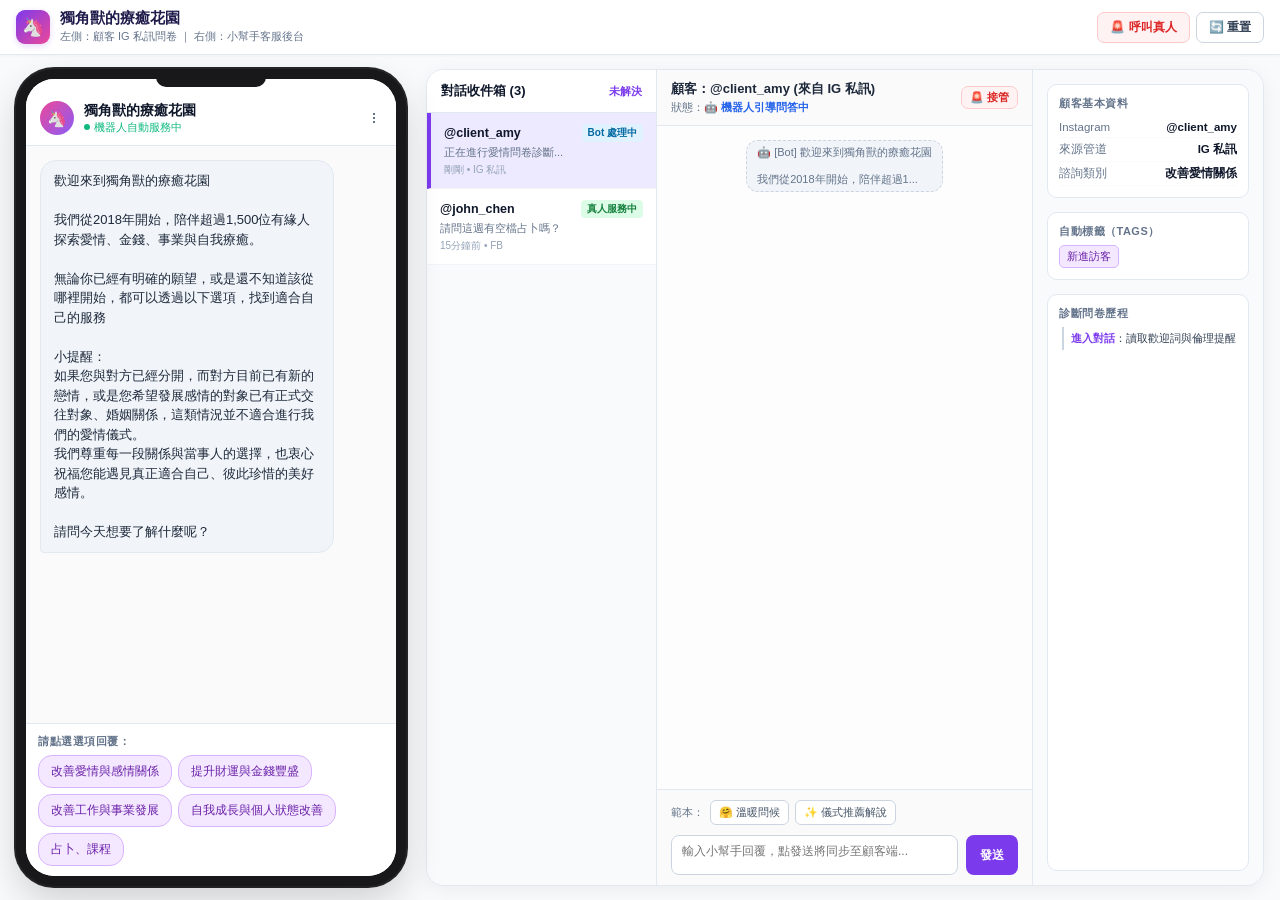
<file: Demo.html>
<!DOCTYPE html>
<html lang="zh-TW">
<head>
    <meta charset="UTF-8">
    <meta name="viewport" content="width=device-width, initial-scale=1.0, maximum-scale=1.0, user-scalable=no, viewport-fit=cover">
    <title>獨角獸的療癒花園 - 客服機器人展示</title>
    <style>
        :root {
            --primary: #7c3aed;
            --primary-light: #f5f3ff;
            --primary-hover: #6d28d9;
            --secondary: #ec4899;
            --bg-gray: #f8fafc;
            --text-main: #0f172a;
            --text-sub: #64748b;
            --border: #e2e8f0;
            --ig-bubble-bot: #f1f5f9;
            --ig-bubble-user: #8b5cf6;
        }

        * {
            box-sizing: border-box;
            margin: 0;
            padding: 0;
            font-family: -apple-system, BlinkMacSystemFont, "Segoe UI", Roboto, Helvetica, Arial, sans-serif;
            -webkit-tap-highlight-color: transparent;
        }

        body {
            background-color: var(--bg-gray);
            color: var(--text-main);
            min-height: 100vh;
            display: flex;
            flex-direction: column;
            overflow-x: hidden;
        }

        /* 頂部簡潔品牌列 */
        header {
            background: #ffffff;
            border-bottom: 1px solid var(--border);
            padding: 10px 16px;
            display: flex;
            justify-content: space-between;
            align-items: center;
            box-shadow: 0 1px 3px rgba(0,0,0,0.03);
            position: sticky;
            top: 0;
            z-index: 100;
        }

        .brand-area {
            display: flex;
            align-items: center;
            gap: 10px;
        }

        .brand-icon {
            width: 34px;
            height: 34px;
            border-radius: 9px;
            background: linear-gradient(135deg, #7c3aed, #ec4899);
            display: flex;
            align-items: center;
            justify-content: center;
            font-size: 18px;
            color: white;
            box-shadow: 0 2px 6px rgba(124, 58, 237, 0.2);
            flex-shrink: 0;
        }

        .brand-title h1 {
            font-size: 14.5px;
            font-weight: 700;
            color: #1e1b4b;
            line-height: 1.2;
        }

        .brand-title p {
            font-size: 11px;
            color: var(--text-sub);
            margin-top: 2px;
        }

        .header-actions {
            display: flex;
            align-items: center;
            gap: 6px;
        }

        .btn {
            padding: 6px 12px;
            border-radius: 7px;
            font-size: 12px;
            font-weight: 600;
            cursor: pointer;
            transition: all 0.15s;
            display: inline-flex;
            align-items: center;
            gap: 5px;
            border: none;
            white-space: nowrap;
        }

        .btn-outline {
            background: white;
            border: 1px solid #cbd5e1;
            color: #334155;
        }

        .btn-outline:active {
            background: #f1f5f9;
        }

        .btn-alert {
            background: #fef2f2;
            color: #dc2626;
            border: 1px solid #fecaca;
        }

        .btn-alert:active {
            background: #fee2e2;
        }

        /* 手機專屬：視角切換器 (Segmented Control) */
        .mobile-view-switcher {
            display: none;
            background: #ffffff;
            padding: 6px 14px;
            border-bottom: 1px solid var(--border);
            position: sticky;
            top: 55px;
            z-index: 90;
        }

        .switcher-box {
            display: flex;
            background: #f1f5f9;
            padding: 3px;
            border-radius: 9px;
            position: relative;
        }

        .switcher-tab {
            flex: 1;
            text-align: center;
            padding: 7px 0;
            font-size: 12.5px;
            font-weight: 600;
            color: #64748b;
            border-radius: 7px;
            cursor: pointer;
            transition: all 0.2s;
            display: flex;
            align-items: center;
            justify-content: center;
            gap: 6px;
            position: relative;
        }

        .switcher-tab.active {
            background: #ffffff;
            color: var(--primary);
            box-shadow: 0 1px 3px rgba(0,0,0,0.08);
        }

        .badge-dot {
            width: 7px;
            height: 7px;
            background: #ef4444;
            border-radius: 50%;
            display: none;
        }

        .badge-dot.show {
            display: inline-block;
            animation: pulse 1.5s infinite;
        }

        /* 浮動提示 Toast */
        .toast-banner {
            display: none;
            position: fixed;
            top: 105px;
            left: 50%;
            transform: translateX(-50%);
            background: #1e1b4b;
            color: white;
            padding: 9px 16px;
            border-radius: 30px;
            font-size: 12px;
            font-weight: 500;
            box-shadow: 0 8px 20px rgba(0,0,0,0.2);
            z-index: 1000;
            align-items: center;
            gap: 10px;
            cursor: pointer;
            animation: slideDown 0.3s ease;
            max-width: 90%;
        }

        @keyframes slideDown {
            from { transform: translate(-50%, -15px); opacity: 0; }
            to { transform: translate(-50%, 0); opacity: 1; }
        }

        .toast-btn {
            background: var(--secondary);
            color: white;
            padding: 3px 8px;
            border-radius: 12px;
            font-size: 11px;
            font-weight: 700;
        }

        /* 主容器 */
        main {
            flex: 1;
            max-width: 1560px;
            width: 100%;
            margin: 0 auto;
            padding: 14px 16px;
            display: grid;
            grid-template-columns: 390px 1fr;
            gap: 20px;
            align-items: stretch;
            height: calc(100vh - 75px);
            min-height: 650px;
        }

        /* 左側：手機外框 (Instagram DM) */
        .phone-mockup {
            background: #18181b;
            border-radius: 38px;
            padding: 10px;
            box-shadow: 0 16px 36px rgba(0,0,0,0.16), 0 0 0 2px #27272a;
            position: relative;
            display: flex;
            flex-direction: column;
            height: 100%;
        }

        .phone-inner {
            flex: 1;
            background: #ffffff;
            border-radius: 28px;
            overflow: hidden;
            display: flex;
            flex-direction: column;
            position: relative;
        }

        .phone-notch {
            height: 18px;
            background: #18181b;
            width: 110px;
            margin: 0 auto;
            border-bottom-left-radius: 10px;
            border-bottom-right-radius: 10px;
            position: absolute;
            top: 0;
            left: 50%;
            transform: translateX(-50%);
            z-index: 10;
        }

        .ig-header {
            padding: 22px 14px 10px;
            border-bottom: 1px solid var(--border);
            display: flex;
            align-items: center;
            justify-content: space-between;
            background: #fff;
            flex-shrink: 0;
        }

        .ig-profile {
            display: flex;
            align-items: center;
            gap: 10px;
        }

        .ig-avatar {
            width: 34px;
            height: 34px;
            border-radius: 50%;
            background: linear-gradient(135deg, #ec4899, #8b5cf6);
            display: flex;
            align-items: center;
            justify-content: center;
            color: white;
            font-size: 16px;
            flex-shrink: 0;
        }

        .ig-name {
            font-size: 13.5px;
            font-weight: 700;
        }

        .ig-status {
            font-size: 11px;
            color: #10b981;
            display: flex;
            align-items: center;
            gap: 4px;
            transition: color 0.3s;
        }

        .ig-status::before {
            content: "";
            display: inline-block;
            width: 6px;
            height: 6px;
            background: #10b981;
            border-radius: 50%;
        }

        .ig-status.human-mode {
            color: #ef4444;
        }

        .ig-status.human-mode::before {
            background: #ef4444;
        }

        .chat-area {
            flex: 1;
            padding: 14px;
            overflow-y: auto;
            display: flex;
            flex-direction: column;
            gap: 10px;
            background: #fafafa;
        }

        .msg-bubble {
            max-width: 86%;
            padding: 10px 13px;
            border-radius: 16px;
            font-size: 13px;
            line-height: 1.5;
            word-break: break-word;
            animation: fadeIn 0.25s ease;
        }

        @keyframes fadeIn {
            from { opacity: 0; transform: translateY(6px); }
            to { opacity: 1; transform: translateY(0); }
        }

        .bot-msg {
            background: var(--ig-bubble-bot);
            color: #1e293b;
            align-self: flex-start;
            border-bottom-left-radius: 4px;
            border: 1px solid #e2e8f0;
            white-space: pre-wrap;
        }

        .user-msg {
            background: var(--ig-bubble-user);
            color: white;
            align-self: flex-end;
            border-bottom-right-radius: 4px;
        }

        .agent-msg {
            background: #fdf2f8;
            color: #9d174d;
            border: 1.5px solid #fbcfe8;
            align-self: flex-start;
            border-bottom-left-radius: 4px;
            box-shadow: 0 2px 6px rgba(244, 63, 94, 0.06);
        }

        .agent-badge {
            display: inline-block;
            font-size: 10px;
            font-weight: 700;
            background: #f43f5e;
            color: white;
            padding: 2px 6px;
            border-radius: 4px;
            margin-bottom: 4px;
        }

        .quick-replies-area {
            padding: 10px 12px;
            background: #fff;
            border-top: 1px solid #e2e8f0;
            display: flex;
            flex-direction: column;
            gap: 6px;
            max-height: 230px;
            overflow-y: auto;
            flex-shrink: 0;
        }

        .qr-label {
            font-size: 11px;
            font-weight: 600;
            color: var(--text-sub);
            letter-spacing: 0.5px;
        }

        .qr-buttons {
            display: flex;
            flex-wrap: wrap;
            gap: 6px;
        }

        .qr-btn {
            background: #f3e8ff;
            color: #6b21a8;
            border: 1px solid #d8b4fe;
            padding: 7px 12px;
            font-size: 12px;
            font-weight: 500;
            border-radius: 14px;
            cursor: pointer;
            transition: all 0.15s;
            text-align: left;
            touch-action: manipulation;
        }

        .qr-btn:active {
            background: #e9d5ff;
            transform: scale(0.98);
        }

        .qr-btn.special-agent {
            background: #fef2f2;
            color: #b91c1c;
            border-color: #fca5a5;
            font-weight: 600;
        }

        .qr-btn.special-agent:active {
            background: #fee2e2;
        }

        .recommend-card {
            background: linear-gradient(135deg, #fdf4ff, #faf5ff);
            border: 1.5px solid #d8b4fe;
            border-radius: 14px;
            padding: 12px;
            margin-top: 6px;
            box-shadow: 0 4px 12px rgba(124, 58, 237, 0.08);
        }

        .recommend-title {
            font-size: 13px;
            font-weight: 700;
            color: #7e22ce;
            display: flex;
            align-items: center;
            gap: 6px;
            margin-bottom: 6px;
        }

        .recommend-body {
            font-size: 12px;
            color: #3b0764;
            line-height: 1.6;
            white-space: pre-wrap;
        }

        /* 右側：真人客服工作台 (Chatwoot 介面風格) */
        .chatwoot-window {
            background: white;
            border-radius: 18px;
            box-shadow: 0 4px 20px rgba(0,0,0,0.06);
            border: 1px solid var(--border);
            height: 100%;
            display: grid;
            grid-template-columns: 230px 1fr 230px;
            overflow: hidden;
        }

        /* 欄 1: 對話收件箱清單 */
        .cw-inbox-col {
            border-right: 1px solid var(--border);
            background: #f8fafc;
            display: flex;
            flex-direction: column;
        }

        .cw-inbox-header {
            padding: 12px 14px;
            border-bottom: 1px solid var(--border);
            font-weight: 700;
            font-size: 13px;
            display: flex;
            justify-content: space-between;
            align-items: center;
            background: #fff;
        }

        .cw-conv-list {
            flex: 1;
            overflow-y: auto;
        }

        .cw-conv-item {
            padding: 11px 13px;
            border-bottom: 1px solid #f1f5f9;
            cursor: pointer;
            transition: all 0.15s;
            background: white;
        }

        .cw-conv-item:active {
            background: #f8fafc;
        }

        .cw-conv-item.active {
            background: #ede9fe;
            border-left: 4px solid var(--primary);
        }

        .cw-conv-name {
            font-size: 12.5px;
            font-weight: 700;
            display: flex;
            justify-content: space-between;
            align-items: center;
        }

        .cw-conv-preview {
            font-size: 11px;
            color: var(--text-sub);
            margin-top: 3px;
            overflow: hidden;
            text-overflow: ellipsis;
            white-space: nowrap;
        }

        .cw-status-badge {
            font-size: 10px;
            padding: 2px 6px;
            border-radius: 4px;
            font-weight: 600;
        }

        .badge-bot {
            background: #e0f2fe;
            color: #0369a1;
        }

        .badge-human-waiting {
            background: #fee2e2;
            color: #b91c1c;
            animation: pulse 1.5s infinite;
        }

        .badge-human-chatting {
            background: #dcfce7;
            color: #15803d;
        }

        @keyframes pulse {
            0% { transform: scale(0.96); opacity: 0.85; }
            50% { transform: scale(1.04); opacity: 1; }
            100% { transform: scale(0.96); opacity: 0.85; }
        }

        /* 欄 2: 中間主對話視窗 */
        .cw-chat-col {
            display: flex;
            flex-direction: column;
            background: #ffffff;
            border-right: 1px solid var(--border);
        }

        .cw-chat-header {
            padding: 10px 14px;
            border-bottom: 1px solid var(--border);
            display: flex;
            justify-content: space-between;
            align-items: center;
            background: #fafafa;
        }

        .cw-user-meta {
            font-size: 13px;
            font-weight: 700;
            color: #1e293b;
        }

        .cw-chat-messages {
            flex: 1;
            padding: 14px;
            overflow-y: auto;
            display: flex;
            flex-direction: column;
            gap: 10px;
            background: #fdfdfd;
        }

        .cw-bubble-system {
            align-self: center;
            background: #f1f5f9;
            color: #64748b;
            font-size: 11px;
            padding: 4px 10px;
            border-radius: 12px;
            border: 1px dashed #cbd5e1;
        }

        .cw-bubble-user {
            align-self: flex-start;
            background: #f1f5f9;
            color: #1e293b;
            padding: 8px 12px;
            border-radius: 10px;
            font-size: 12px;
            max-width: 82%;
            line-height: 1.4;
        }

        .cw-bubble-agent {
            align-self: flex-end;
            background: #ede9fe;
            color: #5b21b6;
            padding: 8px 12px;
            border-radius: 10px;
            font-size: 12px;
            max-width: 82%;
            line-height: 1.4;
            border: 1px solid #ddd6fe;
        }

        .cw-composer {
            padding: 10px 14px;
            border-top: 1px solid var(--border);
            display: flex;
            flex-direction: column;
            gap: 6px;
            background: #fafafa;
        }

        .cw-quick-canned {
            display: flex;
            gap: 6px;
            overflow-x: auto;
            padding-bottom: 4px;
            -webkit-overflow-scrolling: touch;
        }

        .canned-btn {
            background: white;
            border: 1px solid #cbd5e1;
            color: #475569;
            padding: 4px 8px;
            border-radius: 6px;
            font-size: 11px;
            cursor: pointer;
            white-space: nowrap;
        }

        .canned-btn:active {
            background: #f1f5f9;
        }

        .cw-input-box {
            display: flex;
            gap: 8px;
        }

        .cw-textarea {
            flex: 1;
            border: 1px solid #cbd5e1;
            border-radius: 8px;
            padding: 7px 10px;
            font-size: 12px;
            resize: none;
            height: 40px;
            outline: none;
        }

        .cw-textarea:focus {
            border-color: var(--primary);
        }

        .cw-send-btn {
            background: var(--primary);
            color: white;
            border: none;
            border-radius: 8px;
            padding: 0 14px;
            font-size: 12px;
            font-weight: 600;
            cursor: pointer;
            transition: background 0.15s;
        }

        .cw-send-btn:active {
            background: var(--primary-hover);
        }

        /* 欄 3: 顧客檔案與自動收集標籤 */
        .cw-profile-col {
            padding: 14px;
            background: #f8fafc;
            overflow-y: auto;
            font-size: 12px;
            display: flex;
            flex-direction: column;
            gap: 14px;
        }

        .cw-profile-card {
            background: white;
            border: 1px solid var(--border);
            border-radius: 10px;
            padding: 11px;
        }

        .cw-profile-card h5 {
            font-size: 11px;
            text-transform: uppercase;
            color: var(--text-sub);
            margin-bottom: 6px;
            letter-spacing: 0.5px;
            display: flex;
            justify-content: space-between;
        }

        .cw-attr-row {
            display: flex;
            justify-content: space-between;
            padding: 4px 0;
            border-bottom: 1px solid #f8fafc;
            font-size: 11.5px;
        }

        .cw-attr-label {
            color: var(--text-sub);
        }

        .cw-attr-val {
            font-weight: 600;
            color: var(--text-main);
            text-align: right;
            max-width: 110px;
            word-break: break-all;
        }

        .tag-list {
            display: flex;
            flex-wrap: wrap;
            gap: 5px;
        }

        .user-tag {
            background: #f3e8ff;
            border: 1px solid #d8b4fe;
            color: #6b21a8;
            padding: 3px 7px;
            border-radius: 5px;
            font-size: 11px;
            font-weight: 500;
        }

        .diagnosis-timeline {
            font-size: 11px;
            color: #334155;
            line-height: 1.5;
        }

        .timeline-step {
            padding: 3px 0;
            border-left: 2px solid #cbd5e1;
            padding-left: 7px;
            margin-left: 3px;
            margin-bottom: 3px;
        }

        .timeline-step strong {
            color: var(--primary);
        }

        /* 手機模式專屬客服子頁籤 */
        .agent-mobile-tabs {
            display: none;
            background: #f1f5f9;
            padding: 4px 10px;
            gap: 6px;
            border-bottom: 1px solid var(--border);
        }

        .agent-tab-btn {
            flex: 1;
            border: none;
            background: transparent;
            padding: 6px;
            font-size: 11.5px;
            font-weight: 600;
            color: #64748b;
            border-radius: 6px;
            cursor: pointer;
        }

        .agent-tab-btn.active {
            background: white;
            color: var(--primary);
            box-shadow: 0 1px 2px rgba(0,0,0,0.06);
        }

        /* =======================================================
           關鍵響應式設計：針對手機螢幕 (< 900px) 自動優化
           ======================================================= */
        @media (max-width: 899px) {
            header {
                padding: 8px 12px;
            }

            .brand-title p {
                display: none; /* 手機端節省空間，隱藏次要副標 */
            }

            .mobile-view-switcher {
                display: block; /* 手機端開啟視角切換器 */
            }

            main {
                display: block;
                padding: 0;
                margin: 0;
                height: calc(100vh - 105px);
                min-height: auto;
            }

            /* 手機端：移除黑色外殼，讓顧客視角如同真正的原生 IG App */
            .phone-mockup {
                width: 100% !important;
                height: 100% !important;
                border-radius: 0 !important;
                padding: 0 !important;
                background: #ffffff !important;
                box-shadow: none !important;
            }

            .phone-notch {
                display: none !important; /* 手機端不需要假的黑色瀏海 */
            }

            .phone-inner {
                border-radius: 0 !important;
                height: 100% !important;
            }

            .ig-header {
                padding: 10px 14px !important;
            }

            /* 手機端客服後台改造為單欄可切換 */
            .chatwoot-window {
                width: 100% !important;
                height: 100% !important;
                border-radius: 0 !important;
                border: none !important;
                box-shadow: none !important;
                display: flex !important;
                flex-direction: column !important;
            }

            .agent-mobile-tabs {
                display: flex !important;
            }

            .cw-inbox-col {
                display: none !important; /* 手機客服預設收起其他對話清單，專注當前對話 */
            }

            .cw-chat-col {
                flex: 1 !important;
                height: auto !important;
                border-right: none !important;
            }

            .cw-profile-col {
                display: none !important;
                flex: 1 !important;
                height: auto !important;
            }

            /* 根據切換器顯示或隱藏視角 */
            body.view-customer .phone-mockup {
                display: flex !important;
            }

            body.view-customer .chatwoot-window {
                display: none !important;
            }

            body.view-agent .phone-mockup {
                display: none !important;
            }

            body.view-agent .chatwoot-window {
                display: flex !important;
            }

            /* 客服後台的子頁籤切換 */
            body.view-agent-chat .cw-chat-col {
                display: flex !important;
            }
            body.view-agent-chat .cw-profile-col {
                display: none !important;
            }

            body.view-agent-profile .cw-chat-col {
                display: none !important;
            }
            body.view-agent-profile .cw-profile-col {
                display: flex !important;
            }
        }
    </style>
</head>
<body class="view-customer view-agent-chat">

    <!-- 頂部品牌導航 -->
    <header>
        <div class="brand-area">
            <div class="brand-icon">🦄</div>
            <div class="brand-title">
                <h1>獨角獸的療癒花園</h1>
                <p>左側：顧客 IG 私訊問卷 ｜ 右側：小幫手客服後台</p>
            </div>
        </div>
        <div class="header-actions">
            <button class="btn btn-alert" onclick="triggerHumanRequest()">🚨 呼叫真人</button>
            <button class="btn btn-outline" onclick="restartDemo()">🔄 重置</button>
        </div>
    </header>

    <!-- 手機專屬：視角切換器 (顧客手機 vs 客服後台) -->
    <div class="mobile-view-switcher">
        <div class="switcher-box">
            <div class="switcher-tab active" id="tabCustomer" onclick="switchMobileView('customer')">
                <span>📱 顧客 IG 私訊</span>
            </div>
            <div class="switcher-tab" id="tabAgent" onclick="switchMobileView('agent')">
                <span>👩‍💼 小幫手後台</span>
                <span class="badge-dot" id="agentBadgeDot"></span>
            </div>
        </div>
    </div>

    <!-- 跨視角動態提示浮窗 (Toast) -->
    <div class="toast-banner" id="toastBanner" onclick="onToastClick()">
        <span id="toastText">🚨 客戶呼叫真人！</span>
        <span class="toast-btn" id="toastBtnText">切換查看</span>
    </div>

    <main>
        <!-- 左側：手機外框 (Instagram DM) -->
        <div class="phone-mockup">
            <div class="phone-notch"></div>
            <div class="phone-inner">
                <div class="ig-header">
                    <div class="ig-profile">
                        <div class="ig-avatar">🦄</div>
                        <div>
                            <div class="ig-name">獨角獸的療癒花園</div>
                            <div class="ig-status" id="igStatusText">機器人自動服務中</div>
                        </div>
                    </div>
                    <div style="font-size: 16px; color: #64748b; cursor: pointer; padding: 4px;" onclick="restartDemo()">⋮</div>
                </div>

                <div class="chat-area" id="chat"></div>

                <!-- 快速回覆按鈕區 -->
                <div class="quick-replies-area" id="quickReplies">
                    <div class="qr-label">請點選選項回覆：</div>
                    <div class="qr-buttons" id="qrButtons"></div>
                </div>
            </div>
        </div>

        <!-- 右側：真人客服工作台 (Chatwoot 介面風格) -->
        <div class="chatwoot-window">
            <!-- 手機專用客服子切換頁籤 -->
            <div class="agent-mobile-tabs">
                <button class="agent-tab-btn active" id="btnAgentChat" onclick="switchAgentSubTab('chat')">💬 即時對話與回覆</button>
                <button class="agent-tab-btn" id="btnAgentProfile" onclick="switchAgentSubTab('profile')">🏷️ 顧客標籤與歷程</button>
            </div>

            <!-- 欄 1: 對話收件箱清單 (電腦版顯示) -->
            <div class="cw-inbox-col">
                <div class="cw-inbox-header">
                    <span>對話收件箱 (3)</span>
                    <span style="font-size: 11px; color: var(--primary); font-weight: 600;">未解決</span>
                </div>
                <div class="cw-conv-list">
                    <div class="cw-conv-item active">
                        <div class="cw-conv-name">
                            <span>@client_amy</span>
                            <span class="cw-status-badge badge-bot" id="cwConvBadge">Bot 處理中</span>
                        </div>
                        <div class="cw-conv-preview" id="cwConvPreview">正在進行愛情問卷診斷...</div>
                        <div style="font-size: 10px; color: #94a3b8; margin-top: 3px;">剛剛 • IG 私訊</div>
                    </div>

                    <div class="cw-conv-item">
                        <div class="cw-conv-name">
                            <span>@john_chen</span>
                            <span class="cw-status-badge badge-human-chatting">真人服務中</span>
                        </div>
                        <div class="cw-conv-preview">請問這週有空檔占卜嗎？</div>
                        <div style="font-size: 10px; color: #94a3b8; margin-top: 3px;">15分鐘前 • FB</div>
                    </div>
                </div>
            </div>

            <!-- 欄 2: 中間對話視窗與真人回覆框 -->
            <div class="cw-chat-col">
                <div class="cw-chat-header">
                    <div>
                        <div class="cw-user-meta">顧客：@client_amy (來自 IG 私訊)</div>
                        <div style="font-size: 11px; color: #64748b; margin-top: 2px;">
                            狀態：<span id="cwHeaderStatus" style="font-weight: 600; color: #2563eb;">🤖 機器人引導問答中</span>
                        </div>
                    </div>
                    <button class="btn btn-alert" style="font-size: 11px; padding: 3px 8px;" onclick="takeoverByAgent()">🚨 接管</button>
                </div>

                <div class="cw-chat-messages" id="cwChatMessages"></div>

                <!-- 客服輸入框與快速回覆模板 -->
                <div class="cw-composer">
                    <div class="cw-quick-canned">
                        <span style="font-size: 11px; color: #64748b; align-self: center;">範本：</span>
                        <button class="canned-btn" onclick="applyCanned('您好！我是小幫手佩佩，看到您目前的感情狀況，想先抱抱您，請問有什麼想跟小幫手聊聊嗎？')">🤗 溫暖問候</button>
                        <button class="canned-btn" onclick="applyCanned('收到您的願望！這項能量補充儀式在我們學員中反饋非常好，通常2-3週會有明顯的氛圍改變喔！')">✨ 儀式推薦解說</button>
                    </div>

                    <div class="cw-input-box">
                        <textarea class="cw-textarea" id="agentInput" placeholder="輸入小幫手回覆，點發送將同步至顧客端..."></textarea>
                        <button class="cw-send-btn" onclick="sendAgentMessage()">發送</button>
                    </div>
                </div>
            </div>

            <!-- 欄 3: 顧客檔案與自動收集標籤 -->
            <div class="cw-profile-col">
                <div class="cw-profile-card">
                    <h5>顧客基本資料</h5>
                    <div class="cw-attr-row">
                        <span class="cw-attr-label">Instagram</span>
                        <span class="cw-attr-val">@client_amy</span>
                    </div>
                    <div class="cw-attr-row">
                        <span class="cw-attr-label">來源管道</span>
                        <span class="cw-attr-val">IG 私訊</span>
                    </div>
                    <div class="cw-attr-row">
                        <span class="cw-attr-label">諮詢類別</span>
                        <span class="cw-attr-val" id="profileCategory">改善愛情關係</span>
                    </div>
                </div>

                <div class="cw-profile-card">
                    <h5>自動標籤（Tags）</h5>
                    <div class="tag-list" id="profileTags">
                        <span class="user-tag">新進訪客</span>
                    </div>
                </div>

                <div class="cw-profile-card" style="flex: 1;">
                    <h5>診斷問卷歷程</h5>
                    <div class="diagnosis-timeline" id="profileTimeline">
                        <div class="timeline-step"><strong>進入對話</strong>：讀取歡迎詞與倫理提醒</div>
                    </div>
                </div>
            </div>
        </div>
    </main>

    <script>
        const FLOW_DATA = {"welcome_message": "歡迎來到獨角獸的療癒花園\n\n我們從2018年開始，陪伴超過1,500位有緣人探索愛情、金錢、事業與自我療癒。\n\n無論你已經有明確的願望，或是還不知道該從哪裡開始，都可以透過以下選項，找到適合自己的服務\n\n小提醒：\n如果您與對方已經分開，而對方目前已有新的戀情，或是您希望發展感情的對象已有正式交往對象、婚姻關係，這類情況並不適合進行我們的愛情儀式。\n我們尊重每一段關係與當事人的選擇，也衷心祝福您能遇見真正適合自己、彼此珍惜的美好感情。\n\n請問今天想要了解什麼呢？", "main_menu": ["改善愛情與感情關係", "提升財運與金錢豐盛", "改善工作與事業發展", "自我成長與個人狀態改善", "占卜、課程"], "love_relationships": [{"category_name": "已婚", "q1": {"title": "請問你目前最希望改善婚姻中的哪個部分？", "options": ["夫妻感情冷淡、缺乏親密感", "經常爭吵、溝通不順暢", "缺乏信任、安全感不足", "希望增加甜蜜、浪漫與幸福感", "希望伴侶更重視自己、願意付出", "第三者介入或外界干擾", "希望婚姻更加穩定、長久", "對方提出離婚、關係面臨危機"]}, "q2": {"title": "為了更了解你們目前的婚姻狀況，請問你們現在的相處模式是？", "options": ["目前同住，每天都有互動", "目前同住，但很少交流", "因工作或其他原因分隔兩地", "已經分居，但仍有聯絡", "已經分居，幾乎沒有聯絡", "正在討論分居或離婚", "親友介入、干擾婚姻"]}, "q3": {"title": "請問你們目前的婚姻問題，已經持續多久了？", "options": ["一個月以內", "一至三個月", "三至六個月", "半年至一年", "一至三年", "三至五年", "五年以上", "從結婚前就一直存在"]}, "q4": {"title": "如果婚姻關係能夠朝著你期待的方向改善，你最希望實現什麼願望？", "wishes": [{"option": "重新找回戀愛時的甜蜜與浪漫", "recommendation": "推薦產品：\n\n親密愛人小儀式\n30天主題式能量補充（雙方）：感情升溫／關係和諧／關係修復／穩定彼此的情感連結\n30天伴侶關係療癒"}, {"option": "希望伴侶願意共同努力、用心經營婚姻", "recommendation": "推薦產品：\n\n愛情整體關係能量調整\n30天主題式能量補充（雙方）：提升對未來的共識／減少誤會與衝突／關係和諧／關係修復\n30天伴侶關係療癒"}, {"option": "改善溝通，減少爭吵與誤會、找到共識", "recommendation": "推薦產品：\n\n愛情整體關係能量調整\n30天主題式能量補充（雙方）：提升對未來的共識／減少誤會與衝突／溝通順暢／溫柔對待彼此\n30天水星魔法儀式"}, {"option": "修復過去的傷害，重新建立信任與安全感", "recommendation": "推薦產品：\n\n愛情整體關係能量調整\n30天主題式能量補充（雙方）：關係修復／清理負面連結／穩定彼此的情感連結／放下過往心結與疙瘩\n30天伴侶關係療癒"}, {"option": "減少第三者或外界因素對婚姻的干擾", "recommendation": "推薦產品：\n\n愛情整體關係能量調整\n30天主題式能量補充（雙方）：保護關係、避免流言蜚語的介入／清理外界對關係的負向干擾／強化關係中的忠誠／提升對彼此的專一／穩定彼此的情感連結\n30天伴侶關係療癒"}, {"option": "化解離婚危機，讓婚姻重新恢復穩定", "recommendation": "推薦產品：\n\n愛情整體關係能量調整\n30天伴侶關係療癒\n30天水星魔法儀式\n30天土星魔法療癒"}]}}, {"category_name": "交往中，但感情出現問題", "q1": {"title": "請問你們目前最主要的感情問題是什麼？", "options": ["對方變得冷淡、互動減少", "經常爭吵、溝通不順暢", "缺乏信任、容易猜疑", "對方不夠主動、不願意付出", "第三者介入或外界干擾", "感情逐漸變淡、缺乏甜蜜感", "對未來沒有共識、關係停滯", "對方提出分手、關係面臨危機"]}, "q2": {"title": "請問你們目前的互動狀況是？", "options": ["每天都有聯絡，但互動冷淡", "每天都有聯絡，但經常爭吵", "偶爾聯絡，互動明顯減少", "對方經常不讀不回、逃避溝通", "遠距離交往，互動受到影響", "目前處於冷戰或暫時不聯絡", "對方提出暫時分開、需要空間", "為了同樣的問題反覆爭吵，不知道該怎麼處理", "為了邊界感爭吵"]}, "q3": {"title": "請問你們目前的感情問題，已經持續多久了？", "options": ["一個月以內", "一至三個月", "三至六個月", "半年至一年", "一至三年", "三年以上"]}, "q4": {"title": "如果感情能夠朝著你期待的方向發展，你最希望實現什麼願望？", "wishes": [{"option": "感情回溫、關係熱絡", "recommendation": "推薦產品：\n\n感情美滿小儀式\n30天主題式能量補充（雙方）：感情升溫／關係和諧／減少誤會與衝突\n30天伴侶關係療癒"}, {"option": "改善溝通方式，減少爭吵與誤會", "recommendation": "推薦產品：\n\n愛情整體關係能量調整\n30天主題式能量補充（雙方）：溝通順暢／減少誤會與衝突／提升對彼此的包容與理解\n30天水星魔法儀式"}, {"option": "修復過去的心結，重新建立信任與安全感", "recommendation": "推薦產品：\n\n聖光人際關係斷捨離-指定對象\n30天主題式能量補充（雙方）：放下過往心結與疙瘩／清理負面連結／關係修復／信任重建\n30天伴侶關係療癒"}, {"option": "減少第三者或外界因素對感情的干擾", "recommendation": "推薦產品：\n\n聖光人際關係斷捨離-指定對象（第三者）／聖光人際關係斷捨離-不指定對象（清理外界干擾）\n30天主題式能量補充（雙方）：清理外界對關係的負向干擾／保護關係、避免流言蜚語的介入／穩定彼此的情感連結\n30天土星魔法療癒"}, {"option": "希望感情更加穩定，順利進入下一個階段", "recommendation": "推薦產品：\n\n愛情整體關係能量調整\n30天主題式能量補充（雙方）：提升對未來的共識／關係健康發展／順利結婚\n30天伴侶關係療癒"}, {"option": "化解分手危機，讓彼此願意繼續經營感情", "recommendation": "推薦產品：\n\n愛情整體關係能量調整\n30天伴侶關係療癒\n30天水星魔法儀式\n30天土星魔法療癒"}]}}, {"category_name": "已經分手，希望復合", "q1": {"title": "請問你們目前最主要的復合阻礙是什麼？", "options": ["對方已經不願意聯絡", "對方封鎖我、拒絕溝通", "過去經常爭吵、累積許多心結", "第三者介入或外界干擾", "對方已經不愛我、感情變淡", "因為誤會或信任問題而分手", "不清楚對方為什麼提出分手/不願意復合"]}, "q2": {"title": "請問你們分手後，目前的聯絡狀況是？", "options": ["每天都有聯絡互動，相處跟分手前差不多", "偶爾聯絡，對方願意回覆", "偶爾聯絡，但對方態度冷淡", "已經沒有聯絡，但沒有封鎖", "對方已經封鎖我", "對方明確表示不希望再聯絡", "分手後仍然同住或有生活上的往來", "分手後仍然維持性關係", "有共同友人/工作的交集"]}, "q3": {"title": "請問你們已經分手多久了？", "options": ["一週以內", "一週至一個月", "一至三個月", "三至六個月", "半年至一年", "一至三年", "三年以上", "分分合合，已經不只一次分手"]}, "q4": {"title": "如果這段感情有機會重新開始，你目前最希望實現什麼願望？", "wishes": [{"option": "希望對方解除封鎖、恢復聯絡", "recommendation": "推薦產品：\n\n30天主題式能量補充（雙方）：增加聯絡機會／溝通順暢／關係修復／增加復合的契機／增加對彼此的想念\n30天伴侶關係療癒\n30天水星魔法儀式"}, {"option": "希望增加聯絡、重新建立互動", "recommendation": "推薦產品：\n\n愛情整體關係能量調整\n30天主題式能量補充（雙方）：增加聯絡機會／增加相處機會／穩定彼此的情感連結／增加復合的契機\n30天伴侶關係療癒"}, {"option": "希望化解過去的誤會與心結", "recommendation": "推薦產品：\n\n聖光人際關係斷捨離-指定對象\n30天主題式能量補充（雙方）：放下過往心結與疙瘩／清理負面連結／溝通順暢／增加復合的契機\n30天伴侶關係療癒"}, {"option": "希望減少第三者或外界因素的干擾", "recommendation": "推薦產品：\n\n愛情整體關係能量調整\n30天主題式能量補充（雙方）：保護關係、避免流言蜚語的介入／清理外界對關係的負向干擾／強化關係中的忠誠／提升對彼此的專一／穩定彼此的情感連結\n30天伴侶關係療癒"}, {"option": "希望順利復合，重新建立穩定的感情", "recommendation": "推薦產品：\n\n愛情整體關係能量調整\n30天主題式能量補充（雙方）：溝通順暢／穩定彼此的情感連結／提升彼此的愛意／增加復合的轉機／增加復合的契機\n30天伴侶關係療癒"}]}}, {"category_name": "曖昧中，希望進一步發展", "q1": {"title": "請問你目前最希望改善哪個部分？", "options": ["希望增加聊天與見面的機會", "希望確認交往關係", "對方忽冷忽熱、態度不明確", "擔心對方同時與其他人曖昧", "希望彼此更加親密、增加甜蜜感"]}, "q2": {"title": "請問你們目前的互動狀況是？", "options": ["每天聊天，也經常見面", "每天聊天，但很少見面", "偶爾聊天，有時會約會", "大多是我主動聯絡對方", "對方會主動，但忽冷忽熱", "最近互動明顯減少", "已經很久沒有聯絡", "曾經告白過，但被拒絕", "沒有接受對方曾經的告白"]}, "q3": {"title": "請問你們目前的曖昧關係，已經持續多久了？", "options": ["一個月以內", "一至三個月", "三至六個月", "半年至一年", "一至兩年", "兩年以上", "曾經曖昧中斷，最近重新開始互動"]}, "q4": {"title": "你最希望這段曖昧關係接下來有什麼進展？", "wishes": [{"option": "增加聊天、約會與相處的機會", "recommendation": "推薦產品：\n\n精靈魔法療癒儀式\n30天主題式能量補充（雙方）：感情升溫／增加聯絡機會／增加相處機會\n30天伴侶關係療癒"}, {"option": "希望雙方確認心意，順利成為戀人", "recommendation": "推薦產品：\n\n精靈魔法療癒儀式\n30天主題式能量補充（雙方）：穩定彼此的情感連結／關係健康發展／感情升溫\n30天伴侶關係療癒"}, {"option": "關係更親近，有機會確認交往關係", "recommendation": "推薦產品：\n\n愛情整體關係能量調整\n30天主題式能量補充（雙方）：穩定彼此的情感連結／關係健康發展／感情升溫\n30天伴侶關係療癒"}]}}, {"category_name": "單戀，希望對方喜歡自己", "q1": {"title": "請問你目前最希望改善哪個部分？", "options": ["希望對方注意到自己、提升自己對對方的吸引力", "希望增加認識與互動的機會", "希望未來能夠順利交往"]}, "q2": {"title": "請問你和喜歡的人目前是什麼關係？", "options": ["朋友，平常有互動", "同事、同學或生活圈認識的人", "網路認識，尚未實際見面", "認識但不熟悉，很少互動", "經常見面，但沒有私下聯絡", "對方知道我的心意，但沒有明確回應", "對方曾經拒絕我的告白"]}, "q3": {"title": "請問你喜歡對方多久了？", "options": ["一個月以內", "一至三個月", "三至六個月", "半年至一年", "一至兩年", "兩至五年", "五年以上"]}, "q4": {"title": "如果你和喜歡的人能夠有更多發展，你最希望實現什麼願望？", "wishes": [{"option": "增加認識、聊天與相處的機會", "recommendation": "推薦產品：\n\n感情美滿小儀式\n30天主題式能量補充（雙方）：增加相處機會／增加聯絡機會／感情升溫／減少關係裡的內耗\n30天伴侶關係療癒"}, {"option": "提升自己的魅力，讓對方有機會注意到我", "recommendation": "推薦產品：\n\n感情美滿小儀式\n30天主題式能量補充（雙方）：增加對彼此的想念／感情升溫／減少關係裡的內耗\n15天愛情天使祝福能量傳送"}, {"option": "希望彼此有更多單獨約會的機會", "recommendation": "推薦產品：\n\n強效版感情小儀式\n30天主題式能量補充（雙方）：增加相處機會／增加聯絡機會／感情升溫\n15天愛情天使祝福能量傳送"}]}}, {"category_name": "單身，希望遇見理想對象", "q1": {"title": "請問你目前最希望改善哪個部分？", "options": ["吸引適合自己的理想伴侶", "提升個人魅力與吸引力", "改善總是遇到不適合對象的情況", "放下過去感情帶來的影響", "提升自信與感情中的安全感"]}, "q2": {"title": "請問你目前的感情狀態比較接近哪一種？", "options": ["已經單身一段時間，生活圈較少認識新對象", "有認識新對象，但很難發展成穩定關係", "經常遇到不適合或不認真的對象", "有桃花機會，但自己不容易心動", "想談戀愛，但對感情缺乏信心", "過去的感情仍然影響自己", "母胎單身，不知道怎麼開啟戀情"]}, "q3": {"title": "請問你目前已經單身多久了？", "options": ["三個月以內", "三至六個月", "半年至一年", "一至三年", "三至五年", "五年以上", "從來沒有交往經驗"]}, "q4": {"title": "你最希望接下來的感情生活有什麼改變？", "wishes": [{"option": "增加桃花機會，認識更多適合的對象", "recommendation": "推薦產品：\n\n強效版感情小儀式\n30天主題式能量補充（個人）：提升桃花運勢／提升自信心／提升自我價值（配得感）／清理自我毀滅的傾向／愛自己\n30天生命道路校正"}, {"option": "提升個人魅力、自信與吸引力", "recommendation": "推薦產品：\n\n強效版豐盛小儀式\n30天主題式能量補充（個人）：提升桃花運勢／提升自信心／提升自我價值（配得感）／情緒平衡／愛自己\n30天富饒能量調整"}, {"option": "改善反覆遇到不適合對象的情況", "recommendation": "推薦產品：\n\n聖光人際關係斷捨離-不指定對象\n30天主題式能量補充（個人）：將愛的負面信念轉化為正向信念／提升自信心／提升自我價值（配得感）／清理重複卡關的模式／愛自己\n30天生命道路校正"}, {"option": "放下過去的感情傷害，重新敞開心扉", "recommendation": "推薦產品：\n\n聖光人際關係斷捨離-指定對象\n30天主題式能量補充（個人）：提升自信心／提升自我價值（配得感）／消融對自己的詛咒（唱雖自己、總是說自己不好、說很多貶低自己的話）／愛自己／清理負面的預設／清理負面想法與情緒／清理糾結、內耗的循環／清理自我批判的傾向\n30天生命道路校正\n30天土星魔法療癒"}, {"option": "建立健康的感情觀與安全感", "recommendation": "推薦產品：\n\n遠距祝福能量傳送\n30天主題式能量補充（個人）：將愛的負面信念轉化為正向信念／提升自信心／提升自我價值（配得感）／情緒平衡／愛自己\n30天生命道路校正"}, {"option": "提升配得感，吸引善待自己的對象", "recommendation": "推薦產品：\n\n遠距祝福能量傳送\n30天主題式能量補充（個人）：將愛的負面信念轉化為正向信念／提升自信心／提升自我價值（配得感）／提升桃花運勢／愛自己\n30天富饒能量調整"}]}}, {"category_name": "想放下過去的感情", "q1": {"title": "請問你目前的狀態是什麼？", "options": ["還是很想念對方、無法停止思念", "對過去的傷害與委屈耿耿於懷", "無法接受分手或關係結束", "對對方仍然抱有期待", "容易反覆查看對方的動態", "因為過去的感情而失去自信", "害怕再次受傷、不敢開始新感情", "希望徹底放下心結、迎接新戀情"]}, "q2": {"title": "請問過去的感情，對你造成什麼影響？", "options": ["曾經被對方PUA，導致沒自信、不敢再對別人敞開心扉", "過去的陰影影響現在的感情", "想要把重心放在自己身上", "不甘心、無法接受過去的經歷", "對過去產生仇恨值，希望自己能恢復平靜"]}, "q3": {"title": "請問過去這段感情，已經影響你多久了？", "options": ["一個月以內", "一至三個月", "三至六個月", "半年至一年", "一至三年", "三至五年", "五年以上", "雖然已經過去很久，但最近又被觸發"]}, "q4": {"title": "如果能夠慢慢走出過去的感情，你最希望自己有什麼改變？", "wishes": [{"option": "減少對對方的想念與依戀，找回自己的生活", "recommendation": "推薦產品：\n\n聖光人際關係斷捨離-指定對象\n30天主題式能量補充（個人）：減少得失心／提升自信心／提升自我價值（配得感）／將抱怨轉化為祝福／愛自己\n30天生命道路校正"}, {"option": "放下過去的委屈、憤怒與不甘心", "recommendation": "推薦產品：\n\n聖光人際關係斷捨離-指定對象\n30天主題式能量補充（個人）：將愛的負面信念轉化為正向信念／提升自我尊重（提升對自己與他人的對自己的尊重）／提升自我價值（配得感）／將抱怨轉化為祝福／愛自己\n30天土星魔法療癒"}, {"option": "接受關係已經結束，不再反覆期待", "recommendation": "推薦產品：\n\n聖光人際關係斷捨離-指定對象\n30天主題式能量補充（個人）：提升桃花運勢／提升自信心／提升自我價值（配得感）／情緒平衡／愛自己／減少得失心\n30天生命道路校正"}, {"option": "修復過去受傷的自信與自我價值", "recommendation": "推薦產品：\n\n遠距祝福能量傳送\n30天主題式能量補充（個人）：將愛的負面信念轉化為正向信念／提升自信心／提升自我價值（配得感）／情緒平衡／愛自己\n30天生命道路校正"}, {"option": "重新敞開心扉，迎接新的感情", "recommendation": "推薦產品：\n\n感情美滿小儀式\n30天主題式能量補充（個人）：提升桃花運勢／提升自信心／提升自我價值（配得感）／愛自己\n七天強效版能量補充（愛情／大型）"}]}}, {"category_name": "想跟對方和平分手／離婚", "q1": {"title": "請問你目前最希望改善哪個部分？", "options": ["希望對方能夠接受分手／離婚", "希望減少爭吵與情緒衝突", "希望雙方能夠理性溝通、達成共識", "希望順利結束關係、減少糾纏", "希望減少分手／離婚對孩子或家人的影響", "希望放下愧疚、恐懼與心理壓力"]}, "q2": {"title": "請問你們目前的關係進展到哪個階段？", "options": ["我想分開，但還沒有告訴對方", "已經提出分手／離婚，但對方不同意", "雙方都有分開的想法，但尚未達成共識", "對方情緒反應較大，難以好好溝通", "因為孩子、家庭或財務問題而無法順利分開", "已經分開，但對方仍持續聯絡或糾纏", "覺得自己虧欠對方、有愧疚感", "兩人的利益關係難以分割"]}, "q3": {"title": "請問你想結束這段關係的念頭，已經持續多久了？", "options": ["最近一個月才開始有這個想法", "一至三個月", "三至六個月", "半年至一年", "一至三年", "三年以上"]}, "q4": {"title": "如果能夠順利結束這段關係，你最希望達成什麼結果？", "wishes": [{"option": "希望對方理解並接受分手／離婚的決定", "recommendation": "推薦產品：\n\n聖光人際關係斷捨離-指定對象\n30天主題式能量補充（雙方）：順利分手／順利離婚／放下過往心結與疙瘩／清理負面連結／溝通順暢\n30天土星魔法療癒"}, {"option": "減少彼此的爭吵、衝突與情緒傷害", "recommendation": "推薦產品：\n\n聖光人際關係斷捨離-指定對象\n30天主題式能量補充（雙方）：順利分手／順利離婚／放下過往心結與疙瘩／清理負面連結／溝通順暢\n30天土星魔法療癒"}, {"option": "希望雙方能夠理性溝通，達成分開的共識", "recommendation": "推薦產品：\n\n聖光人際關係斷捨離-指定對象\n30天主題式能量補充（雙方）：順利分手／順利離婚／放下過往心結與疙瘩／清理負面連結／溝通順暢／順利和解\n30天土星魔法療癒"}, {"option": "希望順利處理共同生活、家庭與財務問題", "recommendation": "推薦產品：\n\n聖光人際關係斷捨離-指定對象\n30天主題式能量補充（雙方）：順利分手／順利離婚／放下過往心結與疙瘩／清理負面連結／溝通順暢／順利和解\n30天土星魔法療癒"}, {"option": "希望減少分開對孩子及家人的影響", "recommendation": "推薦產品：\n\n聖光人際關係斷捨離-指定對象\n30天主題式能量補充（雙方）：順利分手／順利離婚／放下過往心結與疙瘩／清理負面連結／溝通順暢／順利和解\n30天土星魔法療癒"}, {"option": "希望對方尊重彼此的界線，不再糾纏", "recommendation": "推薦產品：\n\n聖光人際關係斷捨離-指定對象\n30天主題式能量補充（雙方）：順利分手／順利離婚／放下過往心結與疙瘩／清理負面連結／溝通順暢／順利和解\n30天土星魔法療癒"}, {"option": "放下愧疚、恐懼與心理壓力，安心做出決定", "recommendation": "推薦產品：\n\n聖光人際關係斷捨離-指定對象\n30天主題式能量補充（雙方）：順利分手／順利離婚／放下過往心結與疙瘩／清理負面連結／溝通順暢／順利和解\n30天土星魔法療癒"}, {"option": "希望和平結束關係，祝福雙方都能重新開始", "recommendation": "推薦產品：\n\n聖光人際關係斷捨離-指定對象\n30天主題式能量補充（雙方）：順利分手／順利離婚／放下過往心結與疙瘩／清理負面連結／溝通順暢／順利和解\n30天土星魔法療癒"}]}}]};

        let currentCategory = null;
        let isAgentTakeover = false;
        let currentToastTarget = null;

        // 手機端視角切換 (顧客 vs 客服)
        function switchMobileView(view) {
            document.body.classList.remove('view-customer', 'view-agent');
            document.getElementById('tabCustomer').classList.remove('active');
            document.getElementById('tabAgent').classList.remove('active');

            if (view === 'customer') {
                document.body.classList.add('view-customer');
                document.getElementById('tabCustomer').classList.add('active');
            } else {
                document.body.classList.add('view-agent');
                document.getElementById('tabAgent').classList.add('active');
                // 點擊後清除未讀紅點
                document.getElementById('agentBadgeDot').classList.remove('show');
            }
            hideToast();
        }

        // 客服後台的手機子頁籤切換 (對話 vs 標籤檔案)
        function switchAgentSubTab(subTab) {
            document.body.classList.remove('view-agent-chat', 'view-agent-profile');
            document.getElementById('btnAgentChat').classList.remove('active');
            document.getElementById('btnAgentProfile').classList.remove('active');

            if (subTab === 'chat') {
                document.body.classList.add('view-agent-chat');
                document.getElementById('btnAgentChat').classList.add('active');
            } else {
                document.body.classList.add('view-agent-profile');
                document.getElementById('btnAgentProfile').classList.add('active');
            }
        }

        // 浮動提示 Toast 控制
        function showToast(text, btnText, targetView) {
            const toast = document.getElementById('toastBanner');
            document.getElementById('toastText').innerText = text;
            document.getElementById('toastBtnText').innerText = btnText;
            currentToastTarget = targetView;
            toast.style.display = 'flex';
        }

        function hideToast() {
            document.getElementById('toastBanner').style.display = 'none';
        }

        function onToastClick() {
            if (currentToastTarget) {
                switchMobileView(currentToastTarget);
            }
        }

        // 手機端新增訊息
        function addMobileMsg(sender, text, isAgent = false, isHtml = false) {
            const chat = document.getElementById('chat');
            const bubble = document.createElement('div');
            
            if (isAgent) {
                bubble.className = 'msg-bubble agent-msg';
                bubble.innerHTML = `<span class="agent-badge">👩‍💼 真人小幫手佩佩</span><br>${text}`;
            } else {
                bubble.className = 'msg-bubble ' + (sender === 'bot' ? 'bot-msg' : 'user-msg');
                if (isHtml) bubble.innerHTML = text;
                else bubble.innerText = text;
            }
            
            chat.appendChild(bubble);
            chat.scrollTop = chat.scrollHeight;

            // 同步至客服工作台
            syncToAgentDashboard(sender, text, isAgent);
        }

        // 同步訊息至客服工作台
        function syncToAgentDashboard(sender, text, isAgent) {
            const cwBox = document.getElementById('cwChatMessages');
            const bubble = document.createElement('div');

            if (isAgent) {
                bubble.className = 'cw-bubble-agent';
                bubble.innerHTML = `<strong>👩‍💼 小幫手佩佩：</strong> ${text}`;
            } else if (sender === 'user') {
                bubble.className = 'cw-bubble-user';
                bubble.innerHTML = `<strong>@client_amy：</strong> ${text}`;
                document.getElementById('cwConvPreview').innerText = text;
            } else {
                bubble.className = 'cw-bubble-system';
                bubble.innerText = `🤖 [Bot] ${text.length > 30 ? text.substring(0, 30) + '...' : text}`;
            }

            cwBox.appendChild(bubble);
            cwBox.scrollTop = cwBox.scrollHeight;
        }

        // 設定快速回覆按鈕
        function setQuickReplies(buttons, showAgentBtn = true) {
            const container = document.getElementById('qrButtons');
            container.innerHTML = '';
            
            buttons.forEach(btn => {
                const b = document.createElement('button');
                b.className = 'qr-btn';
                b.innerText = btn.label;
                b.onclick = () => btn.action();
                container.appendChild(b);
            });

            if (showAgentBtn) {
                const agentBtn = document.createElement('button');
                agentBtn.className = 'qr-btn special-agent';
                agentBtn.innerText = '🙋 轉接真人小幫手';
                agentBtn.onclick = () => triggerHumanRequest();
                container.appendChild(agentBtn);
            }

            document.getElementById('quickReplies').scrollTop = 0;
        }

        function addTag(tagName) {
            const tagContainer = document.getElementById('profileTags');
            const t = document.createElement('span');
            t.className = 'user-tag';
            t.innerText = tagName;
            tagContainer.appendChild(t);
        }

        function addTimeline(stepName, content) {
            const timeline = document.getElementById('profileTimeline');
            const item = document.createElement('div');
            item.className = 'timeline-step';
            item.innerHTML = `<strong>${stepName}</strong>：${content}`;
            timeline.appendChild(item);
        }

        // 重置演示
        function restartDemo() {
            document.getElementById('chat').innerHTML = '';
            document.getElementById('cwChatMessages').innerHTML = '';
            document.getElementById('profileTags').innerHTML = '<span class="user-tag">新進訪客</span>';
            document.getElementById('profileTimeline').innerHTML = '<div class="timeline-step"><strong>進入對話</strong>：讀取歡迎詞與倫理提醒</div>';
            document.getElementById('profileCategory').innerText = '改善愛情關係';
            
            isAgentTakeover = false;
            document.getElementById('igStatusText').innerText = '機器人自動服務中';
            document.getElementById('igStatusText').classList.remove('human-mode');
            document.getElementById('cwConvBadge').className = 'cw-status-badge badge-bot';
            document.getElementById('cwConvBadge').innerText = 'Bot 處理中';
            document.getElementById('cwHeaderStatus').innerHTML = '🤖 機器人引導問答中';
            document.getElementById('cwHeaderStatus').style.color = '#2563eb';
            document.getElementById('agentBadgeDot').classList.remove('show');
            hideToast();

            // 發送迎賓詞
            addMobileMsg('bot', FLOW_DATA.welcome_message);

            const mainButtons = FLOW_DATA.main_menu.map(item => ({
                label: item,
                action: () => handleMainMenu(item)
            }));

            setQuickReplies(mainButtons, false);
        }

        function handleMainMenu(item) {
            addMobileMsg('user', item);
            addTag(item);
            addTimeline('主選單', item);

            if (item === '改善愛情與感情關係') {
                setTimeout(() => {
                    addMobileMsg('bot', '了解！請告訴我您目前的感情狀態，以利為您推薦最適合的療癒方案：');
                    const catButtons = FLOW_DATA.love_relationships.map(cat => ({
                        label: cat.category_name,
                        action: () => handleSelectCategory(cat)
                    }));
                    setQuickReplies(catButtons, true);
                }, 300);
            } else {
                setTimeout(() => {
                    addMobileMsg('bot', `您選擇了【${item}】，此專區方案目前規劃中，歡迎點選「改善愛情與感情關係」體驗完整問卷！`);
                    restartDemo();
                }, 300);
            }
        }

        function handleSelectCategory(cat) {
            currentCategory = cat;
            addMobileMsg('user', cat.category_name);
            addTag(cat.category_name);
            document.getElementById('profileCategory').innerText = cat.category_name;
            addTimeline('感情狀態', cat.category_name);

            setTimeout(() => {
                addMobileMsg('bot', cat.q1.title);
                const q1Btns = cat.q1.options.map(opt => ({
                    label: opt.length > 20 ? opt.substring(0, 19) + '…' : opt,
                    action: () => handleQ1(opt)
                }));
                setQuickReplies(q1Btns, true);
            }, 300);
        }

        function handleQ1(answer) {
            addMobileMsg('user', answer);
            addTag(answer);
            addTimeline('Q1 核心問題', answer);

            setTimeout(() => {
                addMobileMsg('bot', currentCategory.q2.title);
                const q2Btns = currentCategory.q2.options.map(opt => ({
                    label: opt.length > 20 ? opt.substring(0, 19) + '…' : opt,
                    action: () => handleQ2(opt)
                }));
                setQuickReplies(q2Btns, true);
            }, 300);
        }

        function handleQ2(answer) {
            addMobileMsg('user', answer);
            addTag(answer);
            addTimeline('Q2 相處現況', answer);

            setTimeout(() => {
                addMobileMsg('bot', currentCategory.q3.title);
                const q3Btns = currentCategory.q3.options.map(opt => ({
                    label: opt,
                    action: () => handleQ3(opt)
                }));
                setQuickReplies(q3Btns, true);
            }, 300);
        }

        function handleQ3(answer) {
            addMobileMsg('user', answer);
            addTag(answer);
            addTimeline('Q3 持續時間', answer);

            setTimeout(() => {
                addMobileMsg('bot', currentCategory.q4.title);
                const wishBtns = currentCategory.q4.wishes.map(item => ({
                    label: item.option.length > 20 ? item.option.substring(0, 19) + '…' : item.option,
                    action: () => handleQ4(item)
                }));
                setQuickReplies(wishBtns, true);
            }, 300);
        }

        function handleQ4(wishObj) {
            addMobileMsg('user', wishObj.option);
            addTag('願望：' + wishObj.option);
            addTimeline('Q4 最終願望', wishObj.option);
            addTimeline('推薦方案', wishObj.recommendation.split('\n')[2] || '專屬能量調整');

            setTimeout(() => {
                const cardHtml = `
                    <div class="recommend-card">
                        <div class="recommend-title">✨ 為您量身推薦適合的儀式服務</div>
                        <div class="recommend-body">${wishObj.recommendation}</div>
                        <div style="margin-top: 10px; font-size: 11px; color: #7e22ce;">💌 若想進一步預約或了解細節，可直接點選下方轉接小幫手！</div>
                    </div>
                `;
                addMobileMsg('bot', cardHtml, false, true);

                setQuickReplies([
                    { label: '🔄 重新體驗問卷', action: () => restartDemo() }
                ], true);
            }, 350);
        }

        // 轉接真人小幫手
        function triggerHumanRequest() {
            addMobileMsg('user', '我想轉接真人小幫手諮詢');
            isAgentTakeover = true;

            setTimeout(() => {
                addMobileMsg('bot', '好的！已為您通知線上小幫手，佩佩馬上過來陪伴您～請稍候片刻！');

                document.getElementById('igStatusText').innerText = '👩‍💼 小幫手佩佩已連線';
                document.getElementById('igStatusText').classList.add('human-mode');

                document.getElementById('cwConvBadge').className = 'cw-status-badge badge-human-waiting';
                document.getElementById('cwConvBadge').innerText = '🚨 呼叫真人';

                document.getElementById('cwHeaderStatus').innerHTML = '<span style="color:#dc2626;">🚨 客戶呼叫真人！請在下方輸入回覆</span>';
                addTag('呼叫真人');
                addTimeline('轉接狀態', '客戶點選轉接真人客服');

                // 手機端紅點提示與 Toast 提示切換
                document.getElementById('agentBadgeDot').classList.add('show');
                if (window.innerWidth < 900 && document.body.classList.contains('view-customer')) {
                    showToast('🚨 客戶已呼叫真人！', '切換至後台接管 👉', 'agent');
                }
            }, 300);
        }

        function takeoverByAgent() {
            triggerHumanRequest();
            alert('已將對話切換為真人接手模式！您可以在下方輸入文字並發送給顧客。');
        }

        function applyCanned(text) {
            document.getElementById('agentInput').value = text;
        }

        // 真人發送訊息
        function sendAgentMessage() {
            const input = document.getElementById('agentInput');
            const text = input.value.trim();
            if (!text) return;

            addMobileMsg('agent', text, true);
            input.value = '';

            document.getElementById('cwConvBadge').className = 'cw-status-badge badge-human-chatting';
            document.getElementById('cwConvBadge').innerText = '真人對話中';
            document.getElementById('cwHeaderStatus').innerHTML = '<span style="color:#15803d; font-weight:700;">👩‍💼 由小幫手佩佩接管中</span>';

            // 若在手機端且目前在客服視角，提示切回顧客手機看成果
            if (window.innerWidth < 900 && document.body.classList.contains('view-agent')) {
                showToast('✅ 小幫手已發送回覆！', '切換回手機端查看 👉', 'customer');
            }
        }

        window.onload = function() {
            restartDemo();
        };
    </script>
</body>
</html>
</file>
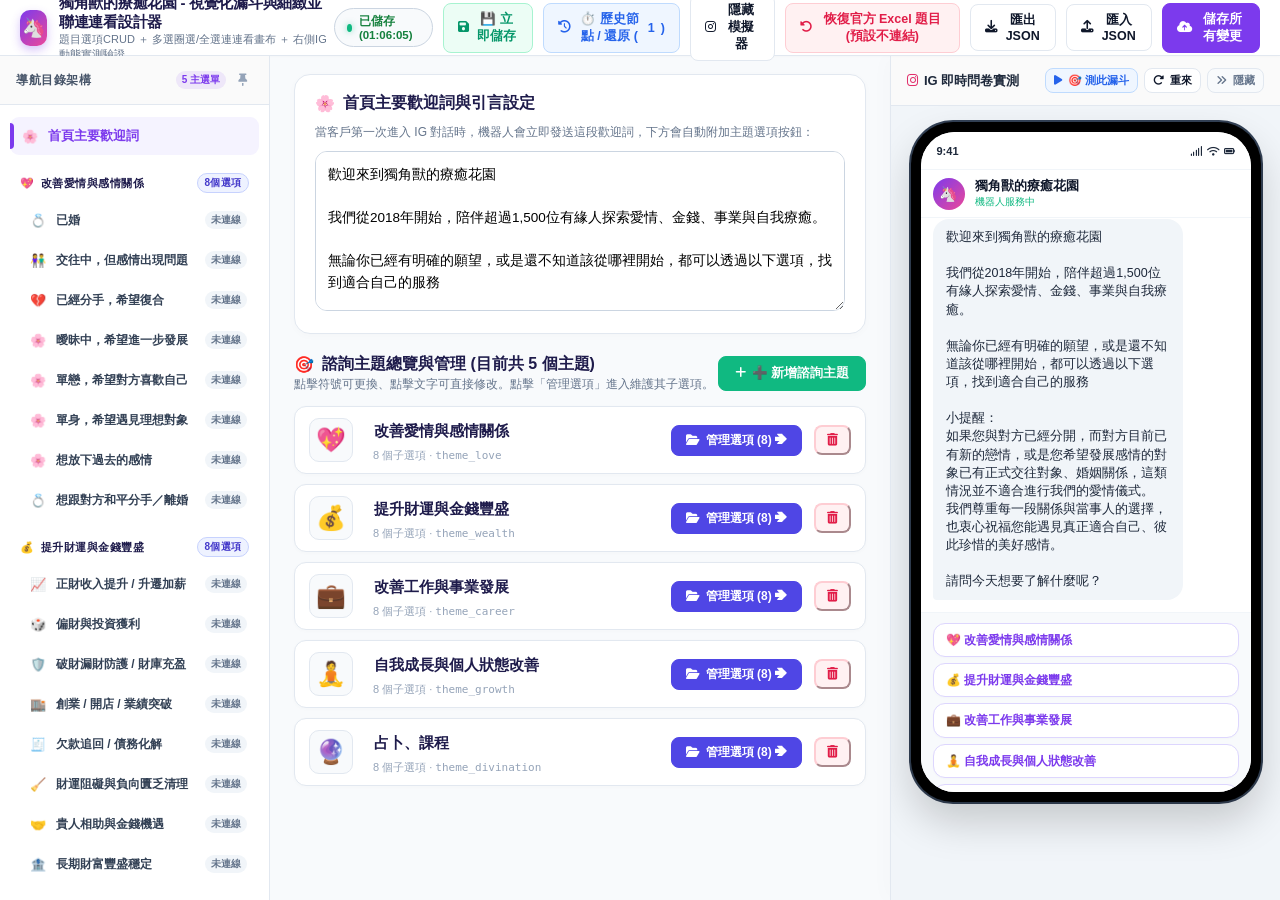
<file: editor.html>
<!DOCTYPE html>
<html lang="zh-TW">
<head>
    <meta charset="UTF-8">
    <meta name="viewport" content="width=device-width, initial-scale=1.0">
    <title>獨角獸的療癒花園 - 視覺化問卷漏斗與細緻並聯連連看設計器</title>
    <link rel="stylesheet" href="https://cdnjs.cloudflare.com/ajax/libs/font-awesome/6.4.0/css/all.min.css">
    <style>
        :root {
            --primary: #7c3aed;
            --primary-light: #f5f3ff;
            --primary-border: #ddd6fe;
            --primary-hover: #6d28d9;
            --accent-pink: #ec4899;
            --accent-emerald: #10b981;
            --accent-amber: #f59e0b;
            --accent-blue: #3b82f6;
            --accent-purple: #8b5cf6;
            --bg-main: #f8fafc;
            --bg-card: #ffffff;
            --text-main: #0f172a;
            --text-sub: #64748b;
            --border: #e2e8f0;
            --sidebar-w: 270px;
            --phone-w: 390px;
        }

        * {
            box-sizing: border-box;
            margin: 0;
            padding: 0;
        }

        body {
            font-family: -apple-system, BlinkMacSystemFont, "PingFang TC", "Microsoft JhengHei", "Segoe UI", Roboto, sans-serif;
            background: var(--bg-main);
            color: var(--text-main);
            height: 100vh;
            overflow: hidden;
            display: flex;
            flex-direction: column;
            user-select: none;
        }

        /* 頂部全域導航列 */
        header.app-header {
            height: 56px;
            background: #ffffff;
            border-bottom: 1px solid var(--border);
            display: flex;
            align-items: center;
            justify-content: space-between;
            padding: 0 20px;
            z-index: 50;
            box-shadow: 0 1px 3px rgba(0,0,0,0.02);
            flex-shrink: 0;
        }

        .header-brand {
            display: flex;
            align-items: center;
            gap: 12px;
        }

        .brand-badge {
            width: 36px;
            height: 36px;
            border-radius: 10px;
            background: linear-gradient(135deg, #7c3aed, #ec4899);
            display: flex;
            align-items: center;
            justify-content: center;
            color: #ffffff;
            font-size: 19px;
            box-shadow: 0 4px 10px rgba(124, 58, 237, 0.3);
        }

        .brand-text h1 {
            font-size: 15px;
            font-weight: 800;
            color: #1e1b4b;
            letter-spacing: -0.3px;
        }

        .brand-text p {
            font-size: 11px;
            color: var(--text-sub);
        }

        .header-actions {
            display: flex;
            align-items: center;
            gap: 10px;
        }

        .btn-header {
            padding: 7px 14px;
            border-radius: 8px;
            font-size: 12.5px;
            font-weight: 600;
            cursor: pointer;
            border: 1px solid var(--border);
            background: #ffffff;
            color: var(--text-main);
            display: inline-flex;
            align-items: center;
            gap: 6px;
            transition: all 0.15s ease;
        }

        .btn-header:hover {
            background: #f1f5f9;
            border-color: #cbd5e1;
        }

        .btn-header.primary {
            background: var(--primary);
            color: #ffffff;
            border-color: var(--primary);
        }

        .btn-header.primary:hover {
            background: var(--primary-hover);
        }

        .btn-header.reset-btn {
            background: #fff1f2;
            color: #e11d48;
            border-color: #fecdd3;
        }

        .btn-header.reset-btn:hover {
            background: #ffe4e6;
        }

        /* 主工作區三欄格局 */
        .app-container {
            display: flex;
            flex: 1;
            height: calc(100vh - 56px);
            overflow: hidden;
            position: relative;
        }

        /* 1. 左側選單結構樹 */
        aside.sidebar-nav {
            width: var(--sidebar-w);
            background: #ffffff;
            border-right: 1px solid var(--border);
            display: flex;
            flex-direction: column;
            flex-shrink: 0;
            overflow: hidden;
        }

        .sidebar-header {
            padding: 14px 16px;
            border-bottom: 1px solid var(--border);
            display: flex;
            align-items: center;
            justify-content: space-between;
            background: #fafafa;
        }

        .sidebar-header h2 {
            font-size: 12px;
            font-weight: 700;
            color: #475569;
            text-transform: uppercase;
            letter-spacing: 0.5px;
        }

        .nav-tree-scroll {
            flex: 1;
            overflow-y: auto;
            padding: 12px 10px;
        }

        .nav-section-label {
            font-size: 11px;
            font-weight: 700;
            color: #94a3b8;
            padding: 8px 10px 4px;
            text-transform: uppercase;
            letter-spacing: 0.5px;
        }

        .nav-item-left {
            display: flex;
            align-items: center;
            gap: 10px;
            padding: 10px 12px;
            border-radius: 9px;
            cursor: pointer;
            font-size: 13px;
            font-weight: 600;
            color: #334155;
            margin-bottom: 3px;
            transition: all 0.15s ease;
            position: relative;
        }

        .nav-item-left:hover {
            background: #f1f5f9;
            color: #0f172a;
        }

        .nav-item-left.active {
            background: var(--primary-light);
            color: var(--primary);
            font-weight: 700;
        }

        .nav-item-left.active::before {
            content: '';
            position: absolute;
            left: 0;
            top: 6px;
            bottom: 6px;
            width: 3.5px;
            background: var(--primary);
            border-radius: 0 4px 4px 0;
        }

        .nav-badge-pill {
            font-size: 10px;
            padding: 2px 6px;
            border-radius: 10px;
            background: rgba(124, 58, 237, 0.1);
            color: var(--primary);
            margin-left: auto;
            font-weight: 700;
        }

        /* 2. 中間工作區 */
        main.funnel-workspace {
            flex: 1;
            overflow-y: auto;
            overflow-x: auto;
            padding: 18px 24px 80px;
            position: relative;
            scroll-behavior: smooth;
        }

        /* 模式切換主頁籤 (Tabs) */
        .workspace-tabs-bar {
            display: flex;
            align-items: center;
            justify-content: space-between;
            background: #ffffff;
            border: 1px solid var(--border);
            border-radius: 16px;
            padding: 8px 12px;
            margin-bottom: 16px;
            box-shadow: 0 2px 10px rgba(0,0,0,0.03);
            gap: 12px;
        }

        .tabs-group {
            display: flex;
            align-items: center;
            gap: 8px;
        }

        .tab-btn {
            padding: 9px 18px;
            border-radius: 12px;
            font-size: 13px;
            font-weight: 700;
            cursor: pointer;
            border: 1px solid transparent;
            background: transparent;
            color: #475569;
            display: inline-flex;
            align-items: center;
            gap: 8px;
            transition: all 0.2s;
        }

        .tab-btn:hover {
            background: #f1f5f9;
            color: #0f172a;
        }

        .tab-btn.active {
            background: var(--primary);
            color: #ffffff;
            box-shadow: 0 4px 12px rgba(124, 58, 237, 0.3);
        }

        .tab-btn.active.tab-wiring {
            background: linear-gradient(135deg, #ec4899, #8b5cf6);
        }

        /* 分類標頭卡片 */
        .category-hero-card {
            background: linear-gradient(135deg, #ffffff, #faf5ff);
            border: 1.5px solid var(--primary-border);
            border-radius: 16px;
            padding: 16px 20px;
            margin-bottom: 16px;
            box-shadow: 0 4px 16px rgba(124, 58, 237, 0.04);
            user-select: text;
        }

        .category-hero-header {
            display: flex;
            align-items: center;
            justify-content: space-between;
            margin-bottom: 8px;
        }

        .category-hero-title-group {
            display: flex;
            align-items: center;
            gap: 12px;
        }

        .category-hero-icon {
            font-size: 22px;
            width: 40px;
            height: 40px;
            border-radius: 10px;
            background: #ffffff;
            border: 1px solid var(--primary-border);
            display: flex;
            align-items: center;
            justify-content: center;
            box-shadow: 0 2px 6px rgba(124, 58, 237, 0.1);
        }

        .category-title-input {
            font-size: 18px;
            font-weight: 800;
            color: #1e1b4b;
            border: 1px solid transparent;
            padding: 4px 8px;
            border-radius: 8px;
            background: transparent;
            transition: all 0.15s;
        }

        .category-title-input:hover, .category-title-input:focus {
            background: #ffffff;
            border-color: var(--primary-border);
            outline: none;
            box-shadow: 0 0 0 3px rgba(124, 58, 237, 0.1);
        }

        .category-hero-intro textarea {
            width: 100%;
            border: 1px solid #e9d5ff;
            background: #ffffff;
            border-radius: 10px;
            padding: 8px 12px;
            font-size: 13px;
            color: #4b5563;
            resize: vertical;
            min-height: 48px;
            line-height: 1.5;
            outline: none;
            font-family: inherit;
        }

        /* ==========================================
           TAB 1：題目與內容編輯區 (純 CRUD，零連線衝突)
           ========================================== */
        .crud-container {
            display: flex;
            flex-direction: column;
            gap: 20px;
            user-select: text;
        }

        .crud-step-card {
            background: #ffffff;
            border: 1.5px solid var(--border);
            border-radius: 16px;
            padding: 18px 20px;
            box-shadow: 0 2px 8px rgba(0,0,0,0.02);
        }

        
        .btn-step-ctrl {
            font-size: 11px;
            font-weight: 700;
            padding: 4px 8px;
            border-radius: 6px;
            border: 1px solid #cbd5e1;
            background: #ffffff;
            color: #475569;
            cursor: pointer;
            display: inline-flex;
            align-items: center;
            gap: 4px;
            transition: all 0.15s ease;
        }
        .btn-step-ctrl:hover:not(:disabled) {
            background: #f8fafc;
            border-color: #94a3b8;
            color: #1e293b;
        }
        .btn-step-ctrl.btn-step-del {
            border-color: #fecdd3;
            color: #e11d48;
            background: #fff1f2;
        }
        .btn-step-ctrl.btn-step-del:hover:not(:disabled) {
            background: #ffe4e6;
            border-color: #fda4af;
        }
        .btn-step-ctrl:disabled {
            opacity: 0.35;
            cursor: not-allowed;
            border-color: #e2e8f0;
            color: #94a3b8;
            background: #f8fafc;
        }

        .crud-step-header {
            display: flex;
            align-items: center;
            justify-content: space-between;
            margin-bottom: 12px;
            padding-bottom: 10px;
            border-bottom: 1px solid #f1f5f9;
        }

        .crud-step-badge {
            font-size: 12px;
            font-weight: 800;
            padding: 4px 10px;
            border-radius: 8px;
            display: inline-flex;
            align-items: center;
            gap: 6px;
        }

        .crud-step-title-input {
            width: 100%;
            font-size: 14px;
            font-weight: 700;
            color: #1e293b;
            border: 1px solid #e2e8f0;
            border-radius: 8px;
            padding: 8px 12px;
            margin-bottom: 12px;
            outline: none;
        }

        .crud-step-title-input:focus {
            border-color: var(--primary);
            box-shadow: 0 0 0 3px rgba(124, 58, 237, 0.1);
        }

        .crud-options-list {
            display: flex;
            flex-direction: column;
            gap: 8px;
            margin-bottom: 12px;
        }

        .crud-option-row {
            display: flex;
            align-items: center;
            gap: 8px;
            background: #f8fafc;
            border: 1px solid #e2e8f0;
            border-radius: 10px;
            padding: 6px 10px;
        }

        .crud-option-num {
            font-size: 11px;
            font-weight: 700;
            color: #94a3b8;
            width: 24px;
            text-align: center;
        }

        .crud-option-input {
            flex: 1;
            font-size: 13px;
            font-weight: 600;
            color: #334155;
            border: 1px solid transparent;
            background: transparent;
            padding: 4px 8px;
            border-radius: 6px;
            outline: none;
        }

        .crud-option-input:focus {
            background: #ffffff;
            border-color: var(--primary-border);
        }

        .crud-btn-del {
            width: 28px;
            height: 28px;
            border-radius: 6px;
            border: none;
            background: transparent;
            color: #94a3b8;
            cursor: pointer;
            display: flex;
            align-items: center;
            justify-content: center;
            transition: all 0.15s;
        }

        .crud-btn-del:hover {
            background: #fee2e2;
            color: #ef4444;
        }

        .crud-btn-add {
            padding: 8px 14px;
            border-radius: 8px;
            font-size: 12px;
            font-weight: 700;
            background: #f1f5f9;
            border: 1px dashed #cbd5e1;
            color: #475569;
            cursor: pointer;
            display: inline-flex;
            align-items: center;
            gap: 6px;
            transition: all 0.15s;
        }

        .crud-btn-add:hover {
            background: #e2e8f0;
            color: #0f172a;
        }

        /* 結論方案庫 CRUD */
        .crud-outcomes-card {
            background: #ffffff;
            border: 1.5px solid #fbcfe8;
            border-radius: 16px;
            padding: 18px 20px;
            box-shadow: 0 4px 16px rgba(236, 72, 153, 0.05);
        }

        .crud-outcome-item {
            background: #fff5f7;
            border: 1px solid #fecdd3;
            border-radius: 12px;
            padding: 14px;
            margin-bottom: 12px;
            display: flex;
            flex-direction: column;
            gap: 8px;
        }

        .crud-outcome-header {
            display: flex;
            align-items: center;
            justify-content: space-between;
            gap: 10px;
        }

        .crud-outcome-title-input {
            flex: 1;
            font-size: 13.5px;
            font-weight: 800;
            color: #be185d;
            border: 1px solid #fda4af;
            background: #ffffff;
            padding: 6px 10px;
            border-radius: 8px;
            outline: none;
        }

        .crud-outcome-textarea {
            width: 100%;
            border: 1px solid #fda4af;
            background: #ffffff;
            border-radius: 8px;
            padding: 8px 10px;
            font-size: 12px;
            color: #374151;
            min-height: 60px;
            outline: none;
            font-family: inherit;
            line-height: 1.45;
        }

        /* ==========================================
           TAB 2：多選圈選組合連連看畫布 (Wiring Canvas)
           ========================================== */
        .wiring-container {
            display: flex;
            flex-direction: column;
            gap: 18px;
            user-select: none;
        }

        /* 路徑建構精靈橫幅 */
        .path-wizard-banner {
            background: linear-gradient(135deg, #fdf2f8, #f5f3ff);
            border: 1.5px solid #ec4899;
            border-radius: 14px;
            padding: 14px 18px;
            display: flex;
            align-items: center;
            justify-content: space-between;
            box-shadow: 0 4px 16px rgba(236, 72, 153, 0.1);
            flex-wrap: wrap;
            gap: 12px;
        }

        /* 連連看主畫布板塊 */
        .pathway-canvas-board {
            background: #ffffff;
            border: 1.5px solid rgba(221, 214, 254, 0.85);
            border-radius: 20px;
            padding: 22px;
            box-shadow: 0 6px 24px rgba(124, 58, 237, 0.06);
            position: relative;
            min-height: 700px;
            display: inline-block;
            min-width: 100%;
        }

        /* 五欄水平並排網格 */
        .pathway-grid {
            display: flex;
            gap: 32px;
            align-items: flex-start;
            position: relative;
            z-index: 2;
        }

        /* 單一步驟欄位卡片 (Column Card) */
        .step-col-card {
            width: 250px;
            flex-shrink: 0;
            background: #fbfbfe;
            border: 1px solid #e0d9fc;
            border-radius: 14px;
            padding: 12px;
            display: flex;
            flex-direction: column;
            gap: 8px;
            position: relative;
            box-shadow: 0 2px 8px rgba(124, 58, 237, 0.03);
            transition: all 0.2s;
        }

        .step-col-card:hover {
            border-color: #c4b5fd;
            background: #ffffff;
        }

        .step-col-card.col-step1 { border-top: 3px solid #3b82f6; }
        .step-col-card.col-step2 { border-top: 3px solid #06b6d4; }
        .step-col-card.col-step3 { border-top: 3px solid #f59e0b; }
        .step-col-card.col-step4 { border-top: 3px solid #a855f7; width: 270px; }
        .step-col-card.col-outcomes {
            width: 300px;
            background: linear-gradient(180deg, #fdf4ff 0%, #ffffff 100%);
            border: 1.5px solid #e9d5ff;
            border-top: 3.5px solid #ec4899;
            box-shadow: 0 4px 18px rgba(236, 72, 153, 0.08);
        }

        .step-col-header {
            display: flex;
            align-items: center;
            justify-content: space-between;
            padding-bottom: 6px;
            border-bottom: 1px dashed #e2e8f0;
        }

        .step-col-badge {
            font-size: 11px;
            font-weight: 800;
            padding: 2px 8px;
            border-radius: 6px;
            display: inline-flex;
            align-items: center;
            gap: 4px;
        }

        /* 🔘 一鍵全選按鈕 (任意選項皆符合) */
        .select-all-pill-btn {
            width: 100%;
            padding: 7px 10px;
            border-radius: 10px;
            font-size: 11.5px;
            font-weight: 700;
            background: #ffffff;
            border: 1.5px dashed #cbd5e1;
            color: #475569;
            cursor: pointer;
            display: flex;
            align-items: center;
            justify-content: center;
            gap: 6px;
            transition: all 0.15s ease;
            margin-bottom: 4px;
        }

        .select-all-pill-btn:hover {
            border-color: #8b5cf6;
            background: #f5f3ff;
            color: #6d28d9;
        }

        .select-all-pill-btn.is-all-selected {
            background: linear-gradient(135deg, #fef3c7, #fef08a);
            border: 1.5px solid #f59e0b;
            color: #92400e;
            box-shadow: 0 2px 8px rgba(245, 158, 11, 0.25);
            font-weight: 800;
        }

        .step-col-qtitle {
            font-size: 12px;
            font-weight: 700;
            color: #1e293b;
            line-height: 1.4;
            background: #ffffff;
            border: 1px solid #e2e8f0;
            border-radius: 8px;
            padding: 6px 8px;
        }

        /* 選項圈選節點卡片 */
        .wiring-option-card {
            background: #ffffff;
            border: 1.5px solid #e2e8f0;
            border-radius: 9px;
            padding: 8px 10px;
            display: flex;
            align-items: center;
            gap: 8px;
            cursor: pointer;
            transition: all 0.15s ease;
            position: relative;
        }

        .wiring-option-card:hover {
            border-color: #8b5cf6;
            background: #faf5ff;
            transform: translateX(2px);
        }

        .wiring-option-card.is-selected {
            background: #f5f3ff !important;
            border-color: #7c3aed !important;
            box-shadow: 0 0 0 2px rgba(124, 58, 237, 0.25);
        }

        .wiring-checkbox {
            width: 16px;
            height: 16px;
            border-radius: 4px;
            border: 1.5px solid #cbd5e1;
            display: flex;
            align-items: center;
            justify-content: center;
            font-size: 10px;
            color: transparent;
            flex-shrink: 0;
            transition: all 0.15s;
            pointer-events: none;
        }

        .wiring-option-card.is-selected .wiring-checkbox {
            background: #7c3aed;
            border-color: #7c3aed;
            color: #ffffff;
        }

        .wiring-option-text {
            font-size: 11.5px;
            font-weight: 600;
            color: #334155;
            line-height: 1.35;
            flex: 1;
            pointer-events: none;
        }

        /* 結論卡片 (Outcome Target Card) */
        .wiring-outcome-card {
            background: #ffffff;
            border: 1.5px solid #e9d5ff;
            border-radius: 12px;
            padding: 12px;
            display: flex;
            flex-direction: column;
            gap: 6px;
            position: relative;
            transition: all 0.2s cubic-bezier(0.4, 0, 0.2, 1);
            box-shadow: 0 2px 6px rgba(0,0,0,0.02);
            cursor: pointer;
        }

        .wiring-outcome-card:hover {
            border-color: #ec4899;
            box-shadow: 0 4px 14px rgba(236, 72, 153, 0.15);
            transform: translateY(-1px);
        }

        .wiring-outcome-card.is-target-selected {
            border-color: #ec4899 !important;
            background: #fff5f7 !important;
            box-shadow: 0 0 0 3px rgba(236, 72, 153, 0.35), 0 6px 20px rgba(236, 72, 153, 0.2) !important;
            transform: scale(1.02);
        }

        .wiring-outcome-title {
            font-size: 12.5px;
            font-weight: 800;
            color: #1e1b4b;
            line-height: 1.35;
            pointer-events: none;
        }

        .wiring-outcome-preview {
            font-size: 11px;
            color: #64748b;
            background: #f8fafc;
            border: 1px solid #f1f5f9;
            border-radius: 8px;
            padding: 6px 10px;
            line-height: 1.4;
            max-height: 60px;
            overflow-y: auto;
            white-space: pre-wrap;
            pointer-events: none;
        }

        /* 滑鼠框選半透明虛線選取框 (Marquee Box) */
        .marquee-selection-box {
            position: absolute;
            border: 1.5px dashed #7c3aed;
            background: rgba(124, 58, 237, 0.12);
            pointer-events: none;
            z-index: 100;
            border-radius: 6px;
        }

        /* SVG 曲線覆蓋層 */
        .pathway-svg-overlay {
            position: absolute;
            top: 0;
            left: 0;
            pointer-events: none;
            z-index: 5;
            overflow: visible;
        }

        .pathway-wire {
            fill: none;
            stroke-width: 2.2;
            transition: all 0.2s ease;
            filter: drop-shadow(0 2px 4px rgba(124, 58, 237, 0.15));
            pointer-events: stroke;
            cursor: pointer;
            opacity: 0.85;
        }

        .pathway-wire:hover, .pathway-wire.wire-active {
            stroke-width: 4.5;
            opacity: 1;
            stroke-dasharray: 8 4;
            animation: flowDash 0.8s linear infinite;
            filter: drop-shadow(0 0 10px rgba(236, 72, 153, 0.8));
        }

        @keyframes flowDash {
            from { stroke-dashoffset: 24; }
            to { stroke-dashoffset: 0; }
        }

        /* 組合路徑矩陣表格 (Pathways Matrix) */
        .pathways-matrix-card {
            background: #ffffff;
            border: 1.5px solid var(--border);
            border-radius: 16px;
            padding: 18px 22px;
            box-shadow: 0 4px 16px rgba(0,0,0,0.02);
        }

        .matrix-header {
            display: flex;
            align-items: center;
            justify-content: space-between;
            margin-bottom: 14px;
        }

        .matrix-title h3 {
            font-size: 14px;
            font-weight: 800;
            color: #1e1b4b;
            display: flex;
            align-items: center;
            gap: 8px;
        }

        .pathways-table {
            width: 100%;
            border-collapse: collapse;
            font-size: 12px;
        }

        .pathways-table th {
            background: #f8fafc;
            color: #475569;
            font-weight: 700;
            text-align: left;
            padding: 10px 12px;
            border-bottom: 1.5px solid var(--border);
        }

        .pathways-table td {
            padding: 10px 12px;
            border-bottom: 1px solid var(--border);
            vertical-align: middle;
            color: #1e293b;
        }

        .pathways-table tr:hover td {
            background: #faf5ff;
        }

        .set-chip {
            display: inline-block;
            padding: 2px 8px;
            border-radius: 6px;
            font-size: 11px;
            font-weight: 600;
            background: #f1f5f9;
            color: #334155;
            border: 1px solid #cbd5e1;
            margin: 1px 2px;
            max-width: 130px;
            overflow: hidden;
            text-overflow: ellipsis;
            white-space: nowrap;
        }

        .set-chip.chip-all {
            background: #fef3c7;
            color: #92400e;
            border-color: #f59e0b;
            font-weight: 800;
        }

        /* 3. 右側即時 IG 模擬器 */
        aside.simulator-panel {
            width: var(--phone-w);
            background: #ffffff;
            border-left: 1px solid var(--border);
            display: flex;
            flex-direction: column;
            flex-shrink: 0;
            overflow: hidden;
            box-shadow: -4px 0 20px rgba(0,0,0,0.02);
        }

        .simulator-header {
            padding: 12px 16px;
            border-bottom: 1px solid var(--border);
            display: flex;
            align-items: center;
            justify-content: space-between;
            background: #fafafa;
        }

        .simulator-header h2 {
            font-size: 13px;
            font-weight: 700;
            color: #1e293b;
            display: flex;
            align-items: center;
            gap: 6px;
        }

        .phone-wrapper {
            flex: 1;
            padding: 16px;
            overflow-y: auto;
            display: flex;
            justify-content: center;
            background: #f1f5f9;
        }

        .phone-mockup {
            width: 100%;
            max-width: 350px;
            height: 680px;
            background: #000000;
            border-radius: 42px;
            padding: 10px;
            box-shadow: 0 20px 40px rgba(0,0,0,0.18), 0 0 0 2px #334155;
            display: flex;
            flex-direction: column;
        }

        .phone-inner {
            flex: 1;
            background: #ffffff;
            border-radius: 34px;
            overflow: hidden;
            display: flex;
            flex-direction: column;
            position: relative;
        }

        .phone-top-bar {
            height: 38px;
            background: #ffffff;
            border-bottom: 1px solid #f1f5f9;
            display: flex;
            align-items: center;
            justify-content: space-between;
            padding: 0 16px;
            font-size: 11px;
            font-weight: 700;
            color: #1e293b;
        }

        .phone-chat-header {
            height: 48px;
            background: #ffffff;
            border-bottom: 1px solid #f1f5f9;
            display: flex;
            align-items: center;
            padding: 0 12px;
            gap: 10px;
        }

        .bot-avatar {
            width: 32px;
            height: 32px;
            border-radius: 50%;
            background: linear-gradient(135deg, #7c3aed, #ec4899);
            display: flex;
            align-items: center;
            justify-content: center;
            color: #ffffff;
            font-size: 15px;
        }

        .bot-profile h4 {
            font-size: 12.5px;
            font-weight: 700;
            color: #0f172a;
        }

        .bot-profile span {
            font-size: 10px;
            color: #10b981;
            display: flex;
            align-items: center;
            gap: 4px;
        }

        .chat-area {
            flex: 1;
            overflow-y: auto;
            padding: 12px;
            display: flex;
            flex-direction: column;
            gap: 10px;
            background: #ffffff;
        }

        .msg-bubble {
            max-width: 82%;
            padding: 9px 13px;
            border-radius: 16px;
            font-size: 12.5px;
            line-height: 1.45;
            word-break: break-word;
        }

        .msg-bubble.bot {
            align-self: flex-start;
            background: #f1f5f9;
            color: #1e293b;
            border-bottom-left-radius: 4px;
            white-space: pre-wrap;
        }

        .msg-bubble.user {
            align-self: flex-end;
            background: var(--primary);
            color: #ffffff;
            border-bottom-right-radius: 4px;
            font-weight: 600;
        }

        .quick-replies-area {
            padding: 10px 12px;
            background: #f8fafc;
            border-top: 1px solid #f1f5f9;
            display: flex;
            flex-direction: column;
            gap: 6px;
            max-height: 180px;
            overflow-y: auto;
        }

        .btn-quick-reply {
            padding: 8px 12px;
            border-radius: 12px;
            background: #ffffff;
            border: 1px solid var(--primary-border);
            color: var(--primary);
            font-size: 12px;
            font-weight: 600;
            text-align: left;
            cursor: pointer;
            transition: all 0.15s;
            box-shadow: 0 1px 2px rgba(0,0,0,0.02);
            line-height: 1.35;
        }

        .btn-quick-reply:hover {
            background: var(--primary-light);
            border-color: var(--primary);
            transform: translateX(2px);
        }

        .recommend-card {
            background: linear-gradient(135deg, #fdf4ff, #faf5ff);
            border: 1.5px solid #d8b4fe;
            border-radius: 14px;
            padding: 12px;
            margin-top: 6px;
            box-shadow: 0 4px 14px rgba(124, 58, 237, 0.08);
        }

        .recommend-title {
            font-size: 13px;
            font-weight: 800;
            color: #6b21a8;
            margin-bottom: 6px;
        }

        .recommend-body {
            font-size: 11.5px;
            color: #374151;
            line-height: 1.5;
            white-space: pre-wrap;
        }

        .unlinked-alert-card {
            background: #fff1f2;
            border: 1.5px dashed #f43f5e;
            border-radius: 14px;
            padding: 12px;
            margin-top: 6px;
        }

        /* 成功吐司訊息 */
        .toast-bubble {
            position: fixed;
            bottom: 24px;
            left: 50%;
            transform: translateX(-50%) translateY(100px);
            background: rgba(15, 23, 42, 0.92);
            color: #ffffff;
            padding: 10px 20px;
            border-radius: 30px;
            font-size: 13px;
            font-weight: 600;
            box-shadow: 0 10px 25px rgba(0,0,0,0.2);
            transition: transform 0.25s cubic-bezier(0.175, 0.885, 0.32, 1.275);
            z-index: 1000;
            pointer-events: none;
            backdrop-filter: blur(8px);
        }

        .toast-bubble.show {
            transform: translateX(-50%) translateY(0);
        }

        /* 階層麵包屑導航 */
        .breadcrumb-bar {
            display: flex;
            align-items: center;
            gap: 8px;
            font-size: 13px;
            font-weight: 600;
            color: #64748b;
            margin-bottom: 16px;
            padding: 9px 14px;
            background: #f8fafc;
            border-radius: 10px;
            border: 1px solid #e2e8f0;
        }
        .breadcrumb-bar a {
            color: #4f46e5;
            text-decoration: none;
            cursor: pointer;
            transition: color 0.15s ease;
        }
        .breadcrumb-bar a:hover {
            color: #3730a3;
            text-decoration: underline;
        }
        .breadcrumb-bar .sep {
            color: #94a3b8;
        }
        .breadcrumb-bar .current {
            color: #1e1b4b;
            font-weight: 700;
        }

        /* 主題與選項卡片網格 */
        .theme-card-grid {
            display: grid;
            grid-template-columns: repeat(auto-fill, minmax(320px, 1fr));
            gap: 16px;
            margin-top: 14px;
        }
        .theme-manage-card {
            background: #ffffff;
            border: 1.5px solid #e2e8f0;
            border-radius: 14px;
            padding: 16px;
            display: flex;
            flex-direction: column;
            justify-content: space-between;
            box-shadow: 0 2px 8px rgba(0,0,0,0.03);
            transition: all 0.2s ease;
        }
        .theme-manage-card:hover {
            border-color: #c7d2fe;
            box-shadow: 0 6px 18px rgba(79, 70, 229, 0.08);
            transform: translateY(-2px);
        }

        .cat-card-grid {
            display: grid;
            grid-template-columns: repeat(auto-fill, minmax(290px, 1fr));
            gap: 14px;
            margin-top: 14px;
        }
        .cat-manage-card {
            background: #ffffff;
            border: 1.5px solid #e2e8f0;
            border-radius: 12px;
            padding: 14px;
            display: flex;
            flex-direction: column;
            justify-content: space-between;
            box-shadow: 0 2px 6px rgba(0,0,0,0.03);
            transition: all 0.2s ease;
        }
        .cat-manage-card:hover {
            border-color: #bfdbfe;
            box-shadow: 0 4px 14px rgba(59, 130, 246, 0.08);
            transform: translateY(-2px);
        }


        /* 自製通用提示框與遮罩 (Custom Modal & Backdrop) */
        .custom-modal-backdrop {
            position: fixed;
            top: 0;
            left: 0;
            width: 100vw;
            height: 100vh;
            background: rgba(15, 23, 42, 0.48);
            backdrop-filter: blur(5px);
            display: flex;
            align-items: center;
            justify-content: center;
            z-index: 99999;
            animation: modalFadeIn 0.18s ease;
        }
        @keyframes modalFadeIn {
            from { opacity: 0; }
            to { opacity: 1; }
        }
        .custom-modal-card {
            background: #ffffff;
            border-radius: 16px;
            padding: 22px 24px;
            width: 90%;
            max-width: 490px;
            box-shadow: 0 20px 50px rgba(15, 23, 42, 0.22);
            border: 1px solid #e2e8f0;
            animation: modalScaleUp 0.18s cubic-bezier(0.16, 1, 0.3, 1);
        }
        @keyframes modalScaleUp {
            from { transform: scale(0.94); opacity: 0; }
            to { transform: scale(1); opacity: 1; }
        }

        /* 簡潔選項與主題列表樣式 (Simplified List & Rows) */
        .options-simplified-list,
        .themes-simplified-list {
            display: flex;
            flex-direction: column;
            gap: 10px;
            margin-top: 12px;
        }
        .option-simple-row,
        .theme-simple-row {
            background: #ffffff;
            border: 1.5px solid #e2e8f0;
            border-radius: 12px;
            padding: 10px 14px;
            display: flex;
            align-items: center;
            gap: 12px;
            box-shadow: 0 1px 4px rgba(0,0,0,0.02);
            transition: all 0.2s ease;
        }
        .option-simple-row:hover,
        .theme-simple-row:hover {
            border-color: #cbd5e1;
            box-shadow: 0 4px 14px rgba(0,0,0,0.06);
            transform: translateY(-1px);
        }
        .simple-icon-btn {
            width: 44px;
            height: 44px;
            border-radius: 10px;
            background: #f8fafc;
            border: 1.5px solid #e2e8f0;
            display: flex;
            align-items: center;
            justify-content: center;
            font-size: 24px;
            cursor: pointer;
            flex-shrink: 0;
            transition: all 0.15s ease;
        }
        .simple-icon-btn:hover {
            background: #ede9fe;
            border-color: #a78bfa;
            transform: scale(1.08);
        }
        .simple-inline-input {
            width: 100%;
            font-size: 15px;
            font-weight: 700;
            color: #1e1b4b;
            border: 1.5px solid transparent;
            border-radius: 6px;
            padding: 5px 8px;
            background: transparent;
            outline: none;
            transition: all 0.2s ease;
            font-family: inherit;
        }
        .simple-inline-input:hover {
            background: #f8fafc;
            border-color: #e2e8f0;
        }
        .simple-inline-input:focus {
            background: #ffffff;
            border-color: #7c3aed;
            box-shadow: 0 0 0 3px rgba(124, 58, 237, 0.12);
        }
        .btn-icon-del {
            background: #fff1f2;
            color: #e11d48;
            border-color: #fecdd3;
            padding: 6px 11px;
            font-size: 12.5px;
            border-radius: 8px;
            cursor: pointer;
            transition: all 0.15s ease;
        }
        .btn-icon-del:hover {
            background: #ffe4e6;
            border-color: #fda4af;
            color: #be123c;
        }


        /* 自動儲存指示燈樣式 */
        .auto-save-status-badge {
            display: inline-flex;
            align-items: center;
            gap: 7px;
            padding: 5px 12px;
            background: #f8fafc;
            border: 1px solid #cbd5e1;
            border-radius: 20px;
            font-size: 11.5px;
            font-weight: 700;
            color: #334155;
            user-select: none;
            transition: all 0.25s ease;
        }
        .save-status-dot {
            width: 8px;
            height: 8px;
            border-radius: 50%;
            display: inline-block;
            transition: all 0.25s ease;
        }
        .save-status-dot.saved {
            background: #10b981;
            box-shadow: 0 0 6px rgba(16, 185, 129, 0.5);
        }
        .save-status-dot.dirty {
            background: #f59e0b;
            box-shadow: 0 0 6px rgba(245, 158, 11, 0.5);
            animation: pulseDirty 1.4s infinite;
        }
        @keyframes pulseDirty {
            0%, 100% { transform: scale(1); opacity: 1; }
            50% { transform: scale(1.25); opacity: 0.55; }
        }

        /* 歷史節點卡片樣式 */
        .checkpoint-item-card:hover {
            border-color: #93c5fd !important;
            box-shadow: 0 4px 12px rgba(59, 130, 246, 0.08);
            transform: translateY(-1px);
        }


        /* 左側導航目錄收合與展開動畫 */
        aside.sidebar-nav {
            width: var(--sidebar-w);
            background: #ffffff;
            border-right: 1px solid var(--border);
            display: flex;
            flex-direction: column;
            flex-shrink: 0;
            overflow: hidden;
            transition: width 0.28s cubic-bezier(0.2, 0, 0.2, 1);
            position: relative;
            z-index: 50;
        }

        /* 左側收合狀態 (縮小成一排圖示列) */
        aside.sidebar-nav.collapsed {
            width: 62px;
        }

        aside.sidebar-nav.collapsed .sidebar-header h2,
        aside.sidebar-nav.collapsed .sidebar-header .nav-badge-pill,
        aside.sidebar-nav.collapsed .nav-section-label span:nth-child(2),
        aside.sidebar-nav.collapsed .nav-section-label .nav-badge-pill,
        aside.sidebar-nav.collapsed .nav-item-left span:nth-child(2),
        aside.sidebar-nav.collapsed .nav-item-left .nav-badge-pill,
        aside.sidebar-nav.collapsed .sidebar-add-btn-text {
            display: none !important;
        }

        aside.sidebar-nav.collapsed .sidebar-header {
            justify-content: center;
            padding: 14px 6px;
        }

        aside.sidebar-nav.collapsed .nav-item-left {
            justify-content: center;
            padding: 10px 0 !important;
            margin: 3px 6px;
            border-radius: 8px;
        }

        aside.sidebar-nav.collapsed .nav-item-left span:first-child {
            font-size: 20px;
            margin: 0;
        }

        aside.sidebar-nav.collapsed .nav-section-label {
            justify-content: center;
            padding: 8px 0 !important;
        }

        aside.sidebar-nav.collapsed .nav-section-label span:first-child {
            font-size: 18px;
        }

        aside.sidebar-nav.collapsed .sidebar-add-btn {
            padding: 8px 0 !important;
            justify-content: center !important;
        }

        /* 釘選按鈕樣式 */
        .pin-toggle-btn {
            background: transparent;
            border: none;
            cursor: pointer;
            padding: 3px 6px;
            border-radius: 4px;
            color: #94a3b8;
            font-size: 12px;
            transition: all 0.15s ease;
        }
        .pin-toggle-btn:hover {
            color: #4f46e5;
            background: #ede9fe;
        }
        .pin-toggle-btn.pinned {
            color: #7c3aed;
            background: #ede9fe;
        }

        /* 右側模擬器面板與收合樣式 */
        aside.simulator-panel {
            width: var(--phone-w);
            background: #ffffff;
            border-left: 1px solid var(--border);
            display: flex;
            flex-direction: column;
            flex-shrink: 0;
            overflow: hidden;
            box-shadow: -4px 0 20px rgba(0,0,0,0.02);
            transition: width 0.28s cubic-bezier(0.2, 0, 0.2, 1), opacity 0.2s ease, border-left 0.2s ease;
        }

        aside.simulator-panel.collapsed {
            width: 0 !important;
            border-left: none !important;
            opacity: 0;
            pointer-events: none;
        }

        /* 右側模擬器浮動展開按鈕 */
        .simulator-floating-toggle {
            position: fixed;
            right: 0;
            top: 50%;
            transform: translateY(-50%);
            background: linear-gradient(135deg, #e1306c, #833ab4);
            color: #ffffff;
            border: none;
            border-radius: 12px 0 0 12px;
            padding: 12px 10px;
            font-size: 12.5px;
            font-weight: 800;
            cursor: pointer;
            box-shadow: -4px 4px 18px rgba(225, 48, 108, 0.35);
            display: flex;
            flex-direction: column;
            align-items: center;
            gap: 6px;
            writing-mode: vertical-rl;
            text-orientation: mixed;
            letter-spacing: 2px;
            z-index: 999;
            transition: all 0.2s ease;
        }
        .simulator-floating-toggle:hover {
            background: linear-gradient(135deg, #c13584, #5851db);
            padding-right: 14px;
            box-shadow: -6px 6px 22px rgba(225, 48, 108, 0.45);
        }


        /* ====== 13. 線路多色彩與浮動刪除按鈕 (v15) ====== */
        .line-delete-floating-popover {
            position: absolute;
            z-index: 120;
            min-width: 250px;
            max-width: 320px;
            background: rgba(255, 255, 255, 0.96);
            backdrop-filter: blur(12px);
            -webkit-backdrop-filter: blur(12px);
            border: 1.5px solid rgba(226, 232, 240, 0.95);
            border-radius: 14px;
            padding: 14px 16px;
            box-shadow: 0 12px 30px -4px rgba(15, 23, 42, 0.18), 0 4px 12px rgba(15, 23, 42, 0.08);
            display: none;
            animation: popoverFadeIn 0.18s cubic-bezier(0.16, 1, 0.3, 1);
            pointer-events: auto;
        }

        @keyframes popoverFadeIn {
            from { opacity: 0; transform: scale(0.92) translateY(6px); }
            to { opacity: 1; transform: scale(1) translateY(0); }
        }

        .line-popover-header {
            display: flex;
            align-items: center;
            justify-content: space-between;
            margin-bottom: 8px;
            padding-bottom: 6px;
            border-bottom: 1px solid #f1f5f9;
        }

        .line-color-dot {
            width: 10px;
            height: 10px;
            border-radius: 50%;
            display: inline-block;
            flex-shrink: 0;
        }

        .line-popover-title {
            font-size: 13px;
            font-weight: 800;
            color: #1e293b;
        }

        .line-popover-close {
            background: transparent;
            border: none;
            color: #94a3b8;
            cursor: pointer;
            font-size: 14px;
            padding: 2px 6px;
            border-radius: 6px;
            transition: all 0.15s;
        }
        .line-popover-close:hover {
            color: #e11d48;
            background: #ffe4e6;
        }

        .line-popover-route {
            font-size: 11.5px;
            color: #475569;
            background: #f8fafc;
            border-radius: 8px;
            padding: 8px 10px;
            line-height: 1.5;
            margin-bottom: 12px;
            word-break: break-all;
            border: 1px solid #edf2f7;
        }

        .btn-delete-single-line {
            width: 100%;
            background: linear-gradient(135deg, #ef4444, #dc2626);
            color: #ffffff;
            border: none;
            border-radius: 8px;
            padding: 8px 12px;
            font-size: 12px;
            font-weight: 700;
            cursor: pointer;
            display: flex;
            align-items: center;
            justify-content: center;
            gap: 6px;
            box-shadow: 0 3px 10px rgba(239, 68, 68, 0.28);
            transition: all 0.18s ease;
        }
        .btn-delete-single-line:hover {
            background: linear-gradient(135deg, #dc2626, #b91c1c);
            transform: translateY(-1px);
            box-shadow: 0 5px 14px rgba(239, 68, 68, 0.38);
        }

        .drafting-lines-bar {
            margin-top: 10px;
            padding-top: 10px;
            border-top: 1px dashed rgba(203, 213, 225, 0.8);
        }

        .line-badge-item {
            display: inline-flex;
            align-items: center;
            gap: 6px;
            background: #ffffff;
            padding: 5px 10px;
            border-radius: 8px;
            box-shadow: 0 1px 4px rgba(0,0,0,0.06);
            cursor: pointer;
            border: 1px solid #e2e8f0;
            font-size: 11.5px;
            transition: all 0.15s ease;
        }
        .line-badge-item:hover {
            background: #f8fafc;
            border-color: #cbd5e1;
            transform: translateY(-1px);
        }
        .line-badge-item.selected {
            background: #eff6ff;
            border-color: #3b82f6;
            box-shadow: 0 0 0 2px rgba(59, 130, 246, 0.2);
        }

        .btn-del-line-chip {
            background: transparent;
            border: none;
            color: #94a3b8;
            cursor: pointer;
            padding: 2px 4px;
            border-radius: 4px;
            font-size: 11px;
            transition: all 0.15s;
            margin-left: 2px;
        }
        .btn-del-line-chip:hover {
            color: #ef4444;
            background: #fee2e2;
        }

        /* 滑鼠懸停全線路流光動畫 (Full-Route Hover Flowing Animation) */
        .pathway-wire.wire-combo-hover {
            stroke-width: 5px !important;
            opacity: 1 !important;
            stroke-dasharray: 8 4 !important;
            animation: flowDash 0.75s linear infinite !important;
            filter: drop-shadow(0 0 8px rgba(255, 255, 255, 0.9)) drop-shadow(0 0 12px currentColor) !important;
        }

        .wire-hover-mode .pathway-wire:not(.wire-combo-hover) {
            opacity: 0.22 !important;
            transition: opacity 0.18s ease;
        }

        /* ====== 14. GOTO 跳轉點樣式 (v16) ====== */
        .crud-goto-select {
            padding: 5px 8px;
            font-size: 11px;
            font-weight: 600;
            color: #475569;
            background: #f8fafc;
            border: 1px solid #cbd5e1;
            border-radius: 8px;
            outline: none;
            cursor: pointer;
            transition: all 0.15s ease;
            max-width: 175px;
        }
        .crud-goto-select:hover {
            border-color: #94a3b8;
            background: #ffffff;
        }
        .crud-goto-select.has-goto {
            background: #eff6ff;
            color: #2563eb;
            border-color: #3b82f6;
            font-weight: 700;
        }

        /* 畫布選項卡片右側跳轉箭頭膠囊按鈕 (極簡省空間，移除 GOTO 字樣) */
        .wiring-goto-pill-btn {
            margin-left: auto;
            padding: 3px 6px;
            font-size: 10px;
            font-weight: 700;
            border-radius: 6px;
            border: 1px solid #e2e8f0;
            background: #f8fafc;
            color: #64748b;
            cursor: pointer;
            display: inline-flex;
            align-items: center;
            justify-content: center;
            gap: 3px;
            transition: all 0.15s ease;
            flex-shrink: 0;
            min-width: 22px;
            height: 22px;
        }
        .wiring-goto-pill-btn:hover {
            background: #eef2ff;
            color: #4f46e5;
            border-color: #c7d2fe;
            transform: scale(1.08);
        }
        .wiring-goto-pill-btn.active-goto {
            background: linear-gradient(135deg, #e0e7ff, #ede9fe);
            color: #4338ca;
            border-color: #818cf8;
            padding: 2px 7px;
            box-shadow: 0 1px 4px rgba(99, 102, 241, 0.2);
            min-width: auto;
        }
        .wiring-goto-pill-btn.active-goto-conclusion {
            background: linear-gradient(135deg, #fef3c7, #fef08a);
            color: #b45309;
            border-color: #f59e0b;
            padding: 2px 7px;
            box-shadow: 0 1px 4px rgba(245, 158, 11, 0.25);
            min-width: auto;
        }

        /* 🔀 GOTO 跳轉選單專屬背景遮罩 (v23 鎖死外層防滾動穿透) */
        .goto-menu-backdrop {
            position: fixed;
            top: 0;
            left: 0;
            width: 100vw;
            height: 100vh;
            background: rgba(15, 23, 42, 0.4);
            backdrop-filter: blur(4px);
            -webkit-backdrop-filter: blur(4px);
            z-index: 99990;
            display: none;
            overscroll-behavior: contain;
            touch-action: none;
        }

        /* 🔀 GOTO 彈出選單 (Popover) (v23 視窗固定居中防裁切、子選項獨立流暢滾動) */
        .goto-popover-menu {
            position: fixed;
            z-index: 99995;
            width: 410px;
            max-width: calc(100vw - 32px);
            max-height: calc(100vh - 40px);
            background: #ffffff;
            border: 1.5px solid rgba(199, 210, 254, 0.95);
            border-radius: 16px;
            padding: 14px 16px;
            box-shadow: 0 24px 60px -8px rgba(15, 23, 42, 0.3), 0 8px 24px rgba(15, 23, 42, 0.1);
            display: none;
            flex-direction: column;
            overflow: hidden;
            animation: popoverFadeIn 0.18s cubic-bezier(0.16, 1, 0.3, 1);
            pointer-events: auto;
            overscroll-behavior: contain;
            touch-action: pan-y;
        }

        .goto-popover-header {
            display: flex;
            align-items: center;
            justify-content: space-between;
            margin-bottom: 6px;
            padding-bottom: 6px;
            border-bottom: 1px solid #f1f5f9;
            flex-shrink: 0;
        }

        .goto-popover-subtitle {
            font-size: 11px;
            color: #64748b;
            margin-bottom: 8px;
            line-height: 1.4;
            flex-shrink: 0;
        }

        .goto-options-list {
            display: flex;
            flex-direction: column;
            gap: 6px;
            flex: 1;
            min-height: 0;
            max-height: min(520px, calc(100vh - 140px));
            overflow-y: auto;
            overflow-x: hidden;
            overscroll-behavior: contain;
            padding-right: 6px;
            -webkit-overflow-scrolling: touch;
        }

        .goto-options-list::-webkit-scrollbar {
            width: 7px;
        }
        .goto-options-list::-webkit-scrollbar-track {
            background: #f1f5f9;
            border-radius: 4px;
        }
        .goto-options-list::-webkit-scrollbar-thumb {
            background: #c7d2fe;
            border-radius: 4px;
        }
        .goto-options-list::-webkit-scrollbar-thumb:hover {
            background: #818cf8;
        }

        .goto-section-divider {
            display: flex;
            align-items: center;
            margin: 6px 0 2px 0;
            font-size: 10px;
            font-weight: 700;
            color: #94a3b8;
            letter-spacing: 0.5px;
            text-transform: uppercase;
        }
        .goto-section-divider::before,
        .goto-section-divider::after {
            content: '';
            flex: 1;
            border-bottom: 1px solid #e2e8f0;
        }
        .goto-section-divider span {
            padding: 0 8px;
        }

        .goto-item {
            display: flex;
            align-items: center;
            gap: 8px;
            padding: 8px 10px;
            border-radius: 8px;
            border: 1px solid transparent;
            cursor: pointer;
            transition: all 0.15s ease;
            background: #f8fafc;
        }
        .goto-item:hover {
            background: #eef2ff;
            border-color: #c7d2fe;
        }
        .goto-item.selected {
            background: #eff6ff;
            border-color: #3b82f6;
            box-shadow: 0 0 0 2px rgba(59, 130, 246, 0.2);
        }

        .goto-item .goto-icon {
            font-size: 15px;
            flex-shrink: 0;
        }
        .goto-item .goto-info {
            display: flex;
            flex-direction: column;
            flex: 1;
            min-width: 0;
        }
        .goto-item .goto-title {
            font-size: 12px;
            font-weight: 700;
            color: #1e293b;
        }
        .goto-item .goto-desc {
            font-size: 10.5px;
            color: #64748b;
        }
        .goto-item .goto-check {
            color: #2563eb;
            font-weight: 800;
            font-size: 13px;
        }

        /* 步驟折疊清單分組 (Accordion Step Groups) */
        .goto-step-group {
            border: 1px solid #e2e8f0;
            border-radius: 9px;
            background: #ffffff;
            overflow: hidden;
            transition: border-color 0.15s ease;
        }
        .goto-step-group:hover {
            border-color: #cbd5e1;
        }
        .goto-step-group-header {
            display: flex;
            align-items: center;
            gap: 8px;
            padding: 8px 11px;
            background: #f8fafc;
            cursor: pointer;
            transition: all 0.15s ease;
            user-select: none;
            min-height: 38px;
        }
        .goto-step-group-header:hover {
            background: #f1f5f9;
        }
        .goto-step-group-header.active-group {
            background: #eef2ff;
            border-left: 3px solid #6366f1;
        }
        .goto-step-pill-tag {
            font-size: 11px;
            font-weight: 800;
            padding: 2px 7px;
            border-radius: 6px;
            background: #e0e7ff;
            color: #4338ca;
            flex-shrink: 0;
            letter-spacing: 0.3px;
        }
        .goto-step-title {
            font-size: 12px;
            font-weight: 700;
            color: #1e293b;
            flex: 1;
            white-space: nowrap;
            overflow: hidden;
            text-overflow: ellipsis;
            min-width: 0;
        }
        .goto-step-meta-pill {
            font-size: 10px;
            font-weight: 700;
            color: #64748b;
            background: #f1f5f9;
            padding: 2px 6px;
            border-radius: 10px;
            flex-shrink: 0;
            border: 1px solid #e2e8f0;
        }
        .goto-step-chevron {
            font-size: 10.5px;
            color: #94a3b8;
            margin-left: 2px;
            transition: transform 0.2s cubic-bezier(0.16, 1, 0.3, 1);
            flex-shrink: 0;
        }
        .goto-step-chevron.expanded {
            transform: rotate(180deg);
            color: #6366f1;
        }

        /* 步驟子選項清單 (v23 支援獨立上下滾動，絕不鎖死) */
        .goto-step-sublist {
            display: none;
            flex-direction: column;
            gap: 3px;
            padding: 6px;
            background: #f8fafc;
            border-top: 1px solid #f1f5f9;
            max-height: 250px;
            overflow-y: auto;
            overflow-x: hidden;
            overscroll-behavior: contain;
            -webkit-overflow-scrolling: touch;
        }
        .goto-step-sublist.open {
            display: flex;
        }
        .goto-step-sublist::-webkit-scrollbar {
            width: 6px;
        }
        .goto-step-sublist::-webkit-scrollbar-track {
            background: #f1f5f9;
            border-radius: 3px;
        }
        .goto-step-sublist::-webkit-scrollbar-thumb {
            background: #cbd5e1;
            border-radius: 3px;
        }
        .goto-step-sublist::-webkit-scrollbar-thumb:hover {
            background: #94a3b8;
        }

        .goto-sub-item {
            display: flex;
            align-items: flex-start;
            gap: 8px;
            padding: 7px 10px;
            border-radius: 7px;
            border: 1px solid #f1f5f9;
            cursor: pointer;
            transition: all 0.12s ease;
            background: #ffffff;
            min-height: 32px;
        }
        .goto-sub-item:hover {
            background: #eef2ff;
            border-color: #c7d2fe;
            transform: translateX(2px);
        }
        .goto-sub-item.selected {
            background: #e0e7ff;
            border-color: #818cf8;
            box-shadow: 0 0 0 1.5px rgba(99, 102, 241, 0.3);
        }
        .goto-sub-badge {
            display: inline-flex;
            align-items: center;
            justify-content: center;
            width: 19px;
            height: 19px;
            border-radius: 50%;
            background: #e0e7ff;
            color: #4338ca;
            font-size: 10.5px;
            font-weight: 800;
            flex-shrink: 0;
            margin-top: 1px;
        }
        .goto-sub-item.selected .goto-sub-badge {
            background: #4338ca;
            color: #ffffff;
        }
        .goto-sub-name {
            font-size: 11.5px;
            font-weight: 600;
            color: #334155;
            flex: 1;
            white-space: normal;
            line-height: 1.35;
            word-break: break-word;
        }
        .goto-sub-item.selected .goto-sub-name {
            color: #3730a3;
            font-weight: 700;
        }
        .goto-sub-item .goto-check {
            color: #4338ca;
            font-weight: 800;
            font-size: 12px;
            margin-left: auto;
            flex-shrink: 0;
            margin-top: 2px;
        }
    </style>


</head>
<body>

    <!-- 頂部功能列 -->
    <header class="app-header">
        <div class="header-brand">
            <div class="brand-badge">🦄</div>
            <div class="brand-text">
                <h1>獨角獸的療癒花園 - 視覺化漏斗與細緻並聯連連看設計器</h1>
                <p>題目選項CRUD ＋ 多選圈選/全選連連看畫布 ＋ 右側IG動態實測驗證</p>
            </div>
        </div>

        <div class="header-actions">
            <!-- 即時防抖與定時自動儲存指示燈 -->
            <div class="auto-save-status-badge" id="autoSaveBadge" title="輸入時 400ms 自動防抖儲存，每 15 秒定期備份">
                <span class="save-status-dot saved" id="saveStatusDot"></span>
                <span class="save-status-text" id="saveStatusText" style="color:#15803d;">已儲存</span>
            </div>

            <!-- 立即儲存按鈕 -->
            <button class="btn-header" style="background:#ecfdf5; color:#059669; border-color:#a7f3d0; font-weight:800;" onclick="saveToStorage(true, true)" title="立即將所有修改（包含新增之步驟 5 以上）儲存至瀏覽器">
                <i class="fa-solid fa-floppy-disk"></i> 💾 立即儲存
            </button>

            <!-- 歷史節點管理按鈕 -->
            <button class="btn-header" style="background:#eff6ff; color:#2563eb; border-color:#bfdbfe; font-weight:700;" onclick="openCheckpointsModal()" title="查看與還原每 30 分鐘自動備份之節點">
                <i class="fa-solid fa-clock-rotate-left"></i> ⏱️ 歷史節點 / 還原 (<span id="checkpointCountBadge">0</span>)
            </button>

            <!-- 顯示/隱藏右側模擬器按鈕 -->
            <button class="btn-header" id="btnHeaderToggleSim" style="font-weight:700;" onclick="toggleSimulatorPanel()" title="顯示或隱藏右側 IG 模擬器以獲得最大編輯空間">
                <i class="fa-brands fa-instagram"></i> <span id="btnHeaderToggleSimText">隱藏模擬器</span>
            </button>

            <button class="btn-header reset-btn" onclick="confirmResetToExcelDefault()">
                <i class="fa-solid fa-rotate-left"></i> 恢復官方 Excel 題目 (預設不連結)
            </button>
            <button class="btn-header" onclick="exportDataJson()">
                <i class="fa-solid fa-download"></i> 匯出 JSON
            </button>
            <button class="btn-header" onclick="document.getElementById('importFileInput').click()">
                <i class="fa-solid fa-upload"></i> 匯入 JSON
            </button>
            <input type="file" id="importFileInput" style="display:none" accept=".json" onchange="importDataJson(event)">
            <button class="btn-header primary" onclick="saveToStorage(true)">
                <i class="fa-solid fa-cloud-arrow-up"></i> 儲存所有變更
            </button>
        </div>
    </header>

    <!-- 主格局 -->
    <div class="app-container">
        <!-- 1. 左側選單 -->
        <aside class="sidebar-nav" id="sidebarNav">
            <div class="sidebar-header">
                <h2>導航目錄架構</h2>
                <div style="display:flex; align-items:center; gap:6px;">
                    <span class="nav-badge-pill" id="treeBadge">5 主選單</span>
                    <button class="pin-toggle-btn" id="btnPinSidebar" onclick="togglePinSidebar(event)" title="點擊釘選固定展開 (目前：滑鼠移開自動收合)">
                        <i class="fa-solid fa-thumbtack"></i>
                    </button>
                </div>
            </div>
            <div class="nav-tree-scroll" id="navTreeContainer">
                <!-- 動態注入目錄樹 -->
            </div>
        </aside>

        <!-- 2. 中間工作區 -->
        <main class="funnel-workspace" id="workspaceScroll">
            <!-- 模式切換主頁籤 (Tabs) -->
            <div class="workspace-tabs-bar" id="workspaceTabsBar">
                <div class="tabs-group">
                    <button class="tab-btn active" id="tabBtnCrud" onclick="switchMainTab('crud')">
                        <i class="fa-solid fa-pen-to-square"></i> 1. 題目與內容管理區 (CRUD)
                    </button>
                    <button class="tab-btn tab-wiring" id="tabBtnWiring" onclick="switchMainTab('wiring')">
                        <i class="fa-solid fa-bezier-curve"></i> 2. 組合路徑連連看畫布 (圈選/全選)
                    </button>
                </div>
                <div style="font-size:12px; color:var(--text-sub);" id="tabStatusHint">
                    ✨ 在此編輯步驟 1~4 題目與結論選項
                </div>
            </div>

            <div class="workspace-content" id="workspaceContent">
                <!-- 動態注入內容 -->
            </div>
        </main>

        <!-- 3. 右側 IG 模擬器 -->
        <aside class="simulator-panel" id="simulatorPanel">
            <div class="simulator-header">
                <h2><i class="fa-brands fa-instagram" style="color:#e1306c;"></i> IG 即時問卷實測</h2>
                <div style="display:flex; gap:6px; align-items:center;">
                    <button class="btn-header" style="padding:4px 8px; font-size:11px; background:#eff6ff; color:#2563eb; border-color:#bfdbfe;" onclick="testCurrentCategoryInPhone()" title="直接從當前編輯的選項步驟開始測試">
                        <i class="fa-solid fa-play"></i> 🎯 測此漏斗
                    </button>
                    <button class="btn-header" style="padding:4px 8px; font-size:11px;" onclick="restartPhoneDemo()" title="從首頁重新開始">
                        <i class="fa-solid fa-rotate-right"></i> 重來
                    </button>
                    <!-- 隱藏模擬器按鈕 -->
                    <button class="btn-header" style="padding:4px 8px; font-size:11px; background:#f8fafc; color:#64748b;" onclick="toggleSimulatorPanel()" title="隱藏模擬器，最大化中間編輯畫布">
                        <i class="fa-solid fa-angles-right"></i> 隱藏
                    </button>
                </div>
            </div>
            <div class="phone-wrapper">
                <div class="phone-mockup">
                    <div class="phone-inner">
                        <div class="phone-top-bar">
                            <span>9:41</span>
                            <div style="display:flex; gap:4px; font-size:10px;">
                                <i class="fa-solid fa-signal"></i>
                                <i class="fa-solid fa-wifi"></i>
                                <i class="fa-solid fa-battery-full"></i>
                            </div>
                        </div>
                        <div class="phone-chat-header">
                            <div class="bot-avatar">🦄</div>
                            <div class="bot-profile">
                                <h4>獨角獸的療癒花園</h4>
                                <span id="phoneStatus">● 機器人服務中</span>
                            </div>
                        </div>
                        <div class="chat-area" id="phoneChatArea">
                            <!-- 對話訊息泡泡 -->
                        </div>
                        <div class="quick-replies-area" id="phoneQuickReplies">
                            <!-- 快速回覆按鈕 -->
                        </div>
                    </div>
                </div>
            </div>
        </aside>

        <!-- 右側模擬器浮動展開按鈕 (當模擬器隱藏時顯現) -->
        <button class="simulator-floating-toggle" id="btnShowSimulator" style="display:none;" onclick="toggleSimulatorPanel()" title="點擊展開 IG 即時問卷實測模擬器">
            <i class="fa-brands fa-instagram" style="font-size:16px;"></i>
            <span>展開模擬器</span>
        </button>
    </div>

    <!-- 吐司通知泡泡 -->
    <div class="toast-bubble" id="toastBubble">已儲存！</div>
    <!-- 自製通用提示框與符號選擇器 (Custom Dialog & Symbol Picker) -->
    <!-- 🔀 GOTO 跳轉選單專屬背景遮罩 (v23 鎖死外層防滾動穿透) -->
    <div class="goto-menu-backdrop" id="gotoMenuBackdrop" style="display:none;" onclick="closeGotoPopover(event)"></div>

    <div class="custom-modal-backdrop" id="customModalBackdrop" style="display:none;" onclick="if(event.target===this)closeCustomModal()">
        <div class="custom-modal-card" id="customModalCard"></div>
    </div>


    <script>
        // ==========================================
        // 資料模型與版本機制 (預設資料不連結)
        // ==========================================
        const DEFAULT_DATA = {"welcome_message": "歡迎來到獨角獸的療癒花園\n\n我們從2018年開始，陪伴超過1,500位有緣人探索愛情、金錢、事業與自我療癒。\n\n無論你已經有明確的願望，或是還不知道該從哪裡開始，都可以透過以下選項，找到適合自己的服務\n\n小提醒：\n如果您與對方已經分開，而對方目前已有新的戀情，或是您希望發展感情的對象已有正式交往對象、婚姻關係，這類情況並不適合進行我們的愛情儀式。\n我們尊重每一段關係與當事人的選擇，也衷心祝福您能遇見真正適合自己、彼此珍惜的美好感情。\n\n請問今天想要了解什麼呢？", "themes": [{"id": "theme_love", "name": "改善愛情與感情關係", "icon": "💖", "message": "歡迎來到感情諮詢專區 🌸\n請選擇您目前遇到的感情狀態：", "categories": [{"id": "cat_0", "name": "已婚", "icon": "💍", "intro_message": "您選擇了【已婚】。為協助您找到最合適的療癒服務，請依序回答以下幾個診斷問題：", "steps": [{"id": "cat_0_s0", "step_number": 1, "step_label": "核心問題診斷", "title": "請問你目前最希望改善婚姻中的哪個部分？", "options": ["夫妻感情冷淡、缺乏親密感", "經常爭吵、溝通不順暢", "缺乏信任、安全感不足", "希望增加甜蜜、浪漫與幸福感", "希望伴侶更重視自己、願意付出", "第三者介入或外界干擾", "希望婚姻更加穩定、長久", "對方提出離婚、關係面臨危機"]}, {"id": "cat_0_s1", "step_number": 2, "step_label": "相處現況診斷", "title": "為了更了解你們目前的婚姻狀況，請問你們現在的相處模式是？", "options": ["目前同住，每天都有互動", "目前同住，但很少交流", "因工作或其他原因分隔兩地", "已經分居，但仍有聯絡", "已經分居，幾乎沒有聯絡", "正在討論分居或離婚", "親友介入、干擾婚姻"]}, {"id": "cat_0_s2", "step_number": 3, "step_label": "持續時間診斷", "title": "請問你們目前的婚姻問題，已經持續多久了？", "options": ["一個月以內", "一至三個月", "三至六個月", "半年至一年", "一至三年", "三至五年", "五年以上", "從結婚前就一直存在"]}, {"id": "cat_0_s3", "step_number": 4, "step_label": "期待願望", "title": "如果婚姻關係能夠朝著你期待的方向改善，你最希望實現什麼願望？", "options": ["重新找回戀愛時的甜蜜與浪漫", "希望伴侶願意共同努力、用心經營婚姻", "改善溝通，減少爭吵與誤會、找到共識", "修復過去的傷害，重新建立信任與安全感", "減少第三者或外界因素對婚姻的干擾", "化解離婚危機，讓婚姻重新恢復穩定"]}], "outcomes": [{"id": "cat_0_out_0", "title": "【推薦方案 1】重新找回戀愛時的甜蜜與浪漫", "is_default": false, "conditions": [], "recommendation": "推薦產品：\n\n親密愛人小儀式\n30天主題式能量補充（雙方）：感情升溫／關係和諧／關係修復／穩定彼此的情感連結\n30天伴侶關係療癒"}, {"id": "cat_0_out_1", "title": "【推薦方案 2】希望伴侶願意共同努力、用心經營婚姻", "is_default": false, "conditions": [], "recommendation": "推薦產品：\n\n愛情整體關係能量調整\n30天主題式能量補充（雙方）：提升對未來的共識／減少誤會與衝突／關係和諧／關係修復\n30天伴侶關係療癒"}, {"id": "cat_0_out_2", "title": "【推薦方案 3】改善溝通，減少爭吵與誤會、找到共識", "is_default": false, "conditions": [], "recommendation": "推薦產品：\n\n愛情整體關係能量調整\n30天主題式能量補充（雙方）：提升對未來的共識／減少誤會與衝突／溝通順暢／溫柔對待彼此\n30天水星魔法儀式"}, {"id": "cat_0_out_3", "title": "【推薦方案 4】修復過去的傷害，重新建立信任與安全感", "is_default": false, "conditions": [], "recommendation": "推薦產品：\n\n愛情整體關係能量調整\n30天主題式能量補充（雙方）：關係修復／清理負面連結／穩定彼此的情感連結／放下過往心結與疙瘩\n30天伴侶關係療癒"}, {"id": "cat_0_out_4", "title": "【推薦方案 5】減少第三者或外界因素對婚姻的干擾", "is_default": false, "conditions": [], "recommendation": "推薦產品：\n\n愛情整體關係能量調整\n30天主題式能量補充（雙方）：保護關係、避免流言蜚語的介入／清理外界對關係的負向干擾／強化關係中的忠誠／提升對彼此的專一／穩定彼此的情感連結\n30天伴侶關係療癒"}, {"id": "cat_0_out_5", "title": "【推薦方案 6】化解離婚危機，讓婚姻重新恢復穩定", "is_default": false, "conditions": [], "recommendation": "推薦產品：\n\n愛情整體關係能量調整\n30天伴侶關係療癒\n30天水星魔法儀式\n30天土星魔法療癒"}, {"id": "cat_0_out_default", "title": "【全方位平衡修復方案】(預設通用結論)", "is_default": true, "conditions": [], "recommendation": "推薦產品：\n\n親密愛人小儀式\n30天主題式能量補充（雙方）：感情升溫／關係和諧／關係修復／穩定彼此的情感連結\n30天伴侶關係療癒"}], "pathways": []}, {"id": "cat_1", "name": "交往中，但感情出現問題", "icon": "👫", "intro_message": "您選擇了【交往中，但感情出現問題】。為協助您找到最合適的療癒服務，請依序回答以下幾個診斷問題：", "steps": [{"id": "cat_1_s0", "step_number": 1, "step_label": "核心問題診斷", "title": "請問你們目前最主要的感情問題是什麼？", "options": ["對方變得冷淡、互動減少", "經常爭吵、溝通不順暢", "缺乏信任、容易猜疑", "對方不夠主動、不願意付出", "第三者介入或外界干擾", "感情逐漸變淡、缺乏甜蜜感", "對未來沒有共識、關係停滯", "對方提出分手、關係面臨危機"]}, {"id": "cat_1_s1", "step_number": 2, "step_label": "相處現況診斷", "title": "請問你們目前的互動狀況是？", "options": ["每天都有聯絡，但互動冷淡", "每天都有聯絡，但經常爭吵", "偶爾聯絡，互動明顯減少", "對方經常不讀不回、逃避溝通", "遠距離交往，互動受到影響", "目前處於冷戰或暫時不聯絡", "對方提出暫時分開、需要空間", "為了同樣的問題反覆爭吵，不知道該怎麼處理", "為了邊界感爭吵"]}, {"id": "cat_1_s2", "step_number": 3, "step_label": "持續時間診斷", "title": "請問你們目前的感情問題，已經持續多久了？", "options": ["一個月以內", "一至三個月", "三至六個月", "半年至一年", "一至三年", "三年以上"]}, {"id": "cat_1_s3", "step_number": 4, "step_label": "期待願望", "title": "如果感情能夠朝著你期待的方向發展，你最希望實現什麼願望？", "options": ["感情回溫、關係熱絡", "改善溝通方式，減少爭吵與誤會", "修復過去的心結，重新建立信任與安全感", "減少第三者或外界因素對感情的干擾", "希望感情更加穩定，順利進入下一個階段", "化解分手危機，讓彼此願意繼續經營感情"]}], "outcomes": [{"id": "cat_1_out_0", "title": "【推薦方案 1】感情回溫、關係熱絡", "is_default": false, "conditions": [], "recommendation": "推薦產品：\n\n感情美滿小儀式\n30天主題式能量補充（雙方）：感情升溫／關係和諧／減少誤會與衝突\n30天伴侶關係療癒"}, {"id": "cat_1_out_1", "title": "【推薦方案 2】改善溝通方式，減少爭吵與誤會", "is_default": false, "conditions": [], "recommendation": "推薦產品：\n\n愛情整體關係能量調整\n30天主題式能量補充（雙方）：溝通順暢／減少誤會與衝突／提升對彼此的包容與理解\n30天水星魔法儀式"}, {"id": "cat_1_out_2", "title": "【推薦方案 3】修復過去的心結，重新建立信任與安全感", "is_default": false, "conditions": [], "recommendation": "推薦產品：\n\n聖光人際關係斷捨離-指定對象\n30天主題式能量補充（雙方）：放下過往心結與疙瘩／清理負面連結／關係修復／信任重建\n30天伴侶關係療癒"}, {"id": "cat_1_out_3", "title": "【推薦方案 4】減少第三者或外界因素對感情的干擾", "is_default": false, "conditions": [], "recommendation": "推薦產品：\n\n聖光人際關係斷捨離-指定對象（第三者）／聖光人際關係斷捨離-不指定對象（清理外界干擾）\n30天主題式能量補充（雙方）：清理外界對關係的負向干擾／保護關係、避免流言蜚語的介入／穩定彼此的情感連結\n30天土星魔法療癒"}, {"id": "cat_1_out_4", "title": "【推薦方案 5】希望感情更加穩定，順利進入下一個階段", "is_default": false, "conditions": [], "recommendation": "推薦產品：\n\n愛情整體關係能量調整\n30天主題式能量補充（雙方）：提升對未來的共識／關係健康發展／順利結婚\n30天伴侶關係療癒"}, {"id": "cat_1_out_5", "title": "【推薦方案 6】化解分手危機，讓彼此願意繼續經營感情", "is_default": false, "conditions": [], "recommendation": "推薦產品：\n\n愛情整體關係能量調整\n30天伴侶關係療癒\n30天水星魔法儀式\n30天土星魔法療癒"}, {"id": "cat_1_out_default", "title": "【全方位平衡修復方案】(預設通用結論)", "is_default": true, "conditions": [], "recommendation": "推薦產品：\n\n感情美滿小儀式\n30天主題式能量補充（雙方）：感情升溫／關係和諧／減少誤會與衝突\n30天伴侶關係療癒"}], "pathways": []}, {"id": "cat_2", "name": "已經分手，希望復合", "icon": "💔", "intro_message": "您選擇了【已經分手，希望復合】。為協助您找到最合適的療癒服務，請依序回答以下幾個診斷問題：", "steps": [{"id": "cat_2_s0", "step_number": 1, "step_label": "核心問題診斷", "title": "請問你們目前最主要的復合阻礙是什麼？", "options": ["對方已經不願意聯絡", "對方封鎖我、拒絕溝通", "過去經常爭吵、累積許多心結", "第三者介入或外界干擾", "對方已經不愛我、感情變淡", "因為誤會或信任問題而分手", "不清楚對方為什麼提出分手/不願意復合"]}, {"id": "cat_2_s1", "step_number": 2, "step_label": "相處現況診斷", "title": "請問你們分手後，目前的聯絡狀況是？", "options": ["每天都有聯絡互動，相處跟分手前差不多", "偶爾聯絡，對方願意回覆", "偶爾聯絡，但對方態度冷淡", "已經沒有聯絡，但沒有封鎖", "對方已經封鎖我", "對方明確表示不希望再聯絡", "分手後仍然同住或有生活上的往來", "分手後仍然維持性關係", "有共同友人/工作的交集"]}, {"id": "cat_2_s2", "step_number": 3, "step_label": "持續時間診斷", "title": "請問你們已經分手多久了？", "options": ["一週以內", "一週至一個月", "一至三個月", "三至六個月", "半年至一年", "一至三年", "三年以上", "分分合合，已經不只一次分手"]}, {"id": "cat_2_s3", "step_number": 4, "step_label": "期待願望", "title": "如果這段感情有機會重新開始，你目前最希望實現什麼願望？", "options": ["希望對方解除封鎖、恢復聯絡", "希望增加聯絡、重新建立互動", "希望化解過去的誤會與心結", "希望減少第三者或外界因素的干擾", "希望順利復合，重新建立穩定的感情"]}], "outcomes": [{"id": "cat_2_out_0", "title": "【推薦方案 1】希望對方解除封鎖、恢復聯絡", "is_default": false, "conditions": [], "recommendation": "推薦產品：\n\n30天主題式能量補充（雙方）：增加聯絡機會／溝通順暢／關係修復／增加復合的契機／增加對彼此的想念\n30天伴侶關係療癒\n30天水星魔法儀式"}, {"id": "cat_2_out_1", "title": "【推薦方案 2】希望增加聯絡、重新建立互動", "is_default": false, "conditions": [], "recommendation": "推薦產品：\n\n愛情整體關係能量調整\n30天主題式能量補充（雙方）：增加聯絡機會／增加相處機會／穩定彼此的情感連結／增加復合的契機\n30天伴侶關係療癒"}, {"id": "cat_2_out_2", "title": "【推薦方案 3】希望化解過去的誤會與心結", "is_default": false, "conditions": [], "recommendation": "推薦產品：\n\n聖光人際關係斷捨離-指定對象\n30天主題式能量補充（雙方）：放下過往心結與疙瘩／清理負面連結／溝通順暢／增加復合的契機\n30天伴侶關係療癒"}, {"id": "cat_2_out_3", "title": "【推薦方案 4】希望減少第三者或外界因素的干擾", "is_default": false, "conditions": [], "recommendation": "推薦產品：\n\n愛情整體關係能量調整\n30天主題式能量補充（雙方）：保護關係、避免流言蜚語的介入／清理外界對關係的負向干擾／強化關係中的忠誠／提升對彼此的專一／穩定彼此的情感連結\n30天伴侶關係療癒"}, {"id": "cat_2_out_4", "title": "【推薦方案 5】希望順利復合，重新建立穩定的感情", "is_default": false, "conditions": [], "recommendation": "推薦產品：\n\n愛情整體關係能量調整\n30天主題式能量補充（雙方）：溝通順暢／穩定彼此的情感連結／提升彼此的愛意／增加復合的轉機／增加復合的契機\n30天伴侶關係療癒"}, {"id": "cat_2_out_default", "title": "【全方位平衡修復方案】(預設通用結論)", "is_default": true, "conditions": [], "recommendation": "推薦產品：\n\n30天主題式能量補充（雙方）：增加聯絡機會／溝通順暢／關係修復／增加復合的契機／增加對彼此的想念\n30天伴侶關係療癒\n30天水星魔法儀式"}], "pathways": []}, {"id": "cat_3", "name": "曖昧中，希望進一步發展", "icon": "🌸", "intro_message": "您選擇了【曖昧中，希望進一步發展】。為協助您找到最合適的療癒服務，請依序回答以下幾個診斷問題：", "steps": [{"id": "cat_3_s0", "step_number": 1, "step_label": "核心問題診斷", "title": "請問你目前最希望改善哪個部分？", "options": ["希望增加聊天與見面的機會", "希望確認交往關係", "對方忽冷忽熱、態度不明確", "擔心對方同時與其他人曖昧", "希望彼此更加親密、增加甜蜜感"]}, {"id": "cat_3_s1", "step_number": 2, "step_label": "相處現況診斷", "title": "請問你們目前的互動狀況是？", "options": ["每天聊天，也經常見面", "每天聊天，但很少見面", "偶爾聊天，有時會約會", "大多是我主動聯絡對方", "對方會主動，但忽冷忽熱", "最近互動明顯減少", "已經很久沒有聯絡", "曾經告白過，但被拒絕", "沒有接受對方曾經的告白"]}, {"id": "cat_3_s2", "step_number": 3, "step_label": "持續時間診斷", "title": "請問你們目前的曖昧關係，已經持續多久了？", "options": ["一個月以內", "一至三個月", "三至六個月", "半年至一年", "一至兩年", "兩年以上", "曾經曖昧中斷，最近重新開始互動"]}, {"id": "cat_3_s3", "step_number": 4, "step_label": "期待願望", "title": "你最希望這段曖昧關係接下來有什麼進展？", "options": ["增加聊天、約會與相處的機會", "希望雙方確認心意，順利成為戀人", "關係更親近，有機會確認交往關係"]}], "outcomes": [{"id": "cat_3_out_0", "title": "【推薦方案 1】增加聊天、約會與相處的機會", "is_default": false, "conditions": [], "recommendation": "推薦產品：\n\n精靈魔法療癒儀式\n30天主題式能量補充（雙方）：感情升溫／增加聯絡機會／增加相處機會\n30天伴侶關係療癒"}, {"id": "cat_3_out_1", "title": "【推薦方案 2】希望雙方確認心意，順利成為戀人", "is_default": false, "conditions": [], "recommendation": "推薦產品：\n\n精靈魔法療癒儀式\n30天主題式能量補充（雙方）：穩定彼此的情感連結／關係健康發展／感情升溫\n30天伴侶關係療癒"}, {"id": "cat_3_out_2", "title": "【推薦方案 3】關係更親近，有機會確認交往關係", "is_default": false, "conditions": [], "recommendation": "推薦產品：\n\n愛情整體關係能量調整\n30天主題式能量補充（雙方）：穩定彼此的情感連結／關係健康發展／感情升溫\n30天伴侶關係療癒"}, {"id": "cat_3_out_default", "title": "【全方位平衡修復方案】(預設通用結論)", "is_default": true, "conditions": [], "recommendation": "推薦產品：\n\n精靈魔法療癒儀式\n30天主題式能量補充（雙方）：感情升溫／增加聯絡機會／增加相處機會\n30天伴侶關係療癒"}], "pathways": []}, {"id": "cat_4", "name": "單戀，希望對方喜歡自己", "icon": "🌸", "intro_message": "您選擇了【單戀，希望對方喜歡自己】。為協助您找到最合適的療癒服務，請依序回答以下幾個診斷問題：", "steps": [{"id": "cat_4_s0", "step_number": 1, "step_label": "核心問題診斷", "title": "請問你目前最希望改善哪個部分？", "options": ["希望對方注意到自己、提升自己對對方的吸引力", "希望增加認識與互動的機會", "希望未來能夠順利交往"]}, {"id": "cat_4_s1", "step_number": 2, "step_label": "相處現況診斷", "title": "請問你和喜歡的人目前是什麼關係？", "options": ["朋友，平常有互動", "同事、同學或生活圈認識的人", "網路認識，尚未實際見面", "認識但不熟悉，很少互動", "經常見面，但沒有私下聯絡", "對方知道我的心意，但沒有明確回應", "對方曾經拒絕我的告白"]}, {"id": "cat_4_s2", "step_number": 3, "step_label": "持續時間診斷", "title": "請問你喜歡對方多久了？", "options": ["一個月以內", "一至三個月", "三至六個月", "半年至一年", "一至兩年", "兩至五年", "五年以上"]}, {"id": "cat_4_s3", "step_number": 4, "step_label": "期待願望", "title": "如果你和喜歡的人能夠有更多發展，你最希望實現什麼願望？", "options": ["增加認識、聊天與相處的機會", "提升自己的魅力，讓對方有機會注意到我", "希望彼此有更多單獨約會的機會"]}], "outcomes": [{"id": "cat_4_out_0", "title": "【推薦方案 1】增加認識、聊天與相處的機會", "is_default": false, "conditions": [], "recommendation": "推薦產品：\n\n感情美滿小儀式\n30天主題式能量補充（雙方）：增加相處機會／增加聯絡機會／感情升溫／減少關係裡的內耗\n30天伴侶關係療癒"}, {"id": "cat_4_out_1", "title": "【推薦方案 2】提升自己的魅力，讓對方有機會注意到我", "is_default": false, "conditions": [], "recommendation": "推薦產品：\n\n感情美滿小儀式\n30天主題式能量補充（雙方）：增加對彼此的想念／感情升溫／減少關係裡的內耗\n15天愛情天使祝福能量傳送"}, {"id": "cat_4_out_2", "title": "【推薦方案 3】希望彼此有更多單獨約會的機會", "is_default": false, "conditions": [], "recommendation": "推薦產品：\n\n強效版感情小儀式\n30天主題式能量補充（雙方）：增加相處機會／增加聯絡機會／感情升溫\n15天愛情天使祝福能量傳送"}, {"id": "cat_4_out_default", "title": "【全方位平衡修復方案】(預設通用結論)", "is_default": true, "conditions": [], "recommendation": "推薦產品：\n\n感情美滿小儀式\n30天主題式能量補充（雙方）：增加相處機會／增加聯絡機會／感情升溫／減少關係裡的內耗\n30天伴侶關係療癒"}], "pathways": []}, {"id": "cat_5", "name": "單身，希望遇見理想對象", "icon": "🌸", "intro_message": "您選擇了【單身，希望遇見理想對象】。為協助您找到最合適的療癒服務，請依序回答以下幾個診斷問題：", "steps": [{"id": "cat_5_s0", "step_number": 1, "step_label": "核心問題診斷", "title": "請問你目前最希望改善哪個部分？", "options": ["吸引適合自己的理想伴侶", "提升個人魅力與吸引力", "改善總是遇到不適合對象的情況", "放下過去感情帶來的影響", "提升自信與感情中的安全感"]}, {"id": "cat_5_s1", "step_number": 2, "step_label": "相處現況診斷", "title": "請問你目前的感情狀態比較接近哪一種？", "options": ["已經單身一段時間，生活圈較少認識新對象", "有認識新對象，但很難發展成穩定關係", "經常遇到不適合或不認真的對象", "有桃花機會，但自己不容易心動", "想談戀愛，但對感情缺乏信心", "過去的感情仍然影響自己", "母胎單身，不知道怎麼開啟戀情"]}, {"id": "cat_5_s2", "step_number": 3, "step_label": "持續時間診斷", "title": "請問你目前已經單身多久了？", "options": ["三個月以內", "三至六個月", "半年至一年", "一至三年", "三至五年", "五年以上", "從來沒有交往經驗"]}, {"id": "cat_5_s3", "step_number": 4, "step_label": "期待願望", "title": "你最希望接下來的感情生活有什麼改變？", "options": ["增加桃花機會，認識更多適合的對象", "提升個人魅力、自信與吸引力", "改善反覆遇到不適合對象的情況", "放下過去的感情傷害，重新敞開心扉", "建立健康的感情觀與安全感", "提升配得感，吸引善待自己的對象"]}], "outcomes": [{"id": "cat_5_out_0", "title": "【推薦方案 1】增加桃花機會，認識更多適合的對象", "is_default": false, "conditions": [], "recommendation": "推薦產品：\n\n強效版感情小儀式\n30天主題式能量補充（個人）：提升桃花運勢／提升自信心／提升自我價值（配得感）／清理自我毀滅的傾向／愛自己\n30天生命道路校正"}, {"id": "cat_5_out_1", "title": "【推薦方案 2】提升個人魅力、自信與吸引力", "is_default": false, "conditions": [], "recommendation": "推薦產品：\n\n強效版豐盛小儀式\n30天主題式能量補充（個人）：提升桃花運勢／提升自信心／提升自我價值（配得感）／情緒平衡／愛自己\n30天富饒能量調整"}, {"id": "cat_5_out_2", "title": "【推薦方案 3】改善反覆遇到不適合對象的情況", "is_default": false, "conditions": [], "recommendation": "推薦產品：\n\n聖光人際關係斷捨離-不指定對象\n30天主題式能量補充（個人）：將愛的負面信念轉化為正向信念／提升自信心／提升自我價值（配得感）／清理重複卡關的模式／愛自己\n30天生命道路校正"}, {"id": "cat_5_out_3", "title": "【推薦方案 4】放下過去的感情傷害，重新敞開心扉", "is_default": false, "conditions": [], "recommendation": "推薦產品：\n\n聖光人際關係斷捨離-指定對象\n30天主題式能量補充（個人）：提升自信心／提升自我價值（配得感）／消融對自己的詛咒（唱雖自己、總是說自己不好、說很多貶低自己的話）／愛自己／清理負面的預設／清理負面想法與情緒／清理糾結、內耗的循環／清理自我批判的傾向\n30天生命道路校正\n30天土星魔法療癒"}, {"id": "cat_5_out_4", "title": "【推薦方案 5】建立健康的感情觀與安全感", "is_default": false, "conditions": [], "recommendation": "推薦產品：\n\n遠距祝福能量傳送\n30天主題式能量補充（個人）：將愛的負面信念轉化為正向信念／提升自信心／提升自我價值（配得感）／情緒平衡／愛自己\n30天生命道路校正"}, {"id": "cat_5_out_5", "title": "【推薦方案 6】提升配得感，吸引善待自己的對象", "is_default": false, "conditions": [], "recommendation": "推薦產品：\n\n遠距祝福能量傳送\n30天主題式能量補充（個人）：將愛的負面信念轉化為正向信念／提升自信心／提升自我價值（配得感）／提升桃花運勢／愛自己\n30天富饒能量調整"}, {"id": "cat_5_out_default", "title": "【全方位平衡修復方案】(預設通用結論)", "is_default": true, "conditions": [], "recommendation": "推薦產品：\n\n強效版感情小儀式\n30天主題式能量補充（個人）：提升桃花運勢／提升自信心／提升自我價值（配得感）／清理自我毀滅的傾向／愛自己\n30天生命道路校正"}], "pathways": []}, {"id": "cat_6", "name": "想放下過去的感情", "icon": "🌸", "intro_message": "您選擇了【想放下過去的感情】。為協助您找到最合適的療癒服務，請依序回答以下幾個診斷問題：", "steps": [{"id": "cat_6_s0", "step_number": 1, "step_label": "核心問題診斷", "title": "請問你目前的狀態是什麼？", "options": ["還是很想念對方、無法停止思念", "對過去的傷害與委屈耿耿於懷", "無法接受分手或關係結束", "對對方仍然抱有期待", "容易反覆查看對方的動態", "因為過去的感情而失去自信", "害怕再次受傷、不敢開始新感情", "希望徹底放下心結、迎接新戀情"]}, {"id": "cat_6_s1", "step_number": 2, "step_label": "相處現況診斷", "title": "請問過去的感情，對你造成什麼影響？", "options": ["曾經被對方PUA，導致沒自信、不敢再對別人敞開心扉", "過去的陰影影響現在的感情", "想要把重心放在自己身上", "不甘心、無法接受過去的經歷", "對過去產生仇恨值，希望自己能恢復平靜"]}, {"id": "cat_6_s2", "step_number": 3, "step_label": "持續時間診斷", "title": "請問過去這段感情，已經影響你多久了？", "options": ["一個月以內", "一至三個月", "三至六個月", "半年至一年", "一至三年", "三至五年", "五年以上", "雖然已經過去很久，但最近又被觸發"]}, {"id": "cat_6_s3", "step_number": 4, "step_label": "期待願望", "title": "如果能夠慢慢走出過去的感情，你最希望自己有什麼改變？", "options": ["減少對對方的想念與依戀，找回自己的生活", "放下過去的委屈、憤怒與不甘心", "接受關係已經結束，不再反覆期待", "修復過去受傷的自信與自我價值", "重新敞開心扉，迎接新的感情"]}], "outcomes": [{"id": "cat_6_out_0", "title": "【推薦方案 1】減少對對方的想念與依戀，找回自己的生活", "is_default": false, "conditions": [], "recommendation": "推薦產品：\n\n聖光人際關係斷捨離-指定對象\n30天主題式能量補充（個人）：減少得失心／提升自信心／提升自我價值（配得感）／將抱怨轉化為祝福／愛自己\n30天生命道路校正"}, {"id": "cat_6_out_1", "title": "【推薦方案 2】放下過去的委屈、憤怒與不甘心", "is_default": false, "conditions": [], "recommendation": "推薦產品：\n\n聖光人際關係斷捨離-指定對象\n30天主題式能量補充（個人）：將愛的負面信念轉化為正向信念／提升自我尊重（提升對自己與他人的對自己的尊重）／提升自我價值（配得感）／將抱怨轉化為祝福／愛自己\n30天土星魔法療癒"}, {"id": "cat_6_out_2", "title": "【推薦方案 3】接受關係已經結束，不再反覆期待", "is_default": false, "conditions": [], "recommendation": "推薦產品：\n\n聖光人際關係斷捨離-指定對象\n30天主題式能量補充（個人）：提升桃花運勢／提升自信心／提升自我價值（配得感）／情緒平衡／愛自己／減少得失心\n30天生命道路校正"}, {"id": "cat_6_out_3", "title": "【推薦方案 4】修復過去受傷的自信與自我價值", "is_default": false, "conditions": [], "recommendation": "推薦產品：\n\n遠距祝福能量傳送\n30天主題式能量補充（個人）：將愛的負面信念轉化為正向信念／提升自信心／提升自我價值（配得感）／情緒平衡／愛自己\n30天生命道路校正"}, {"id": "cat_6_out_4", "title": "【推薦方案 5】重新敞開心扉，迎接新的感情", "is_default": false, "conditions": [], "recommendation": "推薦產品：\n\n感情美滿小儀式\n30天主題式能量補充（個人）：提升桃花運勢／提升自信心／提升自我價值（配得感）／愛自己\n七天強效版能量補充（愛情／大型）"}, {"id": "cat_6_out_default", "title": "【全方位平衡修復方案】(預設通用結論)", "is_default": true, "conditions": [], "recommendation": "推薦產品：\n\n聖光人際關係斷捨離-指定對象\n30天主題式能量補充（個人）：減少得失心／提升自信心／提升自我價值（配得感）／將抱怨轉化為祝福／愛自己\n30天生命道路校正"}], "pathways": []}, {"id": "cat_7", "name": "想跟對方和平分手／離婚", "icon": "💍", "intro_message": "您選擇了【想跟對方和平分手／離婚】。為協助您找到最合適的療癒服務，請依序回答以下幾個診斷問題：", "steps": [{"id": "cat_7_s0", "step_number": 1, "step_label": "核心問題診斷", "title": "請問你目前最希望改善哪個部分？", "options": ["希望對方能夠接受分手／離婚", "希望減少爭吵與情緒衝突", "希望雙方能夠理性溝通、達成共識", "希望順利結束關係、減少糾纏", "希望減少分手／離婚對孩子或家人的影響", "希望放下愧疚、恐懼與心理壓力"]}, {"id": "cat_7_s1", "step_number": 2, "step_label": "相處現況診斷", "title": "請問你們目前的關係進展到哪個階段？", "options": ["我想分開，但還沒有告訴對方", "已經提出分手／離婚，但對方不同意", "雙方都有分開的想法，但尚未達成共識", "對方情緒反應較大，難以好好溝通", "因為孩子、家庭或財務問題而無法順利分開", "已經分開，但對方仍持續聯絡或糾纏", "覺得自己虧欠對方、有愧疚感", "兩人的利益關係難以分割"]}, {"id": "cat_7_s2", "step_number": 3, "step_label": "持續時間診斷", "title": "請問你想結束這段關係的念頭，已經持續多久了？", "options": ["最近一個月才開始有這個想法", "一至三個月", "三至六個月", "半年至一年", "一至三年", "三年以上"]}, {"id": "cat_7_s3", "step_number": 4, "step_label": "期待願望", "title": "如果能夠順利結束這段關係，你最希望達成什麼結果？", "options": ["希望對方理解並接受分手／離婚的決定", "減少彼此的爭吵、衝突與情緒傷害", "希望雙方能夠理性溝通，達成分開的共識", "希望順利處理共同生活、家庭與財務問題", "希望減少分開對孩子及家人的影響", "希望對方尊重彼此的界線，不再糾纏", "放下愧疚、恐懼與心理壓力，安心做出決定", "希望和平結束關係，祝福雙方都能重新開始"]}], "outcomes": [{"id": "cat_7_out_0", "title": "【推薦方案 1】希望對方理解並接受分手／離婚的決定", "is_default": false, "conditions": [], "recommendation": "推薦產品：\n\n聖光人際關係斷捨離-指定對象\n30天主題式能量補充（雙方）：順利分手／順利離婚／放下過往心結與疙瘩／清理負面連結／溝通順暢\n30天土星魔法療癒"}, {"id": "cat_7_out_1", "title": "【推薦方案 2】減少彼此的爭吵、衝突與情緒傷害", "is_default": false, "conditions": [], "recommendation": "推薦產品：\n\n聖光人際關係斷捨離-指定對象\n30天主題式能量補充（雙方）：順利分手／順利離婚／放下過往心結與疙瘩／清理負面連結／溝通順暢\n30天土星魔法療癒"}, {"id": "cat_7_out_2", "title": "【推薦方案 3】希望雙方能夠理性溝通，達成分開的共識", "is_default": false, "conditions": [], "recommendation": "推薦產品：\n\n聖光人際關係斷捨離-指定對象\n30天主題式能量補充（雙方）：順利分手／順利離婚／放下過往心結與疙瘩／清理負面連結／溝通順暢／順利和解\n30天土星魔法療癒"}, {"id": "cat_7_out_3", "title": "【推薦方案 4】希望順利處理共同生活、家庭與財務問題", "is_default": false, "conditions": [], "recommendation": "推薦產品：\n\n聖光人際關係斷捨離-指定對象\n30天主題式能量補充（雙方）：順利分手／順利離婚／放下過往心結與疙瘩／清理負面連結／溝通順暢／順利和解\n30天土星魔法療癒"}, {"id": "cat_7_out_4", "title": "【推薦方案 5】希望減少分開對孩子及家人的影響", "is_default": false, "conditions": [], "recommendation": "推薦產品：\n\n聖光人際關係斷捨離-指定對象\n30天主題式能量補充（雙方）：順利分手／順利離婚／放下過往心結與疙瘩／清理負面連結／溝通順暢／順利和解\n30天土星魔法療癒"}, {"id": "cat_7_out_5", "title": "【推薦方案 6】希望對方尊重彼此的界線，不再糾纏", "is_default": false, "conditions": [], "recommendation": "推薦產品：\n\n聖光人際關係斷捨離-指定對象\n30天主題式能量補充（雙方）：順利分手／順利離婚／放下過往心結與疙瘩／清理負面連結／溝通順暢／順利和解\n30天土星魔法療癒"}, {"id": "cat_7_out_6", "title": "【推薦方案 7】放下愧疚、恐懼與心理壓力，安心做出決定", "is_default": false, "conditions": [], "recommendation": "推薦產品：\n\n聖光人際關係斷捨離-指定對象\n30天主題式能量補充（雙方）：順利分手／順利離婚／放下過往心結與疙瘩／清理負面連結／溝通順暢／順利和解\n30天土星魔法療癒"}, {"id": "cat_7_out_7", "title": "【推薦方案 8】希望和平結束關係，祝福雙方都能重新開始", "is_default": false, "conditions": [], "recommendation": "推薦產品：\n\n聖光人際關係斷捨離-指定對象\n30天主題式能量補充（雙方）：順利分手／順利離婚／放下過往心結與疙瘩／清理負面連結／溝通順暢／順利和解\n30天土星魔法療癒"}, {"id": "cat_7_out_default", "title": "【全方位平衡修復方案】(預設通用結論)", "is_default": true, "conditions": [], "recommendation": "推薦產品：\n\n聖光人際關係斷捨離-指定對象\n30天主題式能量補充（雙方）：順利分手／順利離婚／放下過往心結與疙瘩／清理負面連結／溝通順暢\n30天土星魔法療癒"}], "pathways": []}]}, {"id": "theme_wealth", "name": "提升財運與金錢豐盛", "icon": "💰", "message": "探索您的財運瓶頸與財富能量，為您推薦最適合的金錢豐盛儀式：", "categories": [{"id": "wealth_cat_0", "name": "正財收入提升 / 升遷加薪", "icon": "📈", "intro_message": "歡迎探索【正財收入提升 / 升遷加薪】。請透過以下問卷梳理您的金錢能量卡點：", "steps": [{"id": "wealth_cat_0_s0", "step_number": 1, "step_label": "步驟 1", "title": "請問你在【正財收入提升 / 升遷加薪】目前面臨的最大挑戰是？", "options": ["收入停滯不前、缺乏突破契機", "常常莫名破財、存不住錢", "業績壓力沉重、缺乏穩定客源", "缺乏投資直覺或機遇", "背負財務壓力、現金流吃緊", "付出了努力卻總得不到相應回報"]}, {"id": "wealth_cat_0_s1", "step_number": 2, "step_label": "步驟 2", "title": "目前這項財務或事業狀況，已經持續多久了？", "options": ["一個月以內", "一至三個月", "半年至一年", "一年至三年", "三年以上"]}, {"id": "wealth_cat_0_s2", "step_number": 3, "step_label": "步驟 3", "title": "如果財富能量順利改善，你最期望實現的願望是？", "options": ["順利升遷加薪、獲取豐厚正財回報", "拓展多元收入管道、投資穩定獲利", "建立強大金錢結界、守住財富不漏財", "事業業績倍增、貴人客源源源不絕", "財務壓力徹底釋放、重獲金錢自由與安全感"]}], "outcomes": [{"id": "wealth_cat_0_out_0", "title": "【推薦方案 1】金錢磁鐵豐盛能量儀式 (正財收入提升 / 升遷加薪)", "recommendation": "推薦產品：\n\n金錢磁鐵豐盛小儀式\n30天主題式能量補充：吸引財富貴人／開拓金錢管道／提升豐盛意識"}, {"id": "wealth_cat_0_out_1", "title": "【推薦方案 2】財庫補足與守財護盾 (正財收入提升 / 升遷加薪)", "recommendation": "推薦產品：\n\n財庫充盈魔法蠟燭儀式\n30天水星與木星能量調頻：防護漏財洞／穩定金錢能量／化解金錢焦慮"}, {"id": "wealth_cat_0_out_2", "title": "【推薦方案 3】事業業績倍增突破方案 (正財收入提升 / 升遷加薪)", "recommendation": "推薦產品：\n\n太陽光明事業金錢強效儀式\n30天事業高頻共振：吸引高端客源／提升商業決策敏銳度／事業貴人相助"}, {"id": "wealth_cat_0_out_default", "title": "【全方位能量平衡方案】(正財收入提升 / 升遷加薪)", "recommendation": "推薦產品：\n\n獨角獸核心能量調頻儀式\n30天主題式能量補充：深層清理阻礙／全面激活潛能／穩定能量頻率"}], "pathways": []}, {"id": "wealth_cat_1", "name": "偏財與投資獲利", "icon": "🎲", "intro_message": "歡迎探索【偏財與投資獲利】。請透過以下問卷梳理您的金錢能量卡點：", "steps": [{"id": "wealth_cat_1_s0", "step_number": 1, "step_label": "步驟 1", "title": "請問你在【偏財與投資獲利】目前面臨的最大挑戰是？", "options": ["收入停滯不前、缺乏突破契機", "常常莫名破財、存不住錢", "業績壓力沉重、缺乏穩定客源", "缺乏投資直覺或機遇", "背負財務壓力、現金流吃緊", "付出了努力卻總得不到相應回報"]}, {"id": "wealth_cat_1_s1", "step_number": 2, "step_label": "步驟 2", "title": "目前這項財務或事業狀況，已經持續多久了？", "options": ["一個月以內", "一至三個月", "半年至一年", "一年至三年", "三年以上"]}, {"id": "wealth_cat_1_s2", "step_number": 3, "step_label": "步驟 3", "title": "如果財富能量順利改善，你最期望實現的願望是？", "options": ["順利升遷加薪、獲取豐厚正財回報", "拓展多元收入管道、投資穩定獲利", "建立強大金錢結界、守住財富不漏財", "事業業績倍增、貴人客源源源不絕", "財務壓力徹底釋放、重獲金錢自由與安全感"]}], "outcomes": [{"id": "wealth_cat_1_out_0", "title": "【推薦方案 1】金錢磁鐵豐盛能量儀式 (偏財與投資獲利)", "recommendation": "推薦產品：\n\n金錢磁鐵豐盛小儀式\n30天主題式能量補充：吸引財富貴人／開拓金錢管道／提升豐盛意識"}, {"id": "wealth_cat_1_out_1", "title": "【推薦方案 2】財庫補足與守財護盾 (偏財與投資獲利)", "recommendation": "推薦產品：\n\n財庫充盈魔法蠟燭儀式\n30天水星與木星能量調頻：防護漏財洞／穩定金錢能量／化解金錢焦慮"}, {"id": "wealth_cat_1_out_2", "title": "【推薦方案 3】事業業績倍增突破方案 (偏財與投資獲利)", "recommendation": "推薦產品：\n\n太陽光明事業金錢強效儀式\n30天事業高頻共振：吸引高端客源／提升商業決策敏銳度／事業貴人相助"}, {"id": "wealth_cat_1_out_default", "title": "【全方位能量平衡方案】(偏財與投資獲利)", "recommendation": "推薦產品：\n\n獨角獸核心能量調頻儀式\n30天主題式能量補充：深層清理阻礙／全面激活潛能／穩定能量頻率"}], "pathways": []}, {"id": "wealth_cat_2", "name": "破財漏財防護 / 財庫充盈", "icon": "🛡️", "intro_message": "歡迎探索【破財漏財防護 / 財庫充盈】。請透過以下問卷梳理您的金錢能量卡點：", "steps": [{"id": "wealth_cat_2_s0", "step_number": 1, "step_label": "步驟 1", "title": "請問你在【破財漏財防護 / 財庫充盈】目前面臨的最大挑戰是？", "options": ["收入停滯不前、缺乏突破契機", "常常莫名破財、存不住錢", "業績壓力沉重、缺乏穩定客源", "缺乏投資直覺或機遇", "背負財務壓力、現金流吃緊", "付出了努力卻總得不到相應回報"]}, {"id": "wealth_cat_2_s1", "step_number": 2, "step_label": "步驟 2", "title": "目前這項財務或事業狀況，已經持續多久了？", "options": ["一個月以內", "一至三個月", "半年至一年", "一年至三年", "三年以上"]}, {"id": "wealth_cat_2_s2", "step_number": 3, "step_label": "步驟 3", "title": "如果財富能量順利改善，你最期望實現的願望是？", "options": ["順利升遷加薪、獲取豐厚正財回報", "拓展多元收入管道、投資穩定獲利", "建立強大金錢結界、守住財富不漏財", "事業業績倍增、貴人客源源源不絕", "財務壓力徹底釋放、重獲金錢自由與安全感"]}], "outcomes": [{"id": "wealth_cat_2_out_0", "title": "【推薦方案 1】金錢磁鐵豐盛能量儀式 (破財漏財防護 / 財庫充盈)", "recommendation": "推薦產品：\n\n金錢磁鐵豐盛小儀式\n30天主題式能量補充：吸引財富貴人／開拓金錢管道／提升豐盛意識"}, {"id": "wealth_cat_2_out_1", "title": "【推薦方案 2】財庫補足與守財護盾 (破財漏財防護 / 財庫充盈)", "recommendation": "推薦產品：\n\n財庫充盈魔法蠟燭儀式\n30天水星與木星能量調頻：防護漏財洞／穩定金錢能量／化解金錢焦慮"}, {"id": "wealth_cat_2_out_2", "title": "【推薦方案 3】事業業績倍增突破方案 (破財漏財防護 / 財庫充盈)", "recommendation": "推薦產品：\n\n太陽光明事業金錢強效儀式\n30天事業高頻共振：吸引高端客源／提升商業決策敏銳度／事業貴人相助"}, {"id": "wealth_cat_2_out_default", "title": "【全方位能量平衡方案】(破財漏財防護 / 財庫充盈)", "recommendation": "推薦產品：\n\n獨角獸核心能量調頻儀式\n30天主題式能量補充：深層清理阻礙／全面激活潛能／穩定能量頻率"}], "pathways": []}, {"id": "wealth_cat_3", "name": "創業 / 開店 / 業績突破", "icon": "🏬", "intro_message": "歡迎探索【創業 / 開店 / 業績突破】。請透過以下問卷梳理您的金錢能量卡點：", "steps": [{"id": "wealth_cat_3_s0", "step_number": 1, "step_label": "步驟 1", "title": "請問你在【創業 / 開店 / 業績突破】目前面臨的最大挑戰是？", "options": ["收入停滯不前、缺乏突破契機", "常常莫名破財、存不住錢", "業績壓力沉重、缺乏穩定客源", "缺乏投資直覺或機遇", "背負財務壓力、現金流吃緊", "付出了努力卻總得不到相應回報"]}, {"id": "wealth_cat_3_s1", "step_number": 2, "step_label": "步驟 2", "title": "目前這項財務或事業狀況，已經持續多久了？", "options": ["一個月以內", "一至三個月", "半年至一年", "一年至三年", "三年以上"]}, {"id": "wealth_cat_3_s2", "step_number": 3, "step_label": "步驟 3", "title": "如果財富能量順利改善，你最期望實現的願望是？", "options": ["順利升遷加薪、獲取豐厚正財回報", "拓展多元收入管道、投資穩定獲利", "建立強大金錢結界、守住財富不漏財", "事業業績倍增、貴人客源源源不絕", "財務壓力徹底釋放、重獲金錢自由與安全感"]}], "outcomes": [{"id": "wealth_cat_3_out_0", "title": "【推薦方案 1】金錢磁鐵豐盛能量儀式 (創業 / 開店 / 業績突破)", "recommendation": "推薦產品：\n\n金錢磁鐵豐盛小儀式\n30天主題式能量補充：吸引財富貴人／開拓金錢管道／提升豐盛意識"}, {"id": "wealth_cat_3_out_1", "title": "【推薦方案 2】財庫補足與守財護盾 (創業 / 開店 / 業績突破)", "recommendation": "推薦產品：\n\n財庫充盈魔法蠟燭儀式\n30天水星與木星能量調頻：防護漏財洞／穩定金錢能量／化解金錢焦慮"}, {"id": "wealth_cat_3_out_2", "title": "【推薦方案 3】事業業績倍增突破方案 (創業 / 開店 / 業績突破)", "recommendation": "推薦產品：\n\n太陽光明事業金錢強效儀式\n30天事業高頻共振：吸引高端客源／提升商業決策敏銳度／事業貴人相助"}, {"id": "wealth_cat_3_out_default", "title": "【全方位能量平衡方案】(創業 / 開店 / 業績突破)", "recommendation": "推薦產品：\n\n獨角獸核心能量調頻儀式\n30天主題式能量補充：深層清理阻礙／全面激活潛能／穩定能量頻率"}], "pathways": []}, {"id": "wealth_cat_4", "name": "欠款追回 / 債務化解", "icon": "🧾", "intro_message": "歡迎探索【欠款追回 / 債務化解】。請透過以下問卷梳理您的金錢能量卡點：", "steps": [{"id": "wealth_cat_4_s0", "step_number": 1, "step_label": "步驟 1", "title": "請問你在【欠款追回 / 債務化解】目前面臨的最大挑戰是？", "options": ["收入停滯不前、缺乏突破契機", "常常莫名破財、存不住錢", "業績壓力沉重、缺乏穩定客源", "缺乏投資直覺或機遇", "背負財務壓力、現金流吃緊", "付出了努力卻總得不到相應回報"]}, {"id": "wealth_cat_4_s1", "step_number": 2, "step_label": "步驟 2", "title": "目前這項財務或事業狀況，已經持續多久了？", "options": ["一個月以內", "一至三個月", "半年至一年", "一年至三年", "三年以上"]}, {"id": "wealth_cat_4_s2", "step_number": 3, "step_label": "步驟 3", "title": "如果財富能量順利改善，你最期望實現的願望是？", "options": ["順利升遷加薪、獲取豐厚正財回報", "拓展多元收入管道、投資穩定獲利", "建立強大金錢結界、守住財富不漏財", "事業業績倍增、貴人客源源源不絕", "財務壓力徹底釋放、重獲金錢自由與安全感"]}], "outcomes": [{"id": "wealth_cat_4_out_0", "title": "【推薦方案 1】金錢磁鐵豐盛能量儀式 (欠款追回 / 債務化解)", "recommendation": "推薦產品：\n\n金錢磁鐵豐盛小儀式\n30天主題式能量補充：吸引財富貴人／開拓金錢管道／提升豐盛意識"}, {"id": "wealth_cat_4_out_1", "title": "【推薦方案 2】財庫補足與守財護盾 (欠款追回 / 債務化解)", "recommendation": "推薦產品：\n\n財庫充盈魔法蠟燭儀式\n30天水星與木星能量調頻：防護漏財洞／穩定金錢能量／化解金錢焦慮"}, {"id": "wealth_cat_4_out_2", "title": "【推薦方案 3】事業業績倍增突破方案 (欠款追回 / 債務化解)", "recommendation": "推薦產品：\n\n太陽光明事業金錢強效儀式\n30天事業高頻共振：吸引高端客源／提升商業決策敏銳度／事業貴人相助"}, {"id": "wealth_cat_4_out_default", "title": "【全方位能量平衡方案】(欠款追回 / 債務化解)", "recommendation": "推薦產品：\n\n獨角獸核心能量調頻儀式\n30天主題式能量補充：深層清理阻礙／全面激活潛能／穩定能量頻率"}], "pathways": []}, {"id": "wealth_cat_5", "name": "財運阻礙與負向匱乏清理", "icon": "🧹", "intro_message": "歡迎探索【財運阻礙與負向匱乏清理】。請透過以下問卷梳理您的金錢能量卡點：", "steps": [{"id": "wealth_cat_5_s0", "step_number": 1, "step_label": "步驟 1", "title": "請問你在【財運阻礙與負向匱乏清理】目前面臨的最大挑戰是？", "options": ["收入停滯不前、缺乏突破契機", "常常莫名破財、存不住錢", "業績壓力沉重、缺乏穩定客源", "缺乏投資直覺或機遇", "背負財務壓力、現金流吃緊", "付出了努力卻總得不到相應回報"]}, {"id": "wealth_cat_5_s1", "step_number": 2, "step_label": "步驟 2", "title": "目前這項財務或事業狀況，已經持續多久了？", "options": ["一個月以內", "一至三個月", "半年至一年", "一年至三年", "三年以上"]}, {"id": "wealth_cat_5_s2", "step_number": 3, "step_label": "步驟 3", "title": "如果財富能量順利改善，你最期望實現的願望是？", "options": ["順利升遷加薪、獲取豐厚正財回報", "拓展多元收入管道、投資穩定獲利", "建立強大金錢結界、守住財富不漏財", "事業業績倍增、貴人客源源源不絕", "財務壓力徹底釋放、重獲金錢自由與安全感"]}], "outcomes": [{"id": "wealth_cat_5_out_0", "title": "【推薦方案 1】金錢磁鐵豐盛能量儀式 (財運阻礙與負向匱乏清理)", "recommendation": "推薦產品：\n\n金錢磁鐵豐盛小儀式\n30天主題式能量補充：吸引財富貴人／開拓金錢管道／提升豐盛意識"}, {"id": "wealth_cat_5_out_1", "title": "【推薦方案 2】財庫補足與守財護盾 (財運阻礙與負向匱乏清理)", "recommendation": "推薦產品：\n\n財庫充盈魔法蠟燭儀式\n30天水星與木星能量調頻：防護漏財洞／穩定金錢能量／化解金錢焦慮"}, {"id": "wealth_cat_5_out_2", "title": "【推薦方案 3】事業業績倍增突破方案 (財運阻礙與負向匱乏清理)", "recommendation": "推薦產品：\n\n太陽光明事業金錢強效儀式\n30天事業高頻共振：吸引高端客源／提升商業決策敏銳度／事業貴人相助"}, {"id": "wealth_cat_5_out_default", "title": "【全方位能量平衡方案】(財運阻礙與負向匱乏清理)", "recommendation": "推薦產品：\n\n獨角獸核心能量調頻儀式\n30天主題式能量補充：深層清理阻礙／全面激活潛能／穩定能量頻率"}], "pathways": []}, {"id": "wealth_cat_6", "name": "貴人相助與金錢機遇", "icon": "🤝", "intro_message": "歡迎探索【貴人相助與金錢機遇】。請透過以下問卷梳理您的金錢能量卡點：", "steps": [{"id": "wealth_cat_6_s0", "step_number": 1, "step_label": "步驟 1", "title": "請問你在【貴人相助與金錢機遇】目前面臨的最大挑戰是？", "options": ["收入停滯不前、缺乏突破契機", "常常莫名破財、存不住錢", "業績壓力沉重、缺乏穩定客源", "缺乏投資直覺或機遇", "背負財務壓力、現金流吃緊", "付出了努力卻總得不到相應回報"]}, {"id": "wealth_cat_6_s1", "step_number": 2, "step_label": "步驟 2", "title": "目前這項財務或事業狀況，已經持續多久了？", "options": ["一個月以內", "一至三個月", "半年至一年", "一年至三年", "三年以上"]}, {"id": "wealth_cat_6_s2", "step_number": 3, "step_label": "步驟 3", "title": "如果財富能量順利改善，你最期望實現的願望是？", "options": ["順利升遷加薪、獲取豐厚正財回報", "拓展多元收入管道、投資穩定獲利", "建立強大金錢結界、守住財富不漏財", "事業業績倍增、貴人客源源源不絕", "財務壓力徹底釋放、重獲金錢自由與安全感"]}], "outcomes": [{"id": "wealth_cat_6_out_0", "title": "【推薦方案 1】金錢磁鐵豐盛能量儀式 (貴人相助與金錢機遇)", "recommendation": "推薦產品：\n\n金錢磁鐵豐盛小儀式\n30天主題式能量補充：吸引財富貴人／開拓金錢管道／提升豐盛意識"}, {"id": "wealth_cat_6_out_1", "title": "【推薦方案 2】財庫補足與守財護盾 (貴人相助與金錢機遇)", "recommendation": "推薦產品：\n\n財庫充盈魔法蠟燭儀式\n30天水星與木星能量調頻：防護漏財洞／穩定金錢能量／化解金錢焦慮"}, {"id": "wealth_cat_6_out_2", "title": "【推薦方案 3】事業業績倍增突破方案 (貴人相助與金錢機遇)", "recommendation": "推薦產品：\n\n太陽光明事業金錢強效儀式\n30天事業高頻共振：吸引高端客源／提升商業決策敏銳度／事業貴人相助"}, {"id": "wealth_cat_6_out_default", "title": "【全方位能量平衡方案】(貴人相助與金錢機遇)", "recommendation": "推薦產品：\n\n獨角獸核心能量調頻儀式\n30天主題式能量補充：深層清理阻礙／全面激活潛能／穩定能量頻率"}], "pathways": []}, {"id": "wealth_cat_7", "name": "長期財富豐盛穩定", "icon": "🏦", "intro_message": "歡迎探索【長期財富豐盛穩定】。請透過以下問卷梳理您的金錢能量卡點：", "steps": [{"id": "wealth_cat_7_s0", "step_number": 1, "step_label": "步驟 1", "title": "請問你在【長期財富豐盛穩定】目前面臨的最大挑戰是？", "options": ["收入停滯不前、缺乏突破契機", "常常莫名破財、存不住錢", "業績壓力沉重、缺乏穩定客源", "缺乏投資直覺或機遇", "背負財務壓力、現金流吃緊", "付出了努力卻總得不到相應回報"]}, {"id": "wealth_cat_7_s1", "step_number": 2, "step_label": "步驟 2", "title": "目前這項財務或事業狀況，已經持續多久了？", "options": ["一個月以內", "一至三個月", "半年至一年", "一年至三年", "三年以上"]}, {"id": "wealth_cat_7_s2", "step_number": 3, "step_label": "步驟 3", "title": "如果財富能量順利改善，你最期望實現的願望是？", "options": ["順利升遷加薪、獲取豐厚正財回報", "拓展多元收入管道、投資穩定獲利", "建立強大金錢結界、守住財富不漏財", "事業業績倍增、貴人客源源源不絕", "財務壓力徹底釋放、重獲金錢自由與安全感"]}], "outcomes": [{"id": "wealth_cat_7_out_0", "title": "【推薦方案 1】金錢磁鐵豐盛能量儀式 (長期財富豐盛穩定)", "recommendation": "推薦產品：\n\n金錢磁鐵豐盛小儀式\n30天主題式能量補充：吸引財富貴人／開拓金錢管道／提升豐盛意識"}, {"id": "wealth_cat_7_out_1", "title": "【推薦方案 2】財庫補足與守財護盾 (長期財富豐盛穩定)", "recommendation": "推薦產品：\n\n財庫充盈魔法蠟燭儀式\n30天水星與木星能量調頻：防護漏財洞／穩定金錢能量／化解金錢焦慮"}, {"id": "wealth_cat_7_out_2", "title": "【推薦方案 3】事業業績倍增突破方案 (長期財富豐盛穩定)", "recommendation": "推薦產品：\n\n太陽光明事業金錢強效儀式\n30天事業高頻共振：吸引高端客源／提升商業決策敏銳度／事業貴人相助"}, {"id": "wealth_cat_7_out_default", "title": "【全方位能量平衡方案】(長期財富豐盛穩定)", "recommendation": "推薦產品：\n\n獨角獸核心能量調頻儀式\n30天主題式能量補充：深層清理阻礙／全面激活潛能／穩定能量頻率"}], "pathways": []}]}, {"id": "theme_career", "name": "改善工作與事業發展", "icon": "💼", "message": "釐清職場盲點與職涯卡點，為您注入強大事業發展助力：", "categories": [{"id": "career_cat_0", "name": "轉職求職與面試順遂", "icon": "🎯", "intro_message": "歡迎探索【轉職求職與面試順遂】。請透過以下問卷診斷您的職涯能量狀態：", "steps": [{"id": "career_cat_0_s0", "step_number": 1, "step_label": "步驟 1", "title": "請問您在【轉職求職與面試順遂】目前最希望改善的部分是？", "options": ["求職面試總欠缺臨門一腳", "職場人際複雜、有小人阻礙", "工作繁重缺乏成就感與方向", "考核升遷總是與自己擦身而過", "合夥溝通出現分歧或信任危機", "專案進度卡關、客戶猶豫不決"]}, {"id": "career_cat_0_s1", "step_number": 2, "step_label": "步驟 2", "title": "請問這項職場困擾，已經影響您多久了？", "options": ["一個月以內", "一至三個月", "半年至一年", "一年以上"]}, {"id": "career_cat_0_s2", "step_number": 3, "step_label": "步驟 3", "title": "如果在工作領域能迎來轉機，您最希望達成的願望是？", "options": ["順利錄取心儀職缺、待遇優渥", "職場小人退散、建立融洽夥伴關係", "深受主管與團隊信任、順利晉升關鍵職位", "找回熱情與成就感、擺脫職業倦怠", "簽約順利、專案圓滿達成目標"]}], "outcomes": [{"id": "career_cat_0_out_0", "title": "【推薦方案 1】職場貴人與小人化解儀式", "recommendation": "推薦產品：\n\n聖光職場人際防護小儀式\n30天主題式能量補充：化解辦公室阻礙／吸引貴人提攜／提升職場能見度"}, {"id": "career_cat_0_out_1", "title": "【推薦方案 2】事業突破與升遷加官儀式", "recommendation": "推薦產品：\n\n木星事業擴展大儀式\n30天事業高頻共振：面試考核加分／重大決策指引／拓展發展舞台"}, {"id": "career_cat_0_out_2", "title": "【推薦方案 3】專案圓滿與成交簽約方案", "recommendation": "推薦產品：\n\n水星順暢溝通與商務達成儀式\n30天商務能量共振：客戶信任建立／順利促成簽約／專案進展順遂"}, {"id": "career_cat_0_out_default", "title": "【全方位能量平衡方案】(轉職求職與面試順遂)", "recommendation": "推薦產品：\n\n獨角獸核心能量調頻儀式\n30天主題式能量補充：深層清理阻礙／全面激活潛能／穩定能量頻率"}], "pathways": []}, {"id": "career_cat_1", "name": "職場人際融洽與小人化解", "icon": "🤺", "intro_message": "歡迎探索【職場人際融洽與小人化解】。請透過以下問卷診斷您的職涯能量狀態：", "steps": [{"id": "career_cat_1_s0", "step_number": 1, "step_label": "步驟 1", "title": "請問您在【職場人際融洽與小人化解】目前最希望改善的部分是？", "options": ["求職面試總欠缺臨門一腳", "職場人際複雜、有小人阻礙", "工作繁重缺乏成就感與方向", "考核升遷總是與自己擦身而過", "合夥溝通出現分歧或信任危機", "專案進度卡關、客戶猶豫不決"]}, {"id": "career_cat_1_s1", "step_number": 2, "step_label": "步驟 2", "title": "請問這項職場困擾，已經影響您多久了？", "options": ["一個月以內", "一至三個月", "半年至一年", "一年以上"]}, {"id": "career_cat_1_s2", "step_number": 3, "step_label": "步驟 3", "title": "如果在工作領域能迎來轉機，您最希望達成的願望是？", "options": ["順利錄取心儀職缺、待遇優渥", "職場小人退散、建立融洽夥伴關係", "深受主管與團隊信任、順利晉升關鍵職位", "找回熱情與成就感、擺脫職業倦怠", "簽約順利、專案圓滿達成目標"]}], "outcomes": [{"id": "career_cat_1_out_0", "title": "【推薦方案 1】職場貴人與小人化解儀式", "recommendation": "推薦產品：\n\n聖光職場人際防護小儀式\n30天主題式能量補充：化解辦公室阻礙／吸引貴人提攜／提升職場能見度"}, {"id": "career_cat_1_out_1", "title": "【推薦方案 2】事業突破與升遷加官儀式", "recommendation": "推薦產品：\n\n木星事業擴展大儀式\n30天事業高頻共振：面試考核加分／重大決策指引／拓展發展舞台"}, {"id": "career_cat_1_out_2", "title": "【推薦方案 3】專案圓滿與成交簽約方案", "recommendation": "推薦產品：\n\n水星順暢溝通與商務達成儀式\n30天商務能量共振：客戶信任建立／順利促成簽約／專案進展順遂"}, {"id": "career_cat_1_out_default", "title": "【全方位能量平衡方案】(職場人際融洽與小人化解)", "recommendation": "推薦產品：\n\n獨角獸核心能量調頻儀式\n30天主題式能量補充：深層清理阻礙／全面激活潛能／穩定能量頻率"}], "pathways": []}, {"id": "career_cat_2", "name": "主管賞識與升遷考核順利", "icon": "⭐", "intro_message": "歡迎探索【主管賞識與升遷考核順利】。請透過以下問卷診斷您的職涯能量狀態：", "steps": [{"id": "career_cat_2_s0", "step_number": 1, "step_label": "步驟 1", "title": "請問您在【主管賞識與升遷考核順利】目前最希望改善的部分是？", "options": ["求職面試總欠缺臨門一腳", "職場人際複雜、有小人阻礙", "工作繁重缺乏成就感與方向", "考核升遷總是與自己擦身而過", "合夥溝通出現分歧或信任危機", "專案進度卡關、客戶猶豫不決"]}, {"id": "career_cat_2_s1", "step_number": 2, "step_label": "步驟 2", "title": "請問這項職場困擾，已經影響您多久了？", "options": ["一個月以內", "一至三個月", "半年至一年", "一年以上"]}, {"id": "career_cat_2_s2", "step_number": 3, "step_label": "步驟 3", "title": "如果在工作領域能迎來轉機，您最希望達成的願望是？", "options": ["順利錄取心儀職缺、待遇優渥", "職場小人退散、建立融洽夥伴關係", "深受主管與團隊信任、順利晉升關鍵職位", "找回熱情與成就感、擺脫職業倦怠", "簽約順利、專案圓滿達成目標"]}], "outcomes": [{"id": "career_cat_2_out_0", "title": "【推薦方案 1】職場貴人與小人化解儀式", "recommendation": "推薦產品：\n\n聖光職場人際防護小儀式\n30天主題式能量補充：化解辦公室阻礙／吸引貴人提攜／提升職場能見度"}, {"id": "career_cat_2_out_1", "title": "【推薦方案 2】事業突破與升遷加官儀式", "recommendation": "推薦產品：\n\n木星事業擴展大儀式\n30天事業高頻共振：面試考核加分／重大決策指引／拓展發展舞台"}, {"id": "career_cat_2_out_2", "title": "【推薦方案 3】專案圓滿與成交簽約方案", "recommendation": "推薦產品：\n\n水星順暢溝通與商務達成儀式\n30天商務能量共振：客戶信任建立／順利促成簽約／專案進展順遂"}, {"id": "career_cat_2_out_default", "title": "【全方位能量平衡方案】(主管賞識與升遷考核順利)", "recommendation": "推薦產品：\n\n獨角獸核心能量調頻儀式\n30天主題式能量補充：深層清理阻礙／全面激活潛能／穩定能量頻率"}], "pathways": []}, {"id": "career_cat_3", "name": "工作壓力釋放與職業倦怠轉化", "icon": "☕", "intro_message": "歡迎探索【工作壓力釋放與職業倦怠轉化】。請透過以下問卷診斷您的職涯能量狀態：", "steps": [{"id": "career_cat_3_s0", "step_number": 1, "step_label": "步驟 1", "title": "請問您在【工作壓力釋放與職業倦怠轉化】目前最希望改善的部分是？", "options": ["求職面試總欠缺臨門一腳", "職場人際複雜、有小人阻礙", "工作繁重缺乏成就感與方向", "考核升遷總是與自己擦身而過", "合夥溝通出現分歧或信任危機", "專案進度卡關、客戶猶豫不決"]}, {"id": "career_cat_3_s1", "step_number": 2, "step_label": "步驟 2", "title": "請問這項職場困擾，已經影響您多久了？", "options": ["一個月以內", "一至三個月", "半年至一年", "一年以上"]}, {"id": "career_cat_3_s2", "step_number": 3, "step_label": "步驟 3", "title": "如果在工作領域能迎來轉機，您最希望達成的願望是？", "options": ["順利錄取心儀職缺、待遇優渥", "職場小人退散、建立融洽夥伴關係", "深受主管與團隊信任、順利晉升關鍵職位", "找回熱情與成就感、擺脫職業倦怠", "簽約順利、專案圓滿達成目標"]}], "outcomes": [{"id": "career_cat_3_out_0", "title": "【推薦方案 1】職場貴人與小人化解儀式", "recommendation": "推薦產品：\n\n聖光職場人際防護小儀式\n30天主題式能量補充：化解辦公室阻礙／吸引貴人提攜／提升職場能見度"}, {"id": "career_cat_3_out_1", "title": "【推薦方案 2】事業突破與升遷加官儀式", "recommendation": "推薦產品：\n\n木星事業擴展大儀式\n30天事業高頻共振：面試考核加分／重大決策指引／拓展發展舞台"}, {"id": "career_cat_3_out_2", "title": "【推薦方案 3】專案圓滿與成交簽約方案", "recommendation": "推薦產品：\n\n水星順暢溝通與商務達成儀式\n30天商務能量共振：客戶信任建立／順利促成簽約／專案進展順遂"}, {"id": "career_cat_3_out_default", "title": "【全方位能量平衡方案】(工作壓力釋放與職業倦怠轉化)", "recommendation": "推薦產品：\n\n獨角獸核心能量調頻儀式\n30天主題式能量補充：深層清理阻礙／全面激活潛能／穩定能量頻率"}], "pathways": []}, {"id": "career_cat_4", "name": "事業拓展與合夥順遂", "icon": "🚀", "intro_message": "歡迎探索【事業拓展與合夥順遂】。請透過以下問卷診斷您的職涯能量狀態：", "steps": [{"id": "career_cat_4_s0", "step_number": 1, "step_label": "步驟 1", "title": "請問您在【事業拓展與合夥順遂】目前最希望改善的部分是？", "options": ["求職面試總欠缺臨門一腳", "職場人際複雜、有小人阻礙", "工作繁重缺乏成就感與方向", "考核升遷總是與自己擦身而過", "合夥溝通出現分歧或信任危機", "專案進度卡關、客戶猶豫不決"]}, {"id": "career_cat_4_s1", "step_number": 2, "step_label": "步驟 2", "title": "請問這項職場困擾，已經影響您多久了？", "options": ["一個月以內", "一至三個月", "半年至一年", "一年以上"]}, {"id": "career_cat_4_s2", "step_number": 3, "step_label": "步驟 3", "title": "如果在工作領域能迎來轉機，您最希望達成的願望是？", "options": ["順利錄取心儀職缺、待遇優渥", "職場小人退散、建立融洽夥伴關係", "深受主管與團隊信任、順利晉升關鍵職位", "找回熱情與成就感、擺脫職業倦怠", "簽約順利、專案圓滿達成目標"]}], "outcomes": [{"id": "career_cat_4_out_0", "title": "【推薦方案 1】職場貴人與小人化解儀式", "recommendation": "推薦產品：\n\n聖光職場人際防護小儀式\n30天主題式能量補充：化解辦公室阻礙／吸引貴人提攜／提升職場能見度"}, {"id": "career_cat_4_out_1", "title": "【推薦方案 2】事業突破與升遷加官儀式", "recommendation": "推薦產品：\n\n木星事業擴展大儀式\n30天事業高頻共振：面試考核加分／重大決策指引／拓展發展舞台"}, {"id": "career_cat_4_out_2", "title": "【推薦方案 3】專案圓滿與成交簽約方案", "recommendation": "推薦產品：\n\n水星順暢溝通與商務達成儀式\n30天商務能量共振：客戶信任建立／順利促成簽約／專案進展順遂"}, {"id": "career_cat_4_out_default", "title": "【全方位能量平衡方案】(事業拓展與合夥順遂)", "recommendation": "推薦產品：\n\n獨角獸核心能量調頻儀式\n30天主題式能量補充：深層清理阻礙／全面激活潛能／穩定能量頻率"}], "pathways": []}, {"id": "career_cat_5", "name": "專業技能突破與考試證照", "icon": "📜", "intro_message": "歡迎探索【專業技能突破與考試證照】。請透過以下問卷診斷您的職涯能量狀態：", "steps": [{"id": "career_cat_5_s0", "step_number": 1, "step_label": "步驟 1", "title": "請問您在【專業技能突破與考試證照】目前最希望改善的部分是？", "options": ["求職面試總欠缺臨門一腳", "職場人際複雜、有小人阻礙", "工作繁重缺乏成就感與方向", "考核升遷總是與自己擦身而過", "合夥溝通出現分歧或信任危機", "專案進度卡關、客戶猶豫不決"]}, {"id": "career_cat_5_s1", "step_number": 2, "step_label": "步驟 2", "title": "請問這項職場困擾，已經影響您多久了？", "options": ["一個月以內", "一至三個月", "半年至一年", "一年以上"]}, {"id": "career_cat_5_s2", "step_number": 3, "step_label": "步驟 3", "title": "如果在工作領域能迎來轉機，您最希望達成的願望是？", "options": ["順利錄取心儀職缺、待遇優渥", "職場小人退散、建立融洽夥伴關係", "深受主管與團隊信任、順利晉升關鍵職位", "找回熱情與成就感、擺脫職業倦怠", "簽約順利、專案圓滿達成目標"]}], "outcomes": [{"id": "career_cat_5_out_0", "title": "【推薦方案 1】職場貴人與小人化解儀式", "recommendation": "推薦產品：\n\n聖光職場人際防護小儀式\n30天主題式能量補充：化解辦公室阻礙／吸引貴人提攜／提升職場能見度"}, {"id": "career_cat_5_out_1", "title": "【推薦方案 2】事業突破與升遷加官儀式", "recommendation": "推薦產品：\n\n木星事業擴展大儀式\n30天事業高頻共振：面試考核加分／重大決策指引／拓展發展舞台"}, {"id": "career_cat_5_out_2", "title": "【推薦方案 3】專案圓滿與成交簽約方案", "recommendation": "推薦產品：\n\n水星順暢溝通與商務達成儀式\n30天商務能量共振：客戶信任建立／順利促成簽約／專案進展順遂"}, {"id": "career_cat_5_out_default", "title": "【全方位能量平衡方案】(專業技能突破與考試證照)", "recommendation": "推薦產品：\n\n獨角獸核心能量調頻儀式\n30天主題式能量補充：深層清理阻礙／全面激活潛能／穩定能量頻率"}], "pathways": []}, {"id": "career_cat_6", "name": "專案推動順利與重大簽約達成", "icon": "🖋️", "intro_message": "歡迎探索【專案推動順利與重大簽約達成】。請透過以下問卷診斷您的職涯能量狀態：", "steps": [{"id": "career_cat_6_s0", "step_number": 1, "step_label": "步驟 1", "title": "請問您在【專案推動順利與重大簽約達成】目前最希望改善的部分是？", "options": ["求職面試總欠缺臨門一腳", "職場人際複雜、有小人阻礙", "工作繁重缺乏成就感與方向", "考核升遷總是與自己擦身而過", "合夥溝通出現分歧或信任危機", "專案進度卡關、客戶猶豫不決"]}, {"id": "career_cat_6_s1", "step_number": 2, "step_label": "步驟 2", "title": "請問這項職場困擾，已經影響您多久了？", "options": ["一個月以內", "一至三個月", "半年至一年", "一年以上"]}, {"id": "career_cat_6_s2", "step_number": 3, "step_label": "步驟 3", "title": "如果在工作領域能迎來轉機，您最希望達成的願望是？", "options": ["順利錄取心儀職缺、待遇優渥", "職場小人退散、建立融洽夥伴關係", "深受主管與團隊信任、順利晉升關鍵職位", "找回熱情與成就感、擺脫職業倦怠", "簽約順利、專案圓滿達成目標"]}], "outcomes": [{"id": "career_cat_6_out_0", "title": "【推薦方案 1】職場貴人與小人化解儀式", "recommendation": "推薦產品：\n\n聖光職場人際防護小儀式\n30天主題式能量補充：化解辦公室阻礙／吸引貴人提攜／提升職場能見度"}, {"id": "career_cat_6_out_1", "title": "【推薦方案 2】事業突破與升遷加官儀式", "recommendation": "推薦產品：\n\n木星事業擴展大儀式\n30天事業高頻共振：面試考核加分／重大決策指引／拓展發展舞台"}, {"id": "career_cat_6_out_2", "title": "【推薦方案 3】專案圓滿與成交簽約方案", "recommendation": "推薦產品：\n\n水星順暢溝通與商務達成儀式\n30天商務能量共振：客戶信任建立／順利促成簽約／專案進展順遂"}, {"id": "career_cat_6_out_default", "title": "【全方位能量平衡方案】(專案推動順利與重大簽約達成)", "recommendation": "推薦產品：\n\n獨角獸核心能量調頻儀式\n30天主題式能量補充：深層清理阻礙／全面激活潛能／穩定能量頻率"}], "pathways": []}, {"id": "career_cat_7", "name": "整體職涯運勢全面提升", "icon": "🌟", "intro_message": "歡迎探索【整體職涯運勢全面提升】。請透過以下問卷診斷您的職涯能量狀態：", "steps": [{"id": "career_cat_7_s0", "step_number": 1, "step_label": "步驟 1", "title": "請問您在【整體職涯運勢全面提升】目前最希望改善的部分是？", "options": ["求職面試總欠缺臨門一腳", "職場人際複雜、有小人阻礙", "工作繁重缺乏成就感與方向", "考核升遷總是與自己擦身而過", "合夥溝通出現分歧或信任危機", "專案進度卡關、客戶猶豫不決"]}, {"id": "career_cat_7_s1", "step_number": 2, "step_label": "步驟 2", "title": "請問這項職場困擾，已經影響您多久了？", "options": ["一個月以內", "一至三個月", "半年至一年", "一年以上"]}, {"id": "career_cat_7_s2", "step_number": 3, "step_label": "步驟 3", "title": "如果在工作領域能迎來轉機，您最希望達成的願望是？", "options": ["順利錄取心儀職缺、待遇優渥", "職場小人退散、建立融洽夥伴關係", "深受主管與團隊信任、順利晉升關鍵職位", "找回熱情與成就感、擺脫職業倦怠", "簽約順利、專案圓滿達成目標"]}], "outcomes": [{"id": "career_cat_7_out_0", "title": "【推薦方案 1】職場貴人與小人化解儀式", "recommendation": "推薦產品：\n\n聖光職場人際防護小儀式\n30天主題式能量補充：化解辦公室阻礙／吸引貴人提攜／提升職場能見度"}, {"id": "career_cat_7_out_1", "title": "【推薦方案 2】事業突破與升遷加官儀式", "recommendation": "推薦產品：\n\n木星事業擴展大儀式\n30天事業高頻共振：面試考核加分／重大決策指引／拓展發展舞台"}, {"id": "career_cat_7_out_2", "title": "【推薦方案 3】專案圓滿與成交簽約方案", "recommendation": "推薦產品：\n\n水星順暢溝通與商務達成儀式\n30天商務能量共振：客戶信任建立／順利促成簽約／專案進展順遂"}, {"id": "career_cat_7_out_default", "title": "【全方位能量平衡方案】(整體職涯運勢全面提升)", "recommendation": "推薦產品：\n\n獨角獸核心能量調頻儀式\n30天主題式能量補充：深層清理阻礙／全面激活潛能／穩定能量頻率"}], "pathways": []}]}, {"id": "theme_growth", "name": "自我成長與個人狀態改善", "icon": "🧘", "message": "深度修復身心靈能量，重塑內在自信、平靜與光芒：", "categories": [{"id": "growth_cat_0", "name": "情緒焦慮平復與睡眠品質改善", "icon": "🌙", "intro_message": "歡迎來到【情緒焦慮平復與睡眠品質改善】療癒空間。請靜心回答以下問題：", "steps": [{"id": "growth_cat_0_s0", "step_number": 1, "step_label": "步驟 1", "title": "請問您在【情緒焦慮平復與睡眠品質改善】目前最深層的感受是？", "options": ["經常感到焦慮內耗、思緒難以平靜", "對自己缺乏信心、容易自我否定", "過往創傷歷歷在目、難以釋懷", "感覺身心疲憊沉重、磁場混濁", "迷惘缺乏前進方向、找不到人生熱情", "與家人或重要他人關係緊繃存在芥蒂"]}, {"id": "growth_cat_0_s1", "step_number": 2, "step_label": "步驟 2", "title": "這項身心靈狀態，已經持續了多久？", "options": ["近期一至三個月", "半年至一年", "一年至三年", "從小或多年以來一直如此"]}, {"id": "growth_cat_0_s2", "step_number": 3, "step_label": "步驟 3", "title": "如果能獲得深層修復，您最希望實現的心願是？", "options": ["夜夜安穩好眠、身心徹底放鬆平靜", "重拾堅定自信、全然愛自己接納自己", "放下過往包袱與心結、重獲輕盈自由", "建立純淨高頻能量場、小人與負能量自然退避", "看清人生前行方向、活出天賦與熱情"]}], "outcomes": [{"id": "growth_cat_0_out_0", "title": "【推薦方案 1】深層身心放鬆與安眠修復", "recommendation": "推薦產品：\n\n月亮安眠與情緒釋放魔法蠟燭\n30天心輪與頂輪能量滋養：平息思緒風暴／釋放深層緊繃／找回夜間深度好眠"}, {"id": "growth_cat_0_out_1", "title": "【推薦方案 2】內在自信重塑與氣場光芒", "recommendation": "推薦產品：\n\n太陽光芒自我肯定儀式\n30天太陽神經叢滋養：消除自我懷疑／重拾勇氣與自信／散發耀眼光芒"}, {"id": "growth_cat_0_out_2", "title": "【推薦方案 3】靈魂療癒與神聖結界保護", "recommendation": "推薦產品：\n\n大天使聖光深層清理與保護結界儀式\n30天全身能量場淨化：清理外在干擾／化解累世心結／穩定靈性中心"}, {"id": "growth_cat_0_out_default", "title": "【全方位能量平衡方案】(情緒焦慮平復與睡眠品質改善)", "recommendation": "推薦產品：\n\n獨角獸核心能量調頻儀式\n30天主題式能量補充：深層清理阻礙／全面激活潛能／穩定能量頻率"}], "pathways": []}, {"id": "growth_cat_1", "name": "提升內在自信與自我肯定", "icon": "🦁", "intro_message": "歡迎來到【提升內在自信與自我肯定】療癒空間。請靜心回答以下問題：", "steps": [{"id": "growth_cat_1_s0", "step_number": 1, "step_label": "步驟 1", "title": "請問您在【提升內在自信與自我肯定】目前最深層的感受是？", "options": ["經常感到焦慮內耗、思緒難以平靜", "對自己缺乏信心、容易自我否定", "過往創傷歷歷在目、難以釋懷", "感覺身心疲憊沉重、磁場混濁", "迷惘缺乏前進方向、找不到人生熱情", "與家人或重要他人關係緊繃存在芥蒂"]}, {"id": "growth_cat_1_s1", "step_number": 2, "step_label": "步驟 2", "title": "這項身心靈狀態，已經持續了多久？", "options": ["近期一至三個月", "半年至一年", "一年至三年", "從小或多年以來一直如此"]}, {"id": "growth_cat_1_s2", "step_number": 3, "step_label": "步驟 3", "title": "如果能獲得深層修復，您最希望實現的心願是？", "options": ["夜夜安穩好眠、身心徹底放鬆平靜", "重拾堅定自信、全然愛自己接納自己", "放下過往包袱與心結、重獲輕盈自由", "建立純淨高頻能量場、小人與負能量自然退避", "看清人生前行方向、活出天賦與熱情"]}], "outcomes": [{"id": "growth_cat_1_out_0", "title": "【推薦方案 1】深層身心放鬆與安眠修復", "recommendation": "推薦產品：\n\n月亮安眠與情緒釋放魔法蠟燭\n30天心輪與頂輪能量滋養：平息思緒風暴／釋放深層緊繃／找回夜間深度好眠"}, {"id": "growth_cat_1_out_1", "title": "【推薦方案 2】內在自信重塑與氣場光芒", "recommendation": "推薦產品：\n\n太陽光芒自我肯定儀式\n30天太陽神經叢滋養：消除自我懷疑／重拾勇氣與自信／散發耀眼光芒"}, {"id": "growth_cat_1_out_2", "title": "【推薦方案 3】靈魂療癒與神聖結界保護", "recommendation": "推薦產品：\n\n大天使聖光深層清理與保護結界儀式\n30天全身能量場淨化：清理外在干擾／化解累世心結／穩定靈性中心"}, {"id": "growth_cat_1_out_default", "title": "【全方位能量平衡方案】(提升內在自信與自我肯定)", "recommendation": "推薦產品：\n\n獨角獸核心能量調頻儀式\n30天主題式能量補充：深層清理阻礙／全面激活潛能／穩定能量頻率"}], "pathways": []}, {"id": "growth_cat_2", "name": "過往心結化解與深層情感療癒", "icon": "🕊️", "intro_message": "歡迎來到【過往心結化解與深層情感療癒】療癒空間。請靜心回答以下問題：", "steps": [{"id": "growth_cat_2_s0", "step_number": 1, "step_label": "步驟 1", "title": "請問您在【過往心結化解與深層情感療癒】目前最深層的感受是？", "options": ["經常感到焦慮內耗、思緒難以平靜", "對自己缺乏信心、容易自我否定", "過往創傷歷歷在目、難以釋懷", "感覺身心疲憊沉重、磁場混濁", "迷惘缺乏前進方向、找不到人生熱情", "與家人或重要他人關係緊繃存在芥蒂"]}, {"id": "growth_cat_2_s1", "step_number": 2, "step_label": "步驟 2", "title": "這項身心靈狀態，已經持續了多久？", "options": ["近期一至三個月", "半年至一年", "一年至三年", "從小或多年以來一直如此"]}, {"id": "growth_cat_2_s2", "step_number": 3, "step_label": "步驟 3", "title": "如果能獲得深層修復，您最希望實現的心願是？", "options": ["夜夜安穩好眠、身心徹底放鬆平靜", "重拾堅定自信、全然愛自己接納自己", "放下過往包袱與心結、重獲輕盈自由", "建立純淨高頻能量場、小人與負能量自然退避", "看清人生前行方向、活出天賦與熱情"]}], "outcomes": [{"id": "growth_cat_2_out_0", "title": "【推薦方案 1】深層身心放鬆與安眠修復", "recommendation": "推薦產品：\n\n月亮安眠與情緒釋放魔法蠟燭\n30天心輪與頂輪能量滋養：平息思緒風暴／釋放深層緊繃／找回夜間深度好眠"}, {"id": "growth_cat_2_out_1", "title": "【推薦方案 2】內在自信重塑與氣場光芒", "recommendation": "推薦產品：\n\n太陽光芒自我肯定儀式\n30天太陽神經叢滋養：消除自我懷疑／重拾勇氣與自信／散發耀眼光芒"}, {"id": "growth_cat_2_out_2", "title": "【推薦方案 3】靈魂療癒與神聖結界保護", "recommendation": "推薦產品：\n\n大天使聖光深層清理與保護結界儀式\n30天全身能量場淨化：清理外在干擾／化解累世心結／穩定靈性中心"}, {"id": "growth_cat_2_out_default", "title": "【全方位能量平衡方案】(過往心結化解與深層情感療癒)", "recommendation": "推薦產品：\n\n獨角獸核心能量調頻儀式\n30天主題式能量補充：深層清理阻礙／全面激活潛能／穩定能量頻率"}], "pathways": []}, {"id": "growth_cat_3", "name": "個人氣場淨化與魅力提升", "icon": "✨", "intro_message": "歡迎來到【個人氣場淨化與魅力提升】療癒空間。請靜心回答以下問題：", "steps": [{"id": "growth_cat_3_s0", "step_number": 1, "step_label": "步驟 1", "title": "請問您在【個人氣場淨化與魅力提升】目前最深層的感受是？", "options": ["經常感到焦慮內耗、思緒難以平靜", "對自己缺乏信心、容易自我否定", "過往創傷歷歷在目、難以釋懷", "感覺身心疲憊沉重、磁場混濁", "迷惘缺乏前進方向、找不到人生熱情", "與家人或重要他人關係緊繃存在芥蒂"]}, {"id": "growth_cat_3_s1", "step_number": 2, "step_label": "步驟 2", "title": "這項身心靈狀態，已經持續了多久？", "options": ["近期一至三個月", "半年至一年", "一年至三年", "從小或多年以來一直如此"]}, {"id": "growth_cat_3_s2", "step_number": 3, "step_label": "步驟 3", "title": "如果能獲得深層修復，您最希望實現的心願是？", "options": ["夜夜安穩好眠、身心徹底放鬆平靜", "重拾堅定自信、全然愛自己接納自己", "放下過往包袱與心結、重獲輕盈自由", "建立純淨高頻能量場、小人與負能量自然退避", "看清人生前行方向、活出天賦與熱情"]}], "outcomes": [{"id": "growth_cat_3_out_0", "title": "【推薦方案 1】深層身心放鬆與安眠修復", "recommendation": "推薦產品：\n\n月亮安眠與情緒釋放魔法蠟燭\n30天心輪與頂輪能量滋養：平息思緒風暴／釋放深層緊繃／找回夜間深度好眠"}, {"id": "growth_cat_3_out_1", "title": "【推薦方案 2】內在自信重塑與氣場光芒", "recommendation": "推薦產品：\n\n太陽光芒自我肯定儀式\n30天太陽神經叢滋養：消除自我懷疑／重拾勇氣與自信／散發耀眼光芒"}, {"id": "growth_cat_3_out_2", "title": "【推薦方案 3】靈魂療癒與神聖結界保護", "recommendation": "推薦產品：\n\n大天使聖光深層清理與保護結界儀式\n30天全身能量場淨化：清理外在干擾／化解累世心結／穩定靈性中心"}, {"id": "growth_cat_3_out_default", "title": "【全方位能量平衡方案】(個人氣場淨化與魅力提升)", "recommendation": "推薦產品：\n\n獨角獸核心能量調頻儀式\n30天主題式能量補充：深層清理阻礙／全面激活潛能／穩定能量頻率"}], "pathways": []}, {"id": "growth_cat_4", "name": "負向能量排毒與磁場結界保護", "icon": "🚿", "intro_message": "歡迎來到【負向能量排毒與磁場結界保護】療癒空間。請靜心回答以下問題：", "steps": [{"id": "growth_cat_4_s0", "step_number": 1, "step_label": "步驟 1", "title": "請問您在【負向能量排毒與磁場結界保護】目前最深層的感受是？", "options": ["經常感到焦慮內耗、思緒難以平靜", "對自己缺乏信心、容易自我否定", "過往創傷歷歷在目、難以釋懷", "感覺身心疲憊沉重、磁場混濁", "迷惘缺乏前進方向、找不到人生熱情", "與家人或重要他人關係緊繃存在芥蒂"]}, {"id": "growth_cat_4_s1", "step_number": 2, "step_label": "步驟 2", "title": "這項身心靈狀態，已經持續了多久？", "options": ["近期一至三個月", "半年至一年", "一年至三年", "從小或多年以來一直如此"]}, {"id": "growth_cat_4_s2", "step_number": 3, "step_label": "步驟 3", "title": "如果能獲得深層修復，您最希望實現的心願是？", "options": ["夜夜安穩好眠、身心徹底放鬆平靜", "重拾堅定自信、全然愛自己接納自己", "放下過往包袱與心結、重獲輕盈自由", "建立純淨高頻能量場、小人與負能量自然退避", "看清人生前行方向、活出天賦與熱情"]}], "outcomes": [{"id": "growth_cat_4_out_0", "title": "【推薦方案 1】深層身心放鬆與安眠修復", "recommendation": "推薦產品：\n\n月亮安眠與情緒釋放魔法蠟燭\n30天心輪與頂輪能量滋養：平息思緒風暴／釋放深層緊繃／找回夜間深度好眠"}, {"id": "growth_cat_4_out_1", "title": "【推薦方案 2】內在自信重塑與氣場光芒", "recommendation": "推薦產品：\n\n太陽光芒自我肯定儀式\n30天太陽神經叢滋養：消除自我懷疑／重拾勇氣與自信／散發耀眼光芒"}, {"id": "growth_cat_4_out_2", "title": "【推薦方案 3】靈魂療癒與神聖結界保護", "recommendation": "推薦產品：\n\n大天使聖光深層清理與保護結界儀式\n30天全身能量場淨化：清理外在干擾／化解累世心結／穩定靈性中心"}, {"id": "growth_cat_4_out_default", "title": "【全方位能量平衡方案】(負向能量排毒與磁場結界保護)", "recommendation": "推薦產品：\n\n獨角獸核心能量調頻儀式\n30天主題式能量補充：深層清理阻礙／全面激活潛能／穩定能量頻率"}], "pathways": []}, {"id": "growth_cat_5", "name": "生命方向探尋與天賦潛能開啟", "icon": "🧭", "intro_message": "歡迎來到【生命方向探尋與天賦潛能開啟】療癒空間。請靜心回答以下問題：", "steps": [{"id": "growth_cat_5_s0", "step_number": 1, "step_label": "步驟 1", "title": "請問您在【生命方向探尋與天賦潛能開啟】目前最深層的感受是？", "options": ["經常感到焦慮內耗、思緒難以平靜", "對自己缺乏信心、容易自我否定", "過往創傷歷歷在目、難以釋懷", "感覺身心疲憊沉重、磁場混濁", "迷惘缺乏前進方向、找不到人生熱情", "與家人或重要他人關係緊繃存在芥蒂"]}, {"id": "growth_cat_5_s1", "step_number": 2, "step_label": "步驟 2", "title": "這項身心靈狀態，已經持續了多久？", "options": ["近期一至三個月", "半年至一年", "一年至三年", "從小或多年以來一直如此"]}, {"id": "growth_cat_5_s2", "step_number": 3, "step_label": "步驟 3", "title": "如果能獲得深層修復，您最希望實現的心願是？", "options": ["夜夜安穩好眠、身心徹底放鬆平靜", "重拾堅定自信、全然愛自己接納自己", "放下過往包袱與心結、重獲輕盈自由", "建立純淨高頻能量場、小人與負能量自然退避", "看清人生前行方向、活出天賦與熱情"]}], "outcomes": [{"id": "growth_cat_5_out_0", "title": "【推薦方案 1】深層身心放鬆與安眠修復", "recommendation": "推薦產品：\n\n月亮安眠與情緒釋放魔法蠟燭\n30天心輪與頂輪能量滋養：平息思緒風暴／釋放深層緊繃／找回夜間深度好眠"}, {"id": "growth_cat_5_out_1", "title": "【推薦方案 2】內在自信重塑與氣場光芒", "recommendation": "推薦產品：\n\n太陽光芒自我肯定儀式\n30天太陽神經叢滋養：消除自我懷疑／重拾勇氣與自信／散發耀眼光芒"}, {"id": "growth_cat_5_out_2", "title": "【推薦方案 3】靈魂療癒與神聖結界保護", "recommendation": "推薦產品：\n\n大天使聖光深層清理與保護結界儀式\n30天全身能量場淨化：清理外在干擾／化解累世心結／穩定靈性中心"}, {"id": "growth_cat_5_out_default", "title": "【全方位能量平衡方案】(生命方向探尋與天賦潛能開啟)", "recommendation": "推薦產品：\n\n獨角獸核心能量調頻儀式\n30天主題式能量補充：深層清理阻礙／全面激活潛能／穩定能量頻率"}], "pathways": []}, {"id": "growth_cat_6", "name": "家庭關係和解與家族能量清理", "icon": "🏡", "intro_message": "歡迎來到【家庭關係和解與家族能量清理】療癒空間。請靜心回答以下問題：", "steps": [{"id": "growth_cat_6_s0", "step_number": 1, "step_label": "步驟 1", "title": "請問您在【家庭關係和解與家族能量清理】目前最深層的感受是？", "options": ["經常感到焦慮內耗、思緒難以平靜", "對自己缺乏信心、容易自我否定", "過往創傷歷歷在目、難以釋懷", "感覺身心疲憊沉重、磁場混濁", "迷惘缺乏前進方向、找不到人生熱情", "與家人或重要他人關係緊繃存在芥蒂"]}, {"id": "growth_cat_6_s1", "step_number": 2, "step_label": "步驟 2", "title": "這項身心靈狀態，已經持續了多久？", "options": ["近期一至三個月", "半年至一年", "一年至三年", "從小或多年以來一直如此"]}, {"id": "growth_cat_6_s2", "step_number": 3, "step_label": "步驟 3", "title": "如果能獲得深層修復，您最希望實現的心願是？", "options": ["夜夜安穩好眠、身心徹底放鬆平靜", "重拾堅定自信、全然愛自己接納自己", "放下過往包袱與心結、重獲輕盈自由", "建立純淨高頻能量場、小人與負能量自然退避", "看清人生前行方向、活出天賦與熱情"]}], "outcomes": [{"id": "growth_cat_6_out_0", "title": "【推薦方案 1】深層身心放鬆與安眠修復", "recommendation": "推薦產品：\n\n月亮安眠與情緒釋放魔法蠟燭\n30天心輪與頂輪能量滋養：平息思緒風暴／釋放深層緊繃／找回夜間深度好眠"}, {"id": "growth_cat_6_out_1", "title": "【推薦方案 2】內在自信重塑與氣場光芒", "recommendation": "推薦產品：\n\n太陽光芒自我肯定儀式\n30天太陽神經叢滋養：消除自我懷疑／重拾勇氣與自信／散發耀眼光芒"}, {"id": "growth_cat_6_out_2", "title": "【推薦方案 3】靈魂療癒與神聖結界保護", "recommendation": "推薦產品：\n\n大天使聖光深層清理與保護結界儀式\n30天全身能量場淨化：清理外在干擾／化解累世心結／穩定靈性中心"}, {"id": "growth_cat_6_out_default", "title": "【全方位能量平衡方案】(家庭關係和解與家族能量清理)", "recommendation": "推薦產品：\n\n獨角獸核心能量調頻儀式\n30天主題式能量補充：深層清理阻礙／全面激活潛能／穩定能量頻率"}], "pathways": []}, {"id": "growth_cat_7", "name": "靈性直覺覺察與身心靈平衡", "icon": "🌌", "intro_message": "歡迎來到【靈性直覺覺察與身心靈平衡】療癒空間。請靜心回答以下問題：", "steps": [{"id": "growth_cat_7_s0", "step_number": 1, "step_label": "步驟 1", "title": "請問您在【靈性直覺覺察與身心靈平衡】目前最深層的感受是？", "options": ["經常感到焦慮內耗、思緒難以平靜", "對自己缺乏信心、容易自我否定", "過往創傷歷歷在目、難以釋懷", "感覺身心疲憊沉重、磁場混濁", "迷惘缺乏前進方向、找不到人生熱情", "與家人或重要他人關係緊繃存在芥蒂"]}, {"id": "growth_cat_7_s1", "step_number": 2, "step_label": "步驟 2", "title": "這項身心靈狀態，已經持續了多久？", "options": ["近期一至三個月", "半年至一年", "一年至三年", "從小或多年以來一直如此"]}, {"id": "growth_cat_7_s2", "step_number": 3, "step_label": "步驟 3", "title": "如果能獲得深層修復，您最希望實現的心願是？", "options": ["夜夜安穩好眠、身心徹底放鬆平靜", "重拾堅定自信、全然愛自己接納自己", "放下過往包袱與心結、重獲輕盈自由", "建立純淨高頻能量場、小人與負能量自然退避", "看清人生前行方向、活出天賦與熱情"]}], "outcomes": [{"id": "growth_cat_7_out_0", "title": "【推薦方案 1】深層身心放鬆與安眠修復", "recommendation": "推薦產品：\n\n月亮安眠與情緒釋放魔法蠟燭\n30天心輪與頂輪能量滋養：平息思緒風暴／釋放深層緊繃／找回夜間深度好眠"}, {"id": "growth_cat_7_out_1", "title": "【推薦方案 2】內在自信重塑與氣場光芒", "recommendation": "推薦產品：\n\n太陽光芒自我肯定儀式\n30天太陽神經叢滋養：消除自我懷疑／重拾勇氣與自信／散發耀眼光芒"}, {"id": "growth_cat_7_out_2", "title": "【推薦方案 3】靈魂療癒與神聖結界保護", "recommendation": "推薦產品：\n\n大天使聖光深層清理與保護結界儀式\n30天全身能量場淨化：清理外在干擾／化解累世心結／穩定靈性中心"}, {"id": "growth_cat_7_out_default", "title": "【全方位能量平衡方案】(靈性直覺覺察與身心靈平衡)", "recommendation": "推薦產品：\n\n獨角獸核心能量調頻儀式\n30天主題式能量補充：深層清理阻礙／全面激活潛能／穩定能量頻率"}], "pathways": []}]}, {"id": "theme_divination", "name": "占卜、課程", "icon": "🔮", "message": "由專業導師為您啟動高維指引，探索生命的無限可能：", "categories": [{"id": "div_cat_0", "name": "個人運勢深度占卜諮詢", "icon": "🃏", "intro_message": "歡迎了解【個人運勢深度占卜諮詢】。請分享您的期望與需求：", "steps": [{"id": "div_cat_0_s0", "step_number": 1, "step_label": "步驟 1", "title": "請問您希望透過【個人運勢深度占卜諮詢】獲得什麼層面的指引？", "options": ["釐清當前重大人生選擇的十字路口", "深入探究彼此真實心意與未來可能發展", "預測未來半年至一年的關鍵機遇與避坑建議", "學習掌握自我調頻與日常淨化的實用方法", "解決長久以來的重複命運模式與因果盲點", "獲得導師長期的智慧陪伴與個別化指引"]}, {"id": "div_cat_0_s1", "step_number": 2, "step_label": "步驟 2", "title": "請問您過往有接觸過相關諮詢或學習經驗嗎？", "options": ["完全沒有，這是第一次體驗", "曾做過簡單占卜或大眾占卜", "有持續接觸，希望能有更深度的洞察", "自己有在學習，希望能獲得專業進階指導"]}, {"id": "div_cat_0_s2", "step_number": 3, "step_label": "步驟 3", "title": "若能順利獲得指引或完成學習，您最期待的轉變是？", "options": ["心中疑惑全然解開、對未來充滿信心與方向感", "看清關係全貌、做出最符合靈魂最高福祉的決定", "掌握能量自主權、成為自己生命的最佳指引者", "建立長久穩定的高頻連結、在生活中實踐奇蹟"]}], "outcomes": [{"id": "div_cat_0_out_0", "title": "【推薦方案 1】一對一深層占卜與靈魂諮詢", "recommendation": "推薦產品：\n\n客製化高維度直覺占卜 (60分鐘深度對談)\n附贈專屬後續能量調頻報告與白魔法護符建議"}, {"id": "div_cat_0_out_1", "title": "【推薦方案 2】主題式身心靈啟蒙精華課程", "recommendation": "推薦產品：\n\n白魔法與直覺力系統實踐課程 (包含教材、儀式套組與導師社群解惑)\n為期4週建立扎實能量自癒基礎"}, {"id": "div_cat_0_out_2", "title": "【推薦方案 3】全年度專屬靈性護航陪跑服務", "recommendation": "推薦產品：\n\n全年度每月能量校準與戰略占卜諮詢\n全年重大星象專屬儀式守護＋突發緊急狀況調頻支援"}, {"id": "div_cat_0_out_default", "title": "【全方位能量平衡方案】(個人運勢深度占卜諮詢)", "recommendation": "推薦產品：\n\n獨角獸核心能量調頻儀式\n30天主題式能量補充：深層清理阻礙／全面激活潛能／穩定能量頻率"}], "pathways": []}, {"id": "div_cat_1", "name": "情感雙人深度合盤占卜", "icon": "❤️", "intro_message": "歡迎了解【情感雙人深度合盤占卜】。請分享您的期望與需求：", "steps": [{"id": "div_cat_1_s0", "step_number": 1, "step_label": "步驟 1", "title": "請問您希望透過【情感雙人深度合盤占卜】獲得什麼層面的指引？", "options": ["釐清當前重大人生選擇的十字路口", "深入探究彼此真實心意與未來可能發展", "預測未來半年至一年的關鍵機遇與避坑建議", "學習掌握自我調頻與日常淨化的實用方法", "解決長久以來的重複命運模式與因果盲點", "獲得導師長期的智慧陪伴與個別化指引"]}, {"id": "div_cat_1_s1", "step_number": 2, "step_label": "步驟 2", "title": "請問您過往有接觸過相關諮詢或學習經驗嗎？", "options": ["完全沒有，這是第一次體驗", "曾做過簡單占卜或大眾占卜", "有持續接觸，希望能有更深度的洞察", "自己有在學習，希望能獲得專業進階指導"]}, {"id": "div_cat_1_s2", "step_number": 3, "step_label": "步驟 3", "title": "若能順利獲得指引或完成學習，您最期待的轉變是？", "options": ["心中疑惑全然解開、對未來充滿信心與方向感", "看清關係全貌、做出最符合靈魂最高福祉的決定", "掌握能量自主權、成為自己生命的最佳指引者", "建立長久穩定的高頻連結、在生活中實踐奇蹟"]}], "outcomes": [{"id": "div_cat_1_out_0", "title": "【推薦方案 1】一對一深層占卜與靈魂諮詢", "recommendation": "推薦產品：\n\n客製化高維度直覺占卜 (60分鐘深度對談)\n附贈專屬後續能量調頻報告與白魔法護符建議"}, {"id": "div_cat_1_out_1", "title": "【推薦方案 2】主題式身心靈啟蒙精華課程", "recommendation": "推薦產品：\n\n白魔法與直覺力系統實踐課程 (包含教材、儀式套組與導師社群解惑)\n為期4週建立扎實能量自癒基礎"}, {"id": "div_cat_1_out_2", "title": "【推薦方案 3】全年度專屬靈性護航陪跑服務", "recommendation": "推薦產品：\n\n全年度每月能量校準與戰略占卜諮詢\n全年重大星象專屬儀式守護＋突發緊急狀況調頻支援"}, {"id": "div_cat_1_out_default", "title": "【全方位能量平衡方案】(情感雙人深度合盤占卜)", "recommendation": "推薦產品：\n\n獨角獸核心能量調頻儀式\n30天主題式能量補充：深層清理阻礙／全面激活潛能／穩定能量頻率"}], "pathways": []}, {"id": "div_cat_2", "name": "事業與財富年度戰略指引", "icon": "📅", "intro_message": "歡迎了解【事業與財富年度戰略指引】。請分享您的期望與需求：", "steps": [{"id": "div_cat_2_s0", "step_number": 1, "step_label": "步驟 1", "title": "請問您希望透過【事業與財富年度戰略指引】獲得什麼層面的指引？", "options": ["釐清當前重大人生選擇的十字路口", "深入探究彼此真實心意與未來可能發展", "預測未來半年至一年的關鍵機遇與避坑建議", "學習掌握自我調頻與日常淨化的實用方法", "解決長久以來的重複命運模式與因果盲點", "獲得導師長期的智慧陪伴與個別化指引"]}, {"id": "div_cat_2_s1", "step_number": 2, "step_label": "步驟 2", "title": "請問您過往有接觸過相關諮詢或學習經驗嗎？", "options": ["完全沒有，這是第一次體驗", "曾做過簡單占卜或大眾占卜", "有持續接觸，希望能有更深度的洞察", "自己有在學習，希望能獲得專業進階指導"]}, {"id": "div_cat_2_s2", "step_number": 3, "step_label": "步驟 3", "title": "若能順利獲得指引或完成學習，您最期待的轉變是？", "options": ["心中疑惑全然解開、對未來充滿信心與方向感", "看清關係全貌、做出最符合靈魂最高福祉的決定", "掌握能量自主權、成為自己生命的最佳指引者", "建立長久穩定的高頻連結、在生活中實踐奇蹟"]}], "outcomes": [{"id": "div_cat_2_out_0", "title": "【推薦方案 1】一對一深層占卜與靈魂諮詢", "recommendation": "推薦產品：\n\n客製化高維度直覺占卜 (60分鐘深度對談)\n附贈專屬後續能量調頻報告與白魔法護符建議"}, {"id": "div_cat_2_out_1", "title": "【推薦方案 2】主題式身心靈啟蒙精華課程", "recommendation": "推薦產品：\n\n白魔法與直覺力系統實踐課程 (包含教材、儀式套組與導師社群解惑)\n為期4週建立扎實能量自癒基礎"}, {"id": "div_cat_2_out_2", "title": "【推薦方案 3】全年度專屬靈性護航陪跑服務", "recommendation": "推薦產品：\n\n全年度每月能量校準與戰略占卜諮詢\n全年重大星象專屬儀式守護＋突發緊急狀況調頻支援"}, {"id": "div_cat_2_out_default", "title": "【全方位能量平衡方案】(事業與財富年度戰略指引)", "recommendation": "推薦產品：\n\n獨角獸核心能量調頻儀式\n30天主題式能量補充：深層清理阻礙／全面激活潛能／穩定能量頻率"}], "pathways": []}, {"id": "div_cat_3", "name": "前世今生因果與靈魂藍圖解析", "icon": "📜", "intro_message": "歡迎了解【前世今生因果與靈魂藍圖解析】。請分享您的期望與需求：", "steps": [{"id": "div_cat_3_s0", "step_number": 1, "step_label": "步驟 1", "title": "請問您希望透過【前世今生因果與靈魂藍圖解析】獲得什麼層面的指引？", "options": ["釐清當前重大人生選擇的十字路口", "深入探究彼此真實心意與未來可能發展", "預測未來半年至一年的關鍵機遇與避坑建議", "學習掌握自我調頻與日常淨化的實用方法", "解決長久以來的重複命運模式與因果盲點", "獲得導師長期的智慧陪伴與個別化指引"]}, {"id": "div_cat_3_s1", "step_number": 2, "step_label": "步驟 2", "title": "請問您過往有接觸過相關諮詢或學習經驗嗎？", "options": ["完全沒有，這是第一次體驗", "曾做過簡單占卜或大眾占卜", "有持續接觸，希望能有更深度的洞察", "自己有在學習，希望能獲得專業進階指導"]}, {"id": "div_cat_3_s2", "step_number": 3, "step_label": "步驟 3", "title": "若能順利獲得指引或完成學習，您最期待的轉變是？", "options": ["心中疑惑全然解開、對未來充滿信心與方向感", "看清關係全貌、做出最符合靈魂最高福祉的決定", "掌握能量自主權、成為自己生命的最佳指引者", "建立長久穩定的高頻連結、在生活中實踐奇蹟"]}], "outcomes": [{"id": "div_cat_3_out_0", "title": "【推薦方案 1】一對一深層占卜與靈魂諮詢", "recommendation": "推薦產品：\n\n客製化高維度直覺占卜 (60分鐘深度對談)\n附贈專屬後續能量調頻報告與白魔法護符建議"}, {"id": "div_cat_3_out_1", "title": "【推薦方案 2】主題式身心靈啟蒙精華課程", "recommendation": "推薦產品：\n\n白魔法與直覺力系統實踐課程 (包含教材、儀式套組與導師社群解惑)\n為期4週建立扎實能量自癒基礎"}, {"id": "div_cat_3_out_2", "title": "【推薦方案 3】全年度專屬靈性護航陪跑服務", "recommendation": "推薦產品：\n\n全年度每月能量校準與戰略占卜諮詢\n全年重大星象專屬儀式守護＋突發緊急狀況調頻支援"}, {"id": "div_cat_3_out_default", "title": "【全方位能量平衡方案】(前世今生因果與靈魂藍圖解析)", "recommendation": "推薦產品：\n\n獨角獸核心能量調頻儀式\n30天主題式能量補充：深層清理阻礙／全面激活潛能／穩定能量頻率"}], "pathways": []}, {"id": "div_cat_4", "name": "白魔法能量學與儀式實踐課", "icon": "🎓", "intro_message": "歡迎了解【白魔法能量學與儀式實踐課】。請分享您的期望與需求：", "steps": [{"id": "div_cat_4_s0", "step_number": 1, "step_label": "步驟 1", "title": "請問您希望透過【白魔法能量學與儀式實踐課】獲得什麼層面的指引？", "options": ["釐清當前重大人生選擇的十字路口", "深入探究彼此真實心意與未來可能發展", "預測未來半年至一年的關鍵機遇與避坑建議", "學習掌握自我調頻與日常淨化的實用方法", "解決長久以來的重複命運模式與因果盲點", "獲得導師長期的智慧陪伴與個別化指引"]}, {"id": "div_cat_4_s1", "step_number": 2, "step_label": "步驟 2", "title": "請問您過往有接觸過相關諮詢或學習經驗嗎？", "options": ["完全沒有，這是第一次體驗", "曾做過簡單占卜或大眾占卜", "有持續接觸，希望能有更深度的洞察", "自己有在學習，希望能獲得專業進階指導"]}, {"id": "div_cat_4_s2", "step_number": 3, "step_label": "步驟 3", "title": "若能順利獲得指引或完成學習，您最期待的轉變是？", "options": ["心中疑惑全然解開、對未來充滿信心與方向感", "看清關係全貌、做出最符合靈魂最高福祉的決定", "掌握能量自主權、成為自己生命的最佳指引者", "建立長久穩定的高頻連結、在生活中實踐奇蹟"]}], "outcomes": [{"id": "div_cat_4_out_0", "title": "【推薦方案 1】一對一深層占卜與靈魂諮詢", "recommendation": "推薦產品：\n\n客製化高維度直覺占卜 (60分鐘深度對談)\n附贈專屬後續能量調頻報告與白魔法護符建議"}, {"id": "div_cat_4_out_1", "title": "【推薦方案 2】主題式身心靈啟蒙精華課程", "recommendation": "推薦產品：\n\n白魔法與直覺力系統實踐課程 (包含教材、儀式套組與導師社群解惑)\n為期4週建立扎實能量自癒基礎"}, {"id": "div_cat_4_out_2", "title": "【推薦方案 3】全年度專屬靈性護航陪跑服務", "recommendation": "推薦產品：\n\n全年度每月能量校準與戰略占卜諮詢\n全年重大星象專屬儀式守護＋突發緊急狀況調頻支援"}, {"id": "div_cat_4_out_default", "title": "【全方位能量平衡方案】(白魔法能量學與儀式實踐課)", "recommendation": "推薦產品：\n\n獨角獸核心能量調頻儀式\n30天主題式能量補充：深層清理阻礙／全面激活潛能／穩定能量頻率"}], "pathways": []}, {"id": "div_cat_5", "name": "直覺力開發與塔羅解析啟蒙", "icon": "👁️", "intro_message": "歡迎了解【直覺力開發與塔羅解析啟蒙】。請分享您的期望與需求：", "steps": [{"id": "div_cat_5_s0", "step_number": 1, "step_label": "步驟 1", "title": "請問您希望透過【直覺力開發與塔羅解析啟蒙】獲得什麼層面的指引？", "options": ["釐清當前重大人生選擇的十字路口", "深入探究彼此真實心意與未來可能發展", "預測未來半年至一年的關鍵機遇與避坑建議", "學習掌握自我調頻與日常淨化的實用方法", "解決長久以來的重複命運模式與因果盲點", "獲得導師長期的智慧陪伴與個別化指引"]}, {"id": "div_cat_5_s1", "step_number": 2, "step_label": "步驟 2", "title": "請問您過往有接觸過相關諮詢或學習經驗嗎？", "options": ["完全沒有，這是第一次體驗", "曾做過簡單占卜或大眾占卜", "有持續接觸，希望能有更深度的洞察", "自己有在學習，希望能獲得專業進階指導"]}, {"id": "div_cat_5_s2", "step_number": 3, "step_label": "步驟 3", "title": "若能順利獲得指引或完成學習，您最期待的轉變是？", "options": ["心中疑惑全然解開、對未來充滿信心與方向感", "看清關係全貌、做出最符合靈魂最高福祉的決定", "掌握能量自主權、成為自己生命的最佳指引者", "建立長久穩定的高頻連結、在生活中實踐奇蹟"]}], "outcomes": [{"id": "div_cat_5_out_0", "title": "【推薦方案 1】一對一深層占卜與靈魂諮詢", "recommendation": "推薦產品：\n\n客製化高維度直覺占卜 (60分鐘深度對談)\n附贈專屬後續能量調頻報告與白魔法護符建議"}, {"id": "div_cat_5_out_1", "title": "【推薦方案 2】主題式身心靈啟蒙精華課程", "recommendation": "推薦產品：\n\n白魔法與直覺力系統實踐課程 (包含教材、儀式套組與導師社群解惑)\n為期4週建立扎實能量自癒基礎"}, {"id": "div_cat_5_out_2", "title": "【推薦方案 3】全年度專屬靈性護航陪跑服務", "recommendation": "推薦產品：\n\n全年度每月能量校準與戰略占卜諮詢\n全年重大星象專屬儀式守護＋突發緊急狀況調頻支援"}, {"id": "div_cat_5_out_default", "title": "【全方位能量平衡方案】(直覺力開發與塔羅解析啟蒙)", "recommendation": "推薦產品：\n\n獨角獸核心能量調頻儀式\n30天主題式能量補充：深層清理阻礙／全面激活潛能／穩定能量頻率"}], "pathways": []}, {"id": "div_cat_6", "name": "靈擺能量探測與七脈輪淨化實務", "icon": "⚖️", "intro_message": "歡迎了解【靈擺能量探測與七脈輪淨化實務】。請分享您的期望與需求：", "steps": [{"id": "div_cat_6_s0", "step_number": 1, "step_label": "步驟 1", "title": "請問您希望透過【靈擺能量探測與七脈輪淨化實務】獲得什麼層面的指引？", "options": ["釐清當前重大人生選擇的十字路口", "深入探究彼此真實心意與未來可能發展", "預測未來半年至一年的關鍵機遇與避坑建議", "學習掌握自我調頻與日常淨化的實用方法", "解決長久以來的重複命運模式與因果盲點", "獲得導師長期的智慧陪伴與個別化指引"]}, {"id": "div_cat_6_s1", "step_number": 2, "step_label": "步驟 2", "title": "請問您過往有接觸過相關諮詢或學習經驗嗎？", "options": ["完全沒有，這是第一次體驗", "曾做過簡單占卜或大眾占卜", "有持續接觸，希望能有更深度的洞察", "自己有在學習，希望能獲得專業進階指導"]}, {"id": "div_cat_6_s2", "step_number": 3, "step_label": "步驟 3", "title": "若能順利獲得指引或完成學習，您最期待的轉變是？", "options": ["心中疑惑全然解開、對未來充滿信心與方向感", "看清關係全貌、做出最符合靈魂最高福祉的決定", "掌握能量自主權、成為自己生命的最佳指引者", "建立長久穩定的高頻連結、在生活中實踐奇蹟"]}], "outcomes": [{"id": "div_cat_6_out_0", "title": "【推薦方案 1】一對一深層占卜與靈魂諮詢", "recommendation": "推薦產品：\n\n客製化高維度直覺占卜 (60分鐘深度對談)\n附贈專屬後續能量調頻報告與白魔法護符建議"}, {"id": "div_cat_6_out_1", "title": "【推薦方案 2】主題式身心靈啟蒙精華課程", "recommendation": "推薦產品：\n\n白魔法與直覺力系統實踐課程 (包含教材、儀式套組與導師社群解惑)\n為期4週建立扎實能量自癒基礎"}, {"id": "div_cat_6_out_2", "title": "【推薦方案 3】全年度專屬靈性護航陪跑服務", "recommendation": "推薦產品：\n\n全年度每月能量校準與戰略占卜諮詢\n全年重大星象專屬儀式守護＋突發緊急狀況調頻支援"}, {"id": "div_cat_6_out_default", "title": "【全方位能量平衡方案】(靈擺能量探測與七脈輪淨化實務)", "recommendation": "推薦產品：\n\n獨角獸核心能量調頻儀式\n30天主題式能量補充：深層清理阻礙／全面激活潛能／穩定能量頻率"}], "pathways": []}, {"id": "div_cat_7", "name": "一對一靈性導師專屬陪伴服務", "icon": "🧑‍🏫", "intro_message": "歡迎了解【一對一靈性導師專屬陪伴服務】。請分享您的期望與需求：", "steps": [{"id": "div_cat_7_s0", "step_number": 1, "step_label": "步驟 1", "title": "請問您希望透過【一對一靈性導師專屬陪伴服務】獲得什麼層面的指引？", "options": ["釐清當前重大人生選擇的十字路口", "深入探究彼此真實心意與未來可能發展", "預測未來半年至一年的關鍵機遇與避坑建議", "學習掌握自我調頻與日常淨化的實用方法", "解決長久以來的重複命運模式與因果盲點", "獲得導師長期的智慧陪伴與個別化指引"]}, {"id": "div_cat_7_s1", "step_number": 2, "step_label": "步驟 2", "title": "請問您過往有接觸過相關諮詢或學習經驗嗎？", "options": ["完全沒有，這是第一次體驗", "曾做過簡單占卜或大眾占卜", "有持續接觸，希望能有更深度的洞察", "自己有在學習，希望能獲得專業進階指導"]}, {"id": "div_cat_7_s2", "step_number": 3, "step_label": "步驟 3", "title": "若能順利獲得指引或完成學習，您最期待的轉變是？", "options": ["心中疑惑全然解開、對未來充滿信心與方向感", "看清關係全貌、做出最符合靈魂最高福祉的決定", "掌握能量自主權、成為自己生命的最佳指引者", "建立長久穩定的高頻連結、在生活中實踐奇蹟"]}], "outcomes": [{"id": "div_cat_7_out_0", "title": "【推薦方案 1】一對一深層占卜與靈魂諮詢", "recommendation": "推薦產品：\n\n客製化高維度直覺占卜 (60分鐘深度對談)\n附贈專屬後續能量調頻報告與白魔法護符建議"}, {"id": "div_cat_7_out_1", "title": "【推薦方案 2】主題式身心靈啟蒙精華課程", "recommendation": "推薦產品：\n\n白魔法與直覺力系統實踐課程 (包含教材、儀式套組與導師社群解惑)\n為期4週建立扎實能量自癒基礎"}, {"id": "div_cat_7_out_2", "title": "【推薦方案 3】全年度專屬靈性護航陪跑服務", "recommendation": "推薦產品：\n\n全年度每月能量校準與戰略占卜諮詢\n全年重大星象專屬儀式守護＋突發緊急狀況調頻支援"}, {"id": "div_cat_7_out_default", "title": "【全方位能量平衡方案】(一對一靈性導師專屬陪伴服務)", "recommendation": "推薦產品：\n\n獨角獸核心能量調頻儀式\n30天主題式能量補充：深層清理阻礙／全面激活潛能／穩定能量頻率"}], "pathways": []}]}]};
        const DATA_VERSION = 'v26_complete_option_list_visibility';

        let appData = null;
        try {
            const saved = localStorage.getItem('unicorn_funnel_data');
            if (saved) {
                const parsed = JSON.parse(saved);
                if (parsed && parsed.themes && parsed.themes.length > 0) {
                    appData = parsed;
                    console.log('[Storage] 成功從瀏覽器載入已儲存的問卷資料 (含所有自訂步驟 5+ 及路徑)');
                }
            }
        } catch(e) {
            console.error('Failed to parse localStorage', e);
        }

        // 僅在 localStorage 真的無任何有效資料時，才注入初始 DEFAULT_DATA
        if (!appData) {
            appData = JSON.parse(JSON.stringify(DEFAULT_DATA));
            (appData.themes || []).forEach(t => {
                (t.categories || []).forEach(cat => {
                    if (!cat.pathways) cat.pathways = [];
                });
            });
            try {
                localStorage.setItem('unicorn_funnel_data', JSON.stringify(appData));
                localStorage.setItem('unicorn_funnel_version', DATA_VERSION);
            } catch(e) {
                console.error('Failed to initialize localStorage', e);
            }
        } else {
            // 同步版本戳記，絕不覆寫使用者資料！
            try {
                localStorage.setItem('unicorn_funnel_version', DATA_VERSION);
            } catch(e) {}
        }

        // 記憶使用者當前編輯中的導航 ID 與分頁，重新整理網頁時精準停留，不會跳回首頁！
        const savedNavId = localStorage.getItem('unicorn_active_nav_id');
        const savedTab = localStorage.getItem('unicorn_active_tab');

        let currentNavId = savedNavId || 'root';
        let currentTab = (savedTab === 'wiring' || savedTab === 'crud') ? savedTab : 'crud';

        // 確保 currentNavId 存在於當前資料中，若不存在才退回 root
        if (currentNavId !== 'root') {
            const found = findCategory(currentNavId) || findTheme(currentNavId);
            if (!found) currentNavId = 'root';
        }

        // Helper 導航查詢函數
        function findTheme(themeId) {
            if (!appData || !appData.themes) return null;
            return appData.themes.find(t => t.id === themeId) || null;
        }

        function findCategory(catId) {
            if (!appData || !appData.themes) return null;
            for (const theme of appData.themes) {
                if (theme.categories) {
                    const cat = theme.categories.find(c => c.id === catId);
                    if (cat) return { theme, category: cat };
                }
            }
            return null;
        }

        function getCat(catId) {
            if (catId) {
                const found = findCategory(catId);
                if (found) return found.category;
            }
            const found = findCategory(currentNavId);
            return found ? found.category : null;
        }

        // 正在建構中的路徑暫存物件 (Drafting Pathway)
        let draftingPath = {
            active: false,
            s0: [],      // 陣列 或 'ALL'
            s1: [],
            s2: [],
            s3: [],
            targetOutcomeId: null,
            color: '#8b5cf6'
        };

        // 結論方案調色盤
        
        // 結論方案專屬色彩庫 (每個結論具有專屬代表顏色)
        const OUTCOME_PALETTE = [
            { color: '#8b5cf6', bg: '#f5f3ff', border: '#c4b5fd', name: '浪漫紫' },
            { color: '#3b82f6', bg: '#eff6ff', border: '#93c5fd', name: '智慧藍' },
            { color: '#10b981', bg: '#ecfdf5', border: '#6ee7b7', name: '翡翠綠' },
            { color: '#f59e0b', bg: '#fffbeb', border: '#fcd34d', name: '琥珀金' },
            { color: '#ec4899', bg: '#fdf2f8', border: '#f472b6', name: '粉桃紅' },
            { color: '#06b6d4', bg: '#ecfeff', border: '#67e8f9', name: '青天水' },
            { color: '#e11d48', bg: '#fff1f2', border: '#fda4af', name: '熱情紅' },
            { color: '#6366f1', bg: '#eef2ff', border: '#a5b4fc', name: '靛藍紫' },
            { color: '#14b8a6', bg: '#f0fdfa', border: '#5eead4', name: '松石綠' },
            { color: '#84cc16', bg: '#f7fee7', border: '#bef264', name: '清新萊姆' }
        ];

        function getOutcomeColorInfo(outIdx) {
            return OUTCOME_PALETTE[Math.max(0, outIdx) % OUTCOME_PALETTE.length];
        }

        const PATHWAY_PALETTE = [
            '#8b5cf6', '#ec4899', '#0ea5e9', '#10b981', '#f59e0b',
            '#6366f1', '#14b8a6', '#d946ef', '#f43f5e', '#64748b'
        ];

        // 滑鼠框選狀態 (Marquee Selection State)
        let marqueeState = {
            isDown: false,
            hasMoved: false,
            startX: 0,
            startY: 0,
            stepIdx: null,
            colEl: null,
            boxEl: null
        };

        // 即時手機模擬狀態
        let phoneSimState = {
            currentTheme: null,
            currentCat: null,
            currentStepIdx: 0,
            answers: []
        };

        // --- 吐司訊息 ---
        function showToast(msg) {
            const toast = document.getElementById('toastBubble');
            toast.innerText = msg;
            toast.classList.add('show');
            setTimeout(() => {
                toast.classList.remove('show');
            }, 2400);
        }

        // ==========================================
        // 自動儲存 (15秒) 與 歷史節點 (每30分鐘) 核心引擎
        // ==========================================
        let isDirty = false;
        let lastSavedTime = new Date();
        const CHECKPOINTS_STORAGE_KEY = 'unicorn_funnel_checkpoints';
        const LAST_CHECKPOINT_KEY = 'unicorn_last_checkpoint_timestamp';
        const MAX_CHECKPOINTS = 30; // 保存至多 30 個歷史節點，避免超出瀏覽器容量
        const CHECKPOINT_INTERVAL_MS = 30 * 60 * 1000; // 30 分鐘 (毫秒)

        let autoSaveDebounceTimer = null;
        function markDirty(saveImmediately = false) {
            isDirty = true;
            updateSaveIndicator();
            if (saveImmediately) {
                if (autoSaveDebounceTimer) clearTimeout(autoSaveDebounceTimer);
                saveToStorage(true, false);
                return;
            }
            // 400ms 防抖自動儲存：打字停頓 400 毫秒即自動儲存，絕不漏存！
            if (autoSaveDebounceTimer) clearTimeout(autoSaveDebounceTimer);
            autoSaveDebounceTimer = setTimeout(() => {
                if (isDirty) {
                    saveToStorage(true, false);
                    console.log('[AutoSave] 防抖自動儲存成功:', lastSavedTime.toLocaleTimeString());
                }
            }, 400);
        }

        function updateSaveIndicator() {
            const dot = document.getElementById('saveStatusDot');
            const text = document.getElementById('saveStatusText');
            if (!dot || !text) return;

            if (isDirty) {
                dot.className = 'save-status-dot dirty';
                text.innerText = '編輯中 (15秒內自動儲存...)';
                text.style.color = '#d97706';
            } else {
                dot.className = 'save-status-dot saved';
                const d = lastSavedTime || new Date();
                const pad = (n) => String(n).padStart(2, '0');
                const timeStr = `${pad(d.getHours())}:${pad(d.getMinutes())}:${pad(d.getSeconds())}`;
                text.innerText = `已儲存 (${timeStr})`;
                text.style.color = '#15803d';
            }
        }

        function saveToStorage(immediate = true, showToastMsg = false) {
            try {
                localStorage.setItem('unicorn_funnel_data', JSON.stringify(appData));
                localStorage.setItem('unicorn_funnel_version', DATA_VERSION);
                isDirty = false;
                lastSavedTime = new Date();
                updateSaveIndicator();
                if (showToastMsg) showToast('✨ 所有變更已儲存至瀏覽器！');
            } catch (e) {
                console.error('Failed to save to localStorage', e);
                // 容量不足時自動裁切最舊歷史節點釋放空間
                try {
                    const raw = localStorage.getItem(CHECKPOINTS_STORAGE_KEY);
                    if (raw) {
                        const list = JSON.parse(raw);
                        if (list.length > 2) {
                            list.splice(Math.floor(list.length / 2));
                            localStorage.setItem(CHECKPOINTS_STORAGE_KEY, JSON.stringify(list));
                            localStorage.setItem('unicorn_funnel_data', JSON.stringify(appData));
                            isDirty = false;
                            lastSavedTime = new Date();
                            updateSaveIndicator();
                            if (showToastMsg) showToast('✨ 所有變更已儲存至瀏覽器！');
                            return;
                        }
                    }
                } catch(err2) {
                    console.error('Failed to recover localStorage space', err2);
                }
                showToast('⚠️ 瀏覽器儲存空間不足，請至「歷史節點」清理舊備份！');
            }
        }

        // 15 秒定時檢查變更並自動儲存
        function checkAutoSaveInterval() {
            if (isDirty) {
                saveToStorage(true, false);
                console.log('[AutoSave] 變更已於 15 秒間隔自動儲存:', lastSavedTime.toLocaleTimeString());
            }
        }

        // --- 歷史還原節點 (Checkpoints) 管理 ---
        function getCheckpoints() {
            try {
                const raw = localStorage.getItem(CHECKPOINTS_STORAGE_KEY);
                if (raw) {
                    const list = JSON.parse(raw);
                    if (Array.isArray(list)) return list;
                }
            } catch (e) {
                console.error('Failed to parse checkpoints', e);
            }
            return [];
        }

        function saveCheckpoints(list) {
            try {
                localStorage.setItem(CHECKPOINTS_STORAGE_KEY, JSON.stringify(list));
            } catch (e) {
                console.error('Failed to save checkpoints to localStorage', e);
                // 容量不足時自動裁切最舊的一半
                if (list.length > 6) {
                    try {
                        localStorage.setItem(CHECKPOINTS_STORAGE_KEY, JSON.stringify(list.slice(0, 10)));
                    } catch (e2) {}
                }
            }
            updateCheckpointCountBadge();
        }

        function updateCheckpointCountBadge() {
            const el = document.getElementById('checkpointCountBadge');
            if (el) el.innerText = getCheckpoints().length;
        }

        function createCheckpoint(type = 'auto', customLabel = '') {
            const checkpoints = getCheckpoints();
            const now = Date.now();
            const d = new Date();
            const pad = (n) => String(n).padStart(2, '0');
            const dateStr = `${d.getFullYear()}/${pad(d.getMonth() + 1)}/${pad(d.getDate())} ${pad(d.getHours())}:${pad(d.getMinutes())}:${pad(d.getSeconds())}`;

            // 統計摘要
            let totalCats = 0;
            let totalPaths = 0;
            (appData.themes || []).forEach(t => {
                totalCats += (t.categories || []).length;
                (t.categories || []).forEach(c => {
                    totalPaths += (c.pathways || []).length;
                });
            });

            const defaultLabel = type === 'auto' ? '每30分鐘定時備份節點' : '手動建立備份節點';
            const label = customLabel || defaultLabel;

            const newCp = {
                id: 'cp_' + now,
                timestamp: now,
                dateStr: dateStr,
                type: type, // 'auto' | 'manual'
                label: label,
                summary: `${(appData.themes || []).length} 個主題 · ${totalCats} 個選項 · ${totalPaths} 條連線`,
                data: JSON.parse(JSON.stringify(appData))
            };

            // 最新的排在最前方
            checkpoints.unshift(newCp);
            if (checkpoints.length > MAX_CHECKPOINTS) {
                checkpoints.length = MAX_CHECKPOINTS;
            }

            saveCheckpoints(checkpoints);
            localStorage.setItem(LAST_CHECKPOINT_KEY, String(now));
            return newCp;
        }

        // 每 30 分鐘檢查定時節點
        function checkPeriodicCheckpoint() {
            const lastTimestampStr = localStorage.getItem(LAST_CHECKPOINT_KEY);
            const lastTimestamp = lastTimestampStr ? parseInt(lastTimestampStr, 10) : 0;
            const now = Date.now();

            if (!lastTimestamp || (now - lastTimestamp >= CHECKPOINT_INTERVAL_MS)) {
                createCheckpoint('auto', '系統每30分鐘定時備份節點');
                console.log('[Checkpoint] 自動建立了 30 分鐘歷史節點');
            }
            updateCheckpointCountBadge();
        }

        // --- 歷史節點檢視與還原彈窗 (Modal) ---
        function openCheckpointsModal() {
            const backdrop = document.getElementById('customModalBackdrop');
            const card = document.getElementById('customModalCard');
            if (!backdrop || !card) return;

            const checkpoints = getCheckpoints();

            let listHtml = '';
            if (checkpoints.length === 0) {
                listHtml = `
                    <div style="text-align:center; padding:32px 10px; color:#94a3b8;">
                        <div style="font-size:38px; margin-bottom:8px;">⏱️</div>
                        <div style="font-size:14.5px; font-weight:700; color:#475569;">目前尚無歷史節點記錄</div>
                        <div style="font-size:12px; margin-top:4px;">系統每 30 分鐘會自動備份，您亦可點擊上方按鈕立即建立。</div>
                    </div>
                `;
            } else {
                listHtml = checkpoints.map(cp => {
                    const isAuto = cp.type === 'auto';
                    const badgeBg = isAuto ? '#eff6ff' : '#f0fdf4';
                    const badgeColor = isAuto ? '#2563eb' : '#16a34a';
                    const badgeText = isAuto ? '⏱️ 30分定時' : '📸 手動建立';

                    return `
                        <div class="checkpoint-item-card" style="background:#ffffff; border:1.5px solid #e2e8f0; border-radius:12px; padding:12px 14px; margin-bottom:10px; display:flex; justify-content:space-between; align-items:center; gap:12px; transition:all 0.15s ease;">
                            <div style="flex:1;">
                                <div style="display:flex; align-items:center; gap:8px; margin-bottom:4px;">
                                    <span style="font-size:11px; font-weight:800; padding:2px 7px; border-radius:6px; background:${badgeBg}; color:${badgeColor};">
                                        ${badgeText}
                                    </span>
                                    <span style="font-size:14px; font-weight:800; color:#1e1b4b;">
                                        ${cp.label}
                                    </span>
                                </div>
                                <div style="font-size:12px; color:#64748b; display:flex; gap:14px; margin-top:2px;">
                                    <span>🕒 <b>${cp.dateStr}</b></span>
                                    <span>📊 ${cp.summary}</span>
                                </div>
                            </div>
                            <div style="display:flex; gap:6px;">
                                <button class="btn-header" style="background:#4f46e5; color:#ffffff; border-color:#4f46e5; font-size:12px; font-weight:700; padding:6px 14px;" onclick="confirmRestoreCheckpoint('${cp.id}')" title="還原至此歷史節點">
                                    <i class="fa-solid fa-clock-rotate-left"></i> 還原此節點
                                </button>
                                <button class="btn-icon-del" onclick="confirmDeleteCheckpoint('${cp.id}')" title="刪除此歷史記錄">
                                    <i class="fa-solid fa-trash-can"></i>
                                </button>
                            </div>
                        </div>
                    `;
                }).join('');
            }

            card.innerHTML = `
                <div style="padding:4px 0;">
                    <div style="display:flex; justify-content:space-between; align-items:center; margin-bottom:12px; border-bottom:1px solid #e2e8f0; padding-bottom:10px;">
                        <div>
                            <div style="font-size:17px; font-weight:800; color:#1e1b4b; display:flex; align-items:center; gap:8px;">
                                <span>⏱️</span> <span>歷史版本節點與備份還原</span>
                            </div>
                            <div style="font-size:12px; color:#64748b; margin-top:2px;">
                                系統有變更時每 15 秒自動存檔、每 30 分鐘自動建立節點。可隨時挑選節點安全還原！
                            </div>
                        </div>
                        <button class="btn-action-icon" onclick="closeCustomModal()" style="font-size:16px;">✖️</button>
                    </div>

                    <div style="display:flex; justify-content:space-between; align-items:center; margin-bottom:12px;">
                        <div style="font-size:12.5px; font-weight:700; color:#334155;">
                            現有節點清單 (${checkpoints.length} 個)：
                        </div>
                        <div style="display:flex; gap:6px;">
                            <button class="btn-header" style="background:#10b981; color:#fff; border-color:#10b981; font-weight:700; font-size:11.5px; padding:5px 12px;" onclick="promptManualCheckpoint()">
                                <i class="fa-solid fa-camera"></i> 📸 立即手動建立節點
                            </button>
                            ${checkpoints.length > 0 ? `
                                <button class="btn-header btn-icon-del" style="font-size:11px; padding:5px 10px;" onclick="confirmClearAllCheckpoints()">
                                    清空歷史
                                </button>
                            ` : ''}
                        </div>
                    </div>

                    <!-- 節點清單滾動區 -->
                    <div style="max-height:360px; overflow-y:auto; padding-right:4px;">
                        ${listHtml}
                    </div>

                    <div style="display:flex; justify-content:flex-end; margin-top:16px; border-top:1px solid #e2e8f0; padding-top:12px;">
                        <button class="btn-header" style="padding:6px 18px; font-size:12.5px;" onclick="closeCustomModal()">
                            關閉
                        </button>
                    </div>
                </div>
            `;

            backdrop.style.display = 'flex';
        }

        function confirmRestoreCheckpoint(checkpointId) {
            const checkpoints = getCheckpoints();
            const cp = checkpoints.find(c => c.id === checkpointId);
            if (!cp) return;

            showCustomConfirm(
                '還原歷史節點確認',
                `確定要將系統資料還原至【${cp.dateStr}】建立的歷史節點嗎？\n\n📌 節點標籤：${cp.label}\n📊 內容概況：${cp.summary}\n\n💡 提示：系統會在還原前自動幫您建立一個「還原前快照」，無須擔心目前資料丟失！`,
                () => {
                    // 1. 還原前先自動儲存一個安全快照保護
                    createCheckpoint('manual', `還原【${cp.dateStr}】前之自動安全備份`);

                    // 2. 真正覆寫 appData
                    appData = JSON.parse(JSON.stringify(cp.data));

                    // 3. 儲存至 localStorage
                    saveToStorage(true, false);

                    // 4. 重置導航並刷新所有 UI
                    currentNavId = 'root';
                    isDirty = false;
                    lastSavedTime = new Date();
                    updateSaveIndicator();
                    initApp();
                    closeCustomModal();
                    showToast(`✨ 已成功還原至【${cp.dateStr}】歷史節點！`);
                },
                { danger: true, confirmText: '確定還原此節點' }
            );
        }

        function promptManualCheckpoint() {
            showCustomConfirm(
                '建立手動備份節點',
                '是否立即為目前問卷漏斗狀態建立一個永久歷史節點？',
                () => {
                    createCheckpoint('manual', '使用者手動建立節點');
                    showToast('📸 成功建立手動備份節點！');
                    openCheckpointsModal();
                },
                { confirmText: '立即建立', danger: false }
            );
        }

        function confirmDeleteCheckpoint(checkpointId) {
            showCustomConfirm(
                '刪除節點確認',
                '確定要刪除這筆歷史節點記錄嗎？此動作無法復原。',
                () => {
                    let checkpoints = getCheckpoints();
                    checkpoints = checkpoints.filter(c => c.id !== checkpointId);
                    saveCheckpoints(checkpoints);
                    showToast('已刪除該歷史節點！');
                    openCheckpointsModal();
                },
                { danger: true, confirmText: '確定刪除' }
            );
        }

        function confirmClearAllCheckpoints() {
            showCustomConfirm(
                '清空所有節點確認',
                '確定要清空所有歷史備份節點嗎？此動作無法復原。',
                () => {
                    saveCheckpoints([]);
                    showToast('已清空所有歷史備份節點！');
                    openCheckpointsModal();
                },
                { danger: true, confirmText: '確定清空' }
            );
        }

        function exportDataJson() {
            const dataStr = "data:text/json;charset=utf-8," + encodeURIComponent(JSON.stringify(appData, null, 2));
            const dlAnchor = document.createElement('a');
            dlAnchor.setAttribute("href", dataStr);
            dlAnchor.setAttribute("download", `unicorn_chatbot_funnel_${new Date().toISOString().slice(0,10)}.json`);
            dlAnchor.click();
            showToast('已成功匯出 JSON 設定檔！');
        }

        function importDataJson(event) {
            const file = event.target.files[0];
            if (!file) return;
            const reader = new FileReader();
            reader.onload = function(e) {
                try {
                    const imported = JSON.parse(e.target.result);
                    if (!imported.themes || !Array.isArray(imported.themes)) {
                        throw new Error('格式不符合漏斗規範，缺少 themes 陣列');
                    }
                    appData = imported;
                    saveToStorage();
                    currentNavId = 'root';
                    initApp();
                    showToast('✨ 設定檔已成功匯入並啟用！');
                } catch(err) {
                    showCustomAlert('匯入失敗', err.message, 'error');
                }
            };
            reader.readAsText(file);
        }

        function confirmResetToExcelDefault() {
            showCustomConfirm(
                '恢復官方預設',
                '確定要恢復至官方預設題目嗎？（將清空自訂連線，恢復 5 大主題 40 個選項的乾淨未連結狀態）',
                () => {
                appData = JSON.parse(JSON.stringify(DEFAULT_DATA));
                (appData.themes || []).forEach(t => {
                    (t.categories || []).forEach(cat => {
                        cat.pathways = [];
                    });
                });
                localStorage.removeItem('unicorn_funnel_data');
                localStorage.setItem('unicorn_funnel_version', DATA_VERSION);
                saveToStorage();
                currentNavId = 'root';
                initApp();
                showToast('已成功重置回官方 5 大主題題庫 (未連結狀態)！');
            }, { danger: true, confirmText: '確定重置' });
        }

        // --- 分頁切換 (Tabs) ---
        function switchMainTab(tabKey) {
            currentTab = tabKey;
            try {
                localStorage.setItem('unicorn_active_tab', tabKey);
            } catch(e) {}
            const btnCrud = document.getElementById('tabBtnCrud');
            const btnWiring = document.getElementById('tabBtnWiring');
            if (btnCrud) btnCrud.classList.toggle('active', tabKey === 'crud');
            if (btnWiring) btnWiring.classList.toggle('active', tabKey === 'wiring');

            const hint = document.getElementById('tabStatusHint');
            if (hint) {
                if (tabKey === 'crud') {
                    hint.innerText = '📝 在此編輯問卷題目選項與結論文案 (純表單增刪改，零干擾)';
                } else {
                    hint.innerText = '🔗 在此進行多選圈選/全選連連看，右側模擬器將即時實測！';
                }
            }

            renderWorkspace();
        }


        // ==========================================
        // 自製通用提示框與符號選擇器引擎 (Custom Dialog Engine)
        // ==========================================
        const PRESET_EMOJI_GROUPS = [
            { title: '💖 愛情與關係', emojis: ['💖', '💍', '💔', '🥀', '💌', '💑', '🕊️', '💐', '🌹', '❤️', '🔥', '✨'] },
            { title: '💰 財運與事業', emojis: ['💰', '🪙', '📈', '💎', '🏆', '🎯', '🗝️', '🚀', '👑', '⚡', '🌟', '💼'] },
            { title: '🧘 成長與心靈', emojis: ['🧘', '🔮', '🌿', '🌸', '☀️', '🌙', '🌈', '🍀', '🕯️', '🪄', '🪷', '🧿'] },
            { title: '📌 標籤與指引', emojis: ['📌', '🔖', '🧭', '⭐', '💡', '🔔', '💬', '📝', '💠', '🏷️', '✅', '➡️'] }
        ];

        function showCustomAlert(title, message, iconType = 'info') {
            const backdrop = document.getElementById('customModalBackdrop');
            const card = document.getElementById('customModalCard');
            if (!backdrop || !card) return;

            let iconHtml = '💡';
            if (iconType === 'warning') iconHtml = '⚠️';
            if (iconType === 'error') iconHtml = '❌';
            if (iconType === 'success') iconHtml = '✅';

            card.innerHTML = `
                <div style="text-align:center; padding:8px 0;">
                    <div style="font-size:42px; margin-bottom:8px;">${iconHtml}</div>
                    <div style="font-size:17px; font-weight:800; color:#1e1b4b; margin-bottom:8px;">${title}</div>
                    <div style="font-size:13.5px; color:#475569; line-height:1.6; white-space:pre-wrap; max-height:260px; overflow-y:auto; padding:0 8px;">${message}</div>
                </div>
                <div style="display:flex; justify-content:center; gap:10px; margin-top:20px;">
                    <button class="btn-header" style="background:#4f46e5; color:#fff; border-color:#4f46e5; padding:8px 24px; font-size:13px; font-weight:700;" onclick="closeCustomModal()">
                        確定
                    </button>
                </div>
            `;
            backdrop.style.display = 'flex';
        }

        function showCustomConfirm(title, message, onConfirm, { confirmText = '確定', cancelText = '取消', danger = false } = {}) {
            const backdrop = document.getElementById('customModalBackdrop');
            const card = document.getElementById('customModalCard');
            if (!backdrop || !card) return;

            card.innerHTML = `
                <div style="text-align:center; padding:8px 0;">
                    <div style="font-size:40px; margin-bottom:8px;">${danger ? '🗑️' : '❓'}</div>
                    <div style="font-size:17px; font-weight:800; color:#1e1b4b; margin-bottom:8px;">${title}</div>
                    <div style="font-size:13.5px; color:#475569; line-height:1.6; white-space:pre-wrap; padding:0 8px;">${message}</div>
                </div>
                <div style="display:flex; justify-content:center; gap:10px; margin-top:22px;">
                    <button class="btn-header" style="padding:8px 18px; font-size:13px;" onclick="closeCustomModal()">
                        ${cancelText}
                    </button>
                    <button class="btn-header" id="btnModalConfirm" style="${danger ? 'background:#ef4444; color:#fff; border-color:#ef4444;' : 'background:#4f46e5; color:#fff; border-color:#4f46e5;'} padding:8px 22px; font-size:13px; font-weight:700;">
                        ${confirmText}
                    </button>
                </div>
            `;
            backdrop.style.display = 'flex';
            document.getElementById('btnModalConfirm').onclick = () => {
                closeCustomModal();
                if (typeof onConfirm === 'function') onConfirm();
            };
        }

        function closeCustomModal() {
            const backdrop = document.getElementById('customModalBackdrop');
            if (backdrop) backdrop.style.display = 'none';
        }

        // --- 符號選擇器 (支援精選預設庫與自訂貼上) ---
        function openSymbolPicker(currentSymbol, title, onSelect) {
            const backdrop = document.getElementById('customModalBackdrop');
            const card = document.getElementById('customModalCard');
            if (!backdrop || !card) return;

            let selectedSym = currentSymbol || '✨';

            card.innerHTML = `
                <div style="padding:4px 0;">
                    <div style="display:flex; justify-content:space-between; align-items:center; margin-bottom:14px; border-bottom:1px solid #e2e8f0; padding-bottom:10px;">
                        <div style="font-size:16px; font-weight:800; color:#1e1b4b; display:flex; align-items:center; gap:6px;">
                            <span>🎨</span> <span>${title || '選擇或自訂符號'}</span>
                        </div>
                        <button class="btn-action-icon" onclick="closeCustomModal()" style="font-size:16px;">✖️</button>
                    </div>

                    <!-- 符號預覽與自訂貼上區 -->
                    <div style="background:#f8fafc; border:1.5px solid #e2e8f0; border-radius:12px; padding:12px; display:flex; align-items:center; gap:14px; margin-bottom:16px;">
                        <div id="symbolPreviewBox" style="font-size:38px; width:56px; height:56px; display:flex; align-items:center; justify-content:center; background:#ffffff; border-radius:12px; border:1px solid #cbd5e1; box-shadow:0 2px 6px rgba(0,0,0,0.04);">
                            ${selectedSym}
                        </div>
                        <div style="flex:1;">
                            <div style="font-size:11.5px; font-weight:700; color:#475569; margin-bottom:4px;">
                                自訂貼上符號 (可從剪貼簿貼上任意 Emoji / 圖示)：
                            </div>
                            <input type="text" id="customSymbolField" value="${selectedSym}" maxlength="10"
                                   style="width:100%; padding:8px 10px; border-radius:8px; border:1px solid #cbd5e1; font-size:15px; outline:none;"
                                   placeholder="在此貼上或輸入符號..."
                                   oninput="onPickerCustomInput(this.value)">
                        </div>
                    </div>

                    <!-- 精選預設符號庫 -->
                    <div style="max-height:220px; overflow-y:auto; padding-right:4px;">
                        ${PRESET_EMOJI_GROUPS.map(g => `
                            <div style="margin-bottom:10px;">
                                <div style="font-size:11.5px; font-weight:800; color:#64748b; margin-bottom:6px;">${g.title}</div>
                                <div style="display:grid; grid-template-columns:repeat(6, 1fr); gap:6px;">
                                    ${g.emojis.map(em => `
                                        <button type="button" class="preset-emoji-btn ${em === selectedSym ? 'active' : ''}"
                                                style="font-size:22px; padding:6px 0; border-radius:8px; border:1px solid ${em === selectedSym ? '#7c3aed' : '#e2e8f0'}; background:${em === selectedSym ? '#f5f3ff' : '#ffffff'}; cursor:pointer; transition:all 0.15s ease;"
                                                onclick="selectPresetEmoji('${em}')">
                                            ${em}
                                        </button>
                                    `).join('')}
                                </div>
                            </div>
                        `).join('')}
                    </div>

                    <!-- 動作按鈕 -->
                    <div style="display:flex; justify-content:flex-end; gap:8px; margin-top:16px; border-top:1px solid #e2e8f0; padding-top:12px;">
                        <button class="btn-header" style="padding:6px 14px; font-size:12.5px;" onclick="closeCustomModal()">
                            取消
                        </button>
                        <button class="btn-header" style="background:#10b981; color:#ffffff; border-color:#10b981; font-weight:800; padding:6px 18px; font-size:12.5px;" onclick="confirmSymbolChoice()">
                            <i class="fa-solid fa-check"></i> 確定使用此符號
                        </button>
                    </div>
                </div>
            `;

            window.selectPresetEmoji = (em) => {
                selectedSym = em;
                const box = document.getElementById('symbolPreviewBox');
                if (box) box.innerText = em;
                const inp = document.getElementById('customSymbolField');
                if (inp) inp.value = em;
                document.querySelectorAll('.preset-emoji-btn').forEach(btn => {
                    const isActive = btn.innerText.trim() === em;
                    btn.classList.toggle('active', isActive);
                    btn.style.borderColor = isActive ? '#7c3aed' : '#e2e8f0';
                    btn.style.background = isActive ? '#f5f3ff' : '#ffffff';
                });
            };

            window.onPickerCustomInput = (val) => {
                const trimmed = (val || '').trim();
                if (trimmed) {
                    selectedSym = trimmed;
                    const box = document.getElementById('symbolPreviewBox');
                    if (box) box.innerText = trimmed;
                }
            };

            window.confirmSymbolChoice = () => {
                const finalSym = selectedSym || '✨';
                closeCustomModal();
                if (typeof onSelect === 'function') {
                    onSelect(finalSym);
                }
            };

            backdrop.style.display = 'flex';
        }

        // --- 自製新增主題 Modal ---
        function openAddThemeModal() {
            let selectedIcon = '✨';
            const backdrop = document.getElementById('customModalBackdrop');
            const card = document.getElementById('customModalCard');

            card.innerHTML = `
                <div style="padding:4px 0;">
                    <div style="font-size:16px; font-weight:800; color:#1e1b4b; margin-bottom:12px; display:flex; align-items:center; gap:8px;">
                        <span>➕</span> <span>新增諮詢主題</span>
                    </div>
                    <div style="margin-bottom:14px;">
                        <label style="font-size:12px; font-weight:700; color:#475569; display:block; margin-bottom:4px;">主題名稱：</label>
                        <input type="text" id="newThemeNameInput" style="width:100%; padding:9px 12px; border-radius:8px; border:1.5px solid #cbd5e1; font-size:14px; outline:none;" placeholder="例如：海外留學與身心諮詢" autofocus>
                    </div>
                    <div style="margin-bottom:14px;">
                        <label style="font-size:12px; font-weight:700; color:#475569; display:block; margin-bottom:6px;">選擇主題符號 (點選或自訂貼上)：</label>
                        <div style="display:flex; align-items:center; gap:10px; margin-bottom:10px;">
                            <span id="newThemeIconPreview" style="font-size:32px; width:48px; height:48px; display:flex; align-items:center; justify-content:center; background:#f8fafc; border:1px solid #cbd5e1; border-radius:10px;">✨</span>
                            <input type="text" id="newThemeCustomIcon" style="width:90px; padding:6px 8px; border-radius:6px; border:1px solid #cbd5e1; text-align:center; font-size:14px;" value="✨" oninput="document.getElementById('newThemeIconPreview').innerText=this.value||'✨'; selectedIcon=this.value||'✨';">
                            <span style="font-size:11px; color:#64748b;">可直接貼上任意 Emoji / 符號</span>
                        </div>
                        <div style="display:grid; grid-template-columns:repeat(8, 1fr); gap:6px;">
                            ${['💖', '💰', '💼', '🧘', '🔮', '🌟', '🕊️', '🌿', '📈', '💎', '🎯', '☀️', '🌙', '🌈', '🍀', '✨'].map(em => `
                                <button type="button" class="btn-header" style="padding:5px 0; font-size:18px; justify-content:center;" onclick="document.getElementById('newThemeIconPreview').innerText='${em}'; document.getElementById('newThemeCustomIcon').value='${em}'; selectedIcon='${em}';">${em}</button>
                            `).join('')}
                        </div>
                    </div>
                    <div style="display:flex; justify-content:flex-end; gap:8px; margin-top:18px; border-top:1px solid #e2e8f0; padding-top:12px;">
                        <button class="btn-header" onclick="closeCustomModal()">取消</button>
                        <button class="btn-header" style="background:#10b981; color:#fff; border-color:#10b981; font-weight:800; padding:6px 18px;" onclick="commitAddTheme()">
                            ➕ 立即新增主題
                        </button>
                    </div>
                </div>
            `;
            backdrop.style.display = 'flex';
            setTimeout(() => document.getElementById('newThemeNameInput')?.focus(), 50);

            window.commitAddTheme = () => {
                const name = (document.getElementById('newThemeNameInput').value || '').trim();
                if (!name) {
                    showCustomAlert('提示', '請輸入主題名稱！', 'warning');
                    return;
                }
                closeCustomModal();
                createThemeWithData(name, selectedIcon);
            };
        }

        // --- 自製新增選項 Modal ---
        function openAddCategoryModal(themeId) {
            const theme = findTheme(themeId);
            if (!theme) return;
            let selectedIcon = '📌';
            const backdrop = document.getElementById('customModalBackdrop');
            const card = document.getElementById('customModalCard');

            card.innerHTML = `
                <div style="padding:4px 0;">
                    <div style="font-size:16px; font-weight:800; color:#1e1b4b; margin-bottom:12px; display:flex; align-items:center; gap:8px;">
                        <span>➕</span> <span>為【${theme.name}】新增選項</span>
                    </div>
                    <div style="margin-bottom:14px;">
                        <label style="font-size:12px; font-weight:700; color:#475569; display:block; margin-bottom:4px;">選項名稱：</label>
                        <input type="text" id="newCatNameInput" style="width:100%; padding:9px 12px; border-radius:8px; border:1.5px solid #cbd5e1; font-size:14px; outline:none;" placeholder="例如：新諮詢選項 ${(theme.categories || []).length + 1}" autofocus>
                    </div>
                    <div style="margin-bottom:14px;">
                        <label style="font-size:12px; font-weight:700; color:#475569; display:block; margin-bottom:6px;">選擇符號 (點選或自訂貼上)：</label>
                        <div style="display:flex; align-items:center; gap:10px; margin-bottom:10px;">
                            <span id="newCatIconPreview" style="font-size:32px; width:48px; height:48px; display:flex; align-items:center; justify-content:center; background:#f8fafc; border:1px solid #cbd5e1; border-radius:10px;">📌</span>
                            <input type="text" id="newCatCustomIcon" style="width:90px; padding:6px 8px; border-radius:6px; border:1px solid #cbd5e1; text-align:center; font-size:14px;" value="📌" oninput="document.getElementById('newCatIconPreview').innerText=this.value||'📌'; selectedIcon=this.value||'📌';">
                            <span style="font-size:11px; color:#64748b;">可直接貼上任意 Emoji / 符號</span>
                        </div>
                        <div style="display:grid; grid-template-columns:repeat(8, 1fr); gap:6px;">
                            ${['📌', '💍', '💖', '💰', '💼', '🧘', '🔮', '✨', '🥀', '📈', '🕊️', '🌿', '💎', '🎯', '🌙', '🍀'].map(em => `
                                <button type="button" class="btn-header" style="padding:5px 0; font-size:18px; justify-content:center;" onclick="document.getElementById('newCatIconPreview').innerText='${em}'; document.getElementById('newCatCustomIcon').value='${em}'; selectedIcon='${em}';">${em}</button>
                            `).join('')}
                        </div>
                    </div>
                    <div style="display:flex; justify-content:flex-end; gap:8px; margin-top:18px; border-top:1px solid #e2e8f0; padding-top:12px;">
                        <button class="btn-header" onclick="closeCustomModal()">取消</button>
                        <button class="btn-header" style="background:#10b981; color:#fff; border-color:#10b981; font-weight:800; padding:6px 18px;" onclick="commitAddCategory('${theme.id}')">
                            ➕ 立即新增選項
                        </button>
                    </div>
                </div>
            `;
            backdrop.style.display = 'flex';
            setTimeout(() => document.getElementById('newCatNameInput')?.focus(), 50);

            window.commitAddCategory = (tId) => {
                const nameVal = (document.getElementById('newCatNameInput').value || '').trim();
                const finalName = nameVal || `新選項 ${(theme.categories || []).length + 1}`;
                closeCustomModal();
                createCategoryWithData(tId, finalName, selectedIcon);
            };
        }

        window.addEventListener('keydown', (e) => {
            if (e.key === 'Escape') closeCustomModal();
        });

        // --- 左側導航目錄樹 ---
        function renderSidebar() {
            const container = document.getElementById('navTreeContainer');
            let html = '';

            // 1. 首頁主要歡迎詞
            html += `
                <div class="nav-item-left ${currentNavId === 'root' ? 'active' : ''}" onclick="selectNav('root')" title="🌸 首頁主要歡迎詞">
                    <span>🌸</span>
                    <span style="font-weight:700;">首頁主要歡迎詞</span>
                </div>
            `;

            // 2. 五大諮詢主題及其子選項
            (appData.themes || []).forEach(theme => {
                const isThemeActive = currentNavId === theme.id;
                html += `
                    <div style="margin-top:12px;">
                        <div class="nav-section-label" style="display:flex; justify-content:space-between; align-items:center; cursor:pointer; padding:6px 10px; border-radius:6px; ${isThemeActive ? 'background:#e0e7ff; color:#3730a3;' : ''}" onclick="selectNav('${theme.id}')" title="點擊進入管理此主題">
                            <span style="display:flex; align-items:center; gap:6px; overflow:hidden; text-overflow:ellipsis; white-space:nowrap;">
                                <span>${theme.icon || '✨'}</span>
                                <span style="font-weight:800; color:#1e1b4b;">${theme.name}</span>
                            </span>
                            <span class="nav-badge-pill" style="background:#eef2ff; color:#4338ca; border:1px solid #c7d2fe;">${(theme.categories || []).length}個選項</span>
                        </div>
                        <div style="padding-left:6px; margin-top:2px;">
                `;

                (theme.categories || []).forEach(cat => {
                    const isActive = currentNavId === cat.id;
                    const pathCount = (cat.pathways || []).length;
                    html += `
                        <div class="nav-item-left ${isActive ? 'active' : ''}" style="padding-left:14px; font-size:12px; margin-bottom:2px;" onclick="selectNav('${cat.id}')" title="${cat.icon || '📌'} ${cat.name} (${pathCount > 0 ? `${pathCount}條` : '未連線'})">
                            <span style="font-size:13px;">${cat.icon || '📌'}</span>
                            <span style="overflow:hidden; text-overflow:ellipsis; white-space:nowrap; flex:1;">${cat.name}</span>
                            <span class="nav-badge-pill" style="${pathCount > 0 ? 'background:#dcfce7; color:#15803d;' : 'background:#f1f5f9; color:#64748b;'}">
                                ${pathCount > 0 ? `${pathCount}條` : '未連線'}
                            </span>
                        </div>
                    `;
                });

                html += `
                        </div>
                    </div>
                `;
            });

            // 3. 底部快捷新增主題按鈕
            html += `
                <div style="margin-top:16px; padding:8px 4px;">
                    <button class="btn-header sidebar-add-btn" style="width:100%; justify-content:center; background:#f8fafc; border:1.5px dashed #cbd5e1; color:#475569; font-size:11.5px;" onclick="openAddThemeModal()" title="➕ 新增諮詢主題">
                        <i class="fa-solid fa-plus"></i> <span class="sidebar-add-btn-text">➕ 新增諮詢主題</span>
                    </button>
                </div>
            `;

            container.innerHTML = html;
        }

        function selectNav(id) {
            currentNavId = id;
            try {
                localStorage.setItem('unicorn_active_nav_id', id);
            } catch(e) {}
            draftingPath.active = false;
            renderSidebar();
            renderWorkspace();
        }

        // --- 中間主編輯區渲染 ---
        function renderWorkspace() {
            const container = document.getElementById('workspaceContent');
            const tabsBar = document.getElementById('workspaceTabsBar');

            // 1. 首頁主要歡迎詞與主題總覽管理
            if (currentNavId === 'root') {
                tabsBar.style.display = 'none';
                let themesListHtml = (appData.themes || []).map(theme => `
                    <div class="theme-simple-row">
                        <!-- 1. 符號選擇 (點擊開啟自製符號選擇器) -->
                        <button class="simple-icon-btn" onclick="openSymbolPicker('${theme.icon || '✨'}', '變更【${theme.name}】符號', (newIcon) => updateThemeIcon('${theme.id}', newIcon))" title="點擊選擇或變更符號">
                            <span>${theme.icon || '✨'}</span>
                        </button>

                        <!-- 2. 文字 (點了直接修改) -->
                        <div style="flex:1; display:flex; flex-direction:column; gap:2px;">
                            <input type="text" class="simple-inline-input" value="${theme.name}"
                                   oninput="updateThemeName('${theme.id}', this.value)"
                                   placeholder="請輸入主題名稱..." title="點擊直接修改主題名稱">
                            <div style="font-size:11px; color:#94a3b8; padding-left:8px;">
                                ${(theme.categories || []).length} 個子選項 · <code>${theme.id}</code>
                            </div>
                        </div>

                        <!-- 3. 進入管理主題選項按鈕 -->
                        <button class="btn-header" style="background:#4f46e5; color:#ffffff; border-color:#4f46e5; font-size:12px; font-weight:700; padding:6px 14px;" onclick="selectNav('${theme.id}')" title="進入管理此主題的選項">
                            <i class="fa-solid fa-folder-open"></i> 管理選項 (${(theme.categories || []).length}) ➔
                        </button>

                        <!-- 4. 刪除主題按鈕 (自製提示框) -->
                        <button class="btn-icon-del" onclick="confirmDeleteTheme('${theme.id}')" title="刪除此主題">
                            <i class="fa-solid fa-trash-can"></i>
                        </button>
                    </div>
                `).join('');

                container.innerHTML = `
                    <div class="crud-step-card" style="margin-bottom:20px;">
                        <div style="font-size:16px; font-weight:800; color:#1e1b4b; margin-bottom:10px; display:flex; align-items:center; gap:8px;">
                            <span>🌸</span> <span>首頁主要歡迎詞與引言設定</span>
                        </div>
                        <p style="font-size:12px; color:var(--text-sub); margin-bottom:10px;">
                            當客戶第一次進入 IG 對話時，機器人會立即發送這段歡迎詞，下方會自動附加主題選項按鈕：
                        </p>
                        <textarea style="width:100%; min-height:160px; padding:12px; border-radius:12px; border:1.5px solid #cbd5e1; font-size:13.5px; line-height:1.6; outline:none; font-family:inherit; transition:border-color 0.2s;"
                                  onfocus="this.style.borderColor='#7c3aed'" onblur="this.style.borderColor='#cbd5e1'"
                                  oninput="updateWelcomeMessage(this.value)">${appData.welcome_message || ''}</textarea>
                    </div>

                    <div style="margin-bottom:14px; display:flex; justify-content:space-between; align-items:center;">
                        <div>
                            <div style="font-size:16px; font-weight:800; color:#1e1b4b; display:flex; align-items:center; gap:8px;">
                                <span>🎯</span> <span>諮詢主題總覽與管理 (目前共 ${appData.themes.length} 個主題)</span>
                            </div>
                            <div style="font-size:11.5px; color:#64748b; margin-top:2px;">
                                點擊符號可更換、點擊文字可直接修改。點擊「管理選項」進入維護其子選項。
                            </div>
                        </div>
                        <button class="btn-header" style="background:#10b981; color:#ffffff; border-color:#10b981; font-weight:800; padding:8px 16px;" onclick="openAddThemeModal()">
                            <i class="fa-solid fa-plus"></i> ➕ 新增諮詢主題
                        </button>
                    </div>

                    <div class="themes-simplified-list">
                        ${themesListHtml}
                    </div>
                `;
                return;
            }

            // 2. 主題層級管理 (Theme Detail View)
            const theme = findTheme(currentNavId);
            if (theme) {
                tabsBar.style.display = 'none';
                let catsListHtml = (theme.categories || []).map(cat => {
                    const pathCount = (cat.pathways || []).length;
                    return `
                        <div class="option-simple-row">
                            <!-- 1. 符號選擇 (點擊開啟自製符號選擇器) -->
                            <button class="simple-icon-btn" onclick="openSymbolPicker('${cat.icon || '📌'}', '變更【${cat.name}】符號', (newIcon) => updateCategoryIcon('${cat.id}', newIcon))" title="點擊更換符號">
                                <span>${cat.icon || '📌'}</span>
                            </button>

                            <!-- 2. 文字 (點了直接修改) -->
                            <div style="flex:1; display:flex; flex-direction:column; gap:2px;">
                                <input type="text" class="simple-inline-input" value="${cat.name}"
                                       oninput="updateCategoryName('${cat.id}', this.value)"
                                       placeholder="請輸入選項名稱..." title="點擊即可直接修改文字">
                                <div style="font-size:11px; color:#94a3b8; padding-left:8px;">
                                    ${cat.steps.length} 個診斷步驟 · ${cat.outcomes.length} 個結論方案 · ${pathCount > 0 ? `<b style="color:#15803d;">已連線 ${pathCount} 條</b>` : '<span style="color:#64748b;">未連線</span>'}
                                </div>
                            </div>

                            <!-- 3. 進入漏斗編輯按鈕 -->
                            <button class="btn-header" style="background:#4f46e5; color:#ffffff; border-color:#4f46e5; font-size:12px; font-weight:700; padding:6px 14px;" onclick="selectNav('${cat.id}')" title="進入題目與連連看編輯">
                                <i class="fa-solid fa-diagram-project"></i> 編輯漏斗 ➔
                            </button>

                            <!-- 4. 刪除選項按鈕 (自製提示框) -->
                            <button class="btn-icon-del" onclick="confirmDeleteCategory('${theme.id}', '${cat.id}')" title="刪除此選項">
                                <i class="fa-solid fa-trash-can"></i>
                            </button>
                        </div>
                    `;
                }).join('');

                container.innerHTML = `
                    <div class="breadcrumb-bar">
                        <a onclick="selectNav('root')">🏠 首頁主要歡迎詞</a>
                        <span class="sep">></span>
                        <span class="current">${theme.icon || '✨'} ${theme.name}</span>
                    </div>

                    <div class="crud-step-card" style="margin-bottom:18px;">
                        <div style="display:flex; justify-content:space-between; align-items:center; margin-bottom:12px;">
                            <div style="font-size:16px; font-weight:800; color:#1e1b4b; display:flex; align-items:center; gap:8px;">
                                <button class="simple-icon-btn" style="width:36px; height:36px; font-size:20px;" onclick="openSymbolPicker('${theme.icon || '✨'}', '修改主題符號', (newIcon) => updateThemeIcon('${theme.id}', newIcon))" title="點擊更換主題符號">
                                    <span>${theme.icon || '✨'}</span>
                                </button>
                                <input type="text" class="simple-inline-input" style="font-size:16px; font-weight:800;" value="${theme.name}" oninput="updateThemeName('${theme.id}', this.value)" title="點擊直接修改主題名稱">
                            </div>
                            <button class="btn-icon-del" onclick="confirmDeleteTheme('${theme.id}')" title="刪除此主題">
                                <i class="fa-solid fa-trash-can"></i> 刪除此主題
                            </button>
                        </div>
                        <div style="font-size:12px; color:#64748b; margin-bottom:6px;">客戶點擊此主題時，機器人發送的引導回覆文案：</div>
                        <textarea style="width:100%; min-height:75px; padding:10px; border-radius:10px; border:1.5px solid #cbd5e1; font-size:13px; line-height:1.5; outline:none; font-family:inherit;"
                                  oninput="updateThemeIntro('${theme.id}', this.value)">${theme.intro_message || ''}</textarea>
                    </div>

                    <div style="margin-bottom:14px; display:flex; justify-content:space-between; align-items:center;">
                        <div>
                            <div style="font-size:15px; font-weight:800; color:#1e1b4b; display:flex; align-items:center; gap:8px;">
                                <span>📋</span> <span>子選項與漏斗管理 (目前共 ${(theme.categories || []).length} 個選項)</span>
                            </div>
                            <div style="font-size:11.5px; color:#64748b; margin-top:2px;">
                                點擊符號可更換、點擊文字可直接修改。點擊「編輯漏斗」即可設定步驟題目與連連看！
                            </div>
                        </div>
                        <button class="btn-header" style="background:#10b981; color:#ffffff; border-color:#10b981; font-weight:800; padding:8px 16px;" onclick="openAddCategoryModal('${theme.id}')">
                            <i class="fa-solid fa-plus"></i> ➕ 新增選項
                        </button>
                    </div>

                    <div class="options-simplified-list">
                        ${catsListHtml}
                    </div>
                `;
                return;
            }

            // 3. 子選項漏斗編輯器 (Funnel Visual Architect)
            const found = findCategory(currentNavId);
            if (found) {
                tabsBar.style.display = 'flex';
                const cat = found.category;
                if (!cat.pathways) cat.pathways = [];

                if (currentTab === 'crud') {
                    renderCrudTab(cat);
                } else {
                    renderWiringTab(cat);
                }
                return;
            }
        }

        // ==========================================
        // 渲染 TAB 1：題目與內容編輯區 (CRUD)
        // ==========================================
        function renderCrudTab(cat) {
            const container = document.getElementById('workspaceContent');
            const found = findCategory(cat.id);
            const theme = found ? found.theme : null;

            let html = `
                <div class="breadcrumb-bar">
                    <a onclick="selectNav('root')">🏠 首頁主要歡迎詞</a>
                    <span class="sep">></span>
                    ${theme ? `<a onclick="selectNav('${theme.id}')">${theme.icon || '✨'} ${theme.name}</a><span class="sep">></span>` : ''}
                    <span class="current">${cat.icon || '📌'} ${cat.name} 漏斗題庫</span>
                </div>
                <!-- 分類名稱與引言編輯卡片 -->
                <div class="category-hero-card">
                    <div class="category-hero-header">
                        <div class="category-hero-title-group">
                            <input type="text" class="category-hero-icon" value="${cat.icon || '💍'}" onchange="updateCatIcon('${cat.id}', this.value)">
                            <input type="text" class="category-title-input" value="${cat.name}" oninput="updateCatName('${cat.id}', this.value)">
                        </div>
                    </div>
                    <div class="category-hero-intro">
                        <textarea oninput="updateCatIntro('${cat.id}', this.value)">${cat.intro_message || ''}</textarea>
                    </div>
                </div>

                <div class="crud-container">
                    <!-- 步驟動態編輯卡片清單 (支援增減與調整順序) -->
                    ${cat.steps.map((step, sIdx) => `
                        <div class="crud-step-card">
                            <div class="crud-step-header">
                                <div style="display:flex; align-items:center; gap:8px;">
                                    <span class="crud-step-badge" style="background:#f1f5f9; color:#475569; font-weight:800;">
                                        <i class="fa-solid fa-list-ol"></i> 步驟 ${sIdx + 1} (${step.step_label || '問卷項目'})
                                    </span>
                                    <span style="font-size:12px; color:var(--text-sub);">${step.options.length} 個選項</span>
                                </div>
                                <div style="display:flex; align-items:center; gap:6px;">
                                    <button class="btn-step-ctrl" onclick="moveStepUp('${cat.id}', ${sIdx})" ${sIdx === 0 ? 'disabled' : ''} title="將此步驟往前調整順序">
                                        <i class="fa-solid fa-arrow-up"></i> 上移
                                    </button>
                                    <button class="btn-step-ctrl" onclick="moveStepDown('${cat.id}', ${sIdx})" ${sIdx === cat.steps.length - 1 ? 'disabled' : ''} title="將此步驟往後調整順序">
                                        <i class="fa-solid fa-arrow-down"></i> 下移
                                    </button>
                                    <button class="btn-step-ctrl btn-step-del" onclick="deleteStep('${cat.id}', ${sIdx})" ${cat.steps.length <= 1 ? 'disabled' : ''} title="刪除此步驟 (最少保留 1 步)">
                                        <i class="fa-solid fa-trash"></i> 刪除步驟
                                    </button>
                                </div>
                            </div>
                            <div style="font-size:12px; font-weight:700; color:#475569; margin-bottom:4px;">診斷題目：</div>
                            <input type="text" class="crud-step-title-input" value="${step.title}"
                                   oninput="updateStepTitle('${cat.id}', ${sIdx}, this.value)"
                                   onchange="saveToStorage(true, false)">

                            <div style="font-size:12px; font-weight:700; color:#475569; margin-bottom:6px;">選項清單：</div>
                            <div class="crud-options-list">
                                ${step.options.map((opt, optIdx) => {
                                    const curGoto = (step.gotos || {})[optIdx] || '';
                                    const forwardSteps = [];
                                    for (let k = sIdx + 1; k < cat.steps.length; k++) {
                                        forwardSteps.push({ idx: k, step: cat.steps[k] });
                                    }
                                    return `
                                        <div class="crud-option-row">
                                            <span class="crud-option-num">${optIdx + 1}</span>
                                            <input type="text" class="crud-option-input" value="${opt}"
                                                   oninput="updateStepOption('${cat.id}', ${sIdx}, ${optIdx}, this.value)"
                                                   onchange="saveToStorage(true, false)">
                                            
                                            ${sIdx > 0 ? `
                                                <div class="goto-selector-wrapper" style="display:flex; align-items:center; gap:3px;" title="設定跳轉目標">
                                                    <span style="font-size:11px; font-weight:800; color:#6366f1; padding:0 2px;">
                                                        <i class="fa-solid fa-arrow-right"></i>
                                                    </span>
                                                    <select class="crud-goto-select ${curGoto ? 'has-goto' : ''}"
                                                            onchange="updateOptionGoto('${cat.id}', ${sIdx}, ${optIdx}, this.value)">
                                                        <option value="">⏩ 依序下一步 (步驟 ${sIdx + 2})</option>
                                                        ${forwardSteps.map(f => `
                                                            <optgroup label="步驟 ${f.idx + 1} (${f.step.step_label || '步驟' + (f.idx + 1)})">
                                                                <option value="step_${f.idx}" ${curGoto === `step_${f.idx}` ? 'selected' : ''}>
                                                                    🔘 進入 步驟 ${f.idx + 1} (受試者作答)
                                                                </option>
                                                                ${f.step.options.map((subOpt, subOptIdx) => `
                                                                    <option value="step_${f.idx}_opt_${subOptIdx}" ${curGoto === `step_${f.idx}_opt_${subOptIdx}` ? 'selected' : ''}>
                                                                        🔹 選項 ${subOptIdx + 1}：${subOpt.length > 14 ? subOpt.slice(0, 14) + '…' : subOpt}
                                                                    </option>
                                                                `).join('')}
                                                            </optgroup>
                                                        `).join('')}
                                                        <optgroup label="推薦結論庫">
                                                            <option value="conclusion" ${curGoto === 'conclusion' ? 'selected' : ''}>🏆 前往推薦結論庫</option>
                                                            ${(cat.outcomes || []).map(out => {
                                                                const cleanTitle = (out.title || '').replace(/^直達方案[：:]\s*/, '').trim();
                                                                return `
                                                                <option value="out_${out.id}" ${curGoto === `out_${out.id}` ? 'selected' : ''}>
                                                                    💎 ${cleanTitle.length > 18 ? cleanTitle.slice(0, 18) + '…' : cleanTitle}
                                                                </option>
                                                            `; }).join('')}
                                                        </optgroup>
                                                    </select>
                                                </div>
                                            ` : ''}

                                            <button class="crud-btn-del" onclick="deleteStepOption('${cat.id}', ${sIdx}, ${optIdx})" title="刪除此選項">
                                                <i class="fa-solid fa-trash"></i>
                                            </button>
                                        </div>
                                    `;
                                }).join('')}
                            </div>
                            <button class="crud-btn-add" onclick="addStepOption('${cat.id}', ${sIdx})">
                                <i class="fa-solid fa-plus"></i> 新增選項
                            </button>
                        </div>
                    `).join('')}

                    <!-- ➕ 新增問卷步驟按鈕 -->
                    <div style="margin: 18px 0; text-align: center;">
                        <button class="btn-header" style="background:#eff6ff; color:#2563eb; border:1.5px dashed #60a5fa; padding:10px 22px; font-size:13px; font-weight:800; border-radius:10px; cursor:pointer;" onclick="addNewStep('${cat.id}')">
                            <i class="fa-solid fa-plus"></i> ➕ 新增問卷步驟 (目前共有 ${cat.steps.length} 個步驟)
                        </button>
                    </div>

                    <!-- 官方產品推薦結論庫編輯卡片 -->
                    <div class="crud-outcomes-card">
                        <div style="display:flex; align-items:center; justify-content:space-between; margin-bottom:12px;">
                            <div style="font-size:15px; font-weight:800; color:#be185d;">
                                <i class="fa-solid fa-trophy"></i> 官方產品推薦結論庫 (最後固定步驟 / 共 ${(cat.outcomes || []).length} 個方案)
                            </div>
                            <button class="btn-header" style="background:#fce7f3; color:#be185d; border-color:#fbcfe8;" onclick="addOutcome('${cat.id}')">
                                <i class="fa-solid fa-plus"></i> 新增推薦方案
                            </button>
                        </div>

                        ${(cat.outcomes || []).map((out, outIdx) => `
                            <div class="crud-outcome-item">
                                <div class="crud-outcome-header">
                                    <span style="font-size:11px; font-weight:800; color:#be185d;">方案 ${outIdx + 1}</span>
                                    <input type="text" class="crud-outcome-title-input" value="${out.title}"
                                           oninput="updateOutcomeTitle('${cat.id}', ${outIdx}, this.value)">
                                    <button class="crud-btn-del" onclick="deleteOutcome('${cat.id}', ${outIdx})" title="刪除此方案">
                                        <i class="fa-solid fa-trash"></i>
                                    </button>
                                </div>
                                <div style="font-size:11.5px; font-weight:700; color:#6b7280;">產品推薦文案：</div>
                                <textarea class="crud-outcome-textarea" oninput="updateOutcomeRec('${cat.id}', ${outIdx}, this.value)">${out.recommendation}</textarea>
                            </div>
                        `).join('')}
                    </div>
                </div>
            `;

            container.innerHTML = html;
        }

        // ==========================================
        // 渲染 TAB 2：多選圈選組合連連看畫布 (Wiring Canvas)
        // ==========================================
        function renderWiringTab(cat) {
            const container = document.getElementById('workspaceContent');
            const found = findCategory(cat.id);
            const theme = found ? found.theme : null;
            const pathways = cat.pathways || [];

            let html = `
                <div class="breadcrumb-bar">
                    <a onclick="selectNav('root')">🏠 首頁主要歡迎詞</a>
                    <span class="sep">></span>
                    ${theme ? `<a onclick="selectNav('${theme.id}')">${theme.icon || '✨'} ${theme.name}</a><span class="sep">></span>` : ''}
                    <span class="current">${cat.icon || '📌'} ${cat.name} 連連看畫布</span>
                </div>
                <div class="wiring-container">
                    <!-- 路徑建構精靈橫幅 (支援單獨修改既有結論 / 新增未連線結論) -->
                    ${(() => {
                        if (draftingPath.active && draftingPath.isEditingExisting) {
                            const out = (cat.outcomes || []).find(o => o.id === draftingPath.targetOutcomeId);
                            const outIdx = (cat.outcomes || []).indexOf(out);
                            const cInfo = getOutcomeColorInfo(outIdx);
                            return `
                                <div class="path-wizard-banner" style="border-color:${cInfo.color}; background:linear-gradient(135deg, ${cInfo.bg}, #ffffff); box-shadow:0 4px 18px rgba(0,0,0,0.06);">
                                    <div style="display:flex; flex-direction:column; gap:4px;">
                                        <div style="font-size:14px; font-weight:800; color:${cInfo.color}; display:flex; align-items:center; gap:8px;">
                                            <span>✏️ 正在修改【${out ? out.title : '結論'}】的專屬連線路徑 (已單獨載入)</span>
                                        </div>
                                        <div style="font-size:11.5px; color:#475569;">
                                            💡 <b>提示：</b>畫布已<b>單獨呈現</b>此結論所連結之選項。每一條組合線路皆以<b>不同顏色</b>標示，您可<b>直接點選任一條線路彈出刪除鈕</b>單獨刪除某一條線，亦可重新勾選或取消選項。修改完成請點擊<b>【💾 儲存修改】</b>生效。
                                        </div>
                                        ${(() => {
                                            const stepChoices = [];
                                            for (let s = 0; s < cat.steps.length; s++) {
                                                const step = cat.steps[s];
                                                const val = getStepSelectionForPath(draftingPath, step, s);
                                                if (val === 'ALL') stepChoices.push(['ALL']);
                                                else if (Array.isArray(val) && val.length > 0) stepChoices.push(val);
                                                else stepChoices.push([]);
                                            }
                                            const combos = generateGotoAwareCombinations(cat, stepChoices);
                                            const activeCombos = combos.filter(c => !((draftingPath.excludedCombos || []).includes(getComboKey(c))));
                                            if (activeCombos.length === 0) return '';
                                            return `
                                                <div class="drafting-lines-bar">
                                                    <div style="font-size:11.5px; font-weight:700; color:#334155; margin-bottom:5px;">
                                                        <i class="fa-solid fa-route"></i> 包含線路 (共 ${activeCombos.length} 條，點擊線路或按鈕可單獨刪除)：
                                                    </div>
                                                    <div style="display:flex; flex-wrap:wrap; gap:6px;">
                                                        ${activeCombos.map((combo, idx) => {
                                                            const cKey = getComboKey(combo);
                                                            const cColor = LINE_PALETTE[idx % LINE_PALETTE.length].color;
                                                            const cLabel = getComboLabel(combo, cat);
                                                            const isSel = (selectedLineComboKey === cKey);
                                                            return `
                                                                <div class="line-badge-item ${isSel ? 'selected' : ''}" style="border-left:3.5px solid ${cColor};" onclick="showLineDeletePopover(null, '${cKey}', ${idx}, ${JSON.stringify(combo).replace(/"/g, '&quot;')}, '${cColor}')" title="點擊檢視或刪除此條線路">
                                                                    <span style="display:inline-block; width:7px; height:7px; border-radius:50%; background:${cColor};"></span>
                                                                    <b style="color:#0f172a;">路線 #${idx + 1}</b>
                                                                    <span style="color:#64748b; font-size:11px;">(${cLabel})</span>
                                                                    <button class="btn-del-line-chip" onclick="event.stopPropagation(); deleteSingleLineCombo('${cKey}')" title="刪除此條線路">
                                                                        <i class="fa-solid fa-trash-can"></i>
                                                                    </button>
                                                                </div>
                                                            `;
                                                        }).join('')}
                                                    </div>
                                                </div>
                                            `;
                                        })()}
                                    </div>

                                    <div style="display:flex; align-items:center; gap:8px;">
                                        <button class="btn-header" style="background:#10b981; color:#ffffff; border-color:#10b981; font-weight:800;" onclick="commitDraftingPath()">
                                            <i class="fa-solid fa-floppy-disk"></i> 💾 儲存修改
                                        </button>
                                        <button class="btn-header" style="background:#fff1f2; color:#e11d48; border-color:#fecdd3; font-weight:700;" onclick="clearOutcomePathway('${cat.id}', '${draftingPath.targetOutcomeId}')">
                                            <i class="fa-solid fa-trash-can"></i> 🧹 清除此連線
                                        </button>
                                        <button class="btn-header" onclick="cancelDraftingPath()">
                                            <i class="fa-solid fa-xmark"></i> ✖️ 放棄修改
                                        </button>
                                    </div>
                                </div>
                            `;
                        } else if (draftingPath.active && !draftingPath.isEditingExisting) {
                            const out = draftingPath.targetOutcomeId ? (cat.outcomes || []).find(o => o.id === draftingPath.targetOutcomeId) : null;
                            return `
                                <div class="path-wizard-banner">
                                    <div style="display:flex; flex-direction:column; gap:4px;">
                                        <div style="font-size:13.5px; font-weight:800; color:#9d174d; display:flex; align-items:center; gap:8px;">
                                            <span>🎯 正在建立新組合路徑：</span>
                                            <span>${out ? `已選定目標【${out.title}】` : '請在最右側選取【尚未連線的結論】'}</span>
                                        </div>
                                        <div style="font-size:11.5px; color:#64748b;">
                                            💡 請在左側步驟點選選項或全選，並在最右側選取尚未連線的結論（已設定之結論不可重複連線，需點選該結論修改），最後點擊<b>【✨ 儲存此組合路徑】</b>！
                                        </div>
                                    </div>

                                    <div style="display:flex; align-items:center; gap:8px;">
                                        <button class="btn-header" style="background:#10b981; color:#ffffff; border-color:#10b981; font-weight:800;" onclick="commitDraftingPath()">
                                            <i class="fa-solid fa-check"></i> ✨ 儲存此組合路徑
                                        </button>
                                        <button class="btn-header" onclick="cancelDraftingPath()">取消</button>
                                    </div>
                                </div>
                            `;
                        } else {
                            return `
                                <div class="path-wizard-banner">
                                    <div style="display:flex; flex-direction:column; gap:4px;">
                                        <div style="font-size:13.5px; font-weight:800; color:#1e293b; display:flex; align-items:center; gap:8px;">
                                            <span>🎯 結論專屬路徑管理 (每個結論以專屬顏色光索呈現)</span>
                                        </div>
                                        <div style="font-size:11.5px; color:#64748b;">
                                            💡 <b>操作指南：</b>點選右側<b>已設定之結論卡片</b>，可<b>單獨檢視與修改</b>該結論的連線與選項；點選未連線結論卡片可直接為其拉線建立專屬路徑。
                                        </div>
                                    </div>

                                    <div style="display:flex; align-items:center; gap:8px;">
                                        <button class="btn-header primary" onclick="startNewDraftingPath()">
                                            <i class="fa-solid fa-plus"></i> 建立新組合路徑
                                        </button>
                                    </div>
                                </div>
                            `;
                        }
                    })()}

                    <!-- 🎨 連連看主畫布板塊 -->
                    <div class="pathway-canvas-board" id="pathwayCanvasBoard">
                        <svg class="pathway-svg-overlay" id="pathwaySvgOverlay"></svg>

                        <!-- 動態多欄水平並排網格 (動態 N 個步驟 + 固定最後一欄結論庫) -->
                        <div class="pathway-grid">
                            ${cat.steps.map((step, sIdx) => {
                                const stepId = step.id;
                                const isAll = draftingPath.active && (
                                    (draftingPath.conditions && draftingPath.conditions[stepId] === 'ALL') ||
                                    draftingPath[`s${sIdx}`] === 'ALL'
                                );
                                const curList = draftingPath.active ? (
                                    (draftingPath.conditions && Array.isArray(draftingPath.conditions[stepId])) ? draftingPath.conditions[stepId] :
                                    (Array.isArray(draftingPath[`s${sIdx}`]) ? draftingPath[`s${sIdx}`] : [])
                                ) : [];

                                const badgeColors = [
                                    { bg: '#dbeafe', color: '#1e40af' },
                                    { bg: '#cffafe', color: '#0e7490' },
                                    { bg: '#dcfce7', color: '#15803d' },
                                    { bg: '#f3e8ff', color: '#7e22ce' },
                                    { bg: '#fef3c7', color: '#b45309' },
                                    { bg: '#fee2e2', color: '#b91c1c' },
                                    { bg: '#e0e7ff', color: '#4338ca' }
                                ];
                                const bTheme = badgeColors[sIdx % badgeColors.length];

                                return `
                                    <div class="step-col-card" id="colStep-${sIdx}"
                                         onmousedown="handleMarqueeMouseDown(${sIdx}, event)">
                                        <div class="step-col-header">
                                            <span class="step-col-badge" style="background:${bTheme.bg}; color:${bTheme.color};">
                                                <i class="fa-solid fa-list-ol"></i> 步驟 ${sIdx + 1} (${step.step_label || '題目'})
                                            </span>
                                            <span style="font-size:10.5px; color:#64748b;">${step.options.length} 選項</span>
                                        </div>
                                        <button class="select-all-pill-btn ${isAll ? 'is-all-selected' : ''}"
                                                id="pillAll-${sIdx}"
                                                onmousedown="event.stopPropagation()"
                                                onclick="toggleStepAllSelection(${sIdx})">
                                            <i class="fa-solid fa-asterisk"></i> ${isAll ? `✓ 全選中 (任意步驟${sIdx + 1}皆符合)` : `🔘 全選 (任意步驟${sIdx + 1}皆符合)`}
                                        </button>
                                        <div class="step-col-qtitle">${step.title}</div>
                                        ${step.options.map((opt, optIdx) => {
                                            const isSel = curList.includes(opt);
                                            const badgeInfo = getGotoBadgeInfo(step, optIdx, cat);
                                            return `
                                                <div class="wiring-option-card ${isSel ? 'is-selected' : ''}"
                                                     id="node-s${sIdx}-o${optIdx}"
                                                     data-opt="${encodeURIComponent(opt)}"
                                                     onmousedown="event.stopPropagation()"
                                                     onclick="toggleOptionSelection(${sIdx}, '${encodeURIComponent(opt)}')">
                                                    <div class="wiring-checkbox">${isSel ? '✓' : ''}</div>
                                                    <span class="wiring-option-text">${opt}</span>
                                                    ${sIdx > 0 ? `
                                                        <button class="wiring-goto-pill-btn ${badgeInfo.cls}"
                                                                onclick="openGotoPopover(event, '${cat.id}', ${sIdx}, ${optIdx})"
                                                                title="${badgeInfo.hasGoto ? '點擊修改跳轉目標' : '點擊設定跳轉目標'}">
                                                            ${badgeInfo.text}
                                                        </button>
                                                    ` : ''}
                                                </div>
                                            `;
                                        }).join('')}
                                    </div>
                                `;
                            }).join('')}

                            <!-- 🏆 最終結論推薦庫 (Target Outcomes) - 始終固定在最後一欄 -->
                            <div class="step-col-card col-outcomes" id="colOutcomes">
                                <div class="step-col-header">
                                    <span class="step-col-badge" style="background:#fce7f3; color:#be185d;">
                                        <i class="fa-solid fa-trophy"></i> 推薦結論庫 (${(cat.outcomes || []).length})
                                    </span>
                                </div>
                                <div style="font-size:11px; color:#6d28d9; font-weight:700; margin-bottom:4px;">
                                    👉 點擊已設定結論可<b>單獨修改</b>；點擊未連線結論可<b>綁定新線路</b>
                                </div>
                                ${(cat.outcomes || []).map((out, outIdx) => {
                                    const colorInfo = getOutcomeColorInfo(outIdx);
                                    const existingPath = (cat.pathways || []).find(p => p.targetOutcomeId === out.id);
                                    const isConfigured = !!existingPath;
                                    const isEditingThis = draftingPath.active && draftingPath.targetOutcomeId === out.id;

                                    return `
                                        <div class="wiring-outcome-card ${isConfigured ? 'is-configured' : 'is-unlinked'} ${isEditingThis ? 'is-editing-active' : ''}"
                                             id="card-out-${out.id}"
                                             style="border-left: 5px solid ${colorInfo.color}; ${isEditingThis ? `box-shadow: 0 0 0 2.5px ${colorInfo.color}, 0 6px 20px rgba(0,0,0,0.12); background:${colorInfo.bg};` : ''}"
                                             onmousedown="event.stopPropagation()"
                                             onclick="handleOutcomeCardClick('${out.id}')">
                                            <div style="display:flex; align-items:center; justify-content:space-between; margin-bottom:5px;">
                                                <span style="font-size:11.5px; font-weight:800; color:${colorInfo.color}; display:flex; align-items:center; gap:5px;">
                                                    <span class="pathway-color-dot" style="background:${colorInfo.color}; width:9px; height:9px; border-radius:50%; display:inline-block;"></span>
                                                    ${out.title}
                                                </span>
                                                ${isEditingThis ? `
                                                    <span style="background:${colorInfo.color}; color:#fff; font-size:10px; font-weight:800; padding:2px 7px; border-radius:10px;">
                                                        ● 正在修改中
                                                    </span>
                                                ` : (isConfigured ? `
                                                    <span style="background:${colorInfo.bg}; color:${colorInfo.color}; border:1px solid ${colorInfo.border}; font-size:10px; font-weight:800; padding:2px 7px; border-radius:10px;">
                                                        ✓ 已設定
                                                    </span>
                                                ` : `
                                                    <span style="background:#f8fafc; color:#94a3b8; border:1px dashed #cbd5e1; font-size:10px; font-weight:700; padding:2px 7px; border-radius:10px;">
                                                        ○ 未連線
                                                    </span>
                                                `)}
                                            </div>
                                            <div style="font-size:11px; color:#4b5563; line-height:1.4; max-height:42px; overflow:hidden; text-overflow:ellipsis;">
                                                ${(out.recommendation || '').split(String.fromCharCode(10))[0]}
                                            </div>
                                            <div style="margin-top:6px; padding-top:4px; border-top:1px dashed #e2e8f0; font-size:10.5px; display:flex; align-items:center; justify-content:space-between;">
                                                ${isConfigured ? `
                                                    <span style="color:${colorInfo.color}; font-weight:700;">
                                                        <i class="fa-solid fa-pen-to-square"></i> 點選單獨檢視/修改
                                                    </span>
                                                    <span style="color:#64748b; font-size:10px;">不可重複連線</span>
                                                ` : `
                                                    <span style="color:#6b7280; font-weight:600;">
                                                        <i class="fa-solid fa-plus-circle"></i> 點選綁定新路徑
                                                    </span>
                                                    <span style="color:#10b981; font-size:10px;">可連線</span>
                                                `}
                                            </div>
                                        </div>
                                    `;
                                }).join('')}
                            </div>
                        </div>
                    </div>

                    <!-- 組合路徑矩陣表格 (Pathways Matrix) -->
                    <div class="pathways-matrix-card">
                        <div class="matrix-header">
                            <div class="matrix-title">
                                <h3><i class="fa-solid fa-table-list" style="color:#7c3aed;"></i> 已建立之組合路徑清單 (${pathways.length})</h3>
                            </div>
                            <span style="font-size:12px; color:var(--text-sub);">
                                ✨ 點擊 👁️ 可在畫布上高亮彩虹光索，右側 IG 模擬器將即時比對測試
                            </span>
                        </div>

                        ${pathways.length === 0 ? `
                            <div style="text-align:center; padding:30px; background:#f8fafc; border-radius:12px; border:1px dashed #cbd5e1; color:#64748b;">
                                <div style="font-size:24px; margin-bottom:8px;">🌱</div>
                                <div style="font-weight:700; margin-bottom:4px;">目前尚未建立任何組合路徑（預設不連結）</div>
                                <div style="font-size:12px;">請點擊上方<b>【➕ 建立新組合路徑】</b>開始圈選，右側 IG 模擬器即可直接實測！</div>
                            </div>
                        ` : `
                            <div style="overflow-x:auto;">
                                <table class="pathways-table">
                                    <thead>
                                        <tr>
                                            <th style="width:50px;">編號</th>
                                            ${cat.steps.map((s, sIdx) => `<th>步驟 ${sIdx + 1} (${s.step_label || '診斷'})</th>`).join('')}
                                            <th>🏆 產出推薦結論</th>
                                            <th style="width:90px; text-align:center;">操作</th>
                                        </tr>
                                    </thead>
                                    <tbody>
                                        ${pathways.map((p, pIdx) => {
                                            const out = (cat.outcomes || []).find(o => o.id === p.targetOutcomeId) || { title: '未設定方案' };
                                            return `
                                                <tr>
                                                    <td><span class="pathway-color-dot" style="background:${p.color || '#7c3aed'};"></span>#${pIdx + 1}</td>
                                                    ${cat.steps.map((s, sIdx) => {
                                                        const sel = getStepSelectionForPath(p, s, sIdx);
                                                        if (sel === 'SKIPPED') return `<td><span class="pathway-pill-badge" style="background:#fef3c7; color:#92400e; font-weight:700;"><i class="fa-solid fa-forward-step"></i> GOTO 跳過</span></td>`;
                                                        if (sel === 'ALL') return `<td><span class="pathway-pill-badge" style="background:#f1f5f9; color:#475569;">任意符合 (*)</span></td>`;
                                                        if (Array.isArray(sel) && sel.length > 0) {
                                                            return `<td><span class="pathway-pill-badge">${sel.join(', ')}</span></td>`;
                                                        }
                                                        return `<td><span style="color:#94a3b8;">未指定</span></td>`;
                                                    }).join('')}
                                                    <td><b style="color:#be185d;">${out.title}</b></td>
                                                    <td style="text-align:center;">
                                                        <button class="btn-action-icon" onclick="highlightPathwayOnCanvas('${p.id}')" title="在畫布高亮此光索">👁️</button>
                                                        <button class="btn-action-icon text-danger" onclick="deletePathway('${cat.id}', '${p.id}')" title="刪除此路徑">🗑️</button>
                                                    </td>
                                                </tr>
                                            `;
                                        }).join('')}
                                    </tbody>
                                </table>
                            </div>
                        `}
                    </div>
                </div>
            `;

            container.innerHTML = html;

            setTimeout(renderAllPathwayWires, 100);
        }

        // ==========================================
        // 圈選與全選互動邏輯 (Selection Logic)
        // ==========================================
        function startNewDraftingPath(targetOutId = null) {
            const cat = getCat(currentNavId);
            let color = '#8b5cf6';
            if (targetOutId && cat) {
                const out = (cat.outcomes || []).find(o => o.id === targetOutId);
                const outIdx = (cat.outcomes || []).indexOf(out);
                color = getOutcomeColorInfo(outIdx).color;
            }

            draftingPath = {
                active: true,
                isEditingExisting: false,
                pathwayId: null,
                targetOutcomeId: targetOutId,
                conditions: {},
                excludedCombos: [],
                color: color
            };
            selectedLineComboKey = null;
            renderWorkspace();
            showToast('🎯 已開啟路徑建構模式：點選勾選各步驟選項，最後點選未連線之結論卡！');
        }

        function cancelDraftingPath() {
            draftingPath = { active: false, isEditingExisting: false, conditions: {}, targetOutcomeId: null, excludedCombos: [] }; selectedLineComboKey = null; if (typeof closeLineDeletePopover === 'function') closeLineDeletePopover();
            renderWorkspace();
            showToast('已取消編輯，所有修改已還原。');
        }

        function toggleStepAllSelection(stepIdx) {
            if (!draftingPath.active) startNewDraftingPath();
            const cat = getCat(currentNavId);
            if (!cat || !cat.steps[stepIdx]) return;
            const stepId = cat.steps[stepIdx].id;
            if (!draftingPath.conditions) draftingPath.conditions = {};

            if (draftingPath.conditions[stepId] === 'ALL' || draftingPath[`s${stepIdx}`] === 'ALL') {
                draftingPath.conditions[stepId] = [];
                draftingPath[`s${stepIdx}`] = [];
            } else {
                draftingPath.conditions[stepId] = 'ALL';
                draftingPath[`s${stepIdx}`] = 'ALL';
            }
            renderWorkspace();
        }

        function toggleOptionSelection(stepIdx, encodedOpt) {
            if (!draftingPath.active) startNewDraftingPath();
            const cat = getCat(currentNavId);
            if (!cat || !cat.steps[stepIdx]) return;
            const stepId = cat.steps[stepIdx].id;
            const opt = decodeURIComponent(encodedOpt);
            if (!draftingPath.conditions) draftingPath.conditions = {};

            let currentList = draftingPath.conditions[stepId];
            if (!currentList && Array.isArray(draftingPath[`s${stepIdx}`])) {
                currentList = draftingPath[`s${stepIdx}`];
            }

            if (currentList === 'ALL' || draftingPath[`s${stepIdx}`] === 'ALL') {
                draftingPath.conditions[stepId] = [opt];
                draftingPath[`s${stepIdx}`] = [opt];
            } else {
                if (!Array.isArray(currentList)) currentList = [];
                const idx = currentList.indexOf(opt);
                if (idx > -1) {
                    currentList.splice(idx, 1);
                } else {
                    currentList.push(opt);
                }
                draftingPath.conditions[stepId] = currentList;
                draftingPath[`s${stepIdx}`] = currentList;
            }
            renderWorkspace();
        }

        function handleOutcomeCardClick(outId) {
            const cat = getCat(currentNavId);
            if (!cat) return;

            const existingPath = (cat.pathways || []).find(p => p.targetOutcomeId === outId);
            const out = (cat.outcomes || []).find(o => o.id === outId);
            const outIdx = (cat.outcomes || []).indexOf(out);
            const colorInfo = getOutcomeColorInfo(outIdx);

            if (existingPath) {
                // 已有設定好的結論：只能修改，不可重複連線！
                // 進入單獨檢視與修改模式
                draftingPath = {
                    active: true,
                    isEditingExisting: true,
                    pathwayId: existingPath.id,
                    targetOutcomeId: outId,
                    conditions: JSON.parse(JSON.stringify(existingPath.conditions || {})),
                    excludedCombos: existingPath.excludedCombos ? JSON.parse(JSON.stringify(existingPath.excludedCombos)) : [],
                    color: colorInfo.color
                };
                selectedLineComboKey = null;

                // 確保每個步驟都有初始值對應
                cat.steps.forEach((s, idx) => {
                    const val = getStepSelectionForPath(existingPath, s, idx);
                    if (draftingPath.conditions[s.id] === undefined) {
                        draftingPath.conditions[s.id] = val;
                    }
                    draftingPath[`s${idx}`] = draftingPath.conditions[s.id];
                });

                renderWorkspace();
                showToast(`🔍 已單獨載入【${out.title}】的專屬連線！可重新勾選或取消，修改完請按【儲存修改】。`);
            } else {
                // 該結論尚未設定連線
                if (draftingPath.active) {
                    // 目前處於建立模式中，將此未連線之結論指定為目標
                    draftingPath.targetOutcomeId = outId;
                    draftingPath.color = colorInfo.color;
                    renderWorkspace();
                    showToast(`已指定【${out.title}】為路徑目標！請點擊【儲存此組合路徑】完成連線。`);
                } else {
                    // 直接以該未連線結論開啟新路徑模式
                    startNewDraftingPath(outId);
                }
            }
        }

        function clearOutcomePathway(catId, outId) {
            const cat = getCat(catId);
            if (!cat) return;
            const out = (cat.outcomes || []).find(o => o.id === outId);
            const outName = out ? out.title : '此結論';

            showCustomConfirm(
                '清除連線設定',
                `確定要清除【${outName}】的連線設定嗎？\n清除後該結論將恢復為未連線狀態，需重新設定。`,
                () => {
                    if (cat.pathways) {
                        cat.pathways = cat.pathways.filter(p => p.targetOutcomeId !== outId);
                    }
                    draftingPath = { active: false, isEditingExisting: false, conditions: {}, targetOutcomeId: null, excludedCombos: [] }; selectedLineComboKey = null; if (typeof closeLineDeletePopover === 'function') closeLineDeletePopover();
                    saveToStorage();
                    renderSidebar();
                    renderWorkspace();
                    showToast(`🧹 已成功清除【${outName}】的連線設定！結論已恢復為未設定狀態。`);
                },
                { danger: true, confirmText: '確定清除' }
            );
        }

        function commitDraftingPath() {
            const cat = getCat(currentNavId);
            if (!cat) return;

            if (!draftingPath.targetOutcomeId) {
                showCustomAlert('提示', '請先在最右側點選一個【推薦結論】作為路徑目標！', 'warning');
                return;
            }

            if (!draftingPath.conditions) draftingPath.conditions = {};

            // 檢查是否有未選擇的步驟 (若已被前置 GOTO 跳過，自動標記為 SKIPPED；其餘未選擇者視為 ALL)
            cat.steps.forEach((s, idx) => {
                const isBypassed = isStepBypassedByDraftingGoto(idx, cat, draftingPath);
                const cur = draftingPath.conditions[s.id] || draftingPath[`s${idx}`];
                if (isBypassed) {
                    draftingPath.conditions[s.id] = 'SKIPPED';
                    draftingPath[`s${idx}`] = 'SKIPPED';
                } else if (!cur || (Array.isArray(cur) && cur.length === 0)) {
                    draftingPath.conditions[s.id] = 'ALL';
                    draftingPath[`s${idx}`] = 'ALL';
                } else {
                    draftingPath.conditions[s.id] = cur;
                    draftingPath[`s${idx}`] = cur;
                }
            });

            const out = (cat.outcomes || []).find(o => o.id === draftingPath.targetOutcomeId);
            const outIdx = (cat.outcomes || []).indexOf(out);
            const colorInfo = getOutcomeColorInfo(outIdx);

            if (draftingPath.isEditingExisting && draftingPath.pathwayId) {
                // 修改既有路徑
                const existingPath = (cat.pathways || []).find(p => p.id === draftingPath.pathwayId);
                if (existingPath) {
                    existingPath.conditions = { ...draftingPath.conditions };
                    existingPath.excludedCombos = draftingPath.excludedCombos ? [...draftingPath.excludedCombos] : [];
                    existingPath.color = colorInfo.color;
                    cat.steps.forEach((s, idx) => {
                        existingPath[`s${idx}`] = existingPath.conditions[s.id];
                    });
                }
                showToast(`✨ 成功儲存【${out ? out.title : '結論'}】的連線修改！`);
            } else {
                // 新增路徑 (確保不會重複綁定已存在結論)
                const conflict = (cat.pathways || []).find(p => p.targetOutcomeId === draftingPath.targetOutcomeId);
                if (conflict) {
                    showCustomAlert('不可重複連線', '該結論已被設定過，不可重複新增！請直接點選該結論進行修改。', 'warning');
                    return;
                }

                const newPath = {
                    id: `path_${Date.now()}`,
                    conditions: { ...draftingPath.conditions },
                    excludedCombos: draftingPath.excludedCombos ? [...draftingPath.excludedCombos] : [],
                    targetOutcomeId: draftingPath.targetOutcomeId,
                    color: colorInfo.color
                };
                cat.steps.forEach((s, idx) => {
                    newPath[`s${idx}`] = newPath.conditions[s.id];
                });
                if (!cat.pathways) cat.pathways = [];
                cat.pathways.push(newPath);
                showToast(`✨ 成功建立【${out ? out.title : '結論'}】的新組合路徑！`);
            }

            draftingPath = { active: false, isEditingExisting: false, conditions: {}, targetOutcomeId: null, excludedCombos: [] }; selectedLineComboKey = null; if (typeof closeLineDeletePopover === 'function') closeLineDeletePopover();
            saveToStorage();
            renderSidebar();
            renderWorkspace();
        }

        function deletePathway(catId, pathId) {
            const cat = getCat(catId);
            if (cat && cat.pathways) {
                cat.pathways = cat.pathways.filter(p => p.id !== pathId);
                saveToStorage();
                renderSidebar();
                renderWorkspace();
                showToast('已刪除該條組合路徑！');
            }
        }

        // ==========================================
        // 滑鼠拖曳拉框圈選 (Marquee Box Selection)
        // ==========================================
        function handleMarqueeMouseDown(stepIdx, e) {
            // 僅響應滑鼠左鍵，且不針對選項卡或按鈕
            if (e.button !== 0) return;
            if (e.target.closest('.wiring-option-card')) return;
            if (e.target.closest('button')) return;

            if (!draftingPath.active) startNewDraftingPath();

            const colEl = document.getElementById(`colStep-${stepIdx}`);
            if (!colEl) return;

            const colRect = colEl.getBoundingClientRect();
            const startX = e.clientX - colRect.left;
            const startY = e.clientY - colRect.top;

            let boxEl = colEl.querySelector('.marquee-selection-box');
            if (!boxEl) {
                boxEl = document.createElement('div');
                boxEl.className = 'marquee-selection-box';
                colEl.appendChild(boxEl);
            }

            boxEl.style.left = startX + 'px';
            boxEl.style.top = startY + 'px';
            boxEl.style.width = '0px';
            boxEl.style.height = '0px';
            boxEl.style.display = 'none';

            marqueeState = {
                isDown: true,
                hasMoved: false,
                startX: startX,
                startY: startY,
                clientStartX: e.clientX,
                clientStartY: e.clientY,
                stepIdx: stepIdx,
                colEl: colEl,
                boxEl: boxEl
            };
        }

        function initMarqueeGlobalListeners() {
            window.addEventListener('mousemove', (e) => {
                if (!marqueeState.isDown) return;

                const dx = Math.abs(e.clientX - marqueeState.clientStartX);
                const dy = Math.abs(e.clientY - marqueeState.clientStartY);
                if (dx > 4 || dy > 4) {
                    marqueeState.hasMoved = true;
                    marqueeState.boxEl.style.display = 'block';
                }

                if (!marqueeState.hasMoved) return;

                const colRect = marqueeState.colEl.getBoundingClientRect();
                const curX = e.clientX - colRect.left;
                const curY = e.clientY - colRect.top;

                const left = Math.min(curX, marqueeState.startX);
                const top = Math.min(curY, marqueeState.startY);
                const width = Math.abs(curX - marqueeState.startX);
                const height = Math.abs(curY - marqueeState.startY);

                marqueeState.boxEl.style.left = left + 'px';
                marqueeState.boxEl.style.top = top + 'px';
                marqueeState.boxEl.style.width = width + 'px';
                marqueeState.boxEl.style.height = height + 'px';

                // 計算選取框與各選項卡片的幾何碰撞
                const boxRect = marqueeState.boxEl.getBoundingClientRect();
                const cards = marqueeState.colEl.querySelectorAll('.wiring-option-card');
                cards.forEach(card => {
                    const cRect = card.getBoundingClientRect();
                    const isIntersect = !(boxRect.right < cRect.left ||
                                          boxRect.left > cRect.right ||
                                          boxRect.bottom < cRect.top ||
                                          boxRect.top > cRect.bottom);
                    if (isIntersect) {
                        card.classList.add('is-selected');
                    }
                });
            });

            window.addEventListener('mouseup', (e) => {
                if (!marqueeState.isDown) return;

                if (marqueeState.boxEl) {
                    marqueeState.boxEl.style.display = 'none';
                }

                if (marqueeState.hasMoved) {
                    const cards = marqueeState.colEl.querySelectorAll('.wiring-option-card');
                    const selectedOpts = [];
                    const key = `s${marqueeState.stepIdx}`;

                    cards.forEach(card => {
                        if (card.classList.contains('is-selected')) {
                            const opt = decodeURIComponent(card.getAttribute('data-opt') || '');
                            if (opt) selectedOpts.push(opt);
                        }
                    });

                    if (selectedOpts.length > 0) {
                        const cat = getCat(currentNavId);
                        if (cat && cat.steps[marqueeState.stepIdx]) {
                            const stepId = cat.steps[marqueeState.stepIdx].id;
                            if (!draftingPath.conditions) draftingPath.conditions = {};
                            draftingPath.conditions[stepId] = selectedOpts;
                        }
                        draftingPath[key] = selectedOpts;
                        showToast(`已圈選步驟 ${marqueeState.stepIdx + 1} 的 ${selectedOpts.length} 個選項！`);
                    }
                    renderWorkspace();
                }

                marqueeState.isDown = false;
                marqueeState.hasMoved = false;
            });
        }

        // ==========================================
        // SVG 細緻並聯連線繪製引擎 (Parallel Ribbon Multi-Wires)
        // 多選幾個就產生幾條線，路線相同不重疊而細緻並聯！
        // ==========================================
                function renderAllPathwayWires() {
            const board = document.getElementById('pathwayCanvasBoard');
            const svg = document.getElementById('pathwaySvgOverlay');
            if (!board || !svg) return;

            const scrollW = Math.max(board.scrollWidth, board.offsetWidth, 1500);
            const scrollH = Math.max(board.scrollHeight, board.offsetHeight, 750);
            svg.setAttribute('width', scrollW);
            svg.setAttribute('height', scrollH);
            svg.style.width = scrollW + 'px';
            svg.style.height = scrollH + 'px';
            svg.innerHTML = '';

            const boardRect = board.getBoundingClientRect();
            const cat = getCat(currentNavId);
            if (!cat || !cat.pathways) return;

            const totalPaths = cat.pathways.length + (draftingPath.active && !draftingPath.isEditingExisting ? 1 : 0);

            if (draftingPath.active && draftingPath.isEditingExisting) {
                // === 模式 1：單獨檢視與修改模式 (Solo Display Mode) ===
                // 點選已經設定好的結論時，單獨顯示這個結論所連結的線路及選項！
                cat.pathways.forEach((path, pIdx) => {
                    if (path.targetOutcomeId === draftingPath.targetOutcomeId) {
                        // 使用 draftingPath (即時勾選預覽) 繪製此結論的專屬光索
                        drawContinuousPathwayWires(svg, draftingPath, pIdx, totalPaths, cat, boardRect, false, true, 1.0);
                    } else {
                        // 其他結論之路徑暫時以微弱淡線呈現，達到單獨突顯聚焦的效果
                        drawContinuousPathwayWires(svg, path, pIdx, totalPaths, cat, boardRect, false, false, 0.05);
                    }
                });
            } else if (draftingPath.active && !draftingPath.isEditingExisting) {
                // === 模式 2：正在建立新路徑模式 ===
                cat.pathways.forEach((path, pIdx) => {
                    drawContinuousPathwayWires(svg, path, pIdx, totalPaths, cat, boardRect, false, false, 0.35);
                });
                drawContinuousPathwayWires(svg, draftingPath, cat.pathways.length, totalPaths, cat, boardRect, true, true, 1.0);
            } else {
                // === 模式 3：正常總覽模式 ===
                // 每個結論以各自專屬的顏色完整呈現各條光索！
                cat.pathways.forEach((path, pIdx) => {
                    drawContinuousPathwayWires(svg, path, pIdx, totalPaths, cat, boardRect, false, false, 0.85);
                });
            }
        }

        function getAnchorPoint(sIdx, optVal, cat, boardRect, side) {
            if (optVal === 'ALL') {
                const pill = document.getElementById(`pillAll-${sIdx}`);
                if (!pill) return null;
                const r = pill.getBoundingClientRect();
                return {
                    name: 'ALL',
                    x: (side === 'left' ? r.left : r.right) - boardRect.left,
                    y: r.top - boardRect.top + r.height / 2
                };
            } else {
                if (!cat.steps[sIdx]) return null;
                const optIdx = cat.steps[sIdx].options.indexOf(optVal);
                if (optIdx < 0) return null;
                const node = document.getElementById(`node-s${sIdx}-o${optIdx}`);
                if (!node) return null;
                const r = node.getBoundingClientRect();
                return {
                    name: optVal,
                    x: (side === 'left' ? r.left : r.right) - boardRect.left,
                    y: r.top - boardRect.top + r.height / 2
                };
            }
        }

        // 取得推薦結論卡片的目標錨點 (固定由卡片左側 left 進入)
        function getOutcomeAnchorPoint(targetOutcomeId, boardRect) {
            if (!targetOutcomeId) return null;
            const card = document.getElementById(`card-out-${targetOutcomeId}`);
            if (!card) return null;
            const r = card.getBoundingClientRect();
            return {
                name: targetOutcomeId,
                x: r.left - boardRect.left,
                y: r.top - boardRect.top + r.height / 2
            };
        }

        // 繪製貫穿全程的細緻並聯光索 (Continuous Multi-Wire Parallel Ribbon)
        // 核心規則：
        // 1. 多選 N 個選項，全程產生 N 條獨立光索 (例如多選 2 個產生 2 條線，多選 5 個產生 5 條線)。
        // 2. 當路線相同（經過相同選項或結論）時，絕不重疊，而是以 5.5px 精密間距平行並聯排列。
        // 3. 不同路徑 (pathway) 之間，亦施加專屬車道偏移 (pathShift)，保持獨立軌跡。
        // v15: 編輯同一結論時，賦予每一條線路獨立色彩，並支援單獨點選線路彈出刪除按鈕！
        function drawContinuousPathwayWires(svg, path, pIdx, totalPaths, cat, boardRect, isDrafting, isHighlighted = false, customOpacity = null) {
            if (!cat.steps || cat.steps.length === 0) return;
            const M = cat.steps.length;

            const stepChoices = [];
            for (let s = 0; s < M; s++) {
                const step = cat.steps[s];
                const val = getStepSelectionForPath(path, step, s);
                if (val === 'ALL') {
                    stepChoices.push(['ALL']);
                } else if (Array.isArray(val) && val.length > 0) {
                    stepChoices.push(val);
                } else if (isDrafting) {
                    stepChoices.push([]);
                } else {
                    stepChoices.push(['ALL']);
                }
            }

            // ★ v17: 使用 GOTO 感知的組合生成器，若有 GOTO 跳轉，組合直接跳躍跨步，中間步驟完全被跨過！
            const combinations = generateGotoAwareCombinations(cat, stepChoices);

            if (combinations.length === 0 || combinations[0].length === 0) return;

            // 過濾掉已被使用者單獨刪除的路線 (excludedCombos)
            const excluded = path.excludedCombos || [];
            const validCombos = combinations.filter(combo => !excluded.includes(getComboKey(combo)));

            if (validCombos.length === 0) return;

            const maxWires = 24;
            const activeCombos = validCombos.slice(0, maxWires);
            const N = activeCombos.length;

            const pathShift = (pIdx - (totalPaths - 1) / 2) * 5.0;

            // 結論預設基礎色彩
            let baseColor = path.color;
            if (!baseColor && path.targetOutcomeId) {
                const outIdx = (cat.outcomes || []).findIndex(o => o.id === path.targetOutcomeId);
                baseColor = getOutcomeColorInfo(outIdx >= 0 ? outIdx : pIdx).color;
            }
            if (!baseColor) baseColor = '#8b5cf6';

            const isEditingThisOutcome = draftingPath.active && (
                isDrafting ||
                (draftingPath.targetOutcomeId && draftingPath.targetOutcomeId === path.targetOutcomeId)
            );

            activeCombos.forEach((combo, k) => {
                const comboKey = getComboKey(combo);
                const intraOffset = N > 1 ? (k - (N - 1) / 2) * 5.5 : 0;
                const totalOffset = intraOffset + pathShift;

                // 每一條線路不同顏色
                let wireColor;
                if (isEditingThisOutcome) {
                    wireColor = LINE_PALETTE[k % LINE_PALETTE.length].color;
                } else {
                    wireColor = baseColor;
                }

                // 判斷是否為使用者目前點選的高亮線路
                const isSelectedLine = (selectedLineComboKey === comboKey);
                let wireOpacity = customOpacity !== null ? customOpacity : (isHighlighted ? 1.0 : (isDrafting ? 0.92 : 0.85));

                if (isEditingThisOutcome && selectedLineComboKey) {
                    wireOpacity = isSelectedLine ? 1.0 : 0.22;
                }

                // 繪製各分段線路 (若 fromNode 到 toNode 跨越了步驟，貝茲曲線會直接優雅跨越中間步驟！)
                for (let i = 0; i < combo.length - 1; i++) {
                    const fromNode = combo[i];
                    const toNode = combo[i + 1];

                    const ptFrom = getAnchorPoint(fromNode.stepIdx, fromNode.val, cat, boardRect, 'right');
                    const ptTo = getAnchorPoint(toNode.stepIdx, toNode.val, cat, boardRect, 'left');

                    if (ptFrom && ptTo) {
                        const fromChoicesCount = stepChoices[fromNode.stepIdx].length;
                        const srcDy = (fromChoicesCount === 1 && N > 1) ? totalOffset : 0;
                        const dstDy = totalOffset;

                        drawSingleCurvedWire(svg, ptFrom.x, ptFrom.y + srcDy, ptTo.x, ptTo.y + dstDy, wireColor, path.id, isDrafting, wireOpacity, path.targetOutcomeId, comboKey, k, combo, cat);
                    }
                }

                // 繪製最後一個節點連接至結論庫
                // 若為 GOTO 直達特定結論，則鎖定該 directOutcomeId；否則連接至路徑之目標結論
                const targetOutId = combo.directOutcomeId || path.targetOutcomeId;
                if (targetOutId && combo.length > 0) {
                    const lastNode = combo[combo.length - 1];
                    const ptLast = getAnchorPoint(lastNode.stepIdx, lastNode.val, cat, boardRect, 'right');
                    const ptOut = getOutcomeAnchorPoint(targetOutId, boardRect);

                    if (ptLast && ptOut) {
                        const fromChoicesCount = stepChoices[lastNode.stepIdx].length;
                        const srcDy = (fromChoicesCount === 1 && N > 1) ? totalOffset : 0;
                        const dstDy = totalOffset;

                        drawSingleCurvedWire(svg, ptLast.x, ptLast.y + srcDy, ptOut.x, ptOut.y + dstDy, wireColor, path.id, isDrafting, wireOpacity, targetOutId, comboKey, k, combo, cat);
                    }
                }
            });
        }

        function drawSingleCurvedWire(svg, x1, y1, x2, y2, color, pathId, isDrafting = false, opacity = 0.85, outcomeId = null, comboKey = '', comboIndex = 0, comboNodes = [], cat = null) {
            const dx = Math.abs(x2 - x1) * 0.45;
            const d = `M ${x1.toFixed(1)} ${y1.toFixed(1)} C ${(x1 + dx).toFixed(1)} ${y1.toFixed(1)}, ${(x2 - dx).toFixed(1)} ${y2.toFixed(1)}, ${x2.toFixed(1)} ${y2.toFixed(1)}`;

            const isSelected = (selectedLineComboKey === comboKey);
            const safeKey = comboKey ? comboKey.replace(/[^a-zA-Z0-9]/g, '_') : `idx_${comboIndex}`;

            // 1. 可視主線路
            const path = document.createElementNS('http://www.w3.org/2000/svg', 'path');
            path.setAttribute('d', d);
            path.setAttribute('stroke', color);
            path.style.opacity = opacity;
            path.style.transition = 'opacity 0.18s ease, stroke-width 0.18s ease';

            if (isDrafting) {
                path.setAttribute('class', `pathway-wire wire-combo-${safeKey} wire-drafting ${isSelected ? 'wire-selected' : ''}`);
                path.setAttribute('stroke-dasharray', isSelected ? 'none' : '6 3');
                path.style.strokeWidth = isSelected ? '5px' : '3.0px';
                if (isSelected) {
                    path.style.filter = `drop-shadow(0 0 8px ${color})`;
                }
            } else {
                path.setAttribute('class', `pathway-wire wire-combo-${safeKey} wire-path-${pathId} ${isSelected ? 'wire-selected' : ''}`);
                path.setAttribute('data-path', pathId);
                path.style.strokeWidth = isSelected ? '4.8px' : '2.5px';
            }

            svg.appendChild(path);

            // 2. 擴大感應區的透明線段 (Hit-testing Area，方便使用者點選)
            const hitPath = document.createElementNS('http://www.w3.org/2000/svg', 'path');
            hitPath.setAttribute('d', d);
            hitPath.setAttribute('stroke', 'transparent');
            hitPath.setAttribute('stroke-width', '18');
            hitPath.setAttribute('fill', 'none');
            hitPath.style.cursor = 'pointer';

            hitPath.onmouseenter = () => {
                if (!selectedLineComboKey) {
                    const segs = svg.querySelectorAll(`.wire-combo-${safeKey}`);
                    segs.forEach(s => s.classList.add('wire-combo-hover'));
                    svg.classList.add('wire-hover-mode');
                }
            };
            hitPath.onmouseleave = () => {
                const segs = svg.querySelectorAll(`.wire-combo-${safeKey}`);
                segs.forEach(s => s.classList.remove('wire-combo-hover'));
                svg.classList.remove('wire-hover-mode');
            };

            hitPath.onclick = (e) => {
                e.stopPropagation();
                handleWireClick(e, comboKey, comboIndex, comboNodes, pathId, outcomeId, color, cat);
            };

            svg.appendChild(hitPath);
        }

        // 點擊線路事件：高亮此線路並在點擊位置旁彈出專屬刪除按鈕
        function handleWireClick(e, comboKey, comboIndex, comboNodes, pathId, outcomeId, color, cat) {
            if (!draftingPath.active) {
                if (outcomeId) {
                    handleOutcomeCardClick(outcomeId);
                    setTimeout(() => {
                        showLineDeletePopover(e, comboKey, comboIndex, comboNodes, color, cat);
                    }, 120);
                }
                return;
            }

            showLineDeletePopover(e, comboKey, comboIndex, comboNodes, color, cat);
        }

        function showLineDeletePopover(e, comboKey, comboIndex, comboNodes, color, cat) {
            selectedLineComboKey = comboKey;
            renderAllPathwayWires();

            const board = document.getElementById('pathwayCanvasBoard');
            if (!board) return;

            let popover = document.getElementById('lineDeletePopover');
            if (!popover) {
                popover = document.createElement('div');
                popover.id = 'lineDeletePopover';
                popover.className = 'line-delete-floating-popover';
                board.appendChild(popover);
            }

            const boardRect = board.getBoundingClientRect();
            let posX = (e ? e.clientX : boardRect.left + 200) - boardRect.left + board.scrollLeft + 15;
            let posY = (e ? e.clientY : boardRect.top + 200) - boardRect.top + board.scrollTop - 35;

            const popoverW = 270;
            if (posX + popoverW > board.scrollWidth) {
                posX = Math.max(10, posX - popoverW - 30);
            }
            if (posY < 10) posY = 10;

            popover.style.left = posX + 'px';
            popover.style.top = posY + 'px';
            popover.style.display = 'block';

            const routeText = getComboLabel(comboNodes, cat || getCat(currentNavId));

            popover.innerHTML = `
                <div class="line-popover-header">
                    <div style="display:flex; align-items:center; gap:6px;">
                        <span class="line-color-dot" style="background:${color}; box-shadow: 0 0 8px ${color};"></span>
                        <span class="line-popover-title">路線 #${comboIndex + 1}</span>
                    </div>
                    <button class="line-popover-close" onclick="closeLineDeletePopover(event)" title="關閉">✕</button>
                </div>
                <div class="line-popover-route">
                    ${routeText}
                </div>
                <div class="line-popover-action">
                    <button class="btn-delete-single-line" onclick="deleteSingleLineCombo('${comboKey}')">
                        <i class="fa-solid fa-trash-can"></i> 刪除此條線路
                    </button>
                </div>
            `;
        }

        function closeLineDeletePopover(e) {
            if (e) e.stopPropagation();
            const popover = document.getElementById('lineDeletePopover');
            if (popover) {
                popover.style.display = 'none';
            }
            selectedLineComboKey = null;
            renderAllPathwayWires();
        }

        // 單獨刪除某一條線路
        function deleteSingleLineCombo(comboKey) {
            if (!draftingPath.active) return;
            if (!draftingPath.excludedCombos) draftingPath.excludedCombos = [];
            if (!draftingPath.excludedCombos.includes(comboKey)) {
                draftingPath.excludedCombos.push(comboKey);
            }

            markDirty();
            cleanOrphanOptionsInDrafting();
            closeLineDeletePopover();
            renderWorkspace();
            showToast('🗑️ 已成功刪除該條組合線路！');
        }

        // 檢查並清理孤立選項：若某步驟選項已無任何有效線路相通，自動取消勾選
        function cleanOrphanOptionsInDrafting() {
            const cat = getCat(currentNavId);
            if (!cat || !draftingPath.active) return;

            const stepChoices = [];
            for (let s = 0; s < cat.steps.length; s++) {
                const step = cat.steps[s];
                const val = getStepSelectionForPath(draftingPath, step, s);
                if (val === 'ALL') {
                    stepChoices.push(['ALL']);
                } else if (Array.isArray(val) && val.length > 0) {
                    stepChoices.push(val);
                } else {
                    stepChoices.push([]);
                }
            }

            const combinations = generateGotoAwareCombinations(cat, stepChoices);

            const activeCombos = combinations.filter(c => !((draftingPath.excludedCombos || []).includes(getComboKey(c))));

            if (activeCombos.length === 0) {
                // 全部線路皆已被刪除
                if (draftingPath.isEditingExisting && draftingPath.targetOutcomeId) {
                    const out = (cat.outcomes || []).find(o => o.id === draftingPath.targetOutcomeId);
                    const outName = out ? out.title : '此結論';
                    if (cat.pathways) {
                        cat.pathways = cat.pathways.filter(p => p.targetOutcomeId !== draftingPath.targetOutcomeId);
                    }
                    draftingPath = { active: false, isEditingExisting: false, conditions: {}, targetOutcomeId: null, excludedCombos: [] };
                    saveToStorage();
                    renderSidebar();
                    renderWorkspace();
                    showToast(`該結論【${outName}】所有線路已被刪除，已恢復為未連線狀態。`);
                    return;
                } else {
                    draftingPath.conditions = {};
                    cat.steps.forEach((s, idx) => { draftingPath[`s${idx}`] = []; });
                    renderWorkspace();
                    return;
                }
            }

            // 更新選項打勾狀態：只保留存在於 activeCombos 中的選項
            cat.steps.forEach((s, sIdx) => {
                const curSel = draftingPath.conditions[s.id] || draftingPath[`s${sIdx}`];
                if (Array.isArray(curSel)) {
                    const validOpts = curSel.filter(opt => {
                        return activeCombos.some(combo => {
                            const node = combo.find(n => n.stepIdx === sIdx);
                            return node && node.val === opt;
                        });
                    });
                    draftingPath.conditions[s.id] = validOpts;
                    draftingPath[`s${sIdx}`] = validOpts;
                }
            });
        }

        function highlightPathwayOnCanvas(pathId) {
            const wires = document.querySelectorAll('.pathway-wire');
            wires.forEach(w => {
                if (w.getAttribute('data-path') === pathId) {
                    w.classList.add('wire-active');
                } else {
                    w.classList.remove('wire-active');
                }
            });
            showToast(`已高亮顯示路徑 ${pathId} 之所有並聯光索！`);
        }

        // ==========================================
        // 欄位 CRUD 事件處理
        // ==========================================
        
        // ==========================================
        // 動態問卷步驟增減與順序調整邏輯
        // ==========================================
        function getStepSelectionForPath(path, step, stepIdx) {
            if (!step) return 'ALL';
            if (path.conditions && path.conditions[step.id] !== undefined) {
                return path.conditions[step.id];
            }
            if (path[`s${stepIdx}`] !== undefined) {
                return path[`s${stepIdx}`];
            }
            return 'ALL';
        }

        function addNewStep(catId) {
            const cat = getCat(catId);
            if (!cat) return;
            const newStepNum = cat.steps.length + 1;
            const newStep = {
                id: `step_${Date.now()}`,
                step_number: newStepNum,
                step_label: `步驟 ${newStepNum}`,
                title: `請設定步驟 ${newStepNum} 的問卷題目描述`,
                options: ['選項 A', '選項 B', '選項 C']
            };
            cat.steps.push(newStep);
            saveToStorage();
            renderWorkspace();
            restartPhoneDemo();
            showToast(`✨ 已成功新增步驟 ${newStepNum}！`);
        }

        function deleteStep(catId, sIdx) {
            const cat = getCat(catId);
            if (!cat || !cat.steps[sIdx]) return;
            if (cat.steps.length <= 1) {
                showCustomAlert('無法刪除步驟', '系統架構限制：最少必須保留一個步驟＋結論庫，無法刪除最後一個步驟！', 'warning');
                return;
            }
            const sTitle = cat.steps[sIdx].title || `步驟 ${sIdx + 1}`;
            showCustomConfirm(
                '刪除步驟確認',
                `確定要刪除「步驟 ${sIdx + 1} (${sTitle})」嗎？\n刪除後此步驟將從問卷流程與連連看畫布中移除。`,
                () => {
                    cat.steps.splice(sIdx, 1);
                    cat.steps.forEach((s, idx) => {
                        s.step_number = idx + 1;
                        s.step_label = `步驟 ${idx + 1}`;
                    });
                    saveToStorage();
                    renderWorkspace();
                    restartPhoneDemo();
                    showToast(`🗑️ 已刪除該步驟，目前問卷共有 ${cat.steps.length} 個步驟！`);
                },
                { danger: true, confirmText: '確定刪除' }
            );
        }

        function moveStepUp(catId, sIdx) {
            if (sIdx <= 0) return;
            const cat = getCat(catId);
            if (!cat || !cat.steps[sIdx]) return;

            const temp = cat.steps[sIdx];
            cat.steps[sIdx] = cat.steps[sIdx - 1];
            cat.steps[sIdx - 1] = temp;

            cat.steps.forEach((s, idx) => {
                s.step_number = idx + 1;
                s.step_label = `步驟 ${idx + 1}`;
            });

            saveToStorage();
            renderWorkspace();
            restartPhoneDemo();
            showToast(`⬆️ 已將步驟上移至第 ${sIdx} 步！`);
        }

        function moveStepDown(catId, sIdx) {
            const cat = getCat(catId);
            if (!cat || sIdx >= cat.steps.length - 1) return;

            const temp = cat.steps[sIdx];
            cat.steps[sIdx] = cat.steps[sIdx + 1];
            cat.steps[sIdx + 1] = temp;

            cat.steps.forEach((s, idx) => {
                s.step_number = idx + 1;
                s.step_label = `步驟 ${idx + 1}`;
            });

            saveToStorage();
            renderWorkspace();
            restartPhoneDemo();
            showToast(`⬇️ 已將步驟下移至第 ${sIdx + 2} 步！`);
        }

        function updateStepTitle(catId, sIdx, val) {
            const cat = getCat(catId);
            if (cat && cat.steps[sIdx]) { cat.steps[sIdx].title = val; markDirty(); }
        }

        
        // ==========================================
        // GOTO 跳轉點管理邏輯 (v16)
        // ==========================================
        
        // ==========================================
        // GOTO 感知的多路徑組合推進生成器 (v17)
        // 核心：若某選項設定 GOTO，線路直接跨步跳躍或直達結論庫，絕不經過被跳過的步驟！
        // ==========================================
        function getOptionGotoRule(cat, sIdx, val) {
            if (val === 'ALL' || val === 'SKIPPED') return 'next';
            if (!cat.steps[sIdx]) return 'next';
            const optIdx = cat.steps[sIdx].options.indexOf(val);
            if (optIdx < 0) return 'next';
            const gotos = cat.steps[sIdx].gotos || {};
            return gotos[optIdx] || 'next';
        }

        function generateGotoAwareCombinations(cat, stepChoices) {
            if (!cat.steps || cat.steps.length === 0) return [];
            const M = cat.steps.length;

            let inFlight = [ { nodes: [], nextStepIdx: 0, isFinished: false, directOutcomeId: null } ];
            let finished = [];
            let loopLimit = 0;

            while (inFlight.length > 0 && loopLimit < M + 8) {
                loopLimit++;
                const nextInFlight = [];

                for (const p of inFlight) {
                    if (p.isFinished || p.nextStepIdx >= M) {
                        finished.push(p);
                        continue;
                    }

                    const s = p.nextStepIdx;
                    let choices;
                    if (p.forcedOptIdx !== undefined && cat.steps[s] && cat.steps[s].options[p.forcedOptIdx] !== undefined) {
                        choices = [ cat.steps[s].options[p.forcedOptIdx] ];
                    } else {
                        choices = stepChoices[s];
                    }

                    if (!choices || choices.length === 0) {
                        finished.push({ ...p, isFinished: true });
                        continue;
                    }

                    for (const c of choices) {
                        const goto = getOptionGotoRule(cat, s, c);
                        const newNodes = [ ...p.nodes, { stepIdx: s, val: c } ];

                        if (goto === 'conclusion') {
                            // GOTO 直達結論庫：跳過後續所有步驟！
                            finished.push({
                                nodes: newNodes,
                                nextStepIdx: M,
                                isFinished: true,
                                directOutcomeId: null
                            });
                        } else if (goto.startsWith('out_')) {
                            // GOTO 直達特定結論：跳過後續所有步驟！
                            finished.push({
                                nodes: newNodes,
                                nextStepIdx: M,
                                isFinished: true,
                                directOutcomeId: goto.replace('out_', '')
                            });
                        } else if (goto.startsWith('step_')) {
                            if (goto.includes('_opt_')) {
                                const parts = goto.split('_opt_');
                                const targetIdx = parseInt(parts[0].replace('step_', ''), 10);
                                const targetOptIdx = parseInt(parts[1], 10);
                                if (targetIdx > s && targetIdx < M) {
                                    // 直接跳至指定步驟之指定選項！
                                    nextInFlight.push({
                                        nodes: newNodes,
                                        nextStepIdx: targetIdx,
                                        forcedOptIdx: targetOptIdx,
                                        isFinished: false,
                                        directOutcomeId: null
                                    });
                                } else {
                                    nextInFlight.push({
                                        nodes: newNodes,
                                        nextStepIdx: s + 1,
                                        isFinished: false,
                                        directOutcomeId: null
                                    });
                                }
                            } else {
                                const targetIdx = parseInt(goto.replace('step_', ''), 10);
                                if (targetIdx > s && targetIdx < M) {
                                    // 跳過中間步驟，直接前往 targetIdx (自由作答)！
                                    nextInFlight.push({
                                        nodes: newNodes,
                                        nextStepIdx: targetIdx,
                                        isFinished: false,
                                        directOutcomeId: null
                                    });
                                } else {
                                    nextInFlight.push({
                                        nodes: newNodes,
                                        nextStepIdx: s + 1,
                                        isFinished: false,
                                        directOutcomeId: null
                                    });
                                }
                            }
                        } else {
                            nextInFlight.push({
                                nodes: newNodes,
                                nextStepIdx: s + 1,
                                isFinished: false,
                                directOutcomeId: null
                            });
                        }
                    }
                }
                inFlight = nextInFlight;
            }

            const all = [ ...finished, ...inFlight ];
            return all.map(item => {
                const arr = item.nodes;
                arr.directOutcomeId = item.directOutcomeId;
                return arr;
            });
        }

        // 判斷某步驟是否在當前編輯中已被前置 GOTO 完全跳過
        function isStepBypassedByDraftingGoto(sIdx, cat, drafting) {
            if (!drafting || !drafting.active) return false;
            for (let prevIdx = 0; prevIdx < sIdx; prevIdx++) {
                const prevStep = cat.steps[prevIdx];
                if (!prevStep || !prevStep.gotos) continue;
                const sel = getStepSelectionForPath(drafting, prevStep, prevIdx);
                if (!Array.isArray(sel) || sel.length === 0) continue;

                const allJumpPast = sel.every(optVal => {
                    const optIdx = prevStep.options.indexOf(optVal);
                    if (optIdx < 0) return false;
                    const goto = prevStep.gotos[optIdx];
                    if (!goto) return false;
                    if (goto === 'conclusion' || goto.startsWith('out_')) return true;
                    if (goto.startsWith('step_')) {
                        const targetIdx = parseInt(goto.replace('step_', '').split('_opt_')[0], 10);
                        return targetIdx > sIdx;
                    }
                    return false;
                });

                if (allJumpPast) return true;
            }
            return false;
        }

        function getGotoBadgeInfo(step, optIdx, cat) {
            if (!step || !step.gotos) return { hasGoto: false, text: '<i class="fa-solid fa-arrow-right"></i>', cls: '' };
            const target = step.gotos[optIdx];
            if (!target || target === 'next') return { hasGoto: false, text: '<i class="fa-solid fa-arrow-right"></i>', cls: '' };
            if (target === 'conclusion') return { hasGoto: true, text: '🏆 ➔ 結論庫', cls: 'active-goto-conclusion' };
            if (target.startsWith('out_')) {
                const outId = target.replace('out_', '');
                const out = cat ? (cat.outcomes || []).find(o => o.id === outId) : null;
                const outName = out ? (out.title.length > 5 ? out.title.slice(0, 5) + '…' : out.title) : '方案';
                return { hasGoto: true, text: `💎 ➔ ${outName}`, cls: 'active-goto-conclusion' };
            }
            if (target.startsWith('step_')) {
                if (target.includes('_opt_')) {
                    const parts = target.split('_opt_');
                    const targetStepIdx = parseInt(parts[0].replace('step_', ''), 10);
                    const targetOptIdx = parseInt(parts[1], 10);
                    return { hasGoto: true, text: `⚡ ➔ ${targetStepIdx + 1}-${targetOptIdx + 1}`, cls: 'active-goto' };
                }
                const targetIdx = parseInt(target.replace('step_', ''), 10);
                return { hasGoto: true, text: `⚡ ➔ 步${targetIdx + 1}`, cls: 'active-goto' };
            }
            return { hasGoto: false, text: '<i class="fa-solid fa-arrow-right"></i>', cls: '' };
        }

        function updateOptionGoto(catId, sIdx, optIdx, targetValue) {
            if (sIdx === 0) return; // 步驟一不設跳轉
            const cat = getCat(catId);
            if (!cat || !cat.steps[sIdx]) return;
            if (!cat.steps[sIdx].gotos) cat.steps[sIdx].gotos = {};
            if (!targetValue || targetValue === 'next') {
                delete cat.steps[sIdx].gotos[optIdx];
            } else {
                cat.steps[sIdx].gotos[optIdx] = targetValue;
            }
            markDirty();
            saveToStorage();
            renderWorkspace();
            showToast(`⚡ 已更新選項 ${optIdx + 1} 的 GOTO 跳轉點！`);
        }

        function openGotoPopover(event, catId, sIdx, optIdx) {
            if (sIdx === 0) return; // 步驟一不設跳轉
            if (event) event.stopPropagation();
            const board = document.getElementById('pathwayCanvasBoard');
            if (!board) return;

            let backdrop = document.getElementById('gotoMenuBackdrop');
            if (!backdrop) {
                backdrop = document.createElement('div');
                backdrop.id = 'gotoMenuBackdrop';
                backdrop.className = 'goto-menu-backdrop';
                (document.body || board).appendChild(backdrop);
            }

            let popover = document.getElementById('gotoMenuPopover');
            if (!popover) {
                popover = document.createElement('div');
                popover.id = 'gotoMenuPopover';
                popover.className = 'goto-popover-menu';
                (document.body || board).appendChild(popover);
            }

            // ★ v23: 攔截滾輪事件：若游標在子選項清單內，優先獨立上下滾動子選項！其他滾動整體清單，絕對鎖死外層網頁！
            popover.onwheel = function(e) {
                const sublist = e.target && e.target.closest ? e.target.closest('.goto-step-sublist.open') : null;
                if (sublist && sublist.scrollHeight > sublist.clientHeight) {
                    sublist.scrollTop += e.deltaY;
                } else {
                    const list = popover.querySelector('.goto-options-list');
                    if (list) {
                        list.scrollTop += e.deltaY;
                    }
                }
                e.preventDefault();
                e.stopPropagation();
            };

            // 確保非被動監聽器生效
            if (typeof popover.removeEventListener === 'function' && popover._wheelAttached) {
                popover.removeEventListener('wheel', popover._wheelHandler);
            }
            popover._wheelHandler = popover.onwheel;
            if (typeof popover.addEventListener === 'function') {
                popover.addEventListener('wheel', popover._wheelHandler, { passive: false });
                popover._wheelAttached = true;
            }

            // 遮罩攔截滾輪，確保外層網頁 100% 鎖死
            backdrop.onwheel = function(e) {
                e.preventDefault();
                e.stopPropagation();
            };

            const cat = getCat(catId);
            if (!cat || !cat.steps[sIdx]) return;
            const step = cat.steps[sIdx];
            const optText = step.options[optIdx];
            const curGoto = (step.gotos || {})[optIdx] || '';

            const viewportW = window.innerWidth;
            const viewportH = window.innerHeight;
            const popoverW = 410;
            const maxPopoverH = Math.min(560, viewportH - 40);

            let posX = event ? event.clientX + 14 : (viewportW - popoverW) / 2;
            if (posX + popoverW > viewportW - 16) {
                posX = (event ? event.clientX - popoverW - 14 : viewportW - popoverW - 16);
            }
            if (posX < 16) posX = 16;

            let posY = event ? event.clientY - 40 : (viewportH - maxPopoverH) / 2;
            if (posY + maxPopoverH > viewportH - 16) {
                posY = Math.max(16, viewportH - maxPopoverH - 16);
            }
            if (posY < 16) posY = 16;

            popover.style.left = posX + 'px';
            popover.style.top = posY + 'px';
            popover.style.maxHeight = maxPopoverH + 'px';
            popover.style.display = 'flex';
            if (backdrop) backdrop.style.display = 'block';

            // 凍結外層頁面滾動，防止穿透
            document.body.style.overflow = 'hidden';
            if (document.documentElement) document.documentElement.style.overflow = 'hidden';

            const forwardSteps = [];
            for (let k = sIdx + 1; k < cat.steps.length; k++) {
                forwardSteps.push({ idx: k, step: cat.steps[k] });
            }

            let itemsHtml = `
                <div class="goto-item ${!curGoto || curGoto === 'next' ? 'selected' : ''}" onclick="selectGotoTarget('${cat.id}', ${sIdx}, ${optIdx}, 'next')">
                    <span class="goto-icon">⏩</span>
                    <div class="goto-info">
                        <span class="goto-title">預設 (依序前往下一步)</span>
                        <span class="goto-desc">${cat.steps[sIdx + 1] ? `正常前往 步驟 ${sIdx + 2} (${cat.steps[sIdx + 1].step_label || '下一步'})` : '正常進入結論庫'}</span>
                    </div>
                    ${!curGoto || curGoto === 'next' ? '<span class="goto-check">✓</span>' : ''}
                </div>
            `;

            if (forwardSteps.length > 0) {
                itemsHtml += `<div class="goto-section-divider"><span>後續主步驟（點擊展開各選項）</span></div>`;
            }

            // ★ v19 + v22 + v23: 點擊主步驟時展開該步驟的選項子清單 (Accordion)，子選項可獨立上下滾動！
            forwardSteps.forEach(f => {
                const isStepSelected = (curGoto === `step_${f.idx}`);
                const isSubOptSelected = curGoto.startsWith(`step_${f.idx}_opt_`);
                const isBelongsToStep = isStepSelected || isSubOptSelected;
                const isExpanded = isBelongsToStep;

                itemsHtml += `
                    <div class="goto-step-group" id="gotoStepGroup_${f.idx}">
                        <div class="goto-step-group-header ${isBelongsToStep ? 'active-group' : ''}" onclick="toggleGotoStepGroup(${f.idx})">
                            <span class="goto-step-pill-tag">步驟 ${f.idx + 1}</span>
                            <span class="goto-step-title" title="${f.step.title}">${f.step.step_label || f.step.title}</span>
                            <span class="goto-step-meta-pill">${f.step.options.length} 選項</span>
                            <span class="goto-step-chevron ${isExpanded ? 'expanded' : ''}" id="gotoChevron_${f.idx}">
                                <i class="fa-solid fa-chevron-down"></i>
                            </span>
                        </div>
                        <div class="goto-step-sublist ${isExpanded ? 'open' : ''}" id="gotoSublist_${f.idx}">
                            <div class="goto-sub-item ${isStepSelected ? 'selected' : ''}"
                                 onclick="selectGotoTarget('${cat.id}', ${sIdx}, ${optIdx}, 'step_${f.idx}')"
                                 title="進入步驟 ${f.idx + 1} 由受試者自行作答">
                                <span class="goto-sub-badge" style="background:#fef3c7; color:#b45309;">🔘</span>
                                <span class="goto-sub-name" style="font-weight:700; color:#b45309;">進入此步驟（受試者自行作答）</span>
                                ${isStepSelected ? '<span class="goto-check">✓</span>' : ''}
                            </div>
                            ${f.step.options.map((opt, oIdx) => {
                                const targetKey = `step_${f.idx}_opt_${oIdx}`;
                                const isOptSelected = (curGoto === targetKey);
                                const safeOpt = (opt || '').replace(/"/g, '&quot;');
                                return `
                                    <div class="goto-sub-item ${isOptSelected ? 'selected' : ''}"
                                         onclick="selectGotoTarget('${cat.id}', ${sIdx}, ${optIdx}, '${targetKey}')"
                                         title="選項 ${oIdx + 1}：${safeOpt}">
                                        <span class="goto-sub-badge">${oIdx + 1}</span>
                                        <span class="goto-sub-name">${safeOpt}</span>
                                        ${isOptSelected ? '<span class="goto-check">✓</span>' : ''}
                                    </div>
                                `;
                            }).join('')}
                        </div>
                    </div>
                `;
            });

            // 結論庫分組 (折疊) - ★ v24: 全面移除「直達方案：」冗贅前綴，改採俐落單行高質感徽章
            const isConclusion = (curGoto === 'conclusion');
            const isSpecificOutcome = curGoto.startsWith('out_');
            const isBelongsToOutcome = isConclusion || isSpecificOutcome;
            const isExpandedConclusion = isBelongsToOutcome;

            itemsHtml += `
                <div class="goto-section-divider"><span>推薦結論庫（可直達特定方案）</span></div>
                <div class="goto-step-group" id="gotoStepGroup_conclusion">
                    <div class="goto-step-group-header ${isBelongsToOutcome ? 'active-group' : ''}" onclick="toggleGotoStepGroup('conclusion')">
                        <span class="goto-step-pill-tag" style="background:#fce7f3; color:#be185d;">推薦庫</span>
                        <span class="goto-step-title">推薦結論庫</span>
                        <span class="goto-step-meta-pill">${(cat.outcomes || []).length} 方案</span>
                        <span class="goto-step-chevron ${isExpandedConclusion ? 'expanded' : ''}" id="gotoChevron_conclusion">
                            <i class="fa-solid fa-chevron-down"></i>
                        </span>
                    </div>
                    <div class="goto-step-sublist ${isExpandedConclusion ? 'open' : ''}" id="gotoSublist_conclusion">
                        <div class="goto-sub-item ${isConclusion ? 'selected' : ''}"
                             onclick="selectGotoTarget('${cat.id}', ${sIdx}, ${optIdx}, 'conclusion')"
                             title="直接前往 推薦結論庫">
                            <span class="goto-sub-badge" style="background:#fce7f3; color:#be185d;">🏆</span>
                            <span class="goto-sub-name" style="font-weight:700; color:#be185d;">直接前往 推薦結論庫</span>
                            ${isConclusion ? '<span class="goto-check">✓</span>' : ''}
                        </div>
                        ${(cat.outcomes || []).map(out => {
                            const outTarget = `out_${out.id}`;
                            const isOutSel = (curGoto === outTarget);
                            // ★ v24: 徹底移除「直達方案：」字樣，保留乾淨純粹的方案標題
                            let cleanTitle = (out.title || '').replace(/^直達方案[：:]\s*/, '').trim();
                            const safeTitle = cleanTitle.replace(/"/g, '&quot;');
                            return `
                                <div class="goto-sub-item ${isOutSel ? 'selected' : ''}"
                                     onclick="selectGotoTarget('${cat.id}', ${sIdx}, ${optIdx}, '${outTarget}')"
                                     title="${safeTitle}">
                                    <span class="goto-sub-badge" style="background:#fce7f3; color:#be185d;">💎</span>
                                    <span class="goto-sub-name">${safeTitle}</span>
                                    ${isOutSel ? '<span class="goto-check">✓</span>' : ''}
                                </div>
                            `;
                        }).join('')}
                    </div>
                </div>
            `;

            popover.innerHTML = `
                <div class="goto-popover-header">
                    <div style="font-size:13px; font-weight:800; color:#1e293b; display:flex; align-items:center; gap:6px;">
                        <i class="fa-solid fa-arrow-right" style="color:#6366f1;"></i>
                        <span>跳轉目標設定 (步驟 ${sIdx + 1} 選項 ${optIdx + 1})</span>
                    </div>
                    <button class="line-popover-close" onclick="closeGotoPopover(event)" title="關閉">✕</button>
                </div>
                <div class="goto-popover-subtitle">
                    選擇「<b>${optText}</b>」時的跳轉目標：點開步驟可展開並滾動查看全部選項
                </div>
                <div class="goto-options-list">
                    ${itemsHtml}
                </div>
            `;
        }

        // ★ v23: 點擊步驟標頭手風琴切換，自動收合其他步驟，並僅在內部清單平滑對齊，絕不滾動外層網頁！
        function toggleGotoStepGroup(groupId) {
            const sublist = document.getElementById(`gotoSublist_${groupId}`);
            const chevron = document.getElementById(`gotoChevron_${groupId}`);
            const group = document.getElementById(`gotoStepGroup_${groupId}`);
            if (!sublist) return;
            const isOpen = sublist.classList.contains('open');
            if (isOpen) {
                sublist.classList.remove('open');
                if (chevron) chevron.classList.remove('expanded');
            } else {
                // 自動收合其他已打開的步驟組，釋放最大空間給當前步驟
                document.querySelectorAll('.goto-step-sublist.open').forEach(el => {
                    if (el !== sublist) el.classList.remove('open');
                });
                document.querySelectorAll('.goto-step-chevron.expanded').forEach(el => {
                    if (el !== chevron) el.classList.remove('expanded');
                });

                sublist.classList.add('open');
                if (chevron) chevron.classList.add('expanded');

                // ★ v23: 僅在 popover 內部清單滾動對齊，絕不呼叫 group.scrollIntoView() 避免外層網頁跳動！
                const popover = document.getElementById('gotoMenuPopover');
                const list = popover ? popover.querySelector('.goto-options-list') : null;
                if (list && group && typeof list.scrollTo === 'function') {
                    const targetTop = group.offsetTop - list.offsetTop;
                    list.scrollTo({ top: Math.max(0, targetTop - 8), behavior: 'smooth' });
                }
            }
        }

        function closeGotoPopover(e) {
            if (e) e.stopPropagation();
            const popover = document.getElementById('gotoMenuPopover');
            if (popover) {
                popover.style.display = 'none';
            }
            const backdrop = document.getElementById('gotoMenuBackdrop');
            if (backdrop) {
                backdrop.style.display = 'none';
            }
            // 解凍外層網頁滾動
            document.body.style.overflow = '';
            if (document.documentElement) document.documentElement.style.overflow = '';
        }

        function selectGotoTarget(catId, sIdx, optIdx, target) {
            updateOptionGoto(catId, sIdx, optIdx, target);
            closeGotoPopover();
        }

        function updateStepOption(catId, sIdx, optIdx, val) {
            const cat = getCat(catId);
            if (cat && cat.steps[sIdx]) { cat.steps[sIdx].options[optIdx] = val; markDirty(); }
        }

        function addStepOption(catId, sIdx) {
            const cat = getCat(catId);
            if (cat && cat.steps[sIdx]) {
                cat.steps[sIdx].options.push(`新選項 ${cat.steps[sIdx].options.length + 1}`);
                saveToStorage();
                renderWorkspace();
            }
        }

        function deleteStepOption(catId, sIdx, optIdx) {
            const cat = getCat(catId);
            if (cat && cat.steps[sIdx]) {
                cat.steps[sIdx].options.splice(optIdx, 1);
                if (cat.steps[sIdx].gotos) {
                    const oldGotos = cat.steps[sIdx].gotos;
                    const newGotos = {};
                    Object.keys(oldGotos).forEach(k => {
                        const idx = parseInt(k, 10);
                        if (idx < optIdx) newGotos[idx] = oldGotos[k];
                        else if (idx > optIdx) newGotos[idx - 1] = oldGotos[k];
                    });
                    cat.steps[sIdx].gotos = newGotos;
                }
                // 更新其他步驟指向 sIdx 選項之 GOTO
                cat.steps.forEach(st => {
                    if (!st.gotos) return;
                    Object.keys(st.gotos).forEach(k => {
                        const gt = st.gotos[k];
                        if (gt && gt.startsWith(`step_${sIdx}_opt_`)) {
                            const targetOptIdx = parseInt(gt.replace(`step_${sIdx}_opt_`, ''), 10);
                            if (targetOptIdx === optIdx) {
                                st.gotos[k] = `step_${sIdx}`; // 回退為整題進入
                            } else if (targetOptIdx > optIdx) {
                                st.gotos[k] = `step_${sIdx}_opt_${targetOptIdx - 1}`;
                            }
                        }
                    });
                });
                saveToStorage();
                renderWorkspace();
            }
        }

        function updateOutcomeTitle(catId, outIdx, val) {
            const cat = getCat(catId);
            if (cat && cat.outcomes[outIdx]) { cat.outcomes[outIdx].title = val; markDirty(); }
        }

        function updateOutcomeRec(catId, outIdx, val) {
            const cat = getCat(catId);
            if (cat && cat.outcomes[outIdx]) { cat.outcomes[outIdx].recommendation = val; markDirty(); }
        }

        function addOutcome(catId) {
            const cat = getCat(catId);
            if (cat) {
                if (!cat.outcomes) cat.outcomes = [];
                cat.outcomes.push({
                    id: `${cat.id}_out_${Date.now()}`,
                    title: `【新推薦方案 ${cat.outcomes.length + 1}】`,
                    recommendation: '推薦產品：\n\n專屬能量療癒儀式'
                });
                saveToStorage();
                renderWorkspace();
            }
        }

        function deleteOutcome(catId, outIdx) {
            const cat = getCat(catId);
            if (cat && cat.outcomes) {
                cat.outcomes.splice(outIdx, 1);
                saveToStorage();
                renderWorkspace();
            }
        }

        function updateWelcomeMessage(val) {
            appData.welcome_message = val;
            markDirty();
            restartPhoneDemo();
        }

        function updateCatName(id, val) {
            const c = getCat(id);
            if (c) { c.name = val; saveToStorage(); renderSidebar(); }
        }

        function updateCatIcon(id, val) {
            const c = getCat(id);
            if (c) { c.icon = val; saveToStorage(); renderSidebar(); }
        }

        function updateCatIntro(id, val) {
            const c = getCat(id);
            if (c) { c.intro_message = val; saveToStorage(); }
        }


        // ==========================================
        // 主題與選項 CRUD 及 自製確認對話框操作
        // ==========================================
        function createThemeWithData(name, icon) {
            const newThemeId = 'theme_' + Date.now();
            const newCatId = 'cat_' + Date.now();

            const newTheme = {
                id: newThemeId,
                name: name.trim(),
                icon: icon.trim() || '✨',
                intro_message: `歡迎來到【${name.trim()}】專區！請選擇您希望進行的診斷項目：`,
                categories: [
                    {
                        id: newCatId,
                        name: '預設選項 1',
                        icon: '📌',
                        intro_message: '請回答以下問題以完成能量檢測：',
                        steps: [
                            {
                                id: 's_0',
                                step_number: 1,
                                step_label: '現況診斷',
                                title: '請選擇您目前的具體狀況：',
                                options: ['狀況 A', '狀況 B', '狀況 C']
                            }
                        ],
                        outcomes: [
                            {
                                id: 'out_0',
                                title: '推薦方案 1',
                                recommendation: '專屬推薦產品與服務內文說明。'
                            }
                        ],
                        pathways: []
                    }
                ]
            };

            if (!appData.themes) appData.themes = [];
            appData.themes.push(newTheme);
            saveToStorage(true);
            selectNav(newThemeId);
            restartPhoneDemo();
            showToast(`✨ 已成功新增主題【${newTheme.name}】！`);
        }

        function createCategoryWithData(themeId, name, icon) {
            const theme = findTheme(themeId);
            if (!theme) return;

            const newCatId = 'cat_' + Date.now();
            const newCat = {
                id: newCatId,
                name: name.trim(),
                icon: icon.trim() || '📌',
                intro_message: '請回答以下問題以完成能量檢測：',
                steps: [
                    {
                        id: 's_0',
                        step_number: 1,
                        step_label: '現況診斷',
                        title: '請選擇您目前的具體狀況：',
                        options: ['選項 A', '選項 B', '選項 C']
                    }
                ],
                outcomes: [
                    {
                        id: 'out_0',
                        title: '推薦方案 1',
                        recommendation: '為您推薦的專屬產品或客製服務。'
                    }
                ],
                pathways: []
            };

            if (!theme.categories) theme.categories = [];
            theme.categories.push(newCat);
            saveToStorage(true);
            renderSidebar();
            renderWorkspace();
            restartPhoneDemo();
            showToast(`✨ 已成功為【${theme.name}】新增選項【${newCat.name}】！`);
        }

        function updateThemeName(themeId, val) {
            const theme = findTheme(themeId);
            if (!theme) return;
            theme.name = val;
            markDirty();
            renderSidebar();
            restartPhoneDemo();
        }

        function updateThemeIcon(themeId, val) {
            const theme = findTheme(themeId);
            if (!theme) return;
            theme.icon = val;
            saveToStorage();
            renderSidebar();
            renderWorkspace();
            restartPhoneDemo();
        }

        function updateThemeIntro(themeId, val) {
            const theme = findTheme(themeId);
            if (!theme) return;
            theme.intro_message = val;
            markDirty();
            restartPhoneDemo();
        }

        function confirmDeleteTheme(themeId) {
            if ((appData.themes || []).length <= 1) {
                showCustomAlert('無法刪除', '系統至少必須保留一個主題！不可全數刪除。', 'warning');
                return;
            }
            const theme = findTheme(themeId);
            if (!theme) return;
            showCustomConfirm(
                '刪除主題確認',
                `確定要刪除主題【${theme.name}】及其底下的所有選項與題庫漏斗嗎？此動作無法復原！`,
                () => {
                    deleteTheme(themeId);
                },
                { danger: true, confirmText: '確定刪除' }
            );
        }

        function deleteTheme(themeId) {
            const theme = findTheme(themeId);
            if (!theme) return;
            appData.themes = appData.themes.filter(t => t.id !== themeId);
            saveToStorage(true);
            if (currentNavId === themeId) {
                currentNavId = 'root';
            }
            renderSidebar();
            renderWorkspace();
            restartPhoneDemo();
            showToast(`🗑️ 已刪除主題【${theme.name}】！`);
        }

        function updateCategoryName(catId, val) {
            const found = findCategory(catId);
            if (!found) return;
            found.category.name = val;
            markDirty();
            renderSidebar();
            restartPhoneDemo();
        }

        function updateCategoryIcon(catId, val) {
            const found = findCategory(catId);
            if (!found) return;
            found.category.icon = val;
            saveToStorage();
            renderSidebar();
            renderWorkspace();
            restartPhoneDemo();
        }

        function updateCategoryIntro(catId, val) {
            const found = findCategory(catId);
            if (!found) return;
            found.category.intro_message = val;
            markDirty();
            restartPhoneDemo();
        }

        function confirmDeleteCategory(themeId, catId) {
            const theme = findTheme(themeId);
            if (!theme) return;
            if ((theme.categories || []).length <= 1) {
                showCustomAlert('無法刪除', '該主題底下至少必須保留一個選項！不可全數刪除。', 'warning');
                return;
            }
            const cat = theme.categories.find(c => c.id === catId);
            if (!cat) return;
            showCustomConfirm(
                '刪除選項確認',
                `確定要刪除選項【${cat.name}】及其完整的題庫漏斗嗎？此動作無法復原！`,
                () => {
                    deleteCategory(themeId, catId);
                },
                { danger: true, confirmText: '確定刪除' }
            );
        }

        function deleteCategory(themeId, catId) {
            const theme = findTheme(themeId);
            if (!theme) return;
            const cat = theme.categories.find(c => c.id === catId);
            if (!cat) return;
            theme.categories = theme.categories.filter(c => c.id !== catId);
            saveToStorage(true);
            if (currentNavId === catId) {
                currentNavId = themeId;
            }
            renderSidebar();
            renderWorkspace();
            restartPhoneDemo();
            showToast(`🗑️ 已刪除選項【${cat.name}】！`);
        }

        // ==========================================
        // 右側手機模擬器 (Instagram DM 實測)
        // ==========================================
        function addPhoneMsg(sender, text, isHtml = false) {
            const chat = document.getElementById('phoneChatArea');
            const msg = document.createElement('div');
            msg.className = `msg-bubble ${sender}`;
            if (isHtml) msg.innerHTML = text;
            else msg.innerText = text;
            chat.appendChild(msg);
            chat.scrollTop = chat.scrollHeight;
        }

        function setPhoneQuickReplies(buttons, autoScroll = true) {
            const qr = document.getElementById('phoneQuickReplies');
            qr.innerHTML = '';
            buttons.forEach(btn => {
                const b = document.createElement('button');
                b.className = 'btn-quick-reply';
                b.innerText = btn.label;
                b.onclick = btn.action;
                qr.appendChild(b);
            });
            if (autoScroll) {
                const chat = document.getElementById('phoneChatArea');
                chat.scrollTop = chat.scrollHeight;
            }
        }

        function restartPhoneDemo() {
            const chat = document.getElementById('phoneChatArea');
            chat.innerHTML = '';
            phoneSimState = {
                currentTheme: null,
                currentCat: null,
                currentStepIdx: 0,
                answers: []
            };

            document.getElementById('phoneStatus').innerText = '機器人服務中';
            document.getElementById('phoneStatus').style.color = '#10b981';

            addPhoneMsg('bot', appData.welcome_message || '歡迎來到獨角獸的療癒花園！');

            const mainButtons = (appData.themes || []).map(t => ({
                label: `${t.icon || '✨'} ${t.name}`,
                action: () => handlePhoneThemeSelect(t.id)
            }));

            setPhoneQuickReplies(mainButtons, true);
        }

        function handlePhoneThemeSelect(themeId) {
            const theme = findTheme(themeId);
            if (!theme) return;
            phoneSimState.currentTheme = theme;
            addPhoneMsg('user', theme.name);
            selectNav(theme.id);

            setTimeout(() => {
                addPhoneMsg('bot', theme.intro_message || `歡迎來到【${theme.name}】諮詢專區！請選擇您希望進行的診斷項目：`);
                const catButtons = (theme.categories || []).map(c => ({
                    label: `${c.icon || '📌'} ${c.name}`,
                    action: () => handlePhoneCategorySelect(c)
                }));
                setPhoneQuickReplies(catButtons, true);
            }, 250);
        }

        function testCurrentCategoryInPhone() {
            const found = findCategory(currentNavId);
            if (!found || !found.category) {
                showToast('💡 請先在左側點選任一選項漏斗，即可直接實測該漏斗！');
                return;
            }
            const cat = found.category;
            const theme = found.theme;
            const chat = document.getElementById('phoneChatArea');
            chat.innerHTML = '';
            phoneSimState = {
                currentTheme: theme,
                currentCat: cat,
                currentStepIdx: 0,
                answers: []
            };
            document.getElementById('phoneStatus').innerText = `實測: ${cat.name}`;
            document.getElementById('phoneStatus').style.color = '#8b5cf6';
            addPhoneMsg('bot', `🎯 <b>[快速實測]</b> 【${theme.name} > ${cat.name}】`);
            if (cat.intro_message) addPhoneMsg('bot', cat.intro_message);
            advanceToPhoneStep(0);
        }

        function handlePhoneCategorySelect(cat) {
            phoneSimState.currentCat = cat;
            phoneSimState.currentStepIdx = 0;
            phoneSimState.answers = []; phoneSimState.forcedOutcomeId = null;

            addPhoneMsg('user', cat.name);
            selectNav(cat.id);

            setTimeout(() => {
                if (cat.intro_message) addPhoneMsg('bot', cat.intro_message);
                advanceToPhoneStep(0);
            }, 300);
        }

        function advanceToPhoneStep(stepIdx) {
            const cat = phoneSimState.currentCat;
            if (!cat) return;

            if (stepIdx < cat.steps.length) {
                const step = cat.steps[stepIdx];
                phoneSimState.currentStepIdx = stepIdx;

                setTimeout(() => {
                    addPhoneMsg('bot', step.title);
                    const buttons = step.options.map(opt => ({
                        label: opt,
                        action: () => handlePhoneStepAnswer(stepIdx, opt)
                    }));
                    setPhoneQuickReplies(buttons, true);
                }, 250);
            } else {
                handleFinalOutcomeDelivery();
            }
        }

        function handlePhoneStepAnswer(stepIdx, answerText) {
            addPhoneMsg('user', answerText);
            phoneSimState.answers[stepIdx] = answerText;

            const cat = phoneSimState.currentCat;
            const step = cat ? cat.steps[stepIdx] : null;
            let nextStepIdx = stepIdx + 1;

            if (step && step.gotos) {
                const optIdx = step.options.indexOf(answerText);
                const gotoRule = step.gotos[optIdx];
                if (gotoRule) {
                    if (gotoRule === 'conclusion') {
                        nextStepIdx = 9999;
                    } else if (gotoRule.startsWith('out_')) {
                        phoneSimState.forcedOutcomeId = gotoRule.replace('out_', '');
                        nextStepIdx = 9999;
                    } else if (gotoRule.startsWith('step_')) {
                        if (gotoRule.includes('_opt_')) {
                            const parts = gotoRule.split('_opt_');
                            const targetIdx = parseInt(parts[0].replace('step_', ''), 10);
                            const targetOptIdx = parseInt(parts[1], 10);
                            if (!isNaN(targetIdx) && targetIdx > stepIdx && cat.steps[targetIdx]) {
                                const forcedOptVal = cat.steps[targetIdx].options[targetOptIdx];
                                if (forcedOptVal !== undefined) {
                                    phoneSimState.answers[targetIdx] = forcedOptVal;
                                }
                                nextStepIdx = targetIdx;
                            }
                        } else {
                            const targetIdx = parseInt(gotoRule.replace('step_', ''), 10);
                            if (!isNaN(targetIdx) && targetIdx > stepIdx) {
                                nextStepIdx = targetIdx;
                            }
                        }
                    }
                }
            }

            advanceToPhoneStep(nextStepIdx);
        }

        function handleFinalOutcomeDelivery() {
            const cat = phoneSimState.currentCat;
            if (!cat) return;

            setTimeout(() => {
                const pathways = cat.pathways || [];
                const ans = phoneSimState.answers;
                let matchedPath = null;

                for (const p of pathways) {
                    let isMatch = true;
                    for (let sIdx = 0; sIdx < cat.steps.length; sIdx++) {
                        const step = cat.steps[sIdx];
                        const userAns = ans[sIdx];
                        // GOTO 跳過之步驟自動視為萬用符合
                        if (userAns === undefined) {
                            continue;
                        }
                        const stepSel = getStepSelectionForPath(p, step, sIdx);
                        if (stepSel === 'ALL') {
                            continue;
                        } else if (Array.isArray(stepSel) && stepSel.includes(userAns)) {
                            continue;
                        } else {
                            isMatch = false;
                            break;
                        }
                    }
                    // 檢查使用者所選之特定組合是否在排除名單內 (v15 單獨刪除線路支援)
                    if (isMatch && p.excludedCombos && p.excludedCombos.length > 0) {
                        const userAnsKey = cat.steps.map((s, sIdx) => `${sIdx}:${ans[sIdx]}`).join('|');
                        if (p.excludedCombos.includes(userAnsKey)) {
                            isMatch = false;
                        }
                    }
                    if (isMatch) {
                        matchedPath = p;
                        break;
                    }
                }

                // 若有 GOTO 直達指定結論
                let forcedOut = null;
                if (phoneSimState.forcedOutcomeId) {
                    forcedOut = (cat.outcomes || []).find(o => o.id === phoneSimState.forcedOutcomeId);
                }

                if (forcedOut || matchedPath) {
                    const out = forcedOut || (cat.outcomes || []).find(o => o.id === matchedPath.targetOutcomeId);
                    addPhoneMsg('bot', `✨ 感謝您的耐心回答！
系統循著您設定的組合路徑，為您計算出合適方案：`);
                    setTimeout(() => {
                        const cardHtml = `
                            <div class="recommend-card">
                                <div class="recommend-title">✨ ${out ? out.title : '專屬推薦方案'}</div>
                                <div class="recommend-body">${out ? out.recommendation : '暫無推薦內文'}</div>
                                <div style="margin-top:8px; font-size:11px; color:#7e22ce;">💌 若想進一步預約或了解細節，可直接點選下方轉接小幫手！</div>
                            </div>
                        `;
                        addPhoneMsg('bot', cardHtml, true);
                        highlightPathwayOnCanvas(matchedPath.id);
                        setPhoneQuickReplies([{ label: '🔄 再測一次其他狀況', action: () => restartPhoneDemo() }], false);
                    }, 250);
                } else {
                    const ansItemsHtml = cat.steps.map((s, idx) => `• 步驟 ${idx + 1} (${s.step_label || '題目'}): <b>${ans[idx] || '未作答'}</b>`).join('<br>');
                    const alertHtml = `
                        <div class="unlinked-alert-card">
                            <div style="font-weight:800; color:#e11d48; margin-bottom:6px;">
                                ⚠️ 尚未為此答題組合設定推薦路徑
                            </div>
                            <div style="font-size:11.5px; color:#475569; line-height:1.6;">
                                您的作答組合：<br>
                                ${ansItemsHtml}
                            </div>
                            <div style="margin-top:8px; font-size:11px; color:#7c3aed;">
                                💡 請在左側<b>【組合路徑連連看】</b>為此組合建立連線！
                            </div>
                        </div>
                    `;
                    addPhoneMsg('bot', alertHtml, true);

                    const quickButtons = [
                        {
                            label: '➕ 一鍵將此組合帶入左側畫布建立連線',
                            action: () => {
                                switchTab('wiring');
                                startNewDraftingPath();
                                cat.steps.forEach((s, idx) => {
                                    if (ans[idx]) {
                                        draftingPath.conditions[s.id] = [ans[idx]];
                                        draftingPath[`s${idx}`] = [ans[idx]];
                                    }
                                });
                                renderWorkspace();
                                showToast('已將此組合選項帶入畫布！請點選右側目標結論卡完成連線！');
                            }
                        },
                        {
                            label: '🔄 重新測試',
                            action: () => restartPhoneDemo()
                        }
                    ];
                    setPhoneQuickReplies(quickButtons, false);
                }
            }, 300);
        }

        // --- 初始化啟動 ---

        // ==========================================
        // 面板收合與展開互動邏輯 (左側自動縮小 / 右側模擬器隱藏與顯示)
        // ==========================================
        let isSidebarPinned = false; // 預設未釘選：滑鼠移開自動隱藏縮小成一排
        let isSimulatorHidden = false;
        let selectedLineComboKey = null;

        // 線路色彩庫：當同一結論有多條組合線路時，賦予每一條線路獨立且醒目的專屬色彩
        const LINE_PALETTE = [
            { color: '#06b6d4', name: '青藍', glow: 'rgba(6, 182, 212, 0.45)' },
            { color: '#ec4899', name: '桃粉', glow: 'rgba(236, 72, 153, 0.45)' },
            { color: '#f59e0b', name: '琥珀金', glow: 'rgba(245, 158, 11, 0.45)' },
            { color: '#10b981', name: '翡翠綠', glow: 'rgba(16, 185, 129, 0.45)' },
            { color: '#8b5cf6', name: '紫羅蘭', glow: 'rgba(139, 92, 246, 0.45)' },
            { color: '#3b82f6', name: '湛藍', glow: 'rgba(59, 130, 246, 0.45)' },
            { color: '#f43f5e', name: '熱情紅', glow: 'rgba(244, 63, 94, 0.45)' },
            { color: '#84cc16', name: '青檸綠', glow: 'rgba(132, 204, 22, 0.45)' },
            { color: '#d946ef', name: '洋紅', glow: 'rgba(217, 70, 239, 0.45)' },
            { color: '#14b8a6', name: '松石綠', glow: 'rgba(20, 184, 166, 0.45)' },
            { color: '#fb923c', name: '珊瑚橘', glow: 'rgba(251, 146, 60, 0.45)' },
            { color: '#6366f1', name: '靛藍', glow: 'rgba(99, 102, 241, 0.45)' },
            { color: '#0ea5e9', name: '海天藍', glow: 'rgba(14, 165, 233, 0.45)' },
            { color: '#a855f7', name: '鮮紫', glow: 'rgba(168, 85, 247, 0.45)' },
            { color: '#eab308', name: '明黃', glow: 'rgba(234, 179, 8, 0.45)' },
            { color: '#22c55e', name: '亮綠', glow: 'rgba(34, 197, 94, 0.45)' }
        ];

        function getComboKey(combo) {
            if (!combo || !Array.isArray(combo)) return '';
            return combo.map(n => `${n.stepIdx}:${n.val}`).join('|');
        }

        function getComboLabel(combo, cat) {
            if (!cat || !combo || !Array.isArray(combo)) return '';
            return combo.map(node => {
                if (node.val === 'ALL') return `步驟 ${node.stepIdx + 1}: 全部通配 (*)`;
                const step = cat.steps[node.stepIdx];
                const opt = step ? (step.options || []).find(o => o.value === node.val) : null;
                const optText = opt ? opt.text : node.val;
                return `${node.stepIdx + 1}.${optText}`;
            }).join(' ➔ ');
        } // 預設模擬器顯示

        function initCollapsiblePanels() {
            const sidebar = document.getElementById('sidebarNav');
            const simPanel = document.getElementById('simulatorPanel');

            // 1. 左側選單：滑鼠移入展開，移開自動縮小成一排
            if (sidebar) {
                sidebar.addEventListener('mouseenter', () => {
                    sidebar.classList.remove('collapsed');
                });

                sidebar.addEventListener('mouseleave', () => {
                    if (!isSidebarPinned) {
                        sidebar.classList.add('collapsed');
                    }
                });

                sidebar.addEventListener('transitionend', (e) => {
                    if (e.propertyName === 'width' && currentTab === 'wiring') {
                        renderAllPathwayWires();
                    }
                });
            }

            // 2. 右側模擬器面板過渡結束重繪畫布
            if (simPanel) {
                simPanel.addEventListener('transitionend', (e) => {
                    if (e.propertyName === 'width' && currentTab === 'wiring') {
                        renderAllPathwayWires();
                    }
                });
            }
        }

        function togglePinSidebar(e) {
            if (e) e.stopPropagation();
            isSidebarPinned = !isSidebarPinned;
            const sidebar = document.getElementById('sidebarNav');
            const pinBtn = document.getElementById('btnPinSidebar');

            if (pinBtn) {
                pinBtn.classList.toggle('pinned', isSidebarPinned);
                pinBtn.title = isSidebarPinned ? '已釘選固定展開 (點擊恢復移開自動收合)' : '點擊釘選固定展開 (目前：移開自動收合)';
            }

            if (!isSidebarPinned) {
                showToast('已啟用：滑鼠移開左側時自動縮小成一排！');
            } else {
                showToast('已釘選左側選單固定展開！');
                if (sidebar) sidebar.classList.remove('collapsed');
            }
        }

        function toggleSimulatorPanel() {
            isSimulatorHidden = !isSimulatorHidden;
            const simPanel = document.getElementById('simulatorPanel');
            const floatBtn = document.getElementById('btnShowSimulator');
            const headerBtnText = document.getElementById('btnHeaderToggleSimText');

            if (simPanel) {
                simPanel.classList.toggle('collapsed', isSimulatorHidden);
            }
            if (floatBtn) {
                floatBtn.style.display = isSimulatorHidden ? 'flex' : 'none';
            }
            if (headerBtnText) {
                headerBtnText.innerText = isSimulatorHidden ? '展開模擬器' : '隱藏模擬器';
            }

            showToast(isSimulatorHidden ? '已隱藏模擬器，釋放最大編輯畫布！' : '已展開 IG 模擬器！');
            setTimeout(() => {
                if (currentTab === 'wiring') renderAllPathwayWires();
            }, 300);
        }

        function initApp() {
            const btnCrud = document.getElementById('tabBtnCrud');
            const btnWiring = document.getElementById('tabBtnWiring');
            if (btnCrud && btnWiring) {
                btnCrud.classList.toggle('active', currentTab === 'crud');
                btnWiring.classList.toggle('active', currentTab === 'wiring');
            }
            renderSidebar();
            renderWorkspace();
            restartPhoneDemo();
            initMarqueeGlobalListeners();
            initCollapsiblePanels();

            // 若尚無歷史節點，自動建立初始 baseline 節點
            if (getCheckpoints().length === 0) {
                createCheckpoint('auto', '系統初始載入節點');
            }
            updateCheckpointCountBadge();
            updateSaveIndicator();

            window.addEventListener('resize', () => {
                if (currentTab === 'wiring') renderAllPathwayWires();
            });

            const ws = document.getElementById('workspaceScroll');
            if (ws) {
                ws.addEventListener('scroll', () => {
                    if (currentTab === 'wiring') renderAllPathwayWires();
                });
            }
        }

        // 啟動 15 秒定時自動儲存 (有變更時才存)
        setInterval(checkAutoSaveInterval, 15000);

        // 啟動每 1 分鐘檢查 30 分鐘定時節點
        setInterval(checkPeriodicCheckpoint, 60000);
        checkPeriodicCheckpoint();

        // 視窗關閉、跳轉或切換分頁時，立即自動強制存檔
        window.addEventListener('beforeunload', () => {
            if (isDirty) saveToStorage(true, false);
        });
        window.addEventListener('pagehide', () => {
            if (isDirty) saveToStorage(true, false);
        });
        document.addEventListener('visibilitychange', () => {
            if (document.visibilityState === 'hidden' && isDirty) {
                saveToStorage(true, false);
            }
        });

        window.addEventListener('DOMContentLoaded', () => {
            initApp();
        });
    </script>
</body>
</html>
</file>
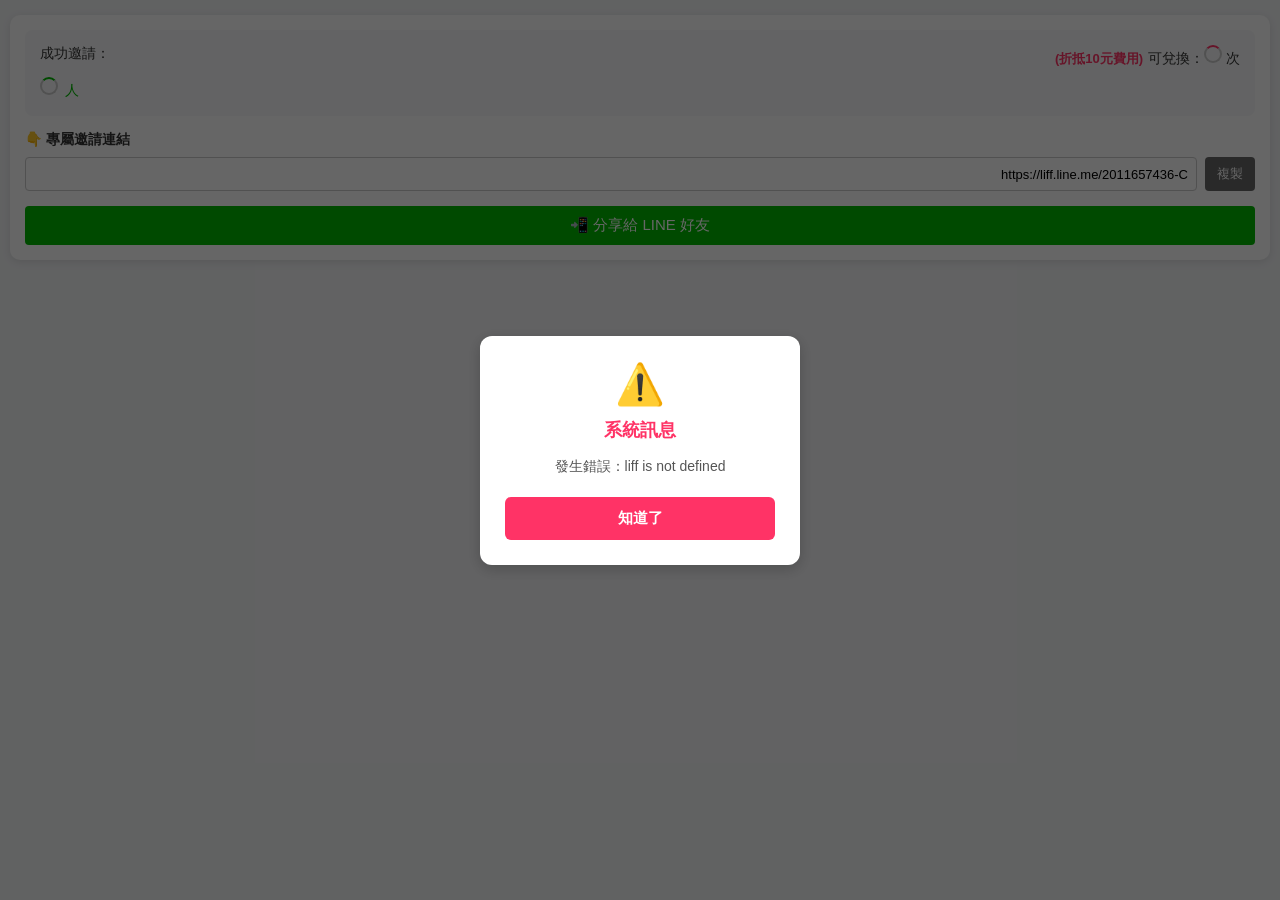
<file: github_liff.html>
<!DOCTYPE html>
<html lang="zh-TW">
<head>
    <meta charset="UTF-8">
    <meta name="viewport" content="width=device-width, initial-scale=1.0">
    <title>邀請中心</title>
    
    <!-- 預覽資訊設定 -->
    <meta property="og:title" content="好康分享！加入好友首購現折 10 元！">
    <meta property="og:description" content="免外送費、免服務費！叫外送直接 5 折！馬上點擊連結，一起省荷包吃好料！">
    <meta property="og:type" content="website">
    <meta property="og:image" content="http://weibsite.github.io/findDOG/image/LOGO.jpg">
    
    <!-- 引入 LIFF SDK -->
    <script charset="utf-8" src="https://static.line-scdn.net/liff/edge/2/sdk.js"></script>
    <style>
        body { font-family: 'Helvetica Neue', Helvetica, Arial, sans-serif; background-color: #f4f5f7; display: flex; justify-content: center; align-items: flex-start; min-height: 100vh; margin: 0; padding: 15px 10px; box-sizing: border-box; }
        .container { background-color: white; padding: 15px; border-radius: 10px; box-shadow: 0 2px 8px rgba(0,0,0,0.1); text-align: left; width: 100%; max-width: 100%; box-sizing: border-box; }
        h2 { color: #333; margin-top: 0; font-size: 16px; text-align: center; }
        p { color: #666; font-size: 14px; }
        .loader { border: 4px solid #f3f3f3; border-top: 4px solid #00B900; border-radius: 50%; width: 40px; height: 40px; animation: spin 1s linear infinite; margin: 20px auto; }
        @keyframes spin { 0% { transform: rotate(0deg); } 100% { transform: rotate(360deg); } }
        .mini-loader { display: inline-block; width: 14px; height: 14px; border: 2px solid #ccc; border-top: 2px solid #00B900; border-radius: 50%; animation: spin 1s linear infinite; }
    </style>
</head>
<body>
    

    <div class="container" id="dashboard-view">
        <div style="background: #f8f9fa; padding: 15px; border-radius: 8px; margin-bottom: 15px; display: flex; justify-content: space-between;">
            <div style="display: flex; flex-direction: column; gap: 10px;">
                <span style="font-size: 14px; color: #333;">成功邀請：</span>
                <span style="font-size: 24px; color: #00B900; font-weight: bold;"><span id="stat-total"><div class="mini-loader"></div></span> <span style="font-size: 14px; font-weight: normal;">人</span></span>
            </div>
            <div style="display: flex; flex-direction: column; align-items: flex-end; gap: 10px;">
                <span style="font-size: 14px; color: #333;"><span style="color: #ff3366; font-size: 13px; font-weight: bold; margin-right: 5px;">(折抵10元費用)</span>可兌換：<strong id="stat-avail" style="color: #ff3366; font-size: 18px;"><div class="mini-loader" style="border-top-color: #ff3366;"></div></strong> 次</span>
                <button id="redeem-btn" onclick="redeemPoints()" style="background-color: #ff3366; color: white; border: none; padding: 6px 16px; font-size: 13px; border-radius: 4px; cursor: pointer; display: none;">🎁 申請兌換</button>
            </div>
        </div>
        
        <h3 style="font-size: 14px; margin: 0 0 8px 0; color: #333;">👇 專屬邀請連結</h3>
        <div style="display: flex; gap: 8px; margin-bottom: 15px;">
            <input type="text" id="invite-link" readonly style="flex: 1; padding: 8px; border: 1px solid #ccc; border-radius: 4px; font-size: 13px; min-width: 0; text-align: right;" value="">
            <button onclick="copyLink()" style="background-color: #666; color: white; border: none; padding: 8px 12px; font-size: 13px; border-radius: 4px; cursor: pointer; white-space: nowrap;">複製</button>
        </div>
        
        <button onclick="shareToLine()" style="background-color: #00B900; color: white; border: none; padding: 10px; font-size: 15px; border-radius: 4px; cursor: pointer; width: 100%;">📲 分享給 LINE 好友</button>
    </div>

    <!-- 自製提示窗 -->
    <div id="custom-modal" style="display: none; position: fixed; top: 0; left: 0; width: 100%; height: 100%; background: rgba(0,0,0,0.6); align-items: center; justify-content: center; z-index: 1000;">
        <div style="background: white; padding: 25px; border-radius: 12px; width: 85%; max-width: 320px; box-sizing: border-box; text-align: center; box-shadow: 0 4px 15px rgba(0,0,0,0.2);">
            <h3 style="margin-top: 0; color: #ff3366; font-size: 18px;">⚠️ 兌換注意事項</h3>
            <ul style="text-align: left; font-size: 14px; color: #333; padding-left: 20px; margin-bottom: 20px; line-height: 1.6;">
                <li>每一訂單限使用一次</li>
                <li>請等待代訂完成後再兌換</li>
                <li style="color: #ff3366; font-weight: bold;">誤觸無法回復請注意</li>
            </ul>
            <div style="display: flex; gap: 10px;">
                <button onclick="closeModal()" style="flex: 1; padding: 10px; border: 1px solid #ccc; background: white; border-radius: 6px; cursor: pointer; font-size: 14px; color: #555;">取消</button>
                <button onclick="executeRedeem()" style="flex: 1; padding: 10px; border: none; background: #ff3366; color: white; border-radius: 6px; cursor: pointer; font-size: 14px; font-weight: bold;">確定兌換</button>
            </div>
        </div>
    </div>

    <!-- 自製提示窗 (單一確認按鈕) -->
    <div id="alert-modal" style="display: none; position: fixed; top: 0; left: 0; width: 100%; height: 100%; background: rgba(0,0,0,0.6); align-items: center; justify-content: center; z-index: 2000;">
        <div style="background: white; padding: 25px; border-radius: 12px; width: 85%; max-width: 320px; box-sizing: border-box; text-align: center; box-shadow: 0 4px 15px rgba(0,0,0,0.2);">
            <div id="alert-icon" style="font-size: 40px; margin-bottom: 10px;">✅</div>
            <h3 id="alert-title" style="margin-top: 0; color: #333; font-size: 18px; margin-bottom: 10px;">提示</h3>
            <p id="alert-message" style="font-size: 14px; color: #555; margin-bottom: 20px; line-height: 1.5; word-wrap: break-word;">訊息內容</p>
            <button onclick="closeAlert()" id="alert-btn" style="width: 100%; padding: 12px; border: none; background: #00B900; color: white; border-radius: 6px; cursor: pointer; font-size: 15px; font-weight: bold;">知道了</button>
        </div>
    </div>

    <script>
        const myLiffId = "2011657436-CNxIdkSe"; 
        let globalUserId = "";
        let typeInterval;
        window.isLinkReady = false;
        
        function getShareMessage(link) {
            return `還在傻傻付貴桑桑的外送費和服務費嗎？\n交給我們代購，幫你把錢省到極致！🤑\n\n❌ 免外送費！✨\n❌ 免服務費！✨\n✅ 結帳金額直接 5 折！(想吃什麼隨便點)\n🎁 【限時加碼】現在加入好友，首購再折 20 元！\n\n今天想吃什麼好料？把菜單傳過來，半價幫你送到家！\n👉 點擊連結立刻加入好友開吃：\n${link}`;
        }

        function startTypingAnimation() {
            const el = document.getElementById('invite-link');
            const text = "https://liff.line.me/2011657436-CNxIdkSe?inviter=";
            let i = 0;
            el.value = "";
            typeInterval = setInterval(() => {
                if (i < text.length) {
                    el.value = text.substring(0, i+1);
                    el.scrollLeft = el.scrollWidth;
                    i++;
                }
            }, 30);
        }
        
        // 頁面載入就開始打字動畫
        window.addEventListener('DOMContentLoaded', startTypingAnimation);

        async function initializeLiff() {
            try {
                const initTimeout = new Promise((_, reject) => 
                    setTimeout(() => reject(new Error("Timeout")), 5000)
                );
                
                try {
                    await Promise.race([
                        liff.init({ liffId: myLiffId }),
                        initTimeout
                    ]);
                } catch (e) {
                    clearInterval(typeInterval);
                    document.getElementById('invite-link').value = "連線異常";
                    if (e.message === "Timeout") {
                        showStatus("❌ 啟動卡住了！\n請確認 LINE 後台 Endpoint URL。");
                        return;
                    }
                    throw e;
                }
                
                if (!liff.isLoggedIn()) {
                    liff.login({ redirectUri: window.location.href });
                    return;
                }

                const urlParams = new URLSearchParams(window.location.search);
                let inviter = urlParams.get('inviter');
                
                if (!inviter && urlParams.has('liff.state')) {
                    const stateStr = decodeURIComponent(urlParams.get('liff.state'));
                    if (stateStr.includes('inviter=')) {
                        const stateParams = new URLSearchParams(stateStr.replace('?', ''));
                        inviter = stateParams.get('inviter');
                    }
                }

                const profile = await liff.getProfile();
                globalUserId = profile.userId;

                // 如果有帶 inviter 參數，代表這是一次邀請流程
                if (inviter) {
                    if (inviter === globalUserId) {
                        showStatus("無法使用自己的邀請連結喔！正在帶您前往點餐聊天室...");
                        setTimeout(() => {
                            window.location.href = "https://line.me/R/ti/p/@znx2009l";
                        }, 3000);
                        return;
                    }

                    const friendship = await liff.getFriendship();
                    if (friendship.friendFlag) {
                        await notifyBackend(inviter, globalUserId);
                    } else {
                        window.location.href = "https://line.me/R/ti/p/@znx2009l";
                    }
                } else {
                    // 沒有 inviter，代表使用者是自己點開，顯示儀表板
                    await showDashboard(globalUserId);
                }

            } catch (err) {
                console.error("LIFF Initialization failed", err);
                showStatus("發生錯誤：" + err.message);
            }
        }

        let isFirstLoad = true;
        async function loadDashboardData(userId) {
            try {
                const configRes = await fetch('/config.json?t=' + new Date().getTime());
                const configData = await configRes.json();
                
                const lineUrl = configData.line_url;
                if (!lineUrl) return;

                const response = await fetch(lineUrl + `/api/dashboard?user_id=${userId}`);
                const stats = await response.json();
                
                // 檢查是否有新朋友加入 (利用 localStorage 記錄上次查看的數量)
                let oldInvites = localStorage.getItem(`last_seen_invites_${userId}`);
                if (oldInvites !== null) {
                    oldInvites = parseInt(oldInvites);
                    if (stats.total_invites > oldInvites) {
                        let diff = stats.total_invites - oldInvites;
                        // 跳出自製視窗提醒
                        showAlert("🎉 恭喜！", `自上次查看後，又有 ${diff} 位新朋友透過您的連結加入，您獲得了 ${diff} 次獎勵兌換機會！`, true);
                    }
                }
                // 更新記憶數量
                localStorage.setItem(`last_seen_invites_${userId}`, stats.total_invites);
                
                document.getElementById('stat-total').innerText = stats.total_invites;
                document.getElementById('stat-avail').innerText = stats.available_points;
                
                if (stats.available_points > 0) {
                    document.getElementById('redeem-btn').style.display = 'block';
                } else {
                    document.getElementById('redeem-btn').style.display = 'none';
                }
                
                if (isFirstLoad) {
                    isFirstLoad = false;
                    clearInterval(typeInterval);
                    const link = `https://liff.line.me/${myLiffId}?inviter=${userId}`;
                    const el = document.getElementById('invite-link');
                    el.value = link;
                    el.scrollLeft = el.scrollWidth;
                    window.isLinkReady = true;
                }
                
            } catch (error) {
                console.error(error);
                if (isFirstLoad) {
                    document.getElementById('stat-total').innerText = "?";
                    document.getElementById('stat-avail').innerText = "?";
                    clearInterval(typeInterval);
                    document.getElementById('invite-link').value = "連線異常，請稍後重試";
                }
            }
        }

        async function showDashboard(userId) {
            await loadDashboardData(userId);
            // 每 15 秒背景更新一次，不阻擋畫面
            setInterval(() => loadDashboardData(userId), 15000);
        }
        
        function showAlert(title, message, isSuccess = true) {
            document.getElementById('alert-icon').innerText = isSuccess ? "✅" : "⚠️";
            document.getElementById('alert-title').innerText = title;
            document.getElementById('alert-title').style.color = isSuccess ? "#00B900" : "#ff3366";
            document.getElementById('alert-message').innerText = message;
            document.getElementById('alert-btn').style.background = isSuccess ? "#00B900" : "#ff3366";
            document.getElementById('alert-modal').style.display = 'flex';
        }
        function closeAlert() {
            document.getElementById('alert-modal').style.display = 'none';
        }

        function redeemPoints() {
            // 打開自製提示窗
            const modal = document.getElementById('custom-modal');
            modal.style.display = 'flex';
        }

        function closeModal() {
            const modal = document.getElementById('custom-modal');
            modal.style.display = 'none';
        }

        async function executeRedeem() {
            closeModal(); // 先關閉提示窗
            
            const btn = document.getElementById('redeem-btn');
            btn.innerText = "處理中...";
            btn.disabled = true;
            
            try {
                const configRes = await fetch('/config.json?t=' + new Date().getTime());
                const configData = await configRes.json();
                const lineUrl = configData.line_url;
                
                const response = await fetch(lineUrl + '/api/redeem', {
                    method: 'POST',
                    headers: {'Content-Type': 'application/json'},
                    body: JSON.stringify({ user_id: globalUserId })
                });
                
                if (response.ok) {
                    showAlert("兌換成功", "兌換申請已送出！客服人員將會在您下次傳送訊息時為您處理折抵。", true);
                    await showDashboard(globalUserId); 
                } else {
                    const data = await response.json();
                    showAlert("兌換失敗", data.message, false);
                }
            } catch (err) {
                showAlert("連線錯誤", "請檢查您的網路連線並稍後再試！", false);
            } finally {
                btn.innerText = "🎁 申請兌換";
                btn.disabled = false;
            }
        }

        async function shareToLine() {
            if (!window.isLinkReady) {
                showAlert("請稍候", "系統正在為您產生專屬邀請碼...", false);
                return;
            }
            const link = document.getElementById('invite-link').value;
            if (liff.isApiAvailable('shareTargetPicker')) {
                try {
                    const res = await liff.shareTargetPicker([
                        {
                            type: "text",
                            text: getShareMessage(link)
                        }
                    ]);
                    if (res) {
                        showAlert("分享成功！", "快去看看朋友有沒有收到吧！", true);
                    }
                } catch (error) {
                    console.error("分享失敗", error);
                    showAlert("分享失敗", "發生預期外的錯誤，請改用複製網址的功能。", false);
                }
            } else {
                showAlert("不支援直接分享", "您的裝置或 LINE 版本不支援此功能，請使用複製網址按鈕。", false);
            }
        }

        function copyLink() {
            if (!window.isLinkReady) {
                showAlert("請稍候", "正在產生您的專屬邀請碼...", false);
                return;
            }
            const link = document.getElementById('invite-link').value;
            const textToCopy = getShareMessage(link);
            
            const tempTextArea = document.createElement("textarea");
            tempTextArea.value = textToCopy;
            document.body.appendChild(tempTextArea);
            tempTextArea.select();
            document.execCommand("copy");
            document.body.removeChild(tempTextArea);
            
            showAlert("複製成功", "邀請訊息已複製！趕快貼上傳給朋友吧！", true);
        }

        async function notifyBackend(inviter, invitee) {
            try {
                const configRes = await fetch('/config.json?t=' + new Date().getTime());
                const configData = await configRes.json();
                
                const lineUrl = configData.line_url;
                if (!lineUrl) {
                    showStatus("找不到伺服器連線資訊");
                    return;
                }

                const response = await fetch(lineUrl + '/api/referral', {
                    method: 'POST',
                    headers: {
                        'Content-Type': 'application/json'
                    },
                    body: JSON.stringify({ inviter, invitee })
                });
                
                const result = await response.json();
                
                showStatus("🎉 恭喜你得到首購獎勵！正在帶您前往點餐聊天室...");
                setTimeout(() => {
                    window.location.href = "https://line.me/R/ti/p/@znx2009l";
                }, 3000);

            } catch (error) {
                console.error("API error", error);
                showStatus("伺服器連線發生錯誤：" + error.message);
            }
        }

        function showStatus(text) {
            showAlert("系統訊息", text, false);
        }

        // 開始執行
        initializeLiff();
    </script>
</body>
</html>
</file>
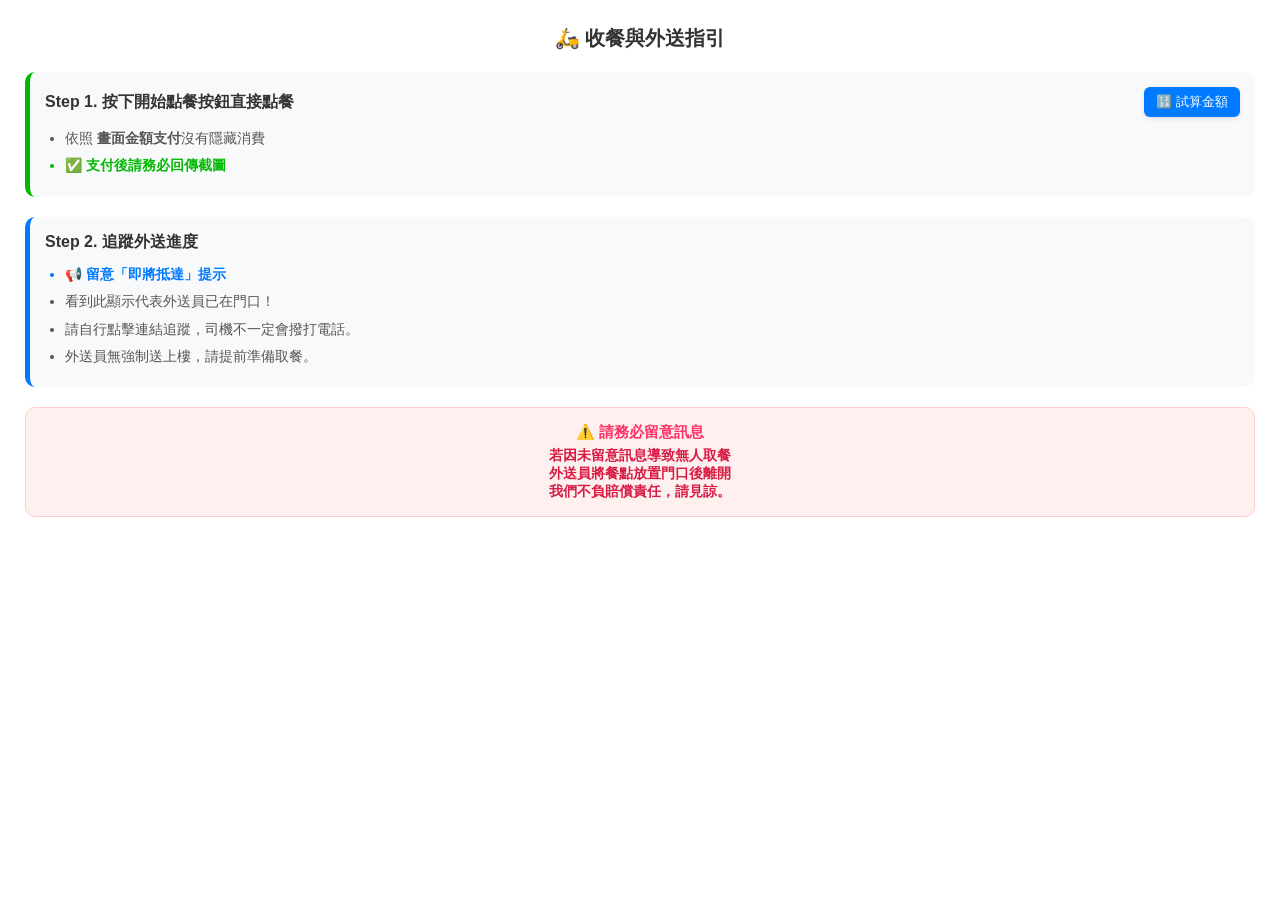
<file: guide.html>
<!DOCTYPE html>
<html lang="zh-TW">
<head>
    <meta charset="UTF-8">
    <meta name="viewport" content="width=device-width, initial-scale=1.0, maximum-scale=1.0, user-scalable=no">
    <title>收餐指引與試算工具</title>
    <style>
        body { font-family: 'Helvetica Neue', Helvetica, Arial, sans-serif; background-color: #f4f5f7; margin: 0; padding: 0; display: flex; flex-direction: column; height: 100vh; }
        
        .guide-section { 
            flex: 1; 
            background-color: white; 
            padding: 25px; 
            overflow-y: auto; 
        }
        .guide-title { font-size: 20px; color: #333; margin-top: 0; margin-bottom: 20px; text-align: center; font-weight: bold; }
        
        .step-box { background: #f8f9fa; border-radius: 10px; padding: 15px; margin-bottom: 20px; border-left: 5px solid #00B900; }
        .step-title { font-size: 16px; font-weight: bold; color: #333; margin-bottom: 10px; }
        .step-content { font-size: 14px; color: #555; line-height: 1.6; }
        .step-content ul { margin: 0; padding-left: 20px; }
        .step-content li { margin-bottom: 5px; }
        
        .warning-box { background: #fff0f0; border: 1px solid #ffcccc; border-radius: 10px; padding: 15px; text-align: center; margin-bottom: 20px; }
        .warning-title { color: #ff3366; font-size: 15px; font-weight: bold; margin-bottom: 5px; }
        .warning-content { color: #d81b43; font-size: 14px; font-weight: bold; }
    </style>
    <script charset="utf-8" src="https://static.line-scdn.net/liff/edge/2/sdk.js">
        
        function buildFlexMessage() {
            if (!window.bestBins) return null;
            
            let contents = [
                {
                    "type": "text",
                    "text": "自動拆單試算結果",
                    "weight": "bold",
                    "color": "#1DB446",
                    "size": "sm"
                },
                {
                    "type": "text",
                    "text": "美食預約單 ($285內半價)",
                    "weight": "bold",
                    "size": "xl",
                    "margin": "md"
                },
                {
                    "type": "separator",
                    "margin": "xxl"
                }
            ];

            let totalCost = 0;

            window.bestBins.forEach((bin, index) => {
                let itemsList = [];
                let counts = {};
                for (let item of bin.items) {
                    let key = `${item.name} ($${item.price})`;
                    counts[key] = (counts[key] || 0) + 1;
                }
                for (let key in counts) {
                    itemsList.push({
                        "type": "box",
                        "layout": "horizontal",
                        "contents": [
                            {
                                "type": "text",
                                "text": `${key} x${counts[key]}`,
                                "size": "sm",
                                "color": "#555555",
                                "flex": 0
                            }
                        ]
                    });
                }

                contents.push({
                    "type": "box",
                    "layout": "vertical",
                    "margin": "xxl",
                    "spacing": "sm",
                    "contents": [
                        {
                            "type": "box",
                            "layout": "horizontal",
                            "contents": [
                                {
                                    "type": "text",
                                    "text": `📦 第 ${index + 1} 單`,
                                    "size": "sm",
                                    "color": "#555555",
                                    "flex": 0
                                },
                                {
                                    "type": "text",
                                    "text": `$${bin.sum}`,
                                    "size": "sm",
                                    "color": "#111111",
                                    "align": "end"
                                }
                            ]
                        },
                        ...itemsList,
                        {
                            "type": "separator",
                            "margin": "xxl"
                        }
                    ]
                });
                totalCost += bin.sum;
            });

            return {
                "type": "flex",
                "altText": "自動拆單試算結果出爐囉！",
                "contents": {
                    "type": "bubble",
                    "body": {
                        "type": "box",
                        "layout": "vertical",
                        "contents": contents
                    }
                }
            };
        }

        function sendFlexMessage(action) {
            const flexMsg = buildFlexMessage();
            if (!flexMsg) {
                alert("請先完成試算");
                return;
            }

            if (!liff.isLoggedIn()) {
                alert("請先登入 LINE");
                return;
            }

            const messages = [flexMsg];

            if (action === 'share') {
                if (!liff.isApiAvailable('shareTargetPicker')) {
                    alert("此裝置不支援 shareTargetPicker");
                    return;
                }
                liff.shareTargetPicker(messages)
                    .then(function(res) {
                        if (res) {
                            alert("分享成功！");
                            liff.closeWindow();
                        }
                    })
                    .catch(function(error) {
                        alert("分享失敗：" + error);
                    });
            } else if (action === 'send') {
                if (!liff.isInClient()) {
                    alert("只能在 LINE APP 內的聊天室使用此按鈕");
                    return;
                }
                liff.sendMessages(messages)
                    .then(function() {
                        alert("已成功傳送至聊天室！");
                        liff.closeWindow();
                    })
                    .catch(function(error) {
                        alert("送出失敗：" + error);
                    });
            }
        }



    </script>
</head>
<body>

    <!-- 收餐指引區塊 -->
    <div class="guide-section">
        <div class="guide-title">🛵 收餐與外送指引</div>
        
        <div class="step-box">
            <div style="display: flex; justify-content: space-between; align-items: center; margin-bottom: 10px;">
                <div class="step-title" style="margin-bottom: 0;">Step 1. 按下開始點餐按鈕直接點餐</div>
                <button onclick="openCalculator()" style="background-color: #007aff; color: white; border: none; padding: 6px 12px; font-size: 13px; border-radius: 6px; cursor: pointer; box-shadow: 0 2px 4px rgba(0,0,0,0.1);">🔢 試算金額</button>
            </div>
            <div class="step-content">
                <ul>
                    <li>依照 <strong>畫面金額支付</strong>沒有隱藏消費</li>
                    <li style="color: #00B900; font-weight: bold;">✅ 支付後請務必回傳截圖</li>
                </ul>
            </div>
        </div>
        
        <div class="step-box" style="border-left-color: #007aff;">
            <div class="step-title">Step 2. 追蹤外送進度</div>
            <div class="step-content">
                <ul>
                    <li style="font-weight: bold; color: #007aff;">📢 留意「即將抵達」提示</li>
                    <li>看到此顯示代表外送員已在門口！</li>
                    <li>請自行點擊連結追蹤，司機不一定會撥打電話。</li>
                    <li>外送員無強制送上樓，請提前準備取餐。</li>
                </ul>
            </div>
        </div>
        
        <div class="warning-box">
            <div class="warning-title">⚠️ 請務必留意訊息</div>
            <div class="warning-content">
                若因未留意訊息導致無人取餐<br>外送員將餐點放置門口後離開<br>我們不負賠償責任，請見諒。
            </div>
        </div>
    </div>

    <!-- 拆單試算提示窗 -->
    <div id="split-modal" style="display: none; position: fixed; top: 0; left: 0; width: 100%; height: 100%; background: rgba(0,0,0,0.6); align-items: center; justify-content: center; z-index: 2500;">
        <div style="background: white; padding: 20px; border-radius: 12px; width: 90%; max-width: 350px; max-height: 90vh; overflow-y: auto; box-sizing: border-box; text-align: left; box-shadow: 0 4px 15px rgba(0,0,0,0.2); position: relative;">
            <button onclick="closeCalculator()" style="position: absolute; top: 15px; right: 15px; background: none; border: none; font-size: 20px; color: #999; cursor: pointer;">&times;</button>
            
            <h3 style="margin-top: 0; color: #333; font-size: 18px; margin-bottom: 5px; text-align: center;">自動拆單計算機</h3>
            <p style="font-size: 13px; color: #666; margin-top: 0; margin-bottom: 20px; text-align: center;">
                設定商品單價及數量，我們將為您計算最划算的拆單方式。<br>
                
            </p>
            
            <div id="item-list" style="margin-bottom: 15px;">
                <!-- 商品項目將動態產生於此 -->
            </div>
            
            <button onclick="addItem()" style="width: 100%; padding: 10px; border: 1px dashed #00B900; background: #f0fbf4; color: #00B900; border-radius: 6px; cursor: pointer; font-size: 14px; margin-bottom: 15px; font-weight: bold;">+ 新增不同價位的商品</button>
            
            <button onclick="calculateSplit()" style="width: 100%; padding: 12px; border: none; background: #333; color: white; border-radius: 6px; cursor: pointer; font-size: 16px; font-weight: bold; margin-bottom: 20px; box-shadow: 0 2px 5px rgba(0,0,0,0.2);">開始計算</button>
            
            <div id="split-result" style="font-size: 14px; color: #333; line-height: 1.5; background: #f8f9fa; padding: 15px; border-radius: 8px; display: none;">
                <!-- 計算結果將顯示於此 -->
            </div>
        </div>
    </div>

    <script>
        let liffInitPromise = null;
        window.splitResultText = "";

        window.addEventListener('DOMContentLoaded', () => {
            liffInitPromise = liff.init({ liffId: "2011657436-SNFTv9uP" }).catch(err => {
                console.error('LIFF init failed', err);
            });
        });

        // 試算工具邏輯
        let itemCount = 0;
        
        function openCalculator() {
            document.getElementById('split-modal').style.display = 'flex';
            if (itemCount === 0) {
                addItem();
                addItem();
                addItem();
                addItem();
            }
        }
        
        function closeCalculator() {
            document.getElementById('split-modal').style.display = 'none';
        }

        function createStepper(inputId) {
            const container = document.createElement('div');
            container.style.display = 'flex';
            container.style.alignItems = 'center';
            container.style.border = '1px solid #ccc';
            container.style.borderRadius = '6px';
            container.style.overflow = 'hidden';
            container.style.width = '100px';

            const btnMinus = document.createElement('button');
            btnMinus.innerText = '-';
            btnMinus.style.width = '32px';
            btnMinus.style.height = '32px';
            btnMinus.style.border = 'none';
            btnMinus.style.background = '#f0f0f0';
            btnMinus.style.fontSize = '16px';
            btnMinus.style.cursor = 'pointer';

            const input = document.createElement('input');
            input.type = 'number';
            input.id = inputId;
            input.value = 1;
            input.min = 1;
            input.style.width = '36px';
            input.style.height = '32px';
            input.style.border = 'none';
            input.style.textAlign = 'center';
            input.style.fontSize = '14px';
            input.style.boxSizing = 'border-box';
            input.style.outline = 'none';
            input.style.appearance = 'textfield';

            const btnPlus = document.createElement('button');
            btnPlus.innerText = '+';
            btnPlus.style.width = '32px';
            btnPlus.style.height = '32px';
            btnPlus.style.border = 'none';
            btnPlus.style.background = '#f0f0f0';
            btnPlus.style.fontSize = '16px';
            btnPlus.style.cursor = 'pointer';

            btnMinus.onclick = () => {
                let val = parseInt(input.value) || 1;
                if(val > 1) input.value = val - 1;
            };
            btnPlus.onclick = () => {
                let val = parseInt(input.value) || 1;
                input.value = val + 1;
            };

            container.appendChild(btnMinus);
            container.appendChild(input);
            container.appendChild(btnPlus);
            
            return container;
        }

        function addItem() {
            itemCount++;
            const list = document.getElementById('item-list');
            const itemName = String.fromCharCode(64 + itemCount); // A, B, C...
            
            const row = document.createElement('div');
            row.id = `item-row-${itemCount}`;
            row.style.display = 'flex';
            row.style.gap = '10px';
            row.style.marginBottom = '10px';
            row.style.alignItems = 'center';
            row.style.background = '#fafafa';
            row.style.padding = '10px';
            row.style.borderRadius = '8px';
            
            const label = document.createElement('input');
            label.type = 'text';
            label.id = `name-${itemCount}`;
            label.value = itemName;
            label.style.fontWeight = 'bold';
            label.style.color = '#007aff';
            label.style.width = '55px';
            label.style.padding = '8px 4px';
            label.style.border = '1px dashed #007aff';
            label.style.borderRadius = '6px';
            label.style.textAlign = 'center';
            label.style.fontSize = '14px';
            label.style.boxSizing = 'border-box';
            label.onfocus = () => { if (label.value === itemName) label.select(); };
            
            const priceInput = document.createElement('input');
            priceInput.type = 'number';
            priceInput.id = `price-${itemCount}`;
            priceInput.placeholder = '單價';
            priceInput.style.flex = '1';
            priceInput.style.padding = '8px';
            priceInput.style.border = '1px solid #ccc';
            priceInput.style.borderRadius = '6px';
            priceInput.style.fontSize = '14px';
            priceInput.style.minWidth = '0';
            
            const stepper = createStepper(`qty-${itemCount}`);
            
            const delBtn = document.createElement('button');
            delBtn.innerHTML = '&times;';
            delBtn.style.background = '#ffcccc';
            delBtn.style.color = '#ff3366';
            delBtn.style.border = 'none';
            delBtn.style.borderRadius = '50%';
            delBtn.style.width = '24px';
            delBtn.style.height = '24px';
            delBtn.style.display = 'flex';
            delBtn.style.alignItems = 'center';
            delBtn.style.justifyContent = 'center';
            delBtn.style.cursor = 'pointer';
            delBtn.onclick = () => {
                list.removeChild(row);
            };
            
            row.appendChild(label);
            row.appendChild(priceInput);
            row.appendChild(stepper);
            row.appendChild(delBtn);
            list.appendChild(row);
        }

        function calculateSplit() {
            const list = document.getElementById('item-list');
            const rows = list.children;
            let items = [];
            
            let hasUnchangedNames = false;
            for (let i = 0; i < rows.length; i++) {
                const rowId = rows[i].id.split('-')[2];
                const price = parseInt(document.getElementById(`price-${rowId}`).value);
                const qty = parseInt(document.getElementById(`qty-${rowId}`).value);
                const labelInput = document.getElementById(`name-${rowId}`);
                let label = labelInput ? labelInput.value.trim() : "商品";
                if (!label) label = "商品";
                
                if (price && qty && price > 0 && qty > 0) {
                    if (/^[A-Z]$/.test(label)) {
                        hasUnchangedNames = true;
                    }
                    for (let j = 0; j < qty; j++) {
                        items.push({ name: label, price: price });
                    }
                }
            }
            
            const resEl = document.getElementById('split-result');
            resEl.style.display = 'block';
            
            if (items.length === 0) {
                resEl.innerHTML = '<span style="color:#ff3366;">請輸入至少一項有效的商品金額與數量！</span>';
                return;
            }
            if (hasUnchangedNames) {
                const proceed = confirm("您尚未修改預設的商品名稱 (A, B, C...)，這樣代訂可能會不知道這代表什麼商品哦！\n\n按「確定」保持原樣送出\n按「取消」快速輸入商品名稱");
                if (!proceed) {
                    let updatedAny = false;
                    for (let i = 0; i < rows.length; i++) {
                        const rowId = rows[i].id.split('-')[2];
                        const labelInput = document.getElementById(`name-${rowId}`);
                        const price = parseInt(document.getElementById(`price-${rowId}`).value);
                        
                        if (price > 0 && labelInput && /^[A-Z]$/.test(labelInput.value.trim())) {
                            let oldName = labelInput.value.trim();
                            let newName = prompt(`請輸入【商品 ${oldName}】的實際名稱：\n(例如：大麥克、滷肉飯等)`, "");
                            if (newName !== null && newName.trim() !== "") {
                                labelInput.value = newName.trim();
                                updatedAny = true;
                            }
                        }
                    }
                    
                    if (updatedAny) {
                        setTimeout(calculateSplit, 50);
                    } else {
                        resEl.style.display = 'none';
                    }
                    return;
                }
            }
            items.sort((a, b) => b.price - a.price);

            window.bestBins = null;
            let bestBins = null;
            let bestCost = Infinity;

            for (let attempt = 0; attempt < 1000; attempt++) {
                let bins = [];
                let currentItems = [...items];
                if (attempt > 0) {
                    for (let i = currentItems.length - 1; i > 0; i--) {
                        const j = Math.floor(Math.random() * (i + 1));
                        [currentItems[i], currentItems[j]] = [currentItems[j], currentItems[i]];
                    }
                }

                if (attempt === 0) {
                    for (let item of currentItems) {
                        let placed = false;
                        for (let bin of bins) {
                            if (bin.sum + item.price <= 285) {
                                bin.items.push(item);
                                bin.sum += item.price;
                                placed = true;
                                break;
                            }
                        }
                        if (!placed) {
                            bins.push({ items: [item], sum: item.price });
                        }
                    }
                } else if (attempt === 1) {
                    let sum = 0;
                    for (let item of currentItems) sum += item.price;
                    bins.push({ items: currentItems, sum: sum });
                } else {
                    for (let item of currentItems) {
                        if (bins.length === 0) {
                            bins.push({ items: [item], sum: item.price });
                        } else {
                            if (Math.random() < 0.3) {
                                bins.push({ items: [item], sum: item.price });
                            } else {
                                let idx = Math.floor(Math.random() * bins.length);
                                bins[idx].items.push(item);
                                bins[idx].sum += item.price;
                            }
                        }
                    }
                }

                let currentCost = 0;
                let numBins = bins.length;
                let feePerBin = numBins >= 2 ? 30 : 40; 
                
                for (let bin of bins) {
                    let foodCost = Math.ceil(Math.min(bin.sum, 285) / 2) + Math.max(0, bin.sum - 285);
                    currentCost += foodCost + feePerBin;
                }

                if (currentCost < bestCost) {
                    bestCost = currentCost;
                    bestBins = bins;
                    window.bestBins = bins;
                }
            }

            let html = `<div style="font-weight:bold; margin-bottom:10px; color:#00B900; text-align:center; font-size:16px;">✨ 最佳拆單方案 (共 ${bestBins.length} 單)</div>`;
            
            if (bestBins.length === 1) {
                html += `<div style="text-align:center; color:#555;">總金額未超過限制，無需拆單。</div>`;
                window.splitResultText = "";
            } else {
                let chatText = "【自動拆單結果】\n";
                
                bestBins.forEach((bin, i) => {
                    let itemStrs = [];
                    let counts = {};
                    for (let item of bin.items) {
                        let key = `${item.name}(${item.price}元)`;
                        counts[key] = (counts[key] || 0) + 1;
                    }
                    for (let key in counts) {
                        itemStrs.push(`${key}*${counts[key]}`);
                    }

                    html += `<div style="background: white; border: 1px solid #eee; padding: 10px; border-radius: 6px; margin-bottom: 8px;">`;
                    html += `<div style="font-weight:bold; color:#007aff; margin-bottom:4px;">📦 第 ${i+1} 單：<span style="color:#ff3366;">$${bin.sum}</span></div>`;
                    html += `<div style="font-size:13px; color:#666;">包含：${itemStrs.join(', ')}</div>`;
                    html += `</div>`;
                    
                    chatText += `第 ${i+1} 單：${bin.sum} 元 (${itemStrs.join(', ')})\n`;
                });
                
                window.splitResultText = chatText.trim();
                
                html += `<div style="display: flex; gap: 10px; margin-top: 15px;">
                        <button onclick="sendFlexMessage('share')" style="flex: 1; padding: 12px 5px; border: none; background: #3498db; color: white; border-radius: 6px; cursor: pointer; font-size: 14px; font-weight: bold;">📤 分享至群組/好友</button>
                        <button onclick="sendFlexMessage('send')" style="flex: 1; padding: 12px 5px; border: none; background: #00B900; color: white; border-radius: 6px; cursor: pointer; font-size: 14px; font-weight: bold;">💬 傳送至當前聊天室</button>
                    </div>`;
            }

            resEl.innerHTML = html;
        }


    
        
        function buildFlexMessage() {
            if (!window.bestBins) return null;
            
            let contents = [
                {
                    "type": "text",
                    "text": "自動拆單試算結果",
                    "weight": "bold",
                    "color": "#1DB446",
                    "size": "sm"
                },
                {
                    "type": "text",
                    "text": "美食預約單 ($285內半價)",
                    "weight": "bold",
                    "size": "xl",
                    "margin": "md"
                },
                {
                    "type": "separator",
                    "margin": "xxl"
                }
            ];

            let totalCost = 0;

            window.bestBins.forEach((bin, index) => {
                let itemsList = [];
                let counts = {};
                for (let item of bin.items) {
                    let key = `${item.name} ($${item.price})`;
                    counts[key] = (counts[key] || 0) + 1;
                }
                for (let key in counts) {
                    itemsList.push({
                        "type": "box",
                        "layout": "horizontal",
                        "contents": [
                            {
                                "type": "text",
                                "text": `${key} x${counts[key]}`,
                                "size": "sm",
                                "color": "#555555",
                                "flex": 0
                            }
                        ]
                    });
                }

                contents.push({
                    "type": "box",
                    "layout": "vertical",
                    "margin": "xxl",
                    "spacing": "sm",
                    "contents": [
                        {
                            "type": "box",
                            "layout": "horizontal",
                            "contents": [
                                {
                                    "type": "text",
                                    "text": `📦 第 ${index + 1} 單`,
                                    "size": "sm",
                                    "color": "#555555",
                                    "flex": 0
                                },
                                {
                                    "type": "text",
                                    "text": `$${bin.sum}`,
                                    "size": "sm",
                                    "color": "#111111",
                                    "align": "end"
                                }
                            ]
                        },
                        ...itemsList,
                        {
                            "type": "separator",
                            "margin": "xxl"
                        }
                    ]
                });
                totalCost += bin.sum;
            });

            return {
                "type": "flex",
                "altText": "自動拆單試算結果出爐囉！",
                "contents": {
                    "type": "bubble",
                    "body": {
                        "type": "box",
                        "layout": "vertical",
                        "contents": contents
                    }
                }
            };
        }

        function sendFlexMessage(action) {
            const flexMsg = buildFlexMessage();
            if (!flexMsg) {
                alert("請先完成試算");
                return;
            }

            if (!liff.isLoggedIn()) {
                alert("請先登入 LINE");
                return;
            }

            const messages = [flexMsg];

            if (action === 'share') {
                if (!liff.isApiAvailable('shareTargetPicker')) {
                    alert("此裝置不支援 shareTargetPicker");
                    return;
                }
                liff.shareTargetPicker(messages)
                    .then(function(res) {
                        if (res) {
                            alert("分享成功！");
                            liff.closeWindow();
                        }
                    })
                    .catch(function(error) {
                        alert("分享失敗：" + error);
                    });
            } else if (action === 'send') {
                if (!liff.isInClient()) {
                    alert("只能在 LINE APP 內的聊天室使用此按鈕");
                    return;
                }
                liff.sendMessages(messages)
                    .then(function() {
                        alert("已成功傳送至聊天室！");
                        liff.closeWindow();
                    })
                    .catch(function(error) {
                        alert("送出失敗：" + error);
                    });
            }
        }



    </script>

</body>
</html>
</file>
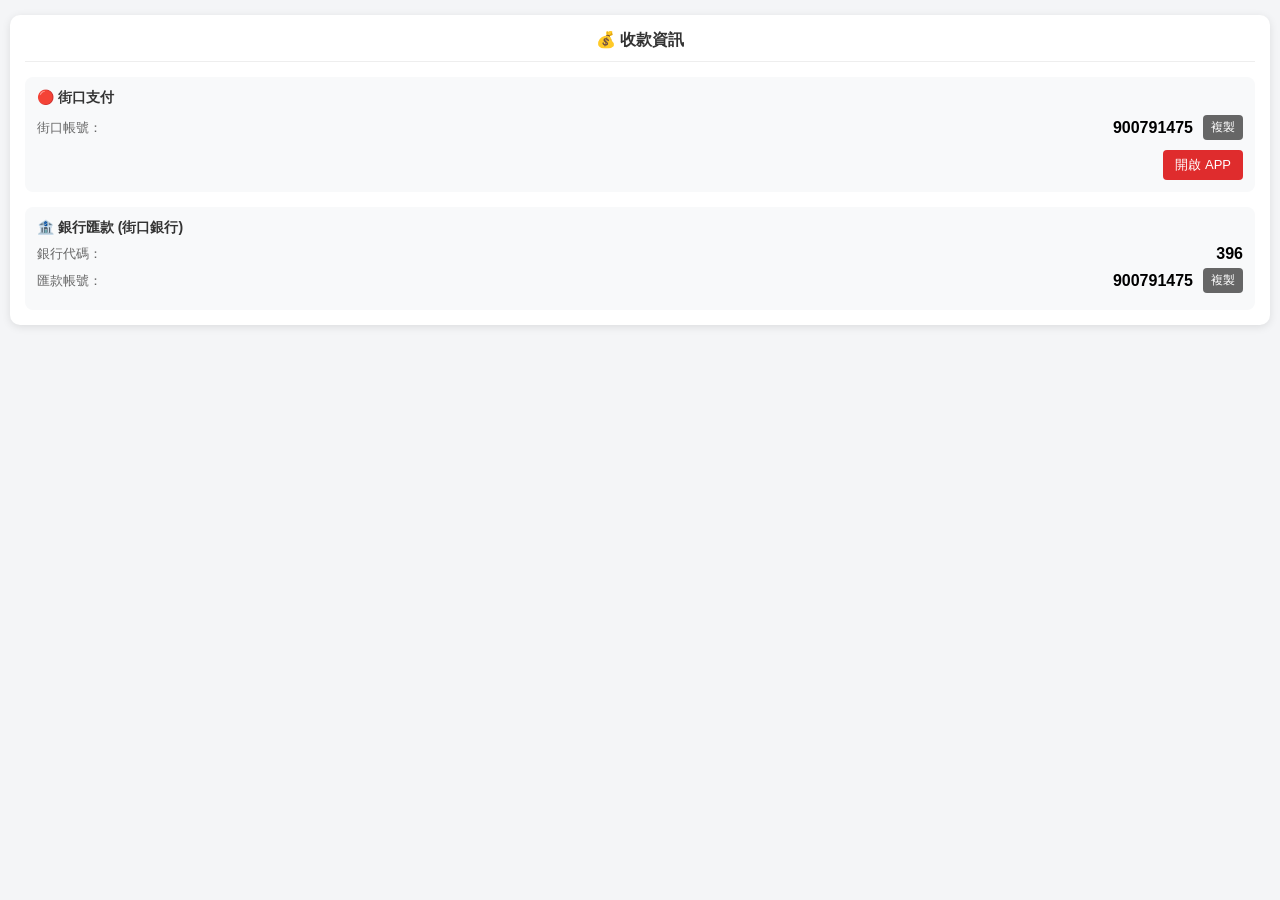
<file: payment.html>
﻿<!DOCTYPE html>
<html lang="zh-TW">
<head>
    <meta charset="UTF-8">
    <meta name="viewport" content="width=device-width, initial-scale=1.0">
    <title>收款資訊</title>
    <script charset="utf-8" src="https://static.line-scdn.net/liff/edge/2/sdk.js"></script>
    <style>
        body { font-family: 'Helvetica Neue', Helvetica, Arial, sans-serif; background-color: #f4f5f7; display: flex; justify-content: center; align-items: flex-start; min-height: 100vh; margin: 0; padding: 15px 10px; box-sizing: border-box; }
        .container { background-color: white; padding: 15px; border-radius: 10px; box-shadow: 0 2px 8px rgba(0,0,0,0.1); width: 100%; max-width: 100%; box-sizing: border-box; }
        h2 { color: #333; margin-top: 0; font-size: 16px; text-align: center; border-bottom: 1px solid #eee; padding-bottom: 10px; margin-bottom: 15px; }
        .payment-box { background: #f8f9fa; padding: 12px; border-radius: 8px; margin-bottom: 15px; }
        .title { font-size: 14px; color: #333; font-weight: bold; margin-bottom: 8px; display: flex; align-items: center; }
        .info-row { display: flex; justify-content: space-between; align-items: center; margin-bottom: 5px; }
        .info-label { font-size: 13px; color: #666; }
        .info-value { font-size: 16px; color: #000; font-weight: bold; }
        .action-btn { background-color: #df2c2d; color: white; border: none; padding: 6px 12px; font-size: 13px; border-radius: 4px; cursor: pointer; text-decoration: none; display: inline-block; }
        .copy-btn { background-color: #666; color: white; border: none; padding: 4px 8px; font-size: 12px; border-radius: 4px; cursor: pointer; margin-left: 10px; }
    </style>
</head>
<body>
    <div class="container">
        <h2>💰 收款資訊</h2>
        
        <div class="payment-box">
            <div class="title">🔴 街口支付</div>
            <div class="info-row">
                <span class="info-label">街口帳號：</span>
                <div style="display: flex; align-items: center;">
                    <span class="info-value">900791475</span>
                    <button class="copy-btn" onclick="copyText('900791475')">複製</button>
                </div>
            </div>
            <div style="margin-top: 10px; text-align: right;">
                <a href="https://service.jkopay.com/r/transfer?j=Transfer:900791475" class="action-btn" target="_blank">開啟 APP</a>
            </div>
        </div>

        <div class="payment-box" style="margin-bottom: 0;">
            <div class="title">🏦 銀行匯款 (街口銀行)</div>
            <div class="info-row">
                <span class="info-label">銀行代碼：</span>
                <span class="info-value">396</span>
            </div>
            <div class="info-row">
                <span class="info-label">匯款帳號：</span>
                <div style="display: flex; align-items: center;">
                    <span class="info-value">900791475</span>
                    <button class="copy-btn" onclick="copyText('900791475')">複製</button>
                </div>
            </div>
        </div>
    </div>

    <script>
        // LIFF 初始化確保瀏覽器功能正常
        liff.init({ liffId: "YOUR_NEW_LIFF_ID" }).catch(err => console.error(err));

        function copyText(text) {
            const tempInput = document.createElement("input");
            tempInput.value = text;
            document.body.appendChild(tempInput);
            tempInput.select();
            document.execCommand("copy");
            document.body.removeChild(tempInput);
            alert("已複製帳號：" + text);
        }
    </script>
</body>
</html>
</file>
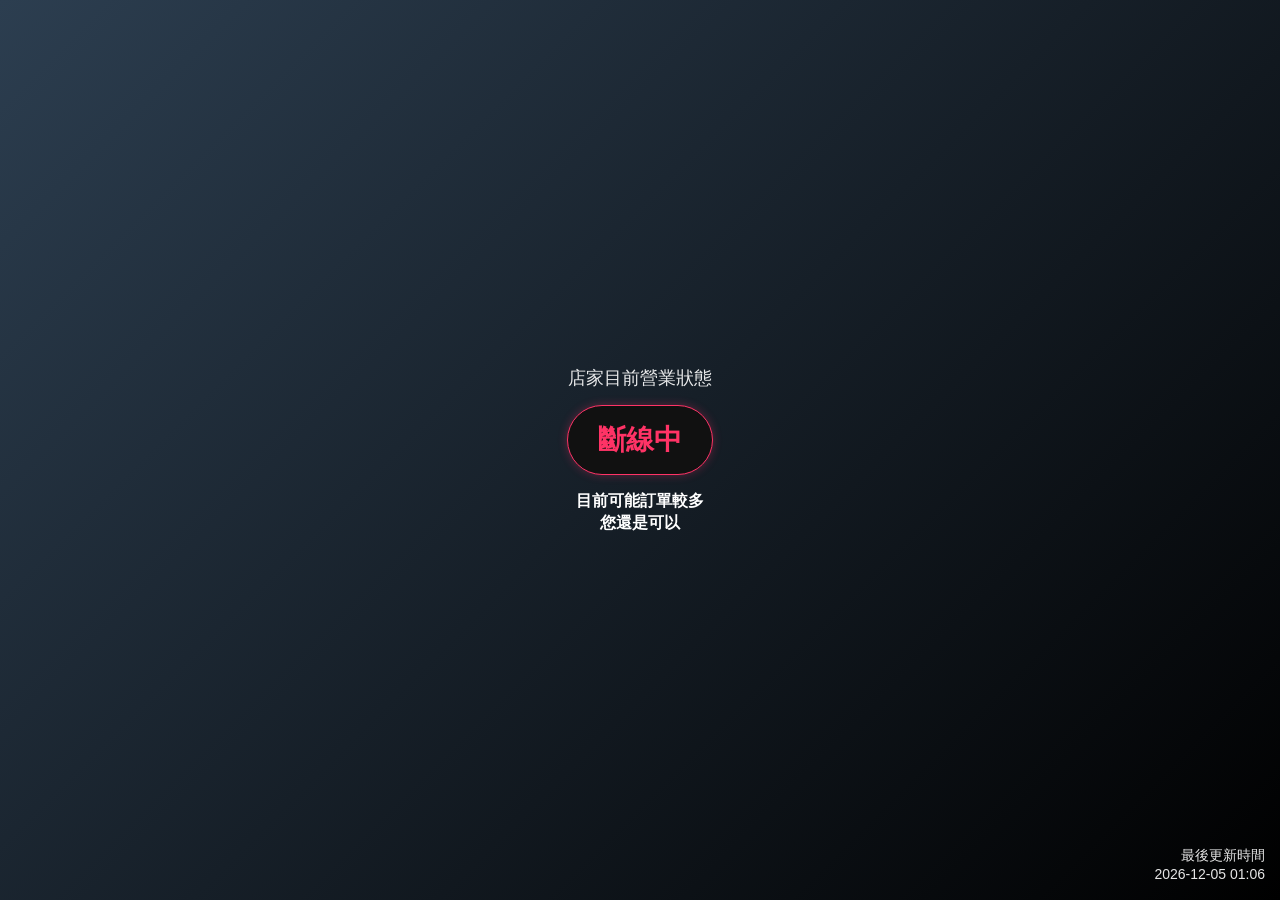
<file: status.html>
<!DOCTYPE html>
<html lang="zh-TW">
<head>
    <meta charset="UTF-8">
    <meta name="viewport" content="width=device-width, initial-scale=1.0, maximum-scale=1.0, user-scalable=no">
    <title>店家目前營業狀態</title>
    <script>
        // ★ 核心優化：最頂端第 0 毫秒立即發起狀態請求，不等 DOM，與頁面渲染並行
        const DEFAULT_API = "https://api.9ysong.shop";
        const ORDER_URL = "https://liff.line.me/2011657436-rGVj5SoG";
        
        let targetApi = DEFAULT_API;
        try {
            const savedUrl = localStorage.getItem('line_url');
            if (savedUrl) targetApi = savedUrl;
        } catch(e) {}
        
        const statusFetch = fetch(targetApi + '/api/status')
            .then(r => r.ok ? r.json() : Promise.reject('API Error'))
            .catch(err => {
                console.error("狀態查詢異常", err);
                return { type: 'offline', text: '斷線中' };
            });

        // 背景非同步更新 config.json（快取動態 URL，不卡死本次）
        fetch('/config.json?t=' + Date.now())
            .then(r => r.json())
            .then(cfg => { if (cfg && cfg.line_url) localStorage.setItem('line_url', cfg.line_url); })
            .catch(() => {});
    </script>
    <style>
        html, body { 
            height: 100%; 
            margin: 0; 
            padding: 0; 
            overflow: hidden; 
        }
        body { 
            font-family: 'Helvetica Neue', Helvetica, Arial, sans-serif; 
            background-color: #f4f5f7; 
            display: flex; 
            flex-direction: column; 
        }
        
        .status-section { 
            flex: 1; 
            padding: 20px; 
            box-sizing: border-box; 
            background: linear-gradient(135deg, #00B900 0%, #008a00 100%); 
            color: white; 
            display: flex; 
            flex-direction: column; 
            justify-content: center; 
            align-items: center; 
        }
        .status-title { font-size: 18px; opacity: 0.9; margin-bottom: 15px; }
        .status-badge { 
            background: white; 
            color: #00B900; 
            padding: 15px 30px; 
            border-radius: 40px; 
            font-size: 28px; 
            font-weight: bold; 
            box-shadow: 0 4px 15px rgba(0,0,0,0.2);
            text-align: center;
        }
        
        .status-section.closed { background: linear-gradient(135deg, #ff3366 0%, #d81b43 100%); }
        .status-section.closed .status-badge { color: #d81b43; }
        
        .status-section.preorder { background: linear-gradient(135deg, #f39c12 0%, #d68910 100%); }
        .status-section.preorder .status-badge { color: #d68910; }
        
        .status-section.busy { background: linear-gradient(135deg, #3498db 0%, #2980b9 100%); }
        .status-section.busy .status-badge { color: #2980b9; font-size: 20px; padding: 15px 25px; }
        
        .status-section.connecting { background: #ffffff; color: #333; }
        .status-section.connecting .status-title { color: #333; }
        .status-section.connecting .status-badge { background: #f0f0f0; color: #666; box-shadow: none; border: 1px solid #ddd; }
        .status-section.connecting .notice-text { color: #999; text-shadow: none; }
        
        .status-section.offline { background: linear-gradient(135deg, #2c3e50 0%, #000000 100%); }
        .status-section.offline .status-title { color: #fff; }
        .status-section.offline .status-badge { background: #111; color: #ff3366; box-shadow: 0 0 10px rgba(255,51,102,0.3); border: 1px solid #ff3366; }
        .status-section.offline .notice-text { color: #ffffff; text-shadow: none; }

        .notice-text {
            font-size: 16px; 
            margin-top: 15px; 
            text-align: center; 
            font-weight: bold; 
            line-height: 1.4; 
            color: #fff200; 
            text-shadow: 0px 1px 2px rgba(0,0,0,0.2);
        }

        .update-time {
            position: absolute;
            bottom: 15px;
            right: 15px;
            text-align: right;
            font-size: 14px;
            color: white;
            line-height: 1.4;
            opacity: 0.9;
        }
        .status-section.connecting .update-time { color: #999; }
    
        .order-btn {
            display: inline-block;
            background-color: #fff200;
            color: #d81b43;
            text-decoration: none;
            padding: 15px 50px;
            font-size: 24px;
            font-weight: bold;
            border-radius: 40px;
            box-shadow: 0 6px 20px rgba(0,0,0,0.3);
            text-align: center;
            margin-top: 30px;
            animation: pulse 2s infinite;
        }
        @keyframes pulse {
            0% { transform: scale(1); }
            50% { transform: scale(1.05); }
            100% { transform: scale(1); }
        }

    </style>
</head>
<body>
    <div id="status-container" class="status-section">
        <div class="status-title">店家目前營業狀態</div>
        <div id="status-text" class="status-badge">接單中</div>
        <div class="notice-text">
            訂單請於3小時前預約<br>
            享優惠不需等待穩定用餐
        </div>
        
        <div id="action-container" style="text-align: center;">
            <a href="https://liff.line.me/2011657436-rGVj5SoG" id="order-link" class="order-btn">開始點餐</a>
        </div>

        <div class="update-time">
            <div>最後更新時間</div>
            <div id="update-time-text">--</div>
        </div>
    </div>

    <script>
        function setStatus(type, text) {
            const container = document.getElementById('status-container');
            const badge = document.getElementById('status-text');
            
            container.className = 'status-section';
            if(type === 'closed') container.classList.add('closed');
            if(type === 'preorder') container.classList.add('preorder');
            if(type === 'busy') container.classList.add('busy');
            if(type === 'connecting') container.classList.add('connecting');
            if(type === 'offline') container.classList.add('offline');
            
            badge.innerText = text;
            
            const actionContainer = document.getElementById('action-container');
            const noticeEl = document.querySelector('.notice-text');
            
            if (actionContainer) {
                if (type === 'connecting' || type === 'closed' || type === 'offline') {
                    actionContainer.style.display = (type === 'connecting') ? 'none' : 'none';
                } else {
                    actionContainer.style.display = 'block';
                }
            }
            
            if (noticeEl) {
                if (type === 'offline') {
                    noticeEl.innerHTML = '目前可能訂單較多<br>您還是可以';
                } else {
                    noticeEl.innerHTML = '訂單請於3小時前預約<br>享優惠不需等待穩定用餐';
                }
            }
            
            if (text && text.length > 10) {
                badge.style.fontSize = "20px";
                badge.style.padding = "15px 25px";
            } else {
                badge.style.fontSize = "";
                badge.style.padding = "";
            }
            
            // 更新時間顯示
            const now = new Date();
            const yyyy = now.getFullYear();
            const mm = String(now.getMonth() + 1).padStart(2, '0');
            const dd = String(now.getDate()).padStart(2, '0');
            const hh = String(now.getHours()).padStart(2, '0');
            const min = String(now.getMinutes()).padStart(2, '0');
            const timeEl = document.getElementById('update-time-text');
            if (timeEl) {
                timeEl.innerText = `${yyyy}-${mm}-${dd} ${hh}:${min}`;
            }
        }

        let autoTimer = null;
        let timerReady = false;
        let apiResult = null;
        let userHandled = false;

        function doRedirect() {
            if (userHandled) return;
            userHandled = true;
            window.location.href = ORDER_URL;
        }

        // 綁定手動點擊
        const btn = document.getElementById('order-link');
        if (btn) {
            btn.addEventListener('click', (e) => {
                clearTimeout(autoTimer);
                userHandled = true;
            });
        }

        // 1. 立即讀取快取秒顯狀態（預設「接單中」）
        let initialType = 'open';
        let initialText = '接單中';
        try {
            const cached = localStorage.getItem('last_store_status');
            if (cached) {
                const s = JSON.parse(cached);
                if (s && s.type && s.text) {
                    initialType = s.type;
                    initialText = s.text;
                }
            }
        } catch(e) {}
        
        setStatus(initialType, initialText);

        // 2. 僅在初始狀態為 open 時啟動 1.5 秒延遲計時
        if (initialType === 'open') {
            autoTimer = setTimeout(() => {
                timerReady = true;
                // 若 API 已經回傳且確認為 open，立即跳轉
                if (apiResult && apiResult.type === 'open') {
                    doRedirect();
                }
            }, 1500);
        }

        // 3. 處理背景早已發出的 API 請求
        statusFetch.then(data => {
            apiResult = data;
            if (data && data.type) {
                try {
                    localStorage.setItem('last_store_status', JSON.stringify(data));
                } catch(e) {}
                
                setStatus(data.type, data.text);

                // 若非接單中，立即取消跳轉，防止誤進
                if (data.type !== 'open') {
                    if (autoTimer) clearTimeout(autoTimer);
                    return;
                }

                // 若為接單中，且 1.5 秒閱讀延遲已經結束，立即執行跳轉
                if (timerReady) {
                    doRedirect();
                }
            }
        });
    </script>
</body>
</html>
</file>
